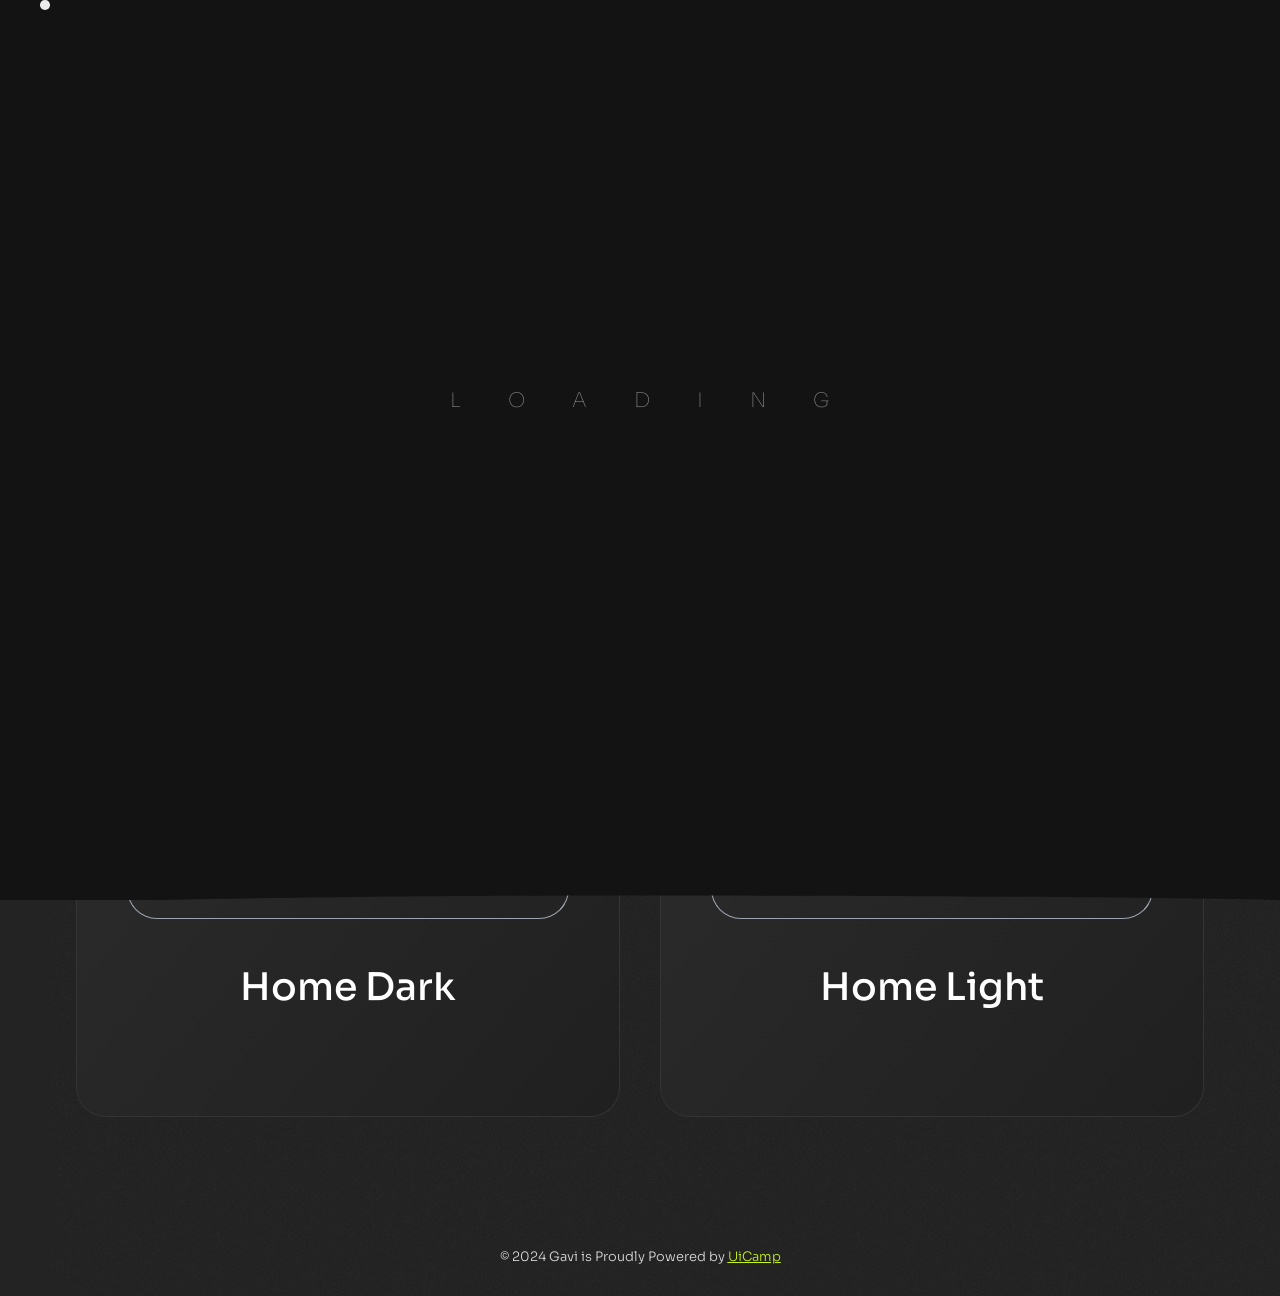
<file: index.html>
<!DOCTYPE html>
<html lang="zxx">
  <head>
    <!-- Metas -->
    <meta charset="utf-8" />
    <meta http-equiv="X-UA-Compatible" content="IE=edge" />
    <meta
      name="viewport"
      content="width=device-width, initial-scale=1, maximum-scale=1"
    />
    <meta
      name="keywords"
      content="HTML5 Template Gavi Multi-Purpose themeforest"
    />
    <meta name="description" content="Gavi - Multi-Purpose HTML5 Template" />
    <meta name="author" content="" />

    <!-- Title  -->
    <title>Gavi</title>

    <!-- Favicon -->
    <link rel="shortcut icon" href="dark/assets/imgs/favicon.ico" />

    <!-- Google Fonts -->
    <link
      href="https://fonts.googleapis.com/css?family=Poppins:100,200,300,400,500,600,700,800,900&display=swap"
      rel="stylesheet"
    />
    <link
      href="https://fonts.googleapis.com/css2?family=Sora:wght@100;200;300;400;500;600;700;800&display=swap"
      rel="stylesheet"
    />
    <link
      href="https://fonts.googleapis.com/css2?family=Space+Grotesk:wght@300;400;500;600;700&display=swap"
      rel="stylesheet"
    />

    <link rel="stylesheet" href="dark/assets/css/plugins.css" />
    <link href="./main.css" rel="stylesheet" />

    <style>
      .custom-width {
        width: calc(100% + 80px);
      }
    </style>
  </head>

  <body class="bg-sub_dark text-[14px] lg:px-[40px]" data-scroll-index="0">
    <div
      class="loader-wrap fixed inset-0 flex items-center justify-center z-50 overflow-hidden bg-transparent"
    >
      <svg
        class="absolute w-screen h-screen fill-current text-[#131313]"
        viewBox="0 0 1000 1000"
        preserveAspectRatio="none"
      >
        <path id="svg" d="M0,1005S175,995,500,995s500,5,500,5V0H0Z"></path>
      </svg>

      <div
        class="loader-wrap-heading relative z-20 text-xl font-thin tracking-wider uppercase"
      >
        <div class="load-text">
          <span class="inline-block animate-loading mx-[20px]">L</span>
          <span
            style="animation-delay: 0.1s"
            class="inline-block animate-loading mx-[20px]"
            >o</span
          >
          <span
            style="animation-delay: 0.2s"
            class="inline-block animate-loading mx-[20px]"
            >a</span
          >
          <span
            style="animation-delay: 0.3s"
            class="inline-block animate-loading mx-[20px]"
            >d</span
          >
          <span
            style="animation-delay: 0.4s"
            class="inline-block animate-loading mx-[20px]"
            >i</span
          >
          <span
            style="animation-delay: 0.5s"
            class="inline-block animate-loading mx-[20px]"
            >n</span
          >
          <span
            style="animation-delay: 0.6s"
            class="inline-block animate-loading mx-[20px]"
            >g</span
          >
        </div>
      </div>
    </div>

    <div class="cursor"></div>
    <div class="progress-wrap cursor-pointer">
      <svg
        class="progress-circle svg-content"
        width="100%"
        height="100%"
        viewBox="-1 -1 102 102"
      >
        <path d="M50,1 a49,49 0 0,1 0,98 a49,49 0 0,1 0,-98" />
      </svg>
    </div>

    <div
      class="lines fixed inset-0 !w-full h-screen flex z-[-1] pointer-events-none"
    >
      <span
        class="h-full !w-[10%] mx-[5%] border-r border-l border-white border-opacity-5 border-dashed"
      ></span>
      <span
        class="h-full !w-[10%] mx-[5%] border-r border-l border-white border-opacity-5 border-dashed"
      ></span>
      <span
        class="h-full !w-[10%] mx-[5%] border-r border-l border-white border-opacity-5 border-dashed"
      ></span>
      <span
        class="h-full !w-[10%] mx-[5%] border-r border-l border-white border-opacity-5 border-dashed"
      ></span>
      <span
        class="h-full !w-[10%] mx-[5%] border-r border-l border-white border-opacity-5 border-dashed"
      ></span>
    </div>

    <div class="flex justify-center pt-[30px] pb-[30px]">
      <div
        class="w-full mx-auto xxl:max-w-[1280px] xl:max-w-[1140px] lg:max-w-[1024px] md:max-w-[768px] sm:max-w-[640px] mx-auto px-[3px]"
      >
        <div class="flex justify-between">
          <div class="px-[15px] flex justify-center items-center">
            <a href="#0" class="w-[60px]">
              <img src="dark/assets/imgs/logo-light.png" alt="" />
            </a>
          </div>
          <div class="px-[15px] lg:flex justify-center items-center hidden">
            <div class="w-full">
              <div class="flex justify-end">
                <a
                  href="#0"
                  class="text-[#fff] text-[14px] font-[400] border border-[#fff] rounded hover:text-[#1d1d1d] hover:bg-[#fff] py-[14px] px-[35px] transition-all duration-500 ease-in-out"
                >
                  <span>By Now</span>
                </a>
              </div>
            </div>
          </div>
        </div>
      </div>
    </div>

    <section class="py-[100px]">
      <div
        class="w-full mx-auto xxl:max-w-[1280px] xl:max-w-[1140px] lg:max-w-[1024px] md:max-w-[768px] sm:max-w-[640px] mx-auto px-[3px]"
      >
        <div class="sec-head mb-[80px]">
          <div class="flex justify-center">
            <div class="px-[15px] lg:w-[75%] w-full">
              <div class="text-center">
                <h1 class="text-[70px] mb-[15px] font-[500]">GAVI</h1>
                <h4 class="font-[500] lg:text-[28px] text-[20px]">
                  Creative Personal
                  <span class="text-main">Portfolio</span> Template
                </h4>
              </div>
            </div>
          </div>
        </div>

        <div
          class="w-full mx-[-25px] mx-auto xxl:max-w-[1280px] xl:max-w-[1140px] lg:max-w-[1024px] md:max-w-[768px] sm:max-w-[640px] mx-auto px-[3px] grid md:grid-cols-2 md:grid-cols-1 item-canter justify-center gap-10"
        >
          <div
            class="card-item px-[25px] bg-dark border border-[#ffffff1a] rounded-30 py-[100px] px-[15px] md:px-[40px] lg:px-[50px] relative mt-[40px]"
          >
            <div class="relative p-[40px] z-3 mt-[40px]">
              <div
                class="border border-[#aaa] rounded-t-md rounded-b-none overflow-hidden"
              >
                <a class="z-3" href="dark/home.html" target="_blank">
                  <img src="demos/1.png" alt="" />
                </a>
              </div>
              <div
                class="custom-width ml-[-40px] h-[30px] border border-gray-400 rounded-b-full z-3"
              ></div>
            </div>
            <div class="text-center z-3">
              <h3 class="font-[500] md:text-[38px] sm:text-[24px]">
                Home Dark
              </h3>
            </div>
          </div>
          <div
            class="card-item px-[25px] bg-dark border border-[#ffffff1a] rounded-30 py-[100px] px-[15px] md:px-[40px] lg:px-[50px] relative mt-[40px]"
          >
            <div class="relative p-[40px] z-3 mt-[40px]">
              <div
                class="border border-[#aaa] rounded-t-md rounded-b-none overflow-hidden"
              >
                <a href="light/home.html" target="_blank">
                  <img src="demos/2.png" alt="" />
                </a>
              </div>
              <div
                class="custom-width ml-[-40px] h-[30px] border border-gray-400 rounded-b-full z-3"
              ></div>
            </div>
            <div class="text-center z-3">
              <h3 class="font-[500] md:text-[38px] sm:text-[24px]">
                Home Light
              </h3>
            </div>
          </div>
        </div>
      </div>
    </section>

    <!-- ==================== End landing ==================== -->

    <!-- ==================== Start Footer ==================== -->

    <footer class="pb-[30px] pt-[30px]">
      <div class="w-full">
        <div class="w-full">
          <div class="col-12 px-[30px] w-full">
            <div class="text-center">
              <p class="text-[13px] text-[#ddd] font-[300]">
                © 2024 Gavi is Proudly Powered by
                <span class="underline text-main"
                  ><a href="https://themeforest.net/user/UiCamp" target="_blank"
                    >UiCamp</a
                  ></span
                >
              </p>
            </div>
          </div>
        </div>
      </div>
    </footer>

    <!-- ==================== End Footer ==================== -->

    <!-- jQuery -->
    <script src="dark/assets/js/jquery-3.6.0.min.js"></script>
    <script src="dark/assets/js/jquery-migrate-3.4.0.min.js"></script>

    <!-- plugins -->
    <script src="dark/assets/js/plugins.js"></script>

    <script src="dark/assets/js/ScrollTrigger.min.js"></script>
    <link rel="stylesheet" href="dark/assets/css/style.css" />

    <!-- custom scripts -->
    <script src="dark/assets/js/scripts.js"></script>
  </body>
</html>
</file>
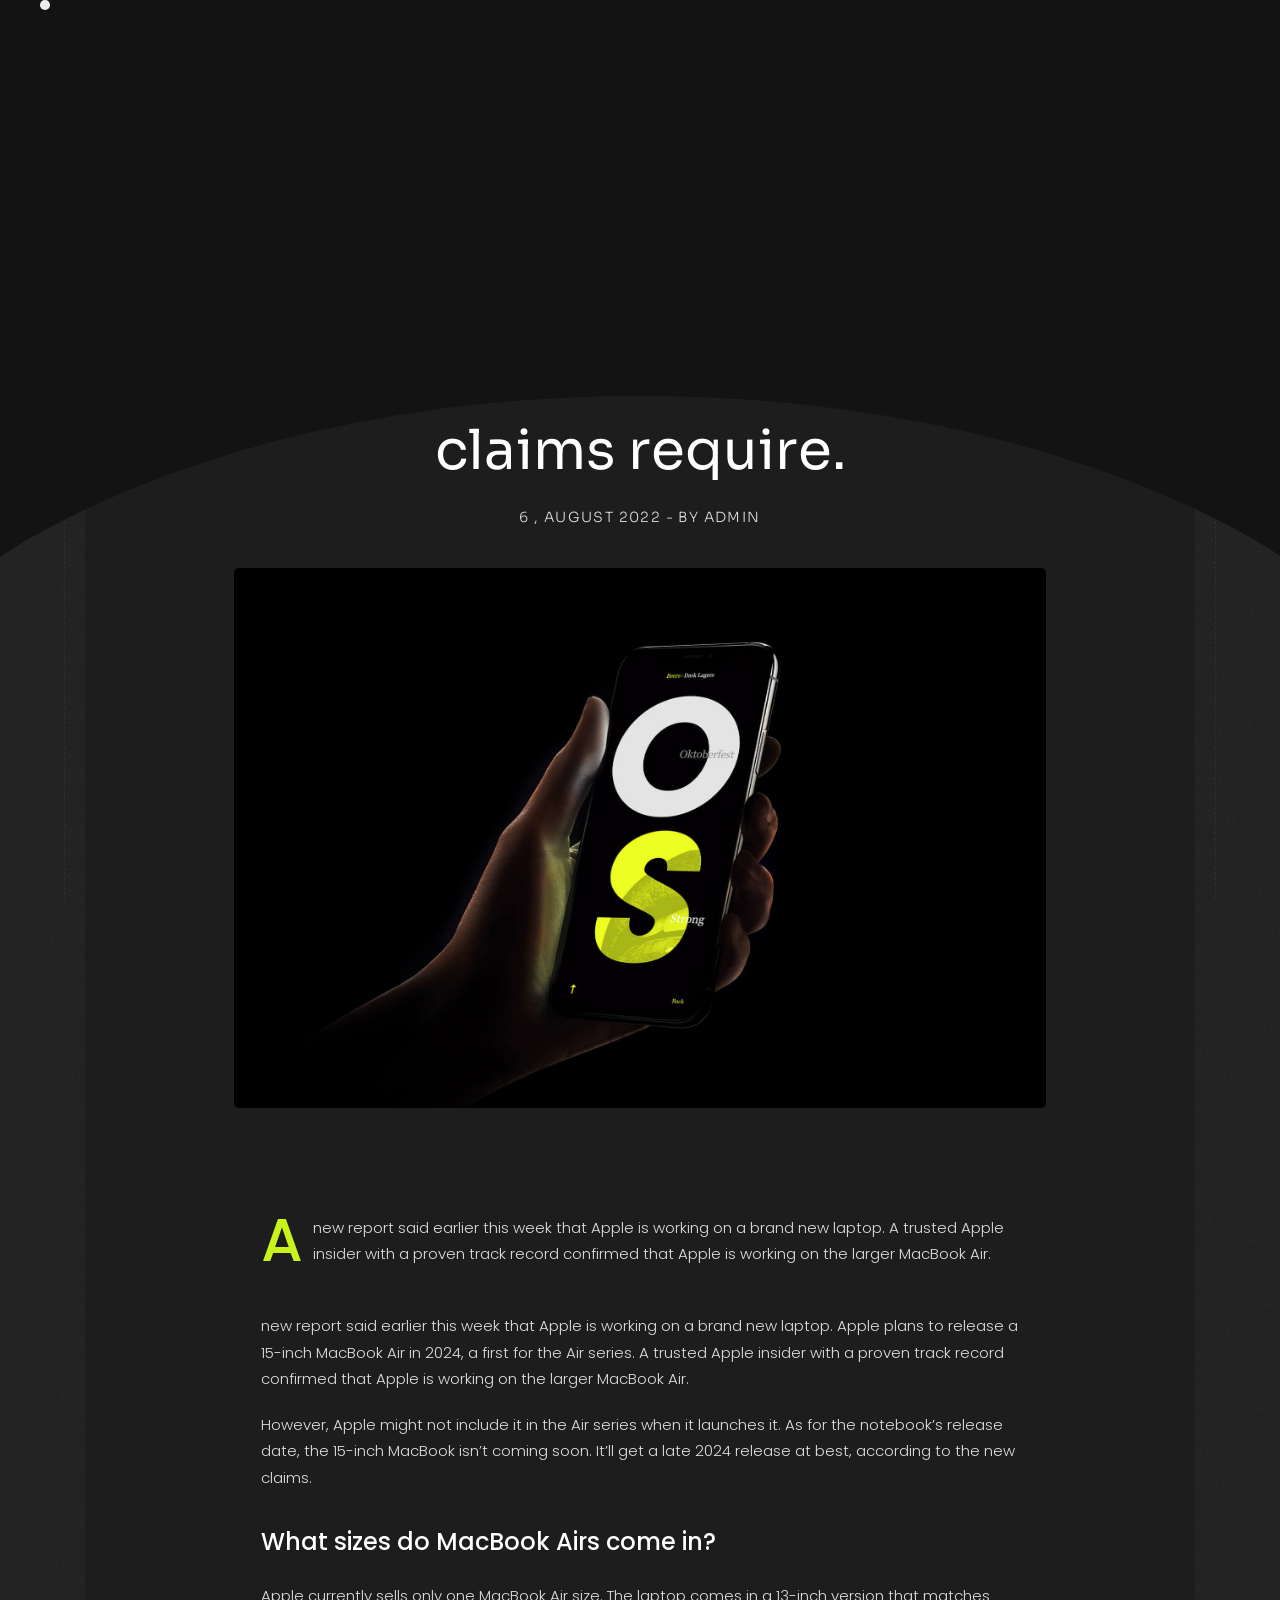
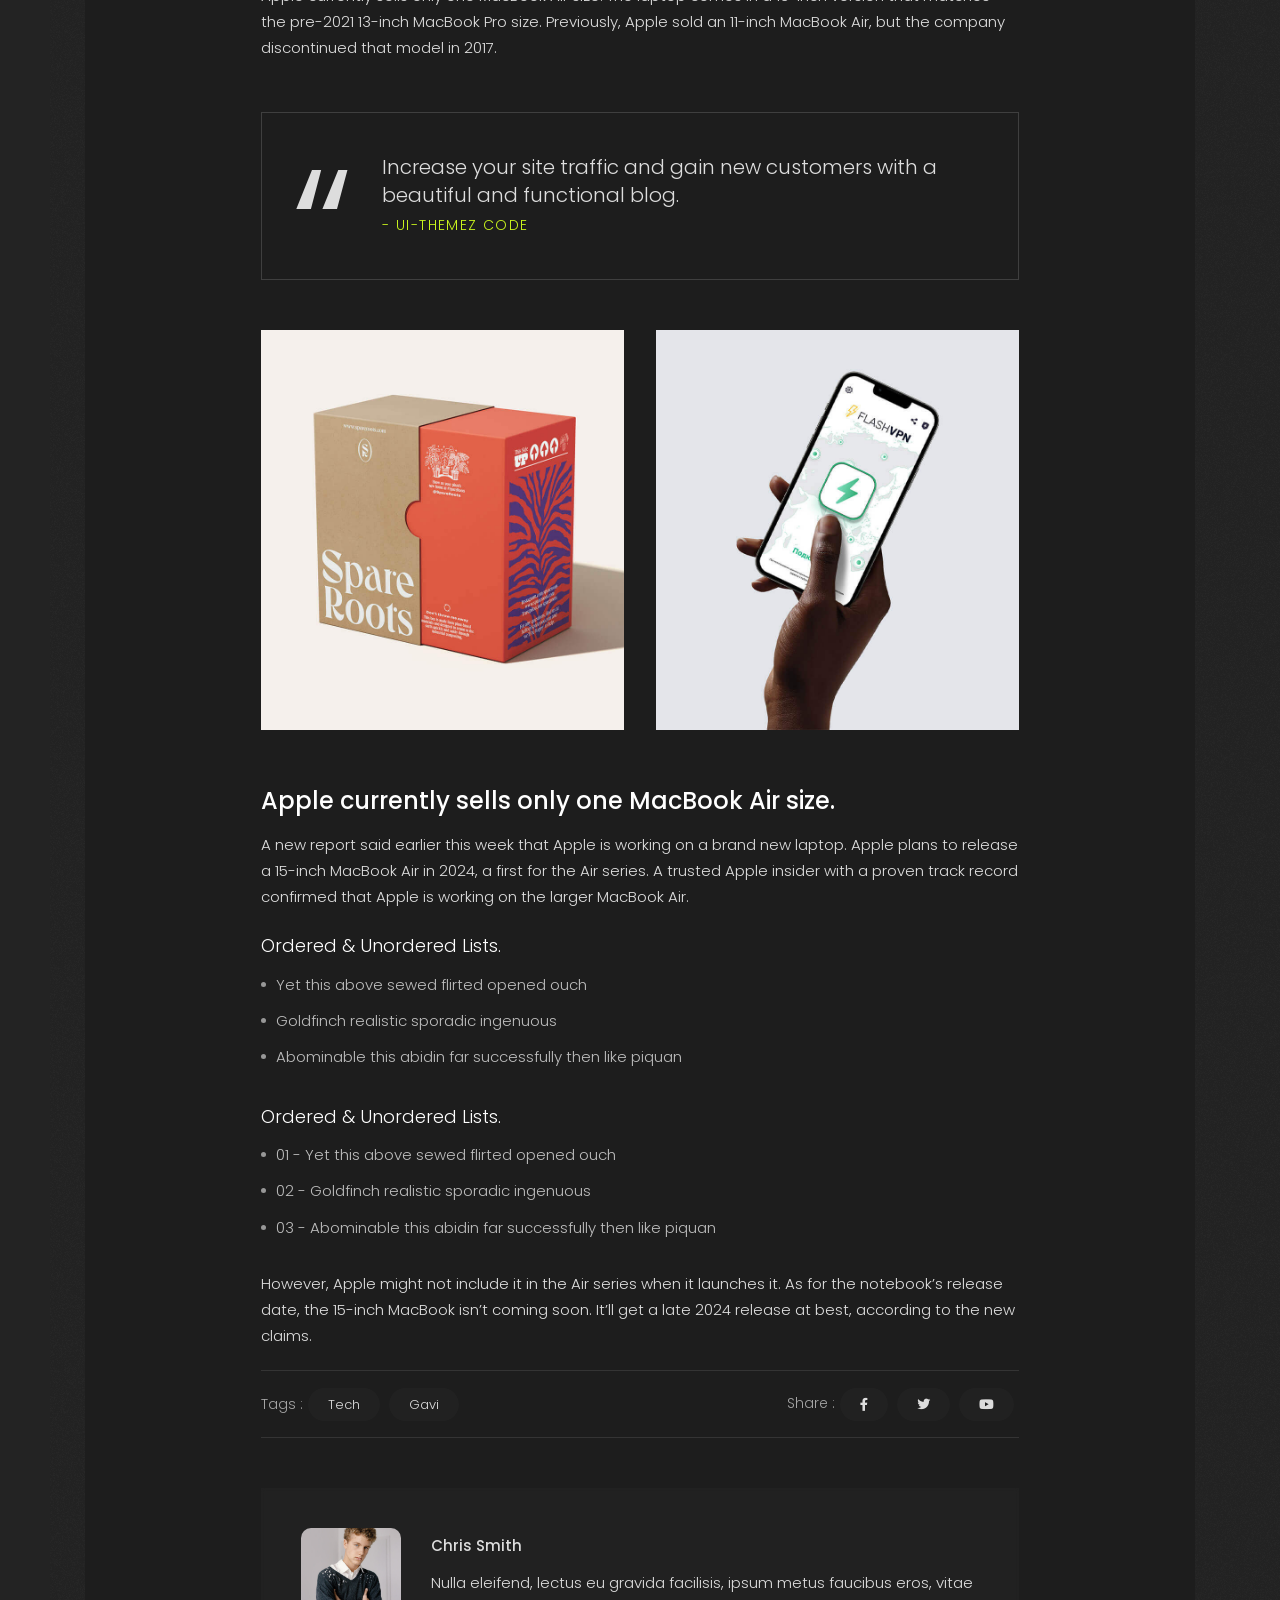
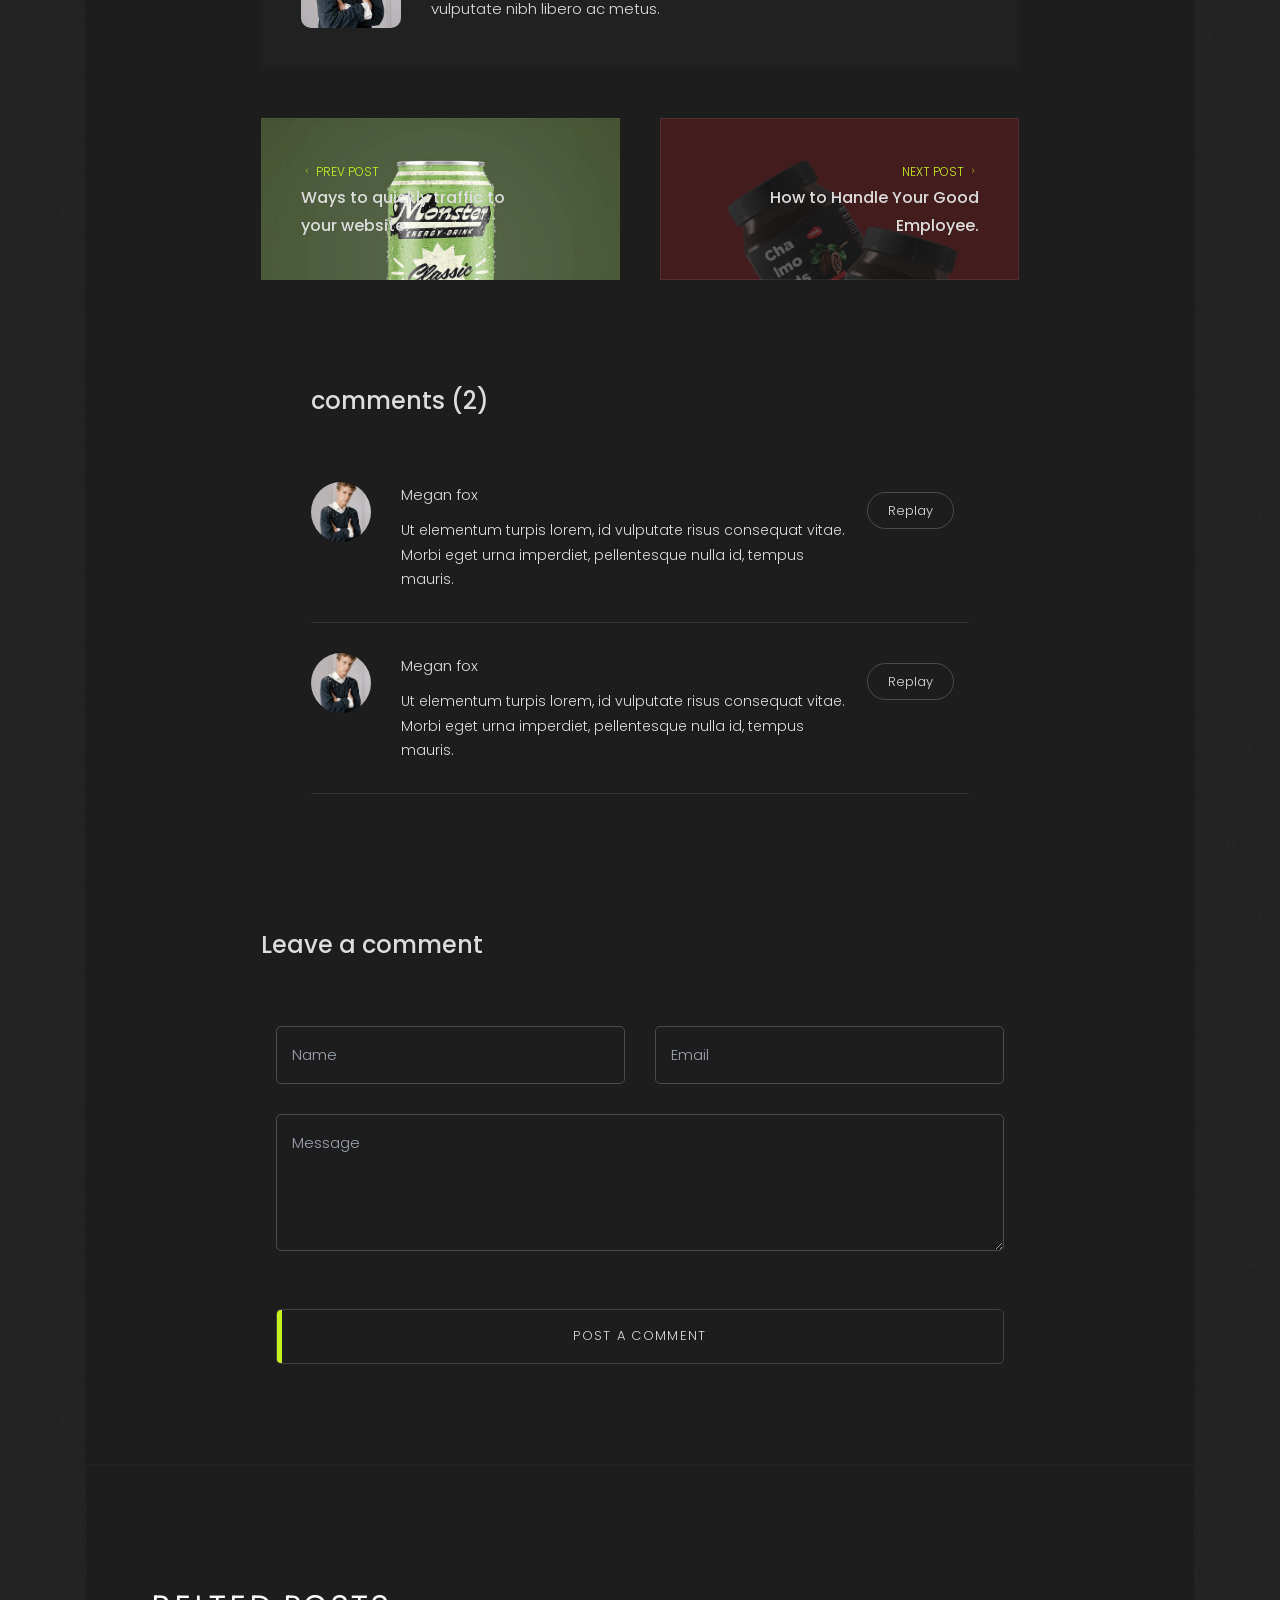
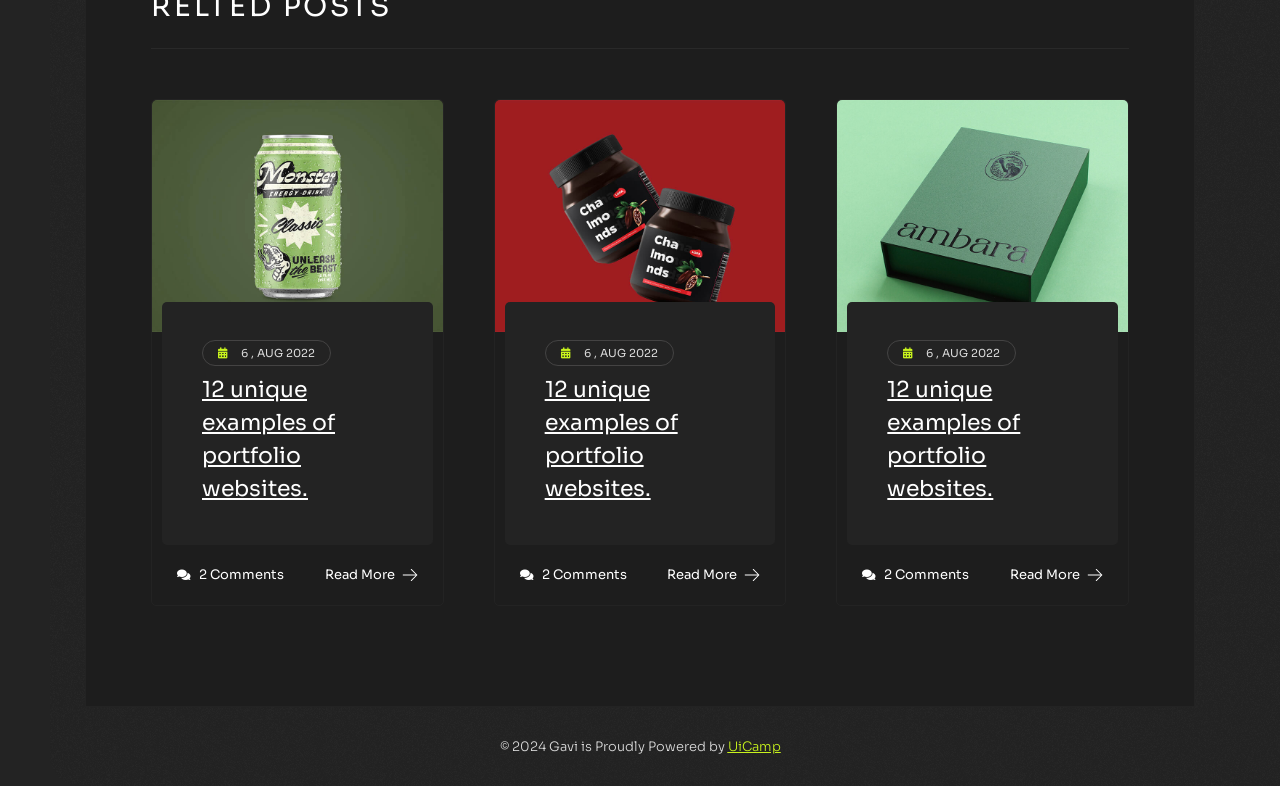
<file: dark/blog-details.html>
<!DOCTYPE html>
<html lang="zxx">
  <head>
    <!-- Metas -->
    <meta charset="utf-8" />
    <meta http-equiv="X-UA-Compatible" content="IE=edge" />
    <meta
      name="viewport"
      content="width=device-width, initial-scale=1, maximum-scale=1"
    />
    <meta
      name="keywords"
      content="HTML5 Template Gavi Multi-Purpose themeforest"
    />
    <meta name="description" content="Gavi - Multi-Purpose HTML5 Template" />
    <meta name="author" content="" />

    <!-- Title  -->
    <title>Gavi</title>

    <!-- Favicon -->
    <link rel="shortcut icon" href="assets/imgs/favicon.ico" />

    <!-- Google Fonts -->
    <link
      href="https://fonts.googleapis.com/css?family=Poppins:100,200,300,400,500,600,700,800,900&display=swap"
      rel="stylesheet"
    />
    <link
      href="https://fonts.googleapis.com/css2?family=Sora:wght@100;200;300;400;500;600;700;800&display=swap"
      rel="stylesheet"
    />
    <link
      href="https://fonts.googleapis.com/css2?family=Space+Grotesk:wght@300;400;500;600;700&display=swap"
      rel="stylesheet"
    />

    <!-- Plugins -->
    <link rel="stylesheet" href="assets/css/plugins.css" />
    <link href="../main.css" rel="stylesheet" />
  </head>

  <body class="bg-sub_dark text-[14px] lg:px-[40px]">
    <div
      class="loader-wrap fixed inset-0 flex items-center justify-center z-50 overflow-hidden bg-transparent"
    >
      <svg
        class="absolute w-screen h-screen fill-current text-[#131313]"
        viewBox="0 0 1000 1000"
        preserveAspectRatio="none"
      >
        <path id="svg" d="M0,1005S175,995,500,995s500,5,500,5V0H0Z"></path>
      </svg>

      <div
        class="loader-wrap-heading relative z-20 text-xl font-thin tracking-wider uppercase"
      >
        <div class="load-text">
          <span class="inline-block animate-loading mx-[20px]">L</span>
          <span
            style="animation-delay: 0.1s"
            class="inline-block animate-loading mx-[20px]"
            >o</span
          >
          <span
            style="animation-delay: 0.2s"
            class="inline-block animate-loading mx-[20px]"
            >a</span
          >
          <span
            style="animation-delay: 0.3s"
            class="inline-block animate-loading mx-[20px]"
            >d</span
          >
          <span
            style="animation-delay: 0.4s"
            class="inline-block animate-loading mx-[20px]"
            >i</span
          >
          <span
            style="animation-delay: 0.5s"
            class="inline-block animate-loading mx-[20px]"
            >n</span
          >
          <span
            style="animation-delay: 0.6s"
            class="inline-block animate-loading mx-[20px]"
            >g</span
          >
        </div>
      </div>
    </div>

    <div class="cursor"></div>
    <div class="progress-wrap cursor-pointer">
      <svg
        class="progress-circle svg-content"
        width="100%"
        height="100%"
        viewBox="-1 -1 102 102"
      >
        <path d="M50,1 a49,49 0 0,1 0,98 a49,49 0 0,1 0,-98" />
      </svg>
    </div>

    <div
      class="lines fixed inset-0 !w-full h-screen flex z-[-1] pointer-events-none"
    >
      <span
        class="h-full !w-[10%] mx-[5%] border-r border-l border-white border-opacity-5 border-dashed"
      ></span>
      <span
        class="h-full !w-[10%] mx-[5%] border-r border-l border-white border-opacity-5 border-dashed"
      ></span>
      <span
        class="h-full !w-[10%] mx-[5%] border-r border-l border-white border-opacity-5 border-dashed"
      ></span>
      <span
        class="h-full !w-[10%] mx-[5%] border-r border-l border-white border-opacity-5 border-dashed"
      ></span>
      <span
        class="h-full !w-[10%] mx-[5%] border-r border-l border-white border-opacity-5 border-dashed"
      ></span>
    </div>

    <div class="nav-top pt-[30px] pb-[30px] relative z-10">
      <div
        class="container py-[6px] relative w-full mx-auto xxl:max-w-[1280px] xl:max-w-[1140px] lg:max-w-[1024px] md:max-w-[768px] sm:max-w-[640px] mx-auto px-[3px]"
      >
        <div class="grid md:grid-cols-12 grid-cols-1">
          <div class="md:col-span-4 col-span-1 px-[15px] flex items-center">
            <a href="#0" class="logo icon-img-60 w-[60px]">
              <img src="assets/imgs/logo-light.png" alt="" />
            </a>
          </div>
          <div class="col-span-1 md:col-span-8 px-[15px]">
            <div class="relative navbar hidden lg:!block">
              <div
                class="row flex flex-col lg:flex-row justify-center lg:justify-end rest"
              >
                <div class="relative">
                  <!-- navbar links -->
                  <ul
                    class="navbar-nav absolute lg:relative py-[40px] lg:py-[0px] border-b-[2px] border-[#ffffff33] bottom-[-300px] lg:bottom-[0px] w-full text-[18px] left-0 lg:relative lg:border-none lg:mt-0 bg-dark lg:bg-transparent flex flex-col gap-y-[4px] lg:gap-y-0 justify-center text-center lg:flex-row lg:justify-normal uppercase lg:text-[13px] lg:font-[300] lg:w-auto"
                  >
                    <li class="nav-item px-[15px] py-[10]">
                      <a href="home.html"><span>Home</span></a>
                    </li>
                    <li class="nav-item px-[15px] py-[10]">
                      <a href="home.html"><span>Services</span></a>
                    </li>
                    <li class="nav-item px-[15px] py-[10]">
                      <a href="home.html"><span>About</span></a>
                    </li>
                    <li class="nav-item px-[15px] py-[10]">
                      <a href="home.html"><span>Portfolio</span></a>
                    </li>
                    <li class="nav-item px-[15px] py-[10]">
                      <a href="home.html"><span>Price</span></a>
                    </li>
                    <li class="nav-item px-[15px] py-[10]">
                      <a href="home.html"><span>Contact</span></a>
                    </li>
                    <li class="nav-item px-[15px] py-[10]">
                      <a href="home.html"><span>Blog</span></a>
                    </li>
                  </ul>
                </div>
              </div>
            </div>
          </div>
        </div>
        <div
          class="nav-butn absolute top-[0] right-[15px] text-[25px] cursor-pointer lg:hidden block"
        >
          <span class="pe-7s-menu"></span>
        </div>
      </div>
    </div>
    <!-- ==================== End Navbar ==================== -->

    <main
      class="container w-full mx-auto xxl:max-w-[1280px] xl:max-w-[1140px] lg:max-w-[1024px] md:max-w-[768px] sm:max-w-[640px] mx-auto px-[15px]"
    >
      <!-- ==================== Start project ==================== -->

      <section
        class="sec-box main-post section-padding bg-dark rounded-t-[15px] py-[100px] px-[15px] md:px-[40px] lg:px-[50px]"
      >
        <div class="row flex justify-center">
          <div class="col-lg-10 px-[15px] md:w-[83.33%] w-full">
            <div class="caption text-center">
              <div class="gat">
                <a
                  class="px-[25px] py-[8px] border-[1px] border-[solid] border-[#ffffff33] rounded-[30px] bg-[#ffffff05] backdrop-filter backdrop-blur-[1px] text-[12px] uppercase tracking-[1px] mx-[2px] my-[0]"
                  href="#0"
                  ><span>Web Design</span></a
                >
                <a
                  class="px-[25px] py-[8px] border-[1px] border-[solid] border-[#ffffff33] rounded-[30px] bg-[#ffffff05] backdrop-filter backdrop-blur-[1px] text-[12px] uppercase tracking-[1px] mx-[2px] my-[0]"
                  href="#0"
                  ><span>Envato</span></a
                >
              </div>
              <h1 class="md:text-[55px] text-[25px] mt-[30px]">
                Network of wormholes colonies extraordinary claims require.
              </h1>
              <p
                class="sub-title text-[14px] uppercase tracking-widest font-[300] text-[#ddd] mt-[15px]"
              >
                6 , August 2022 - By Admin
              </p>
            </div>
            <div class="main-img mb-[80px] mt-[40px] h-[540px] overflow-hidden">
              <img
                src="assets/imgs/blog/m.jpg"
                alt=""
                class="rounded-[5px] w-full h-full object-cover object-center"
              />
            </div>
          </div>
        </div>
        <div class="row flex justify-center">
          <div class="col-lg-9 md:w-[75%] w-full">
            <div
              class="cont leading-[1.75] text-[15px] font-light font-['Poppins',_sans-serif] text-[#ddd] m-0"
            >
              <div class="text mb-[20px]">
                <div class="flex items-center mb-[20px]">
                  <span
                    class="text-[60px] font-[500] text-main mr-[10px] none md:inline-block"
                    >A</span
                  >
                  <p>
                    new report said earlier this week that Apple is working on a
                    brand new laptop. A trusted Apple insider with a proven
                    track record confirmed that Apple is working on the larger
                    MacBook Air.
                  </p>
                </div>
                <p>
                  new report said earlier this week that Apple is working on a
                  brand new laptop. Apple plans to release a 15-inch MacBook Air
                  in 2024, a first for the Air series. A trusted Apple insider
                  with a proven track record confirmed that Apple is working on
                  the larger MacBook Air.
                </p>
              </div>
              <div class="text">
                <p>
                  However, Apple might not include it in the Air series when it
                  launches it. As for the notebook’s release date, the 15-inch
                  MacBook isn’t coming soon. It’ll get a late 2024 release at
                  best, according to the new claims.
                </p>
              </div>
              <div class="title mt-[30px]">
                <h5 class="font-[500] md:text-[24px] text-[18px] text-[#fff]">
                  What sizes do MacBook Airs come in?
                </h5>
              </div>
              <div class="text mt-[20px]">
                <p>
                  Apple currently sells only one MacBook Air size. The laptop
                  comes in a 13-inch version that matches the pre-2021 13-inch
                  MacBook Pro size. Previously, Apple sold an 11-inch MacBook
                  Air, but the company discontinued that model in 2017.
                </p>
              </div>
              <div
                class="post-qoute relative p-[40px] pl-[120px] border-[1px] border border-[#ffffff26] mt-[50px] before:content-['“'] before:absolute before:top-[120px] before:left-[30px] before:text-[180px] before:font-[Poppins] before:leading-[0]"
              >
                <h6
                  class="line-height-28 leading-[28px] text-[18px] md:text-[20px]"
                >
                  <span class="inline-block"
                    >Increase your site traffic and gain new customers with a
                    beautiful and functional blog.</span
                  >
                  <span
                    class="sub-title text-[14px] font-[300] uppercase tracking-widest text-main mt-[20px] mb-0"
                  >
                    - Ui-ThemeZ Code</span
                  >
                </h6>
              </div>
              <div class="mb-[50px] mt-[50px]">
                <div class="flex sm:flex-row flex-col gap-8">
                  <div class="flex-1 col-6">
                    <div class="iner-img h-[400px] sm-mb30">
                      <img
                        class="w-full h-full object-cover object-center"
                        src="assets/imgs/blog/b1.jpg"
                        alt=""
                      />
                    </div>
                  </div>
                  <div class="flex-1 col-6">
                    <div class="iner-img h-[400px]">
                      <img
                        class="w-full h-full object-cover object-center"
                        src="assets/imgs/blog/b2.jpg"
                        alt=""
                      />
                    </div>
                  </div>
                </div>
              </div>
              <div class="title mb-[10px]">
                <h5 class="font-[500] text-[18px] md:text-[24px] text-[#fff]">
                  Apple currently sells only one MacBook Air size.
                </h5>
              </div>
              <div class="text mb-[20px]">
                <p>
                  A new report said earlier this week that Apple is working on a
                  brand new laptop. Apple plans to release a 15-inch MacBook Air
                  in 2024, a first for the Air series. A trusted Apple insider
                  with a proven track record confirmed that Apple is working on
                  the larger MacBook Air.
                </p>
              </div>
              <div class="unorder-list mb-[30px] text-[#fff]">
                <h6 class="mb-[10px] text-[15px] md:text-[18px]">
                  Ordered & Unordered Lists.
                </h6>
                <ul class="rest">
                  <li
                    class="mt-[10px] opacity-70 pl-[15px] relative after:content-[''] after:w-[5px] after:h-[5px] after:rounded-[50%] after:bg-[#ccc] after:absolute after:left-[0] after:top-[10px]"
                  >
                    Yet this above sewed flirted opened ouch
                  </li>
                  <li
                    class="mt-[10px] opacity-70 pl-[15px] relative after:content-[''] after:w-[5px] after:h-[5px] after:rounded-[50%] after:bg-[#ccc] after:absolute after:left-[0] after:top-[10px]"
                  >
                    Goldfinch realistic sporadic ingenuous
                  </li>
                  <li
                    class="mt-[10px] opacity-70 pl-[15px] relative after:content-[''] after:w-[5px] after:h-[5px] after:rounded-[50%] after:bg-[#ccc] after:absolute after:left-[0] after:top-[10px]"
                  >
                    Abominable this abidin far successfully then like piquan
                  </li>
                </ul>
              </div>
              <div class="order-list mb-[30px] text-[#fff]">
                <h6 class="mb-[10px] text-[15px] md:text-[18px] text-[#fff]">
                  Ordered & Unordered Lists.
                </h6>
                <ul class="rest">
                  <li
                    class="mt-[10px] opacity-70 pl-[15px] relative after:content-[''] after:w-[5px] after:h-[5px] after:rounded-[50%] after:bg-[#ccc] after:absolute after:left-[0] after:top-[10px]"
                  >
                    <span>01 -</span> Yet this above sewed flirted opened ouch
                  </li>
                  <li
                    class="mt-[10px] opacity-70 pl-[15px] relative after:content-[''] after:w-[5px] after:h-[5px] after:rounded-[50%] after:bg-[#ccc] after:absolute after:left-[0] after:top-[10px]"
                  >
                    <span>02 -</span> Goldfinch realistic sporadic ingenuous
                  </li>
                  <li
                    class="mt-[10px] opacity-70 pl-[15px] relative after:content-[''] after:w-[5px] after:h-[5px] after:rounded-[50%] after:bg-[#ccc] after:absolute after:left-[0] after:top-[10px]"
                  >
                    <span>03 -</span> Abominable this abidin far successfully
                    then like piquan
                  </li>
                </ul>
              </div>
              <div class="text">
                <p>
                  However, Apple might not include it in the Air series when it
                  launches it. As for the notebook’s release date, the 15-inch
                  MacBook isn’t coming soon. It’ll get a late 2024 release at
                  best, according to the new claims.
                </p>
              </div>

              <div
                class="info-area flex mt-[20px] pb-[20px] pt-[20px] border-t border-[#ffffff1a] border-b"
              >
                <div>
                  <div class="tags flex">
                    <div class="valign">
                      <span class="text-[14px] mr-[5px] opacity-70"
                        >Tags :</span
                      >
                    </div>
                    <div>
                      <a
                        class="px-[20px] py-[7px] text-[13px] bg-[#ffffff05] rounded-[30px] mr-[5px] [transition:all_0.4s] hover:bg-main hover:text-dark"
                        href="#"
                        >Tech</a
                      >
                      <a
                        class="px-[20px] py-[7px] text-[13px] bg-[#ffffff05] rounded-[30px] mr-[5px] [transition:all_0.4s] hover:bg-main hover:text-dark"
                        href="#"
                        >Gavi</a
                      >
                    </div>
                  </div>
                </div>
                <div class="ml-auto">
                  <div class="share-icon flex">
                    <div class="flex items-center justify-center">
                      <span class="text-[14px] mr-[5px] opacity-70"
                        >Share :</span
                      >
                    </div>
                    <div>
                      <a
                        class="px-[20px] py-[7px] text-[13px] bg-[#ffffff05] rounded-[30px] mr-[5px] [transition:all_0.4s] hover:bg-main hover:text-dark"
                        href="https://www.facebook.com/"
                        ><i class="fab fa-facebook-f"></i
                      ></a>
                      <a
                        class="px-[20px] py-[7px] text-[13px] bg-[#ffffff05] rounded-[30px] mr-[5px] [transition:all_0.4s] hover:bg-main hover:text-dark"
                        href="https://www.twitter.com/"
                        ><i class="fab fa-twitter"></i
                      ></a>
                      <a
                        class="px-[20px] py-[7px] text-[13px] bg-[#ffffff05] rounded-[30px] mr-[5px] [transition:all_0.4s] hover:bg-main hover:text-dark"
                        href="https://www.youtube.com/"
                        ><i class="fab fa-youtube"></i
                      ></a>
                    </div>
                  </div>
                </div>
              </div>

              <div
                class="p-[40px] bg-[#ffffff05] backdrop-filter backdrop-blur-[2px] mt-[50px]"
              >
                <div class="flex">
                  <div class="author-img mr-[30px]">
                    <div
                      class="img w-[100px] h-[100px] rounded-[10px] overflow-hidden"
                    >
                      <img
                        src="assets/imgs/blog/author1.jpg"
                        alt=""
                        class="circle-img w-full h-full object-cover object-center"
                      />
                    </div>
                  </div>
                  <div class="cont flex items-center justify-center">
                    <div class="w-full">
                      <h6 class="font-[500] mb-[10px]">Chris Smith</h6>
                      <p
                        class="leading-[1.75] text-[15px] font-light font-['Poppins',_sans-serif] text-[#ddd] m-0"
                      >
                        Nulla eleifend, lectus eu gravida facilisis, ipsum metus
                        faucibus eros, vitae vulputate nibh libero ac metus.
                      </p>
                    </div>
                  </div>
                </div>
              </div>

              <div class="next-prv-post flex gap-[40px] mt-[50px]">
                <div
                  class="thumb-post w-full p-[40px] relative overflow-hidden bg-img bg-cover bg-no-repeat after:content-[''] after:bg-[#1d1d1d] after:z-[-10] after:absolute after:top-[0] after:left-[0] after:right-[0] after:bottom-[0] after:border-[1px] after:border-[solid] after:border-[#ffffff1a] after:opacity-70 after:[transition:all_0.4s]"
                  data-background="assets/imgs/blog/1.jpg"
                >
                  <a href="blog-details.html">
                    <span
                      class="text-[12px] text-u uppercase ls1 leading-[1] text-main mb-[15px]"
                      ><i class="pe-7s-angle-left"></i> Prev Post</span
                    >
                    <h6 class="font-[500] text-[16px]">
                      Ways to quickly traffic to <br />
                      your website.
                    </h6>
                  </a>
                </div>
                <div
                  class="thumb-post ml-auto text-right w-full p-[40px] relative overflow-hidden bg-img bg-cover bg-no-repeat after:content-[''] after:z-[-10] after:bg-[#1d1d1d] after:absolute after:top-[0] after:left-[0] after:right-[0] after:bottom-[0] after:border-[1px] after:border-[solid] after:border-[#ffffff1a] after:opacity-[70%] after:[transition:all_0.4s] z-10"
                  data-background="assets/imgs/blog/2.jpg"
                >
                  <a href="blog-details.html">
                    <span
                      class="text-[12px] text-u uppercase ls1 leading-[1] text-main mb-[15px]"
                      >Next Post <i class="pe-7s-angle-right"></i
                    ></span>
                    <h6 class="font-[500] text-[16px]">
                      How to Handle Your Good Employee.
                    </h6>
                  </a>
                </div>
              </div>

              <div
                class="comments-post section-padding py-[100px] px-[3px] md:px-[40px] lg:px-[50px]"
              >
                <div class="sec-head mb-[60px]">
                  <h5 class="text-[18px] md:text-[24px] font-[500]">
                    comments (2)
                  </h5>
                </div>
                <div
                  class="item-box relative bord-thin-bottom border-b border-[#ffffff1a] pb-[30px] mb-[30px]"
                >
                  <div class="flex md:flex-row flex-col">
                    <div class="user-img mb-[15px] mr-[30px]">
                      <div
                        class="img circle-60 w-[60px] h-[60px] rounded-full line-height-1 overflow-hidden"
                      >
                        <img
                          src="assets/imgs/blog/author1.jpg"
                          alt=""
                          class="circle-img w-full h-full object-cover object-center"
                        />
                      </div>
                    </div>
                    <div class="cont">
                      <h6 class="mb-[10px]">Megan fox</h6>
                      <p class="text-[14px] w-[80%]">
                        Ut elementum turpis lorem, id vulputate risus consequat
                        vitae. Morbi eget urna imperdiet, pellentesque nulla id,
                        tempus mauris.
                      </p>
                    </div>
                  </div>
                  <div class="replay-butn absolute top-[15px] right-[15px]">
                    <a
                      class="text-[13px] px-[20px] py-[8px] border-[1px] border-[solid] border-[#ffffff33] rounded-[30px] [transition:all_0.4s] hover:text-dark hover:bg-main"
                      href="#0"
                    >
                      <span>Replay</span>
                    </a>
                  </div>
                </div>
                <div
                  class="item-box relative bord-thin-bottom border-b border-[#ffffff1a] pb-[30px] mb-[30px]"
                >
                  <div class="flex md:flex-row flex-col">
                    <div class="user-img mb-[15px] mr-[30px]">
                      <div
                        class="img circle-60 w-[60px] h-[60px] rounded-full line-height-1 overflow-hidden"
                      >
                        <img
                          src="assets/imgs/blog/author1.jpg"
                          alt=""
                          class="circle-img w-full h-full object-cover object-center"
                        />
                      </div>
                    </div>
                    <div class="cont">
                      <h6 class="mb-[10px]">Megan fox</h6>
                      <p class="text-[14px] w-[80%]">
                        Ut elementum turpis lorem, id vulputate risus consequat
                        vitae. Morbi eget urna imperdiet, pellentesque nulla id,
                        tempus mauris.
                      </p>
                    </div>
                  </div>
                  <div class="replay-butn absolute top-[15px] right-[15px]">
                    <a
                      class="text-[13px] px-[20px] py-[8px] border-[1px] border-[solid] border-[#ffffff33] rounded-[30px] [transition:all_0.4s] hover:text-dark hover:bg-main"
                      href="#0"
                    >
                      <span>Replay</span>
                    </a>
                  </div>
                </div>
              </div>

              <div class="comments-from">
                <div class="sec-head mb-[60px]">
                  <h5 class="text-[18px] md:text-[24px] font-[500]">
                    Leave a comment
                  </h5>
                </div>
                <form id="contact-form" method="post" action="contact.php">
                  <div class="messages"></div>

                  <div class="controls row grid grid-cols-2">
                    <div class="col-lg-6 col-span-1 px-[15px]">
                      <div class="form-group mb-[30px]">
                        <input
                          class="w-full border-[1px] border-[solid] border-[#ffffff33] rounded-[5px] bg-transparent text-[#fff] p-[15px] [transition:all_0.4s]"
                          id="form_name"
                          type="text"
                          name="name"
                          placeholder="Name"
                          required="required"
                        />
                      </div>
                    </div>

                    <div class="col-lg-6 col-span-1 px-[15px]">
                      <div class="form-group mb-[30px]">
                        <input
                          class="w-full border-[1px] border-[solid] border-[#ffffff33] rounded-[5px] bg-transparent text-[#fff] p-[15px] [transition:all_0.4s]"
                          id="form_email"
                          type="email"
                          name="email"
                          placeholder="Email"
                          required="required"
                        />
                      </div>
                    </div>

                    <div class="col-12 col-span-2 px-[15px]">
                      <div class="form-group mb-[30px]">
                        <textarea
                          class="w-full border-[1px] border-[solid] border-[#ffffff33] rounded-[5px] bg-transparent text-[#fff] p-[15px] [transition:all_0.4s]"
                          id="form_message"
                          name="message"
                          placeholder="Message"
                          rows="4"
                          required="required"
                        ></textarea>
                      </div>
                    </div>

                    <div class="mt-[20px] px-[15px] col-span-2">
                      <button
                        class="px-[35px] w-full hover:text-dark py-[15px] bg-transparent border border-[#444343] w-full tracking-widest text-[13px] relative overflow-hidden rounded-[5px] transtion-all duration-500 uppercase after:content-[''] after:absolute after:top-0 after:left-0 after:w-[5px] after:h-full after:bg-main after:transition-all duration-500 after:duration-500 hover:after:w-full"
                        type="submit "
                      >
                        <span class="text bg-transparent relative !z-10"
                          >Post A Comment</span
                        >
                      </button>
                    </div>
                  </div>
                </form>
              </div>
            </div>
          </div>
        </div>
      </section>

      <!-- ==================== End project ==================== -->

      <!-- ==================== Start Blog ==================== -->

      <div
        class="sec-box blog section-padding bord-thin-top py-[100px] px-[15px] md:px-[40px] lg:px-[50px] bg-dark border border-t-[2px] border-sub_dark"
        data-scroll-index="6"
      >
        <div class="w-full px-[15px]">
          <div class="sec-head pb-[20px] mb-[30px]">
            <h4
              class="sub-title uppercase py-[20px] tracking-widest text-[28px] border-b border-[#ffffff0d]"
            >
              Relted Posts
            </h4>
          </div>
        </div>

        <div class="grid md:grid-cols-3 grid-cols-1 md:gap-x-5">
          <div class="col-lg-4 px-[15px]">
            <div
              class="item md-mb30 wow fadeIn border border-sub_dark rounded-[5px]"
              data-wow-delay=".2s"
            >
              <div class="img rounded-t-[5px] overflow-hidden">
                <img
                  class="w-full h-auto"
                  src="assets/imgs/blog/1.jpg"
                  alt=""
                />
              </div>
              <div class="box px-[10px]">
                <div
                  class="cont relative bg-sub_dark p-[40px] rounded-[5px] mt-[-30px] z-10"
                >
                  <span
                    class="date rounded-[30px] text-[11px] text-[#ddd] py-[5px] px-[15px] uppercase mb-[10px] border border-[#444343]"
                    ><i class="fas fa-calendar-alt mr-[10px] text-main"></i> 6 ,
                    Aug 2022</span
                  >
                  <h5 class="mt-[10px] text-[22px]">
                    <a class="underline" href="blog-details.html"
                      >12 unique examples of portfolio websites.</a
                    >
                  </h5>
                </div>
                <div
                  class="info flex items-center px-[15px] py-[20px] text-[13px]"
                >
                  <div>
                    <span
                      ><i class="fas fa-comments text-[12px] mr-[5px]"></i> 2
                      Comments</span
                    >
                  </div>
                  <div class="ml-auto">
                    <a class="flex" href="blog-details.html"
                      >Read More
                      <svg
                        class="ml-[5px]"
                        width="18"
                        height="18"
                        viewBox="0 0 18 18"
                        fill="none"
                        xmlns="http://www.w3.org/2000/svg"
                      >
                        <path
                          d="M17.2031 10.3281L11.5781 15.9531C11.535 15.9961 11.4839 16.0303 11.4276 16.0536C11.3713 16.077 11.3109 16.089 11.25 16.089C11.1891 16.089 11.1287 16.077 11.0724 16.0536C11.0161 16.0303 10.965 15.9961 10.9219 15.9531C10.8788 15.91 10.8446 15.8588 10.8213 15.8025C10.798 15.7462 10.786 15.6859 10.786 15.6249C10.786 15.564 10.798 15.5036 10.8213 15.4473C10.8446 15.391 10.8788 15.3399 10.9219 15.2968L15.7422 10.4687H3.125C3.00068 10.4687 2.88145 10.4193 2.79354 10.3314C2.70564 10.2435 2.65625 10.1242 2.65625 9.99993C2.65625 9.87561 2.70564 9.75638 2.79354 9.66847C2.88145 9.58056 3.00068 9.53118 3.125 9.53118H15.7422L10.9219 4.70305C10.8349 4.61603 10.786 4.498 10.786 4.37493C10.786 4.25186 10.8349 4.13383 10.9219 4.0468C11.0089 3.95978 11.1269 3.91089 11.25 3.91089C11.3731 3.91089 11.4911 3.95978 11.5781 4.0468L17.2031 9.6718C17.2476 9.71412 17.2829 9.76503 17.3071 9.82143C17.3313 9.87784 17.3438 9.93856 17.3438 9.99993C17.3438 10.0613 17.3313 10.122 17.3071 10.1784C17.2829 10.2348 17.2476 10.2857 17.2031 10.3281Z"
                          fill="currentColor"
                        ></path>
                      </svg>
                    </a>
                  </div>
                </div>
              </div>
            </div>
          </div>
          <div class="col-lg-4 px-[15px]">
            <div
              class="item md-mb30 wow fadeIn border border-sub_dark rounded-[5px]"
              data-wow-delay=".2s"
            >
              <div class="img rounded-t-[5px] overflow-hidden">
                <img
                  class="w-full h-auto"
                  src="assets/imgs/blog/2.jpg"
                  alt=""
                />
              </div>
              <div class="box px-[10px]">
                <div
                  class="cont relative bg-sub_dark p-[40px] rounded-[5px] mt-[-30px] z-10"
                >
                  <span
                    class="date rounded-[30px] text-[11px] text-[#ddd] py-[5px] px-[15px] uppercase mb-[10px] border border-[#444343]"
                    ><i class="fas fa-calendar-alt mr-[10px] text-main"></i> 6 ,
                    Aug 2022</span
                  >
                  <h5 class="mt-[10px] text-[22px]">
                    <a class="underline" href="blog-details.html"
                      >12 unique examples of portfolio websites.</a
                    >
                  </h5>
                </div>
                <div
                  class="info flex items-center px-[15px] py-[20px] text-[13px]"
                >
                  <div>
                    <span
                      ><i class="fas fa-comments text-[12px] mr-[5px]"></i> 2
                      Comments</span
                    >
                  </div>
                  <div class="ml-auto">
                    <a class="flex" href="blog-details.html"
                      >Read More
                      <svg
                        class="ml-[5px]"
                        width="18"
                        height="18"
                        viewBox="0 0 18 18"
                        fill="none"
                        xmlns="http://www.w3.org/2000/svg"
                      >
                        <path
                          d="M17.2031 10.3281L11.5781 15.9531C11.535 15.9961 11.4839 16.0303 11.4276 16.0536C11.3713 16.077 11.3109 16.089 11.25 16.089C11.1891 16.089 11.1287 16.077 11.0724 16.0536C11.0161 16.0303 10.965 15.9961 10.9219 15.9531C10.8788 15.91 10.8446 15.8588 10.8213 15.8025C10.798 15.7462 10.786 15.6859 10.786 15.6249C10.786 15.564 10.798 15.5036 10.8213 15.4473C10.8446 15.391 10.8788 15.3399 10.9219 15.2968L15.7422 10.4687H3.125C3.00068 10.4687 2.88145 10.4193 2.79354 10.3314C2.70564 10.2435 2.65625 10.1242 2.65625 9.99993C2.65625 9.87561 2.70564 9.75638 2.79354 9.66847C2.88145 9.58056 3.00068 9.53118 3.125 9.53118H15.7422L10.9219 4.70305C10.8349 4.61603 10.786 4.498 10.786 4.37493C10.786 4.25186 10.8349 4.13383 10.9219 4.0468C11.0089 3.95978 11.1269 3.91089 11.25 3.91089C11.3731 3.91089 11.4911 3.95978 11.5781 4.0468L17.2031 9.6718C17.2476 9.71412 17.2829 9.76503 17.3071 9.82143C17.3313 9.87784 17.3438 9.93856 17.3438 9.99993C17.3438 10.0613 17.3313 10.122 17.3071 10.1784C17.2829 10.2348 17.2476 10.2857 17.2031 10.3281Z"
                          fill="currentColor"
                        ></path>
                      </svg>
                    </a>
                  </div>
                </div>
              </div>
            </div>
          </div>
          <div class="col-lg-4 px-[15px]">
            <div
              class="item md-mb30 wow fadeIn border border-sub_dark rounded-[5px]"
              data-wow-delay=".2s"
            >
              <div class="img rounded-t-[5px] overflow-hidden">
                <img
                  class="w-full h-auto"
                  src="assets/imgs/blog/3.jpg"
                  alt=""
                />
              </div>
              <div class="box px-[10px]">
                <div
                  class="cont relative bg-sub_dark p-[40px] rounded-[5px] mt-[-30px] z-10"
                >
                  <span
                    class="date rounded-[30px] text-[11px] text-[#ddd] py-[5px] px-[15px] uppercase mb-[10px] border border-[#444343]"
                    ><i class="fas fa-calendar-alt mr-[10px] text-main"></i> 6 ,
                    Aug 2022</span
                  >
                  <h5 class="mt-[10px] text-[22px]">
                    <a class="underline" href="blog-details.html"
                      >12 unique examples of portfolio websites.</a
                    >
                  </h5>
                </div>
                <div
                  class="info flex items-center px-[15px] py-[20px] text-[13px]"
                >
                  <div>
                    <span
                      ><i class="fas fa-comments text-[12px] mr-[5px]"></i> 2
                      Comments</span
                    >
                  </div>
                  <div class="ml-auto">
                    <a class="flex" href="blog-details.html"
                      >Read More
                      <svg
                        class="ml-[5px]"
                        width="18"
                        height="18"
                        viewBox="0 0 18 18"
                        fill="none"
                        xmlns="http://www.w3.org/2000/svg"
                      >
                        <path
                          d="M17.2031 10.3281L11.5781 15.9531C11.535 15.9961 11.4839 16.0303 11.4276 16.0536C11.3713 16.077 11.3109 16.089 11.25 16.089C11.1891 16.089 11.1287 16.077 11.0724 16.0536C11.0161 16.0303 10.965 15.9961 10.9219 15.9531C10.8788 15.91 10.8446 15.8588 10.8213 15.8025C10.798 15.7462 10.786 15.6859 10.786 15.6249C10.786 15.564 10.798 15.5036 10.8213 15.4473C10.8446 15.391 10.8788 15.3399 10.9219 15.2968L15.7422 10.4687H3.125C3.00068 10.4687 2.88145 10.4193 2.79354 10.3314C2.70564 10.2435 2.65625 10.1242 2.65625 9.99993C2.65625 9.87561 2.70564 9.75638 2.79354 9.66847C2.88145 9.58056 3.00068 9.53118 3.125 9.53118H15.7422L10.9219 4.70305C10.8349 4.61603 10.786 4.498 10.786 4.37493C10.786 4.25186 10.8349 4.13383 10.9219 4.0468C11.0089 3.95978 11.1269 3.91089 11.25 3.91089C11.3731 3.91089 11.4911 3.95978 11.5781 4.0468L17.2031 9.6718C17.2476 9.71412 17.2829 9.76503 17.3071 9.82143C17.3313 9.87784 17.3438 9.93856 17.3438 9.99993C17.3438 10.0613 17.3313 10.122 17.3071 10.1784C17.2829 10.2348 17.2476 10.2857 17.2031 10.3281Z"
                          fill="currentColor"
                        ></path>
                      </svg>
                    </a>
                  </div>
                </div>
              </div>
            </div>
          </div>
        </div>
      </div>
      <!-- ==================== End Blog ==================== -->
    </main>

    <!-- ==================== Start Footer ==================== -->
    <footer class="pb-[30px] pt-[30px]">
      <div class="w-full">
        <div class="w-full">
          <div class="col-12 px-[30px] w-full">
            <div class="text-center">
              <p class="text-[13px] text-[#ddd] font-[300]">
                © 2024 Gavi is Proudly Powered by
                <span class="underline text-main"
                  ><a href="https://themeforest.net/user/UiCamp" target="_blank"
                    >UiCamp</a
                  ></span
                >
              </p>
            </div>
          </div>
        </div>
      </div>
    </footer>

    <!-- ==================== End Footer ==================== -->

    <!-- jQuery -->
    <script src="assets/js/jquery-3.6.0.min.js"></script>
    <script src="assets/js/jquery-migrate-3.4.0.min.js"></script>

    <!-- plugins -->
    <script src="assets/js/plugins.js"></script>

    <script src="assets/js/ScrollTrigger.min.js"></script>
    <link rel="stylesheet" href="assets/css/style.css" />

    <!-- custom scripts -->
    <script src="assets/js/scripts.js"></script>
  </body>
</html>
</file>
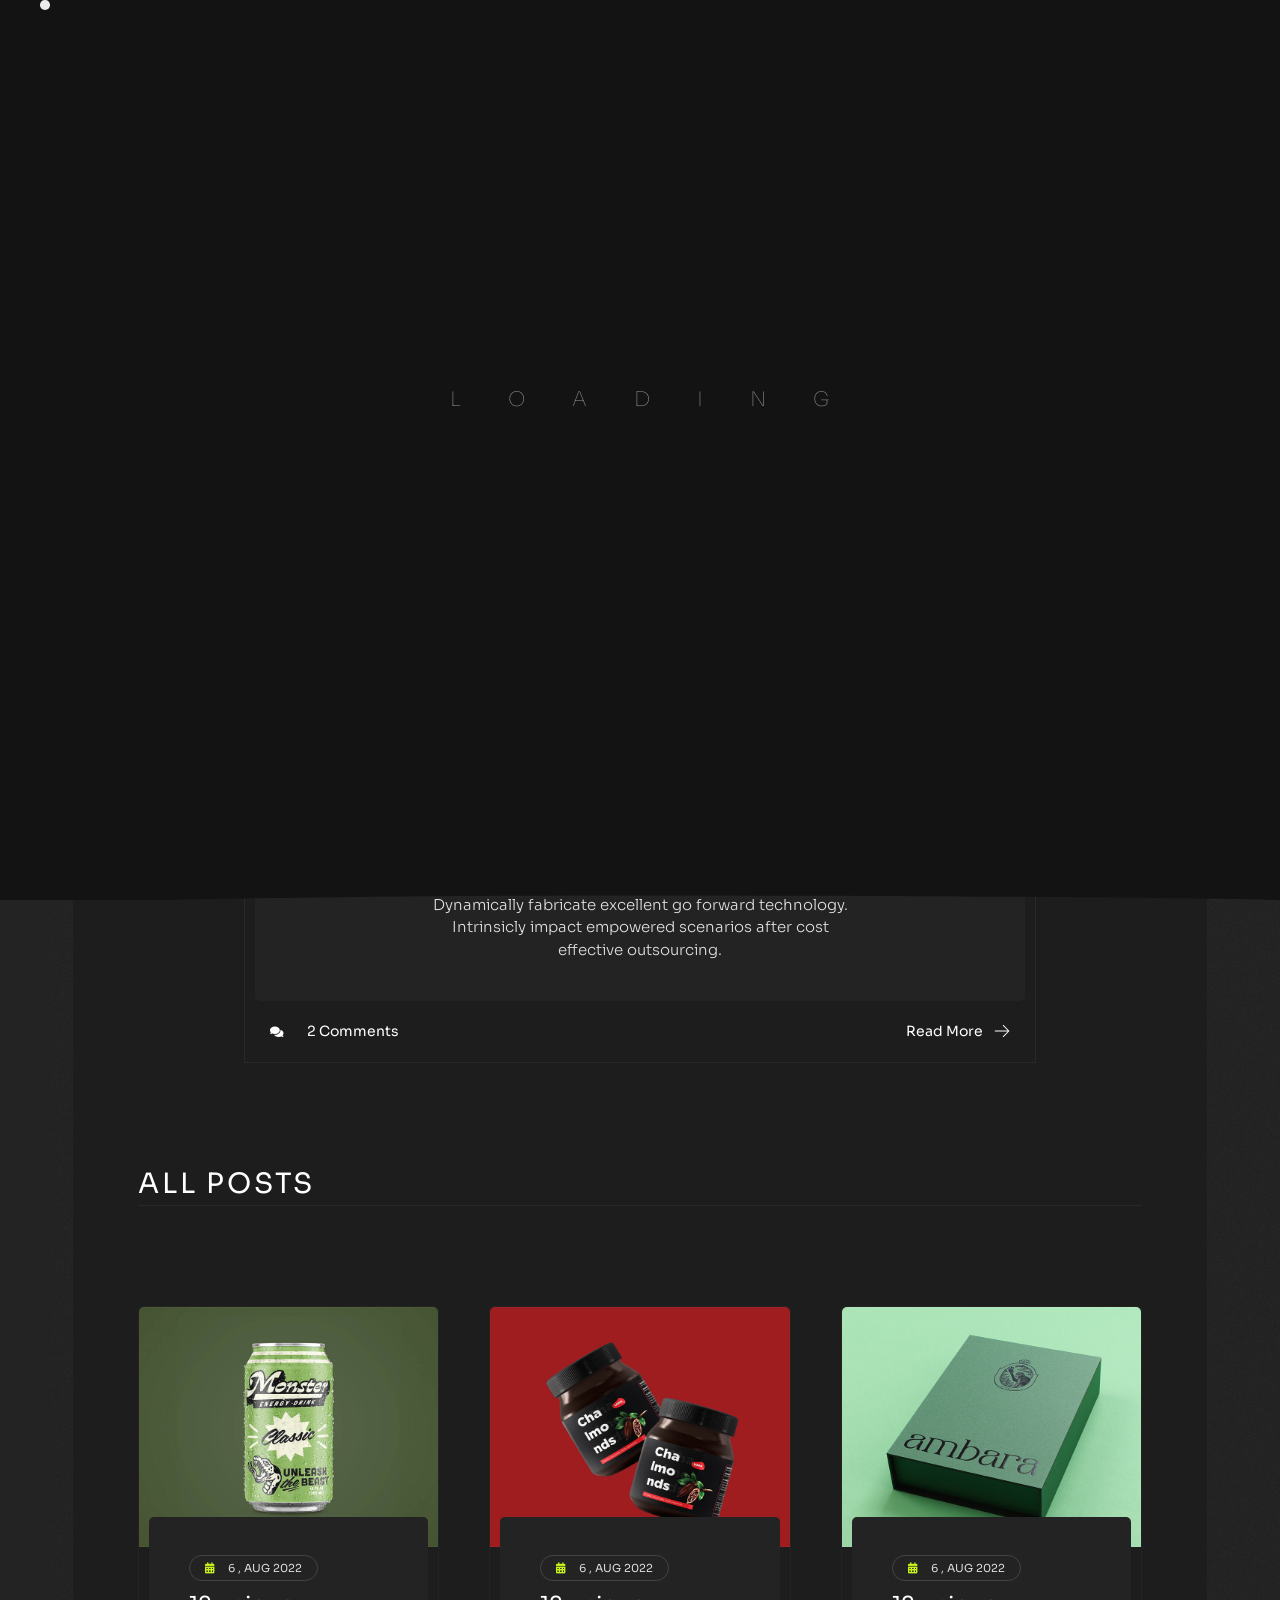
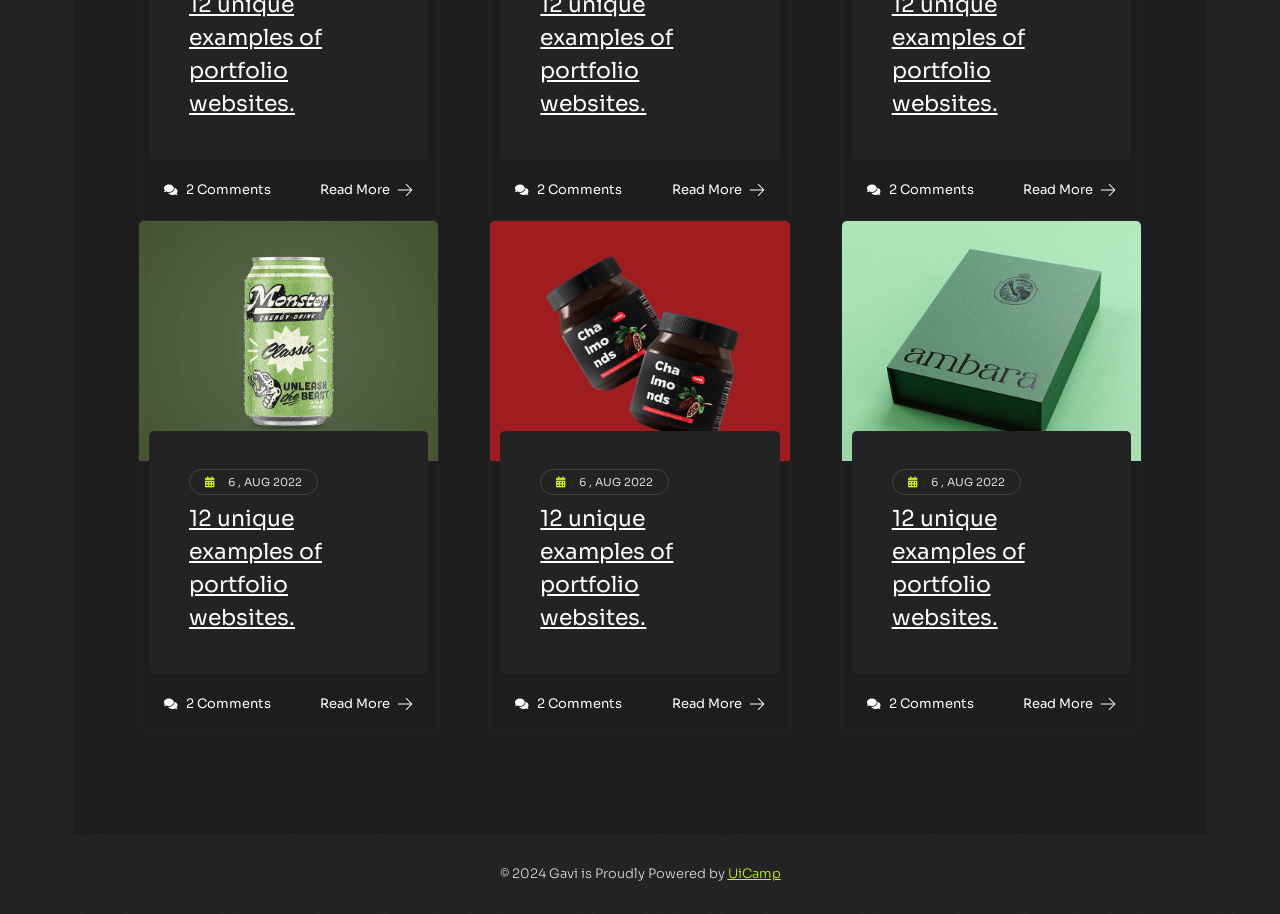
<file: dark/blogs.html>
<!DOCTYPE html>
<html lang="zxx">
  <head>
    <!-- Metas -->
    <meta charset="utf-8" />
    <meta http-equiv="X-UA-Compatible" content="IE=edge" />
    <meta
      name="viewport"
      content="width=device-width, initial-scale=1, maximum-scale=1"
    />
    <meta
      name="keywords"
      content="HTML5 Template Gavi Multi-Purpose themeforest"
    />
    <meta name="description" content="Gavi - Multi-Purpose HTML5 Template" />
    <meta name="author" content="" />

    <!-- Title  -->
    <title>Gavi</title>

    <!-- Favicon -->
    <link rel="shortcut icon" href="assets/imgs/favicon.ico" />

    <!-- Google Fonts -->
    <link
      href="https://fonts.googleapis.com/css?family=Poppins:100,200,300,400,500,600,700,800,900&display=swap"
      rel="stylesheet"
    />
    <link
      href="https://fonts.googleapis.com/css2?family=Sora:wght@100;200;300;400;500;600;700;800&display=swap"
      rel="stylesheet"
    />
    <link
      href="https://fonts.googleapis.com/css2?family=Space+Grotesk:wght@300;400;500;600;700&display=swap"
      rel="stylesheet"
    />

    <!-- Plugins -->
    <link rel="stylesheet" href="assets/css/plugins.css" />
    <link href="../main.css" rel="stylesheet" />

    <!-- Core Style Css -->
  </head>

  <body class="bg-sub_dark text-[14px] lg:px-[40px]">
    <div
      class="loader-wrap fixed inset-0 flex items-center justify-center z-50 overflow-hidden bg-transparent"
    >
      <svg
        class="absolute w-screen h-screen fill-current text-[#131313]"
        viewBox="0 0 1000 1000"
        preserveAspectRatio="none"
      >
        <path id="svg" d="M0,1005S175,995,500,995s500,5,500,5V0H0Z"></path>
      </svg>

      <div
        class="loader-wrap-heading relative z-20 text-xl font-thin tracking-wider uppercase"
      >
        <div class="load-text">
          <span class="inline-block animate-loading mx-[20px]">L</span>
          <span
            style="animation-delay: 0.1s"
            class="inline-block animate-loading mx-[20px]"
            >o</span
          >
          <span
            style="animation-delay: 0.2s"
            class="inline-block animate-loading mx-[20px]"
            >a</span
          >
          <span
            style="animation-delay: 0.3s"
            class="inline-block animate-loading mx-[20px]"
            >d</span
          >
          <span
            style="animation-delay: 0.4s"
            class="inline-block animate-loading mx-[20px]"
            >i</span
          >
          <span
            style="animation-delay: 0.5s"
            class="inline-block animate-loading mx-[20px]"
            >n</span
          >
          <span
            style="animation-delay: 0.6s"
            class="inline-block animate-loading mx-[20px]"
            >g</span
          >
        </div>
      </div>
    </div>

    <div class="cursor"></div>
    <div class="progress-wrap cursor-pointer">
      <svg
        class="progress-circle svg-content"
        width="100%"
        height="100%"
        viewBox="-1 -1 102 102"
      >
        <path d="M50,1 a49,49 0 0,1 0,98 a49,49 0 0,1 0,-98" />
      </svg>
    </div>

    <div
      class="lines fixed inset-0 !w-full h-screen flex z-[-1] pointer-events-none"
    >
      <span
        class="h-full !w-[10%] mx-[5%] border-r border-l border-white border-opacity-5 border-dashed"
      ></span>
      <span
        class="h-full !w-[10%] mx-[5%] border-r border-l border-white border-opacity-5 border-dashed"
      ></span>
      <span
        class="h-full !w-[10%] mx-[5%] border-r border-l border-white border-opacity-5 border-dashed"
      ></span>
      <span
        class="h-full !w-[10%] mx-[5%] border-r border-l border-white border-opacity-5 border-dashed"
      ></span>
      <span
        class="h-full !w-[10%] mx-[5%] border-r border-l border-white border-opacity-5 border-dashed"
      ></span>
    </div>
    <div class="nav-top pt-[30px] pb-[30px] relative z-10">
      <div
        class="container py-[6px] relative w-full mx-auto xxl:max-w-[1280px] xl:max-w-[1140px] lg:max-w-[1024px] md:max-w-[768px] sm:max-w-[640px] mx-auto px-[3px]"
      >
        <div class="grid md:grid-cols-12 grid-cols-1">
          <div class="md:col-span-4 col-span-1 px-[15px] flex items-center">
            <a href="#0" class="logo icon-img-60 w-[60px]">
              <img src="assets/imgs/logo-light.png" alt="" />
            </a>
          </div>
          <div class="col-span-1 md:col-span-8 px-[15px]">
            <div class="relative navbar hidden lg:!block">
              <div
                class="row flex flex-col lg:flex-row justify-center lg:justify-end rest"
              >
                <div class="relative">
                  <!-- navbar links -->
                  <ul
                    class="navbar-nav absolute lg:relative py-[40px] lg:py-[0px] border-b-[2px] border-[#ffffff33] bottom-[-300px] lg:bottom-[0px] w-full text-[18px] left-0 lg:relative lg:border-none lg:mt-0 bg-dark lg:bg-transparent flex flex-col gap-y-[4px] lg:gap-y-0 justify-center text-center lg:flex-row lg:justify-normal uppercase lg:text-[13px] lg:font-[300] lg:w-auto"
                  >
                    <li class="nav-item px-[15px] py-[10]">
                      <a href="home.html"><span>Home</span></a>
                    </li>
                    <li class="nav-item px-[15px] py-[10]">
                      <a href="home.html"><span>Services</span></a>
                    </li>
                    <li class="nav-item px-[15px] py-[10]">
                      <a href="home.html"><span>About</span></a>
                    </li>
                    <li class="nav-item px-[15px] py-[10]">
                      <a href="home.html"><span>Portfolio</span></a>
                    </li>
                    <li class="nav-item px-[15px] py-[10]">
                      <a href="home.html"><span>Price</span></a>
                    </li>
                    <li class="nav-item px-[15px] py-[10]">
                      <a href="home.html"><span>Contact</span></a>
                    </li>
                    <li class="nav-item px-[15px] py-[10]">
                      <a href="home.html"><span>Blog</span></a>
                    </li>
                  </ul>
                </div>
              </div>
            </div>
          </div>
        </div>
        <div
          class="nav-butn absolute top-[0] right-[15px] text-[25px] cursor-pointer lg:hidden block"
        >
          <span class="pe-7s-menu"></span>
        </div>
      </div>
    </div>

    <!-- ==================== End Navbar ==================== -->

    <main
      class="container w-full mx-auto xxl:max-w-[1280px] xl:max-w-[1140px] lg:max-w-[1024px] md:max-w-[768px] sm:max-w-[640px] mx-auto px-[3px]"
    >
      <!-- ==================== Start Blog ==================== -->

      <section
        class="sec-box blog-main section-padding bg-dark rounded-t-[15px] py-[100px] px-[3px] md:px-[40px] lg:px-[50px]"
      >
        <div class="sec-head text-center mb-[80px]">
          <h6
            class="sub-title opacity-[70%] mb-[15px] text-[14px] font-[300] uppercase tracking-widest"
          >
            Our Blogs
          </h6>
          <h3 class="text-[24px] md:text-[30px] font-[500]">
            <span class="text-main">Articles</span> & Resources
          </h3>
        </div>
        <div class="row xs:px-0 sm:px-[3px] md:px-[1.5rem] flex justify-center">
          <div class="md:w-[83.333%] w-full px-[15px]">
            <div class="item border border-[#ffffff0d]">
              <div class="img h-[440px] rounded-t-[5px] overflow-hidden">
                <img
                  class="w-full h-full object-cover object-center"
                  src="assets/imgs/blog/m1.jpg"
                  alt=""
                />
              </div>
              <div class="box px-[10px]">
                <div
                  class="cont text-center p-[40px] bg-sub_dark relative mt-[-30px] rounded-[5px] z-10"
                >
                  <span
                    class="date rounded-[30px] text-[11px] text-[#ddd] py-[8px] px-[15px] uppercase mb-[10px] border border-[#444343]"
                    ><i class="fas fa-calendar-alt mr-[10px] text-main"></i> 6 ,
                    Aug 2022</span
                  >
                  <h4 class="text-[20px] md:text-[28px] font-[500] mt-[10px]">
                    <a class="md:w-[75%] w-full" href="blog-details.html"
                      >12 unique examples of portfolio websites.</a
                    >
                  </h4>
                  <div class="flex justify-center mt-[15px]">
                    <div class="col-lg-8 px-[15px] md:w-[66.66%] w-full">
                      <p class="text-[#ddd] font-[300] text-[15px]">
                        Dynamically fabricate excellent go forward technology.
                        Intrinsicly impact empowered scenarios after cost
                        effective outsourcing.
                      </p>
                    </div>
                  </div>
                </div>
                <div class="info py-[20px] px-[15px] flex items-center">
                  <div>
                    <span
                      ><i class="fas fa-comments text-[12px] mr-5"></i> 2
                      Comments</span
                    >
                  </div>
                  <div class="ml-auto">
                    <a class="flex gap-1" href="blog-details.html"
                      >Read More
                      <svg
                        class="ml-[5px]"
                        width="18"
                        height="18"
                        viewBox="0 0 18 18"
                        fill="none"
                        xmlns="http://www.w3.org/2000/svg"
                      >
                        <path
                          d="M17.2031 10.3281L11.5781 15.9531C11.535 15.9961 11.4839 16.0303 11.4276 16.0536C11.3713 16.077 11.3109 16.089 11.25 16.089C11.1891 16.089 11.1287 16.077 11.0724 16.0536C11.0161 16.0303 10.965 15.9961 10.9219 15.9531C10.8788 15.91 10.8446 15.8588 10.8213 15.8025C10.798 15.7462 10.786 15.6859 10.786 15.6249C10.786 15.564 10.798 15.5036 10.8213 15.4473C10.8446 15.391 10.8788 15.3399 10.9219 15.2968L15.7422 10.4687H3.125C3.00068 10.4687 2.88145 10.4193 2.79354 10.3314C2.70564 10.2435 2.65625 10.1242 2.65625 9.99993C2.65625 9.87561 2.70564 9.75638 2.79354 9.66847C2.88145 9.58056 3.00068 9.53118 3.125 9.53118H15.7422L10.9219 4.70305C10.8349 4.61603 10.786 4.498 10.786 4.37493C10.786 4.25186 10.8349 4.13383 10.9219 4.0468C11.0089 3.95978 11.1269 3.91089 11.25 3.91089C11.3731 3.91089 11.4911 3.95978 11.5781 4.0468L17.2031 9.6718C17.2476 9.71412 17.2829 9.76503 17.3071 9.82143C17.3313 9.87784 17.3438 9.93856 17.3438 9.99993C17.3438 10.0613 17.3313 10.122 17.3071 10.1784C17.2829 10.2348 17.2476 10.2857 17.2031 10.3281Z"
                          fill="currentColor"
                        ></path>
                      </svg>
                    </a>
                  </div>
                </div>
              </div>
            </div>
          </div>
        </div>
      </section>

      <!-- ==================== End Blog ==================== -->

      <!-- ==================== Start Blog ==================== -->

      <section
        class="sec-box blog section-padding bg-dark border-[#ffffff0d] !pb-[100px] px-[3px] sm:px-[15px] md:px-[40px] lg:px-[50px] pt-0"
      >
        <div class="row">
          <div class="w-full px-[15px]">
            <div class="sec-head pb-[20px] mb-[80px]">
              <h4
                class="sub-title uppercase tracking-widest text-[28px] border-b border-[#ffffff0d]"
              >
                All Posts
              </h4>
            </div>
          </div>
        </div>
        <div class="grid md:grid-cols-3 grid-cols-1 md:gap-x-5">
          <div class="col-lg-4 px-[15px]">
            <div
              class="item md-mb30 wow fadeIn border border-sub_dark rounded-[5px]"
              data-wow-delay=".2s"
            >
              <div class="img rounded-t-[5px] overflow-hidden">
                <img
                  class="w-full h-auto"
                  src="assets/imgs/blog/1.jpg"
                  alt=""
                />
              </div>
              <div class="box px-[10px]">
                <div
                  class="cont relative bg-sub_dark p-[40px] rounded-[5px] mt-[-30px] z-10"
                >
                  <span
                    class="date rounded-[30px] text-[11px] text-[#ddd] py-[5px] px-[15px] uppercase mb-[10px] border border-[#444343]"
                    ><i class="fas fa-calendar-alt mr-[10px] text-main"></i> 6 ,
                    Aug 2022</span
                  >
                  <h5 class="mt-[10px] text-[22px]">
                    <a class="underline" href="blog-details.html"
                      >12 unique examples of portfolio websites.</a
                    >
                  </h5>
                </div>
                <div
                  class="info flex items-center px-[15px] py-[20px] text-[13px]"
                >
                  <div>
                    <span
                      ><i class="fas fa-comments text-[12px] mr-[5px]"></i> 2
                      Comments</span
                    >
                  </div>
                  <div class="ml-auto">
                    <a class="flex" href="blog-details.html"
                      >Read More
                      <svg
                        class="ml-[5px]"
                        width="18"
                        height="18"
                        viewBox="0 0 18 18"
                        fill="none"
                        xmlns="http://www.w3.org/2000/svg"
                      >
                        <path
                          d="M17.2031 10.3281L11.5781 15.9531C11.535 15.9961 11.4839 16.0303 11.4276 16.0536C11.3713 16.077 11.3109 16.089 11.25 16.089C11.1891 16.089 11.1287 16.077 11.0724 16.0536C11.0161 16.0303 10.965 15.9961 10.9219 15.9531C10.8788 15.91 10.8446 15.8588 10.8213 15.8025C10.798 15.7462 10.786 15.6859 10.786 15.6249C10.786 15.564 10.798 15.5036 10.8213 15.4473C10.8446 15.391 10.8788 15.3399 10.9219 15.2968L15.7422 10.4687H3.125C3.00068 10.4687 2.88145 10.4193 2.79354 10.3314C2.70564 10.2435 2.65625 10.1242 2.65625 9.99993C2.65625 9.87561 2.70564 9.75638 2.79354 9.66847C2.88145 9.58056 3.00068 9.53118 3.125 9.53118H15.7422L10.9219 4.70305C10.8349 4.61603 10.786 4.498 10.786 4.37493C10.786 4.25186 10.8349 4.13383 10.9219 4.0468C11.0089 3.95978 11.1269 3.91089 11.25 3.91089C11.3731 3.91089 11.4911 3.95978 11.5781 4.0468L17.2031 9.6718C17.2476 9.71412 17.2829 9.76503 17.3071 9.82143C17.3313 9.87784 17.3438 9.93856 17.3438 9.99993C17.3438 10.0613 17.3313 10.122 17.3071 10.1784C17.2829 10.2348 17.2476 10.2857 17.2031 10.3281Z"
                          fill="currentColor"
                        ></path>
                      </svg>
                    </a>
                  </div>
                </div>
              </div>
            </div>
          </div>
          <div class="col-lg-4 px-[15px]">
            <div
              class="item md-mb30 wow fadeIn border border-sub_dark rounded-[5px]"
              data-wow-delay=".2s"
            >
              <div class="img rounded-t-[5px] overflow-hidden">
                <img
                  class="w-full h-auto"
                  src="assets/imgs/blog/2.jpg"
                  alt=""
                />
              </div>
              <div class="box px-[10px]">
                <div
                  class="cont relative bg-sub_dark p-[40px] rounded-[5px] mt-[-30px] z-10"
                >
                  <span
                    class="date rounded-[30px] text-[11px] text-[#ddd] py-[5px] px-[15px] uppercase mb-[10px] border border-[#444343]"
                    ><i class="fas fa-calendar-alt mr-[10px] text-main"></i> 6 ,
                    Aug 2022</span
                  >
                  <h5 class="mt-[10px] text-[22px]">
                    <a class="underline" href="blog-details.html"
                      >12 unique examples of portfolio websites.</a
                    >
                  </h5>
                </div>
                <div
                  class="info flex items-center px-[15px] py-[20px] text-[13px]"
                >
                  <div>
                    <span
                      ><i class="fas fa-comments text-[12px] mr-[5px]"></i> 2
                      Comments</span
                    >
                  </div>
                  <div class="ml-auto">
                    <a class="flex" href="blog-details.html"
                      >Read More
                      <svg
                        class="ml-[5px]"
                        width="18"
                        height="18"
                        viewBox="0 0 18 18"
                        fill="none"
                        xmlns="http://www.w3.org/2000/svg"
                      >
                        <path
                          d="M17.2031 10.3281L11.5781 15.9531C11.535 15.9961 11.4839 16.0303 11.4276 16.0536C11.3713 16.077 11.3109 16.089 11.25 16.089C11.1891 16.089 11.1287 16.077 11.0724 16.0536C11.0161 16.0303 10.965 15.9961 10.9219 15.9531C10.8788 15.91 10.8446 15.8588 10.8213 15.8025C10.798 15.7462 10.786 15.6859 10.786 15.6249C10.786 15.564 10.798 15.5036 10.8213 15.4473C10.8446 15.391 10.8788 15.3399 10.9219 15.2968L15.7422 10.4687H3.125C3.00068 10.4687 2.88145 10.4193 2.79354 10.3314C2.70564 10.2435 2.65625 10.1242 2.65625 9.99993C2.65625 9.87561 2.70564 9.75638 2.79354 9.66847C2.88145 9.58056 3.00068 9.53118 3.125 9.53118H15.7422L10.9219 4.70305C10.8349 4.61603 10.786 4.498 10.786 4.37493C10.786 4.25186 10.8349 4.13383 10.9219 4.0468C11.0089 3.95978 11.1269 3.91089 11.25 3.91089C11.3731 3.91089 11.4911 3.95978 11.5781 4.0468L17.2031 9.6718C17.2476 9.71412 17.2829 9.76503 17.3071 9.82143C17.3313 9.87784 17.3438 9.93856 17.3438 9.99993C17.3438 10.0613 17.3313 10.122 17.3071 10.1784C17.2829 10.2348 17.2476 10.2857 17.2031 10.3281Z"
                          fill="currentColor"
                        ></path>
                      </svg>
                    </a>
                  </div>
                </div>
              </div>
            </div>
          </div>
          <div class="col-lg-4 px-[15px]">
            <div
              class="item md-mb30 wow fadeIn border border-sub_dark rounded-[5px]"
              data-wow-delay=".2s"
            >
              <div class="img rounded-t-[5px] overflow-hidden">
                <img
                  class="w-full h-auto"
                  src="assets/imgs/blog/3.jpg"
                  alt=""
                />
              </div>
              <div class="box px-[10px]">
                <div
                  class="cont relative bg-sub_dark p-[40px] rounded-[5px] mt-[-30px] z-10"
                >
                  <span
                    class="date rounded-[30px] text-[11px] text-[#ddd] py-[5px] px-[15px] uppercase mb-[10px] border border-[#444343]"
                    ><i class="fas fa-calendar-alt mr-[10px] text-main"></i> 6 ,
                    Aug 2022</span
                  >
                  <h5 class="mt-[10px] text-[22px]">
                    <a class="underline" href="blog-details.html"
                      >12 unique examples of portfolio websites.</a
                    >
                  </h5>
                </div>
                <div
                  class="info flex items-center px-[15px] py-[20px] text-[13px]"
                >
                  <div>
                    <span
                      ><i class="fas fa-comments text-[12px] mr-[5px]"></i> 2
                      Comments</span
                    >
                  </div>
                  <div class="ml-auto">
                    <a class="flex" href="blog-details.html"
                      >Read More
                      <svg
                        class="ml-[5px]"
                        width="18"
                        height="18"
                        viewBox="0 0 18 18"
                        fill="none"
                        xmlns="http://www.w3.org/2000/svg"
                      >
                        <path
                          d="M17.2031 10.3281L11.5781 15.9531C11.535 15.9961 11.4839 16.0303 11.4276 16.0536C11.3713 16.077 11.3109 16.089 11.25 16.089C11.1891 16.089 11.1287 16.077 11.0724 16.0536C11.0161 16.0303 10.965 15.9961 10.9219 15.9531C10.8788 15.91 10.8446 15.8588 10.8213 15.8025C10.798 15.7462 10.786 15.6859 10.786 15.6249C10.786 15.564 10.798 15.5036 10.8213 15.4473C10.8446 15.391 10.8788 15.3399 10.9219 15.2968L15.7422 10.4687H3.125C3.00068 10.4687 2.88145 10.4193 2.79354 10.3314C2.70564 10.2435 2.65625 10.1242 2.65625 9.99993C2.65625 9.87561 2.70564 9.75638 2.79354 9.66847C2.88145 9.58056 3.00068 9.53118 3.125 9.53118H15.7422L10.9219 4.70305C10.8349 4.61603 10.786 4.498 10.786 4.37493C10.786 4.25186 10.8349 4.13383 10.9219 4.0468C11.0089 3.95978 11.1269 3.91089 11.25 3.91089C11.3731 3.91089 11.4911 3.95978 11.5781 4.0468L17.2031 9.6718C17.2476 9.71412 17.2829 9.76503 17.3071 9.82143C17.3313 9.87784 17.3438 9.93856 17.3438 9.99993C17.3438 10.0613 17.3313 10.122 17.3071 10.1784C17.2829 10.2348 17.2476 10.2857 17.2031 10.3281Z"
                          fill="currentColor"
                        ></path>
                      </svg>
                    </a>
                  </div>
                </div>
              </div>
            </div>
          </div>
          <div class="col-lg-4 px-[15px]">
            <div
              class="item md-mb30 wow fadeIn border border-sub_dark rounded-[5px]"
              data-wow-delay=".2s"
            >
              <div class="img rounded-t-[5px] overflow-hidden">
                <img
                  class="w-full h-auto"
                  src="assets/imgs/blog/1.jpg"
                  alt=""
                />
              </div>
              <div class="box px-[10px]">
                <div
                  class="cont relative bg-sub_dark p-[40px] rounded-[5px] mt-[-30px] z-10"
                >
                  <span
                    class="date rounded-[30px] text-[11px] text-[#ddd] py-[5px] px-[15px] uppercase mb-[10px] border border-[#444343]"
                    ><i class="fas fa-calendar-alt mr-[10px] text-main"></i> 6 ,
                    Aug 2022</span
                  >
                  <h5 class="mt-[10px] text-[22px]">
                    <a class="underline" href="blog-details.html"
                      >12 unique examples of portfolio websites.</a
                    >
                  </h5>
                </div>
                <div
                  class="info flex items-center px-[15px] py-[20px] text-[13px]"
                >
                  <div>
                    <span
                      ><i class="fas fa-comments text-[12px] mr-[5px]"></i> 2
                      Comments</span
                    >
                  </div>
                  <div class="ml-auto">
                    <a class="flex" href="blog-details.html"
                      >Read More
                      <svg
                        class="ml-[5px]"
                        width="18"
                        height="18"
                        viewBox="0 0 18 18"
                        fill="none"
                        xmlns="http://www.w3.org/2000/svg"
                      >
                        <path
                          d="M17.2031 10.3281L11.5781 15.9531C11.535 15.9961 11.4839 16.0303 11.4276 16.0536C11.3713 16.077 11.3109 16.089 11.25 16.089C11.1891 16.089 11.1287 16.077 11.0724 16.0536C11.0161 16.0303 10.965 15.9961 10.9219 15.9531C10.8788 15.91 10.8446 15.8588 10.8213 15.8025C10.798 15.7462 10.786 15.6859 10.786 15.6249C10.786 15.564 10.798 15.5036 10.8213 15.4473C10.8446 15.391 10.8788 15.3399 10.9219 15.2968L15.7422 10.4687H3.125C3.00068 10.4687 2.88145 10.4193 2.79354 10.3314C2.70564 10.2435 2.65625 10.1242 2.65625 9.99993C2.65625 9.87561 2.70564 9.75638 2.79354 9.66847C2.88145 9.58056 3.00068 9.53118 3.125 9.53118H15.7422L10.9219 4.70305C10.8349 4.61603 10.786 4.498 10.786 4.37493C10.786 4.25186 10.8349 4.13383 10.9219 4.0468C11.0089 3.95978 11.1269 3.91089 11.25 3.91089C11.3731 3.91089 11.4911 3.95978 11.5781 4.0468L17.2031 9.6718C17.2476 9.71412 17.2829 9.76503 17.3071 9.82143C17.3313 9.87784 17.3438 9.93856 17.3438 9.99993C17.3438 10.0613 17.3313 10.122 17.3071 10.1784C17.2829 10.2348 17.2476 10.2857 17.2031 10.3281Z"
                          fill="currentColor"
                        ></path>
                      </svg>
                    </a>
                  </div>
                </div>
              </div>
            </div>
          </div>
          <div class="col-lg-4 px-[15px]">
            <div
              class="item md-mb30 wow fadeIn border border-sub_dark rounded-[5px]"
              data-wow-delay=".2s"
            >
              <div class="img rounded-t-[5px] overflow-hidden">
                <img
                  class="w-full h-auto"
                  src="assets/imgs/blog/2.jpg"
                  alt=""
                />
              </div>
              <div class="box px-[10px]">
                <div
                  class="cont relative bg-sub_dark p-[40px] rounded-[5px] mt-[-30px] z-10"
                >
                  <span
                    class="date rounded-[30px] text-[11px] text-[#ddd] py-[5px] px-[15px] uppercase mb-[10px] border border-[#444343]"
                    ><i class="fas fa-calendar-alt mr-[10px] text-main"></i> 6 ,
                    Aug 2022</span
                  >
                  <h5 class="mt-[10px] text-[22px]">
                    <a class="underline" href="blog-details.html"
                      >12 unique examples of portfolio websites.</a
                    >
                  </h5>
                </div>
                <div
                  class="info flex items-center px-[15px] py-[20px] text-[13px]"
                >
                  <div>
                    <span
                      ><i class="fas fa-comments text-[12px] mr-[5px]"></i> 2
                      Comments</span
                    >
                  </div>
                  <div class="ml-auto">
                    <a class="flex" href="blog-details.html"
                      >Read More
                      <svg
                        class="ml-[5px]"
                        width="18"
                        height="18"
                        viewBox="0 0 18 18"
                        fill="none"
                        xmlns="http://www.w3.org/2000/svg"
                      >
                        <path
                          d="M17.2031 10.3281L11.5781 15.9531C11.535 15.9961 11.4839 16.0303 11.4276 16.0536C11.3713 16.077 11.3109 16.089 11.25 16.089C11.1891 16.089 11.1287 16.077 11.0724 16.0536C11.0161 16.0303 10.965 15.9961 10.9219 15.9531C10.8788 15.91 10.8446 15.8588 10.8213 15.8025C10.798 15.7462 10.786 15.6859 10.786 15.6249C10.786 15.564 10.798 15.5036 10.8213 15.4473C10.8446 15.391 10.8788 15.3399 10.9219 15.2968L15.7422 10.4687H3.125C3.00068 10.4687 2.88145 10.4193 2.79354 10.3314C2.70564 10.2435 2.65625 10.1242 2.65625 9.99993C2.65625 9.87561 2.70564 9.75638 2.79354 9.66847C2.88145 9.58056 3.00068 9.53118 3.125 9.53118H15.7422L10.9219 4.70305C10.8349 4.61603 10.786 4.498 10.786 4.37493C10.786 4.25186 10.8349 4.13383 10.9219 4.0468C11.0089 3.95978 11.1269 3.91089 11.25 3.91089C11.3731 3.91089 11.4911 3.95978 11.5781 4.0468L17.2031 9.6718C17.2476 9.71412 17.2829 9.76503 17.3071 9.82143C17.3313 9.87784 17.3438 9.93856 17.3438 9.99993C17.3438 10.0613 17.3313 10.122 17.3071 10.1784C17.2829 10.2348 17.2476 10.2857 17.2031 10.3281Z"
                          fill="currentColor"
                        ></path>
                      </svg>
                    </a>
                  </div>
                </div>
              </div>
            </div>
          </div>
          <div class="col-lg-4 px-[15px]">
            <div
              class="item md-mb30 wow fadeIn border border-sub_dark rounded-[5px]"
              data-wow-delay=".2s"
            >
              <div class="img rounded-t-[5px] overflow-hidden">
                <img
                  class="w-full h-auto"
                  src="assets/imgs/blog/3.jpg"
                  alt=""
                />
              </div>
              <div class="box px-[10px]">
                <div
                  class="cont relative bg-sub_dark p-[40px] rounded-[5px] mt-[-30px] z-10"
                >
                  <span
                    class="date rounded-[30px] text-[11px] text-[#ddd] py-[5px] px-[15px] uppercase mb-[10px] border border-[#444343]"
                    ><i class="fas fa-calendar-alt mr-[10px] text-main"></i> 6 ,
                    Aug 2022</span
                  >
                  <h5 class="mt-[10px] text-[22px]">
                    <a class="underline" href="blog-details.html"
                      >12 unique examples of portfolio websites.</a
                    >
                  </h5>
                </div>
                <div
                  class="info flex items-center px-[15px] py-[20px] text-[13px]"
                >
                  <div>
                    <span
                      ><i class="fas fa-comments text-[12px] mr-[5px]"></i> 2
                      Comments</span
                    >
                  </div>
                  <div class="ml-auto">
                    <a class="flex" href="blog-details.html"
                      >Read More
                      <svg
                        class="ml-[5px]"
                        width="18"
                        height="18"
                        viewBox="0 0 18 18"
                        fill="none"
                        xmlns="http://www.w3.org/2000/svg"
                      >
                        <path
                          d="M17.2031 10.3281L11.5781 15.9531C11.535 15.9961 11.4839 16.0303 11.4276 16.0536C11.3713 16.077 11.3109 16.089 11.25 16.089C11.1891 16.089 11.1287 16.077 11.0724 16.0536C11.0161 16.0303 10.965 15.9961 10.9219 15.9531C10.8788 15.91 10.8446 15.8588 10.8213 15.8025C10.798 15.7462 10.786 15.6859 10.786 15.6249C10.786 15.564 10.798 15.5036 10.8213 15.4473C10.8446 15.391 10.8788 15.3399 10.9219 15.2968L15.7422 10.4687H3.125C3.00068 10.4687 2.88145 10.4193 2.79354 10.3314C2.70564 10.2435 2.65625 10.1242 2.65625 9.99993C2.65625 9.87561 2.70564 9.75638 2.79354 9.66847C2.88145 9.58056 3.00068 9.53118 3.125 9.53118H15.7422L10.9219 4.70305C10.8349 4.61603 10.786 4.498 10.786 4.37493C10.786 4.25186 10.8349 4.13383 10.9219 4.0468C11.0089 3.95978 11.1269 3.91089 11.25 3.91089C11.3731 3.91089 11.4911 3.95978 11.5781 4.0468L17.2031 9.6718C17.2476 9.71412 17.2829 9.76503 17.3071 9.82143C17.3313 9.87784 17.3438 9.93856 17.3438 9.99993C17.3438 10.0613 17.3313 10.122 17.3071 10.1784C17.2829 10.2348 17.2476 10.2857 17.2031 10.3281Z"
                          fill="currentColor"
                        ></path>
                      </svg>
                    </a>
                  </div>
                </div>
              </div>
            </div>
          </div>
        </div>
      </section>

      <!-- ==================== End Blog ==================== -->
    </main>

    <!-- ==================== Start Footer ==================== -->

    <footer class="pb-[30px] pt-[30px]">
      <div class="w-full">
        <div class="w-full">
          <div class="col-12 px-[30px] w-full">
            <div class="text-center">
              <p class="text-[13px] text-[#ddd] font-[300]">
                © 2024 Gavi is Proudly Powered by
                <span class="underline text-main"
                  ><a href="https://themeforest.net/user/UiCamp" target="_blank"
                    >UiCamp</a
                  ></span
                >
              </p>
            </div>
          </div>
        </div>
      </div>
    </footer>

    <!-- ==================== End Footer ==================== -->

    <!-- jQuery -->
    <script src="assets/js/jquery-3.6.0.min.js"></script>
    <script src="assets/js/jquery-migrate-3.4.0.min.js"></script>

    <!-- plugins -->
    <script src="assets/js/plugins.js"></script>
    <link rel="stylesheet" href="assets/css/style.css" />

    <script src="assets/js/ScrollTrigger.min.js"></script>

    <!-- custom scripts -->
    <script src="assets/js/scripts.js"></script>
  </body>
</html>
</file>
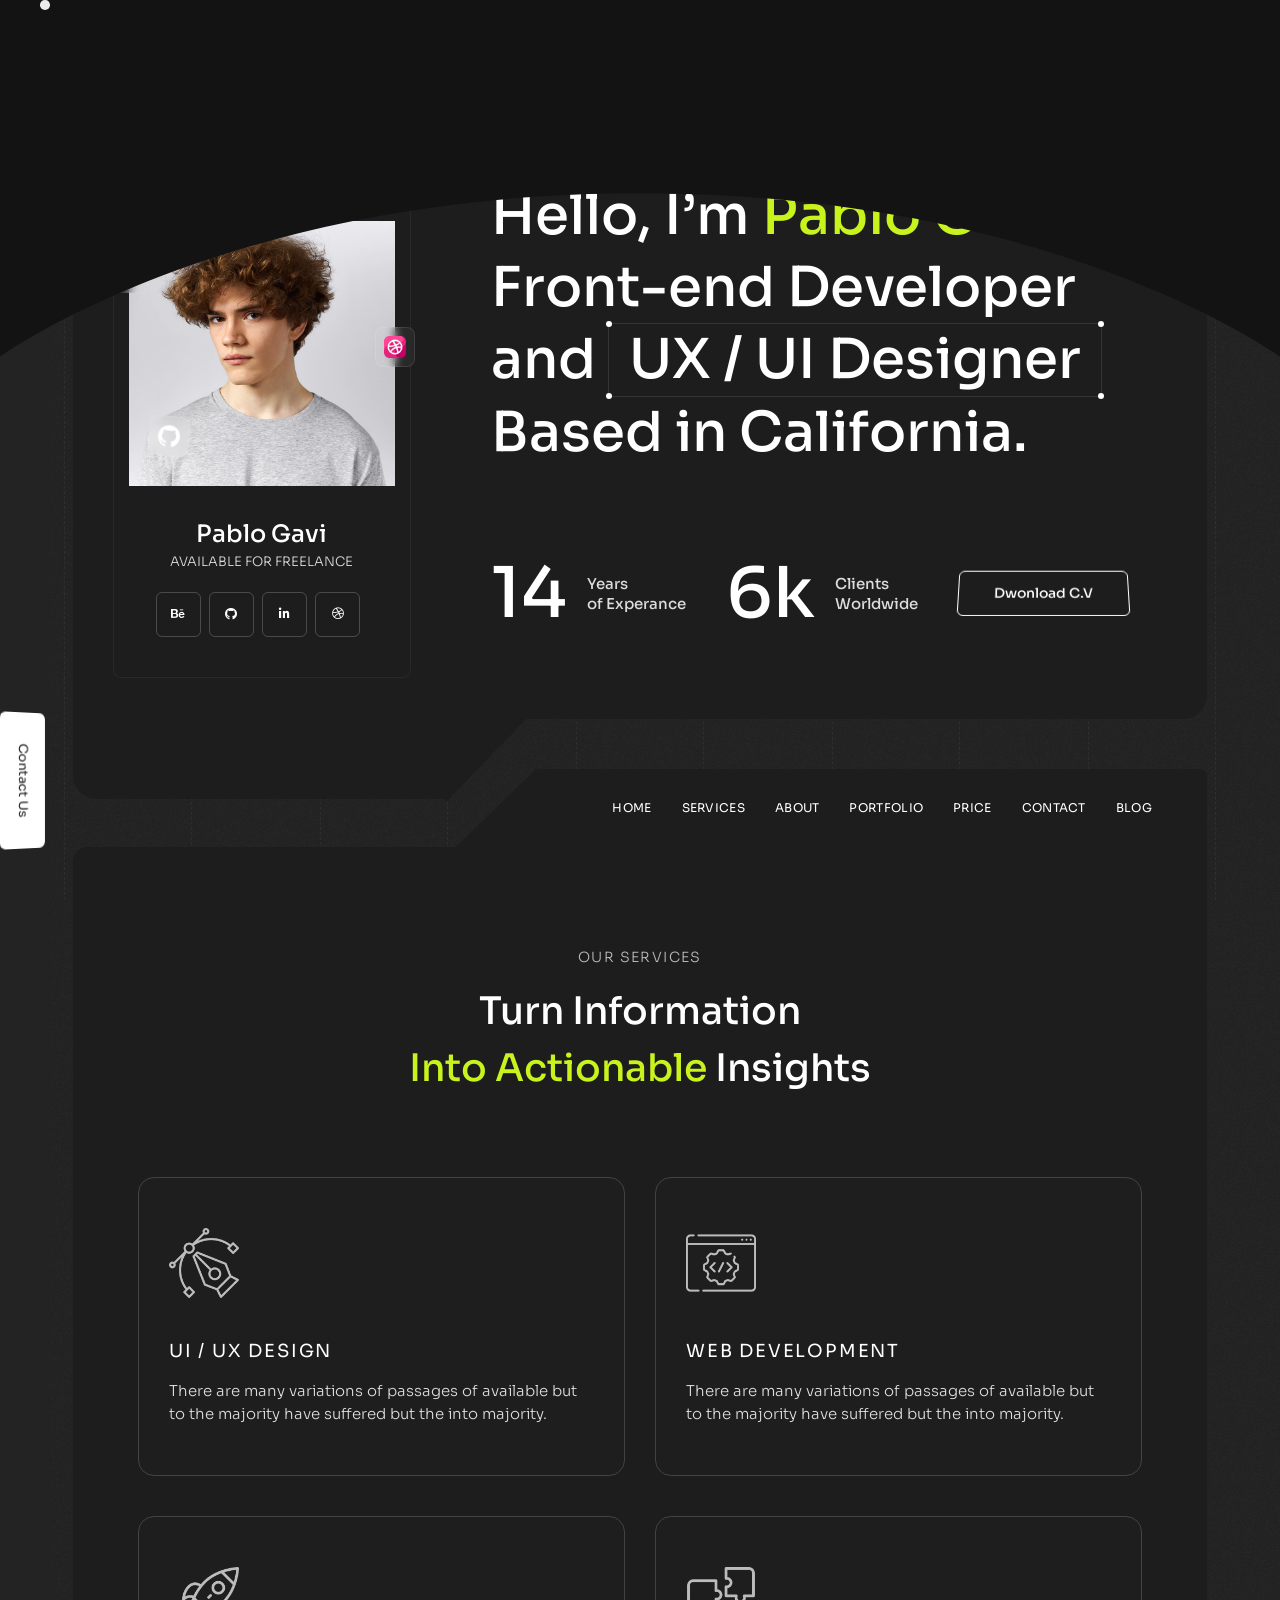
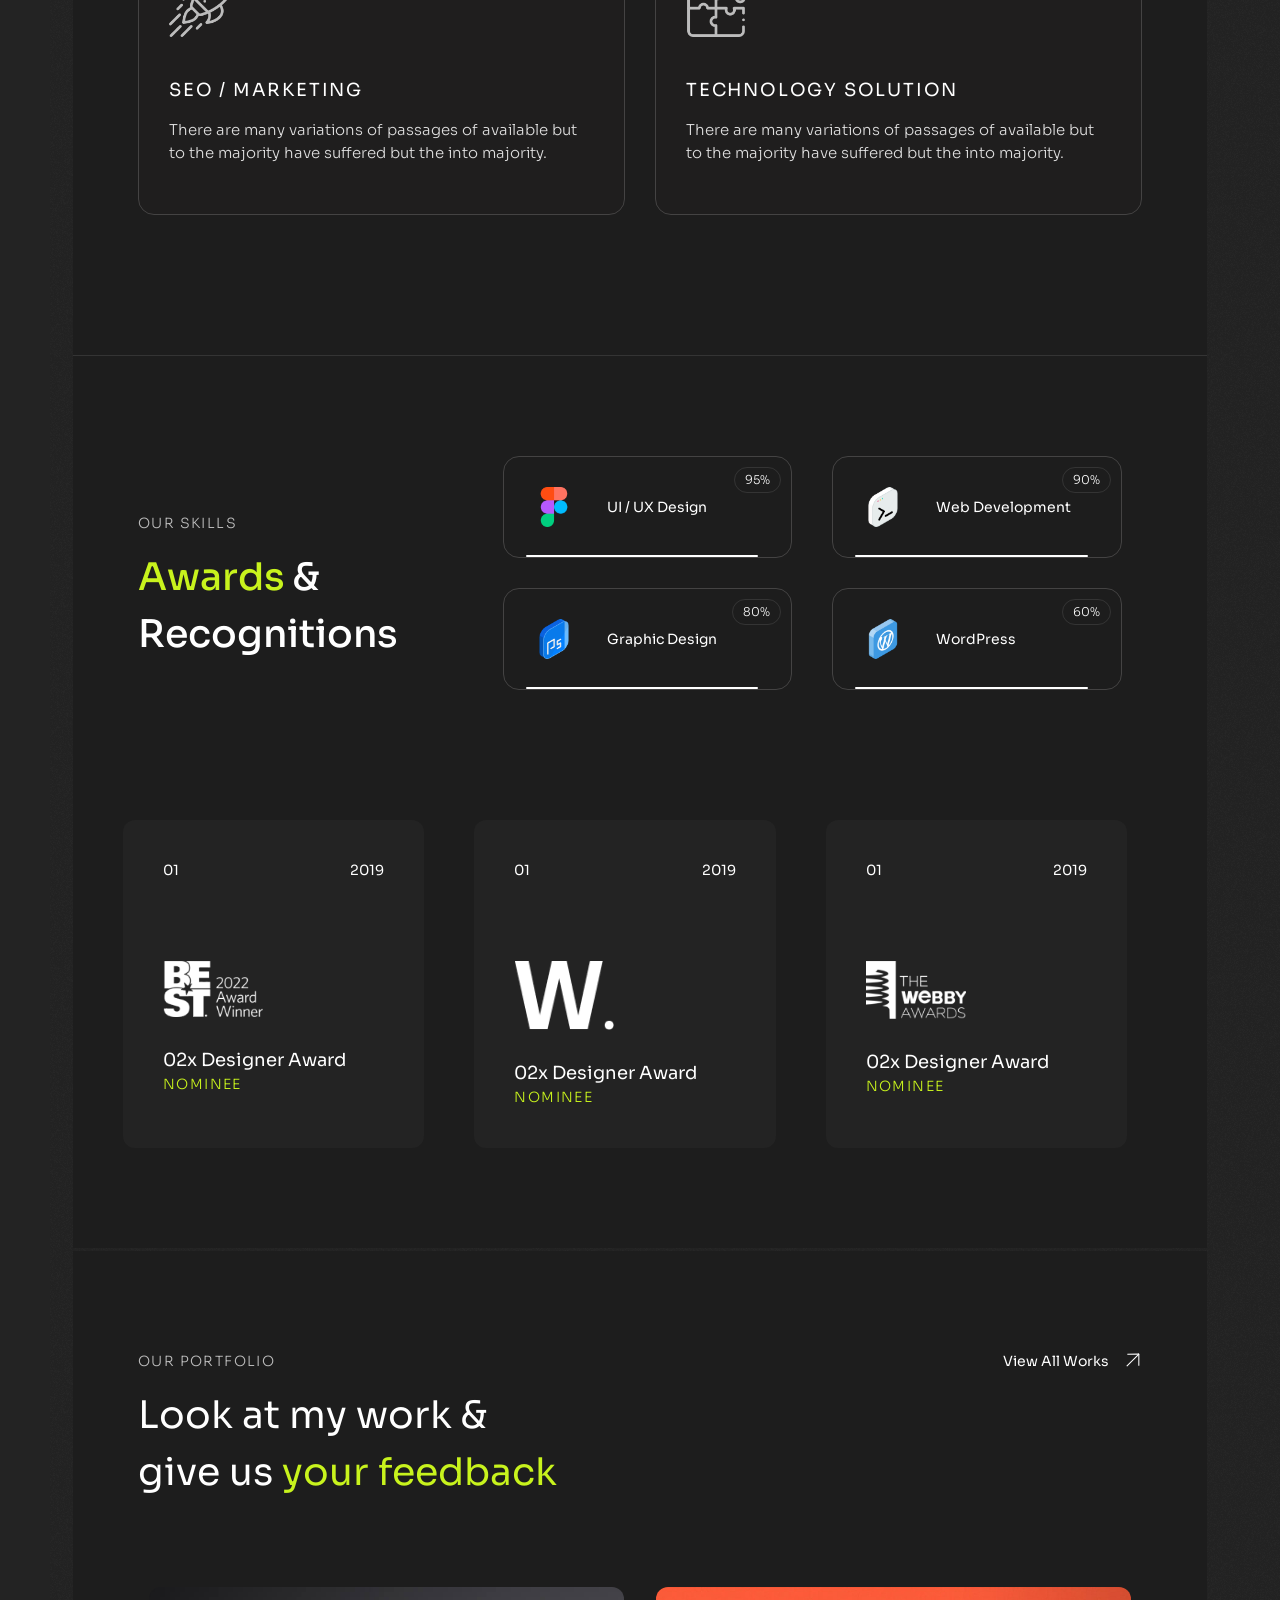
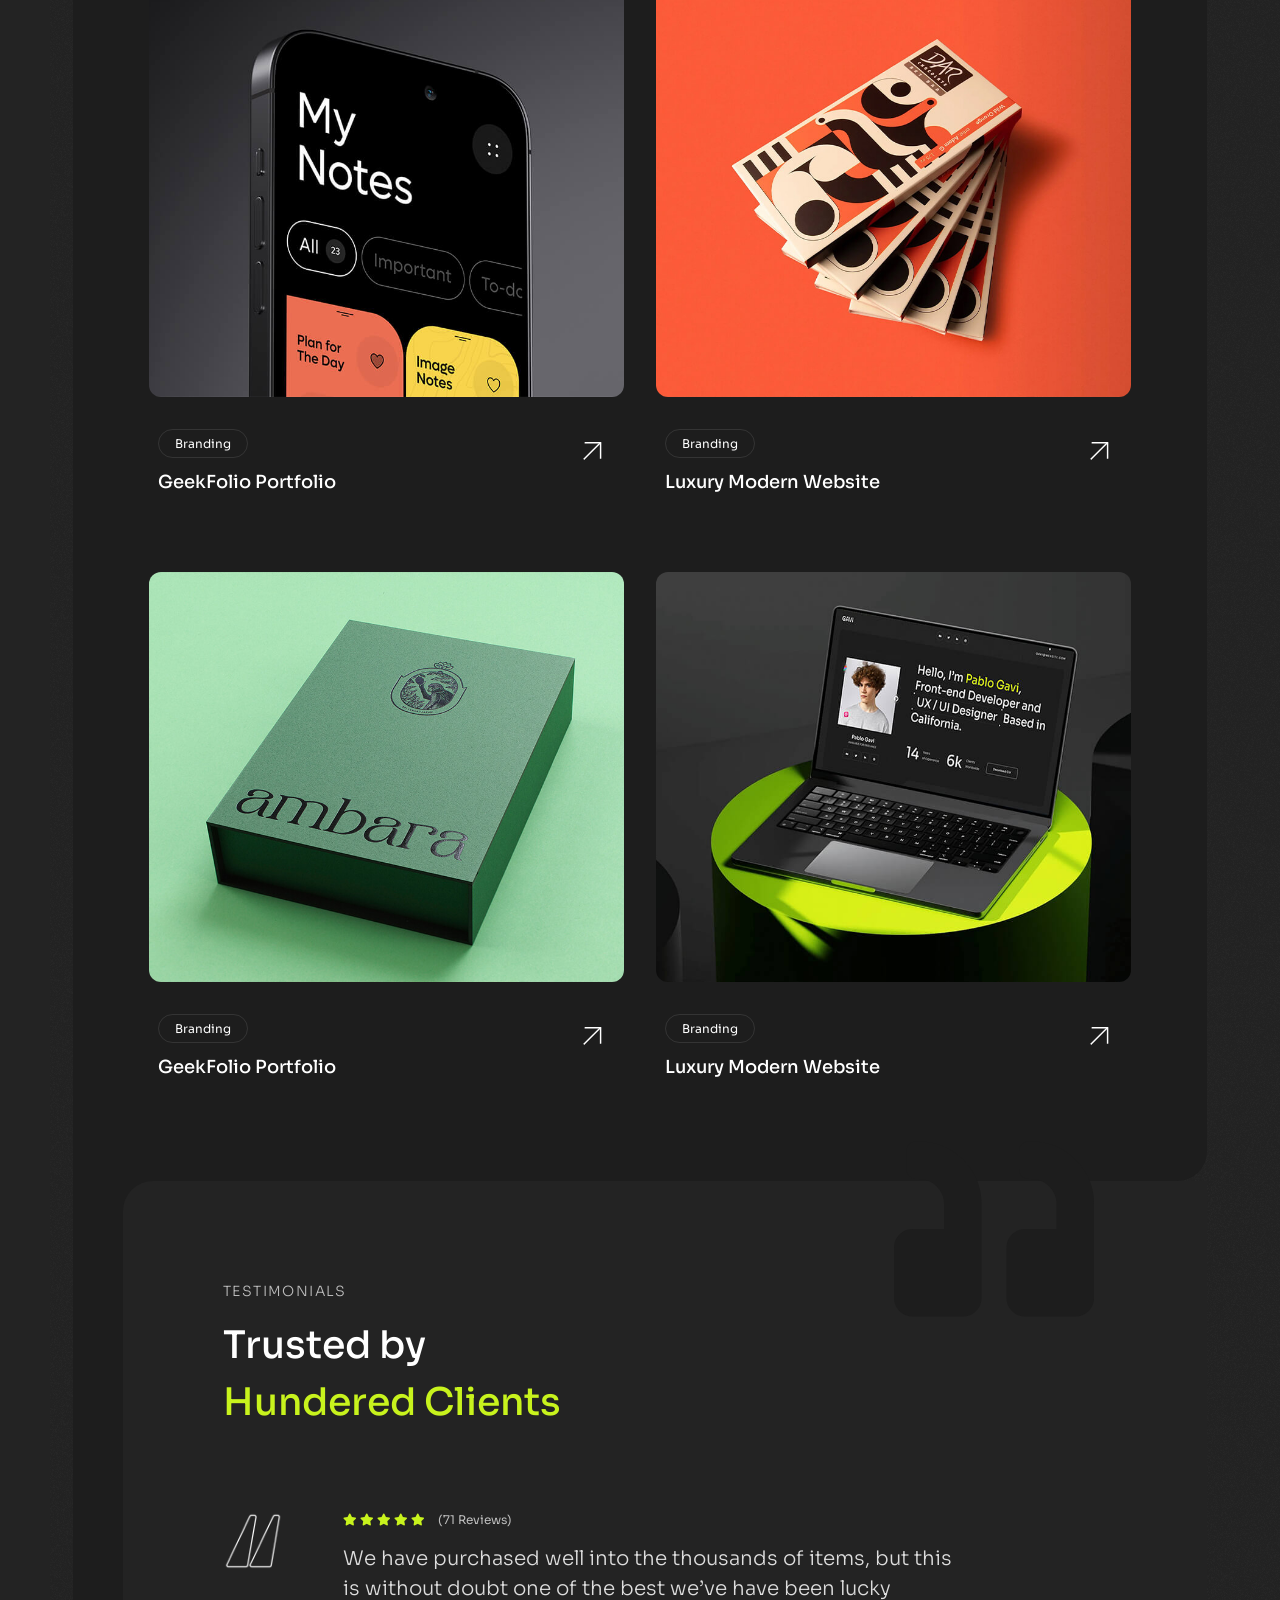
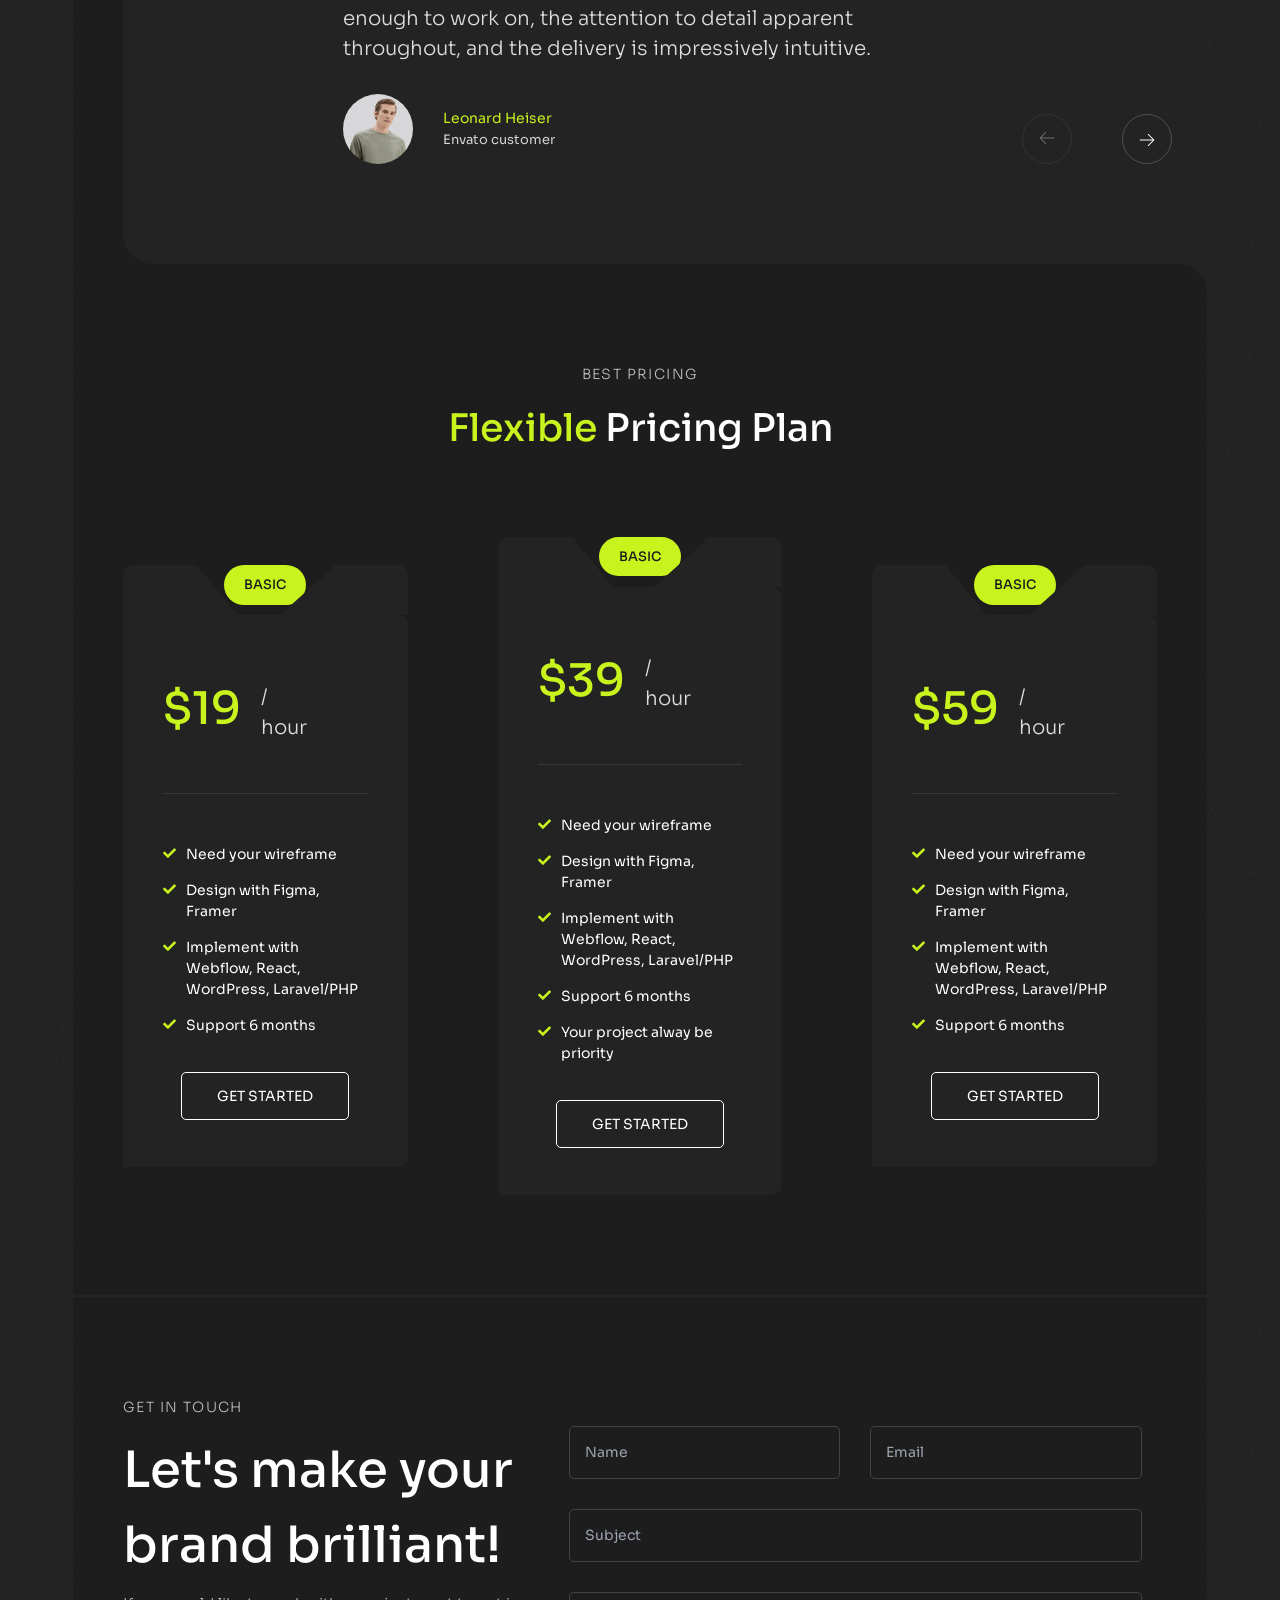
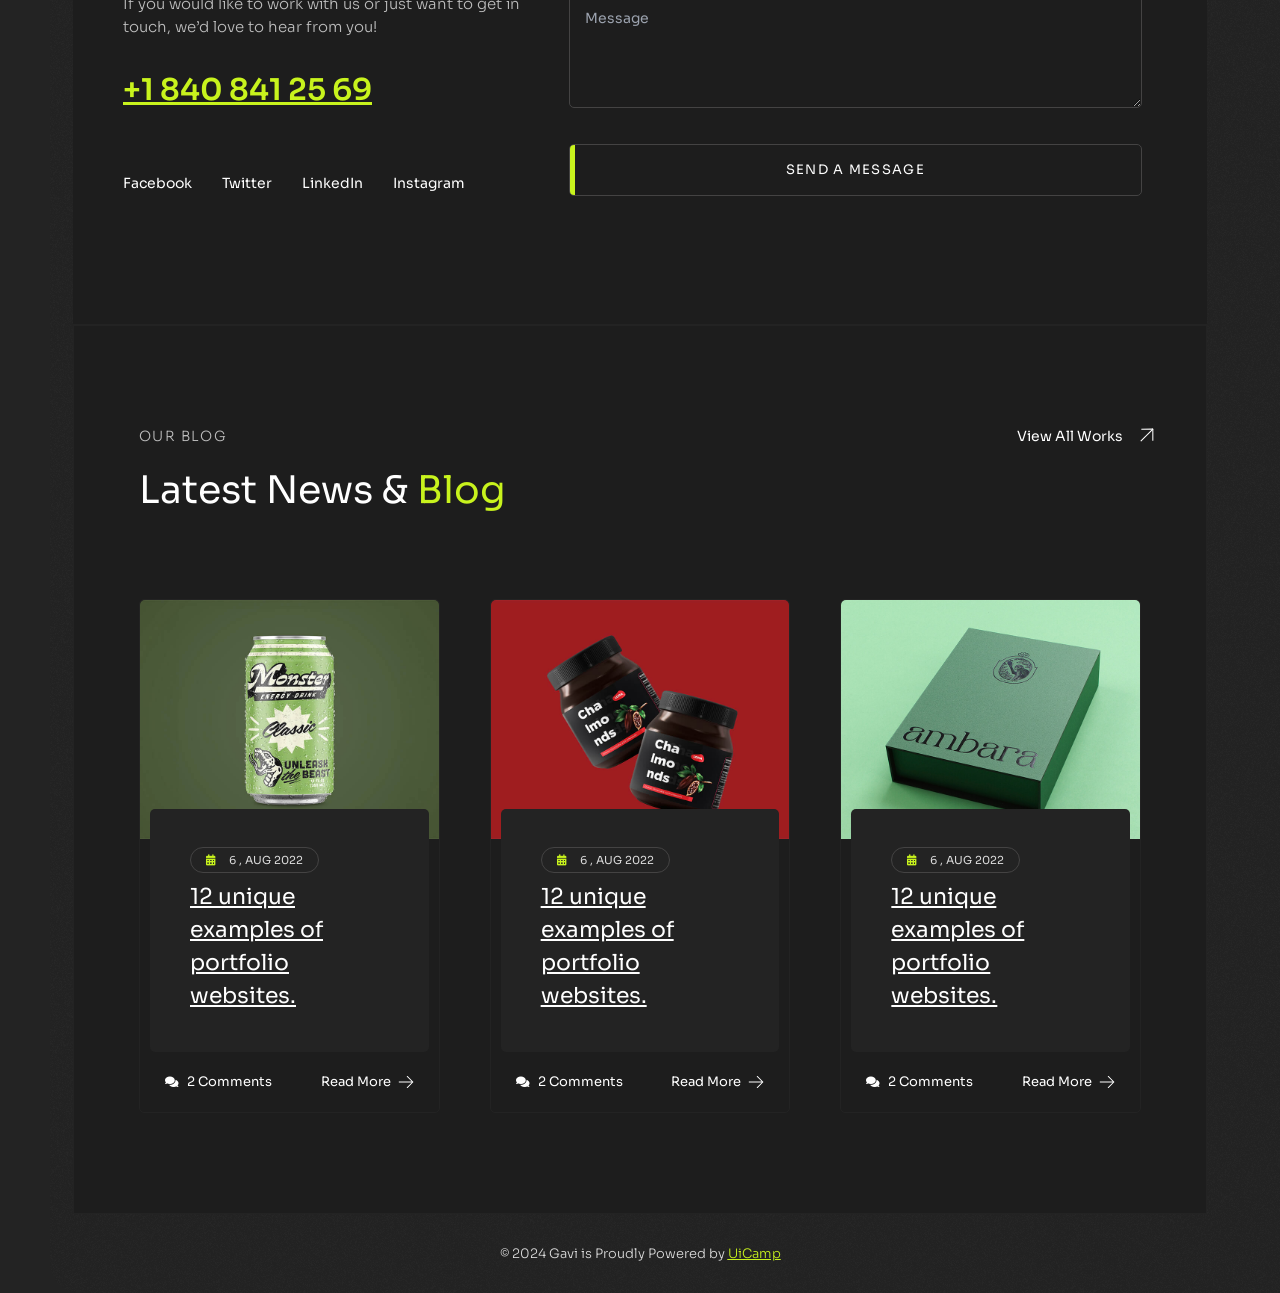
<file: dark/home.html>
<!DOCTYPE html>
<html lang="zxx">
  <head>
    <!-- Metas -->
    <meta charset="utf-8" />
    <meta http-equiv="X-UA-Compatible" content="IE=edge" />
    <meta
      name="viewport"
      content="width=device-width, initial-scale=1, maximum-scale=1"
    />
    <meta
      name="keywords"
      content="HTML5 Template Gavi Multi-Purpose themeforest"
    />
    <meta name="description" content="Gavi - Multi-Purpose HTML5 Template" />
    <meta name="author" content="" />

    <!-- Title  -->
    <title>Gavi</title>

    <!-- Favicon -->
    <link rel="shortcut icon" href="assets/imgs/favicon.ico" />

    <!-- Google Fonts -->
    <link
      href="https://fonts.googleapis.com/css?family=Poppins:100,200,300,400,500,600,700,800,900&display=swap"
      rel="stylesheet"
    />
    <link
      href="https://fonts.googleapis.com/css2?family=Sora:wght@100;200;300;400;500;600;700;800&display=swap"
      rel="stylesheet"
    />
    <link
      href="https://fonts.googleapis.com/css2?family=Space+Grotesk:wght@300;400;500;600;700&display=swap"
      rel="stylesheet"
    />

    <!-- Plugins -->
    <link rel="stylesheet" href="assets/css/plugins.css" />
    <link href="../main.css" rel="stylesheet" />

    <!-- Core Style Css -->
  </head>

  <body class="bg-sub_dark text-[14px] lg:px-[40px] relative" data-scroll-index="0">
    <div class="fixed -left-[45px] bottom-[120px] rotate-90 translate-y-[50%]
    "    >
          <div class="butn-presv [perspective:500px]">
              <a href="#0" class="butn butn-sm px-[30px] block w-full h-full py-[13px] text-[13px] rounded-md border border-transparent bg-sub_light [transform:rotateX(20deg)] hover:[transform:rotateX(0deg)]" data-scroll-nav="5">
                  <span class="text-dark">Contact Us</span>
              </a>
          </div>
      </div>
    <div
      class="loader-wrap fixed inset-0 flex items-center justify-center z-50 overflow-hidden bg-transparent"
    >
      <svg
        class="absolute w-screen h-screen fill-current text-[#131313]"
        viewBox="0 0 1000 1000"
        preserveAspectRatio="none"
      >
        <path id="svg" d="M0,1005S175,995,500,995s500,5,500,5V0H0Z"></path>
      </svg>

      <div
        class="loader-wrap-heading relative z-20 text-xl font-thin tracking-wider uppercase"
      >
        <div class="load-text">
          <span class="inline-block animate-loading mx-[20px]">L</span>
          <span
            style="animation-delay: 0.1s"
            class="inline-block animate-loading mx-[20px]"
            >o</span
          >
          <span
            style="animation-delay: 0.2s"
            class="inline-block animate-loading mx-[20px]"
            >a</span
          >
          <span
            style="animation-delay: 0.3s"
            class="inline-block animate-loading mx-[20px]"
            >d</span
          >
          <span
            style="animation-delay: 0.4s"
            class="inline-block animate-loading mx-[20px]"
            >i</span
          >
          <span
            style="animation-delay: 0.5s"
            class="inline-block animate-loading mx-[20px]"
            >n</span
          >
          <span
            style="animation-delay: 0.6s"
            class="inline-block animate-loading mx-[20px]"
            >g</span
          >
        </div>
      </div>
    </div>

    <div class="cursor"></div>
    <div class="progress-wrap cursor-pointer">
      <svg
        class="progress-circle svg-content"
        width="100%"
        height="100%"
        viewBox="-1 -1 102 102"
      >
        <path d="M50,1 a49,49 0 0,1 0,98 a49,49 0 0,1 0,-98" />
      </svg>
    </div>

    <div
      class="lines fixed inset-0 !w-full h-screen flex z-[-1] pointer-events-none"
    >
      <span
        class="h-full !w-[10%] mx-[5%] border-r border-l border-white border-opacity-5 border-dashed"
      ></span>
      <span
        class="h-full !w-[10%] mx-[5%] border-r border-l border-white border-opacity-5 border-dashed"
      ></span>
      <span
        class="h-full !w-[10%] mx-[5%] border-r border-l border-white border-opacity-5 border-dashed"
      ></span>
      <span
        class="h-full !w-[10%] mx-[5%] border-r border-l border-white border-opacity-5 border-dashed"
      ></span>
      <span
        class="h-full !w-[10%] mx-[5%] border-r border-l border-white border-opacity-5 border-dashed"
      ></span>
    </div>

    <div class="nav-top z-20 relative  pt-[30px] pb-[30px]">
      <div
        class="w-full relative mx-auto xxl:max-w-[1280px] xl:max-w-[1140px] lg:max-w-[1024px] md:max-w-[768px] sm:max-w-[640px] mx-auto px-[3px]"
      >
        <div class="grid grid-cols-3">
          <div class="col-md-4 px-[15px] flex items-center">
            <a href="#0" class="logo w-[60px]">
              <img src="assets/imgs/logo-light.png" alt="" />
            </a>
          </div>
          <div class="col-md-4 px-[15px] hidden lg:block valign">
            <div class="social text-center w-full">
              <a href="#0"
                ><i
                  class="fab fa-behance w-10 h-10 leading-10 text-center text-xs border border-white border-opacity-20 rounded-full mx-0.5 transition-all duration-400 ease-in-out hover:bg-[#fff] hover:text-[#1d1d1d]"
                ></i
              ></a>
              <a href="#0"
                ><i
                  class="fab fa-github w-10 h-10 leading-10 text-center text-xs border border-white border-opacity-20 rounded-full mx-0.5 transition-all duration-400 ease-in-out hover:bg-[#fff] hover:text-[#1d1d1d]"
                ></i
              ></a>
              <a href="#0"
                ><i
                  class="fab fa-linkedin-in w-10 h-10 leading-10 text-center text-xs border border-white border-opacity-20 rounded-full mx-0.5 transition-all duration-400 ease-in-out hover:bg-[#fff] hover:text-[#1d1d1d]"
                ></i
              ></a>
              <a href="#0"
                ><i
                  class="fab fa-dribbble w-10 h-10 leading-10 text-center text-xs border border-white border-opacity-20 rounded-full mx-0.5 transition-all duration-400 ease-in-out hover:bg-[#fff] hover:text-[#1d1d1d]"
                ></i
              ></a>
            </div>
          </div>
          <div class="col-md-4 px-[15px] hidden lg:block valign">
            <div class="w-full info">
              <div class="flex justify-end">
                <a href="mailto:abc@example.com">
                  <span class="sub-title fz-12 text-[12px] font-light uppercase tracking-widest">Gavi@website.com</span>
                </a>
              </div>
            </div>
          </div>
        </div>
        <div
          class="nav-butn absolute top-[0] right-[15px] text-[25px] cursor-pointer lg:hidden block "
        >
          <span class="pe-7s-menu"></span>
        </div>
      </div>
    </div>

    <!-- ==================== End Navbar ==================== -->

    <main
      class="container w-full  mx-auto xxl:max-w-[1280px] xl:max-w-[1140px] lg:max-w-[1024px] md:max-w-[768px] sm:max-w-[640px] mx-auto px-[3px]"
    >
      <!-- ==================== Start Intro ==================== -->

      <section class="intro-profile md-mb50">
        <div
          class="row rest flex flex-col md:flex-row justify-normal md:justify-between"
        >
          <div
            class="md:w-[33.33%] rounded-l-3xl px-[15px] w-full py-[80px] px-[15px] md:px-[40px] mb-[-80px] overflow-hidden bg-dark"
          >
            <div
              class="cont valign flex justify-center items-center py-[40px] px-[15px] border border-[#ffffff0d] rounded-lg min-h-[calc(100%-80px)]"
            >
              <div class="w-full">
                <div class="img relative">
                  <img src="assets/imgs/header/profile.jpg" alt="" />
                  <span
                    style="
                      -webkit-backdrop-filter: blur(5px);
                      backdrop-filter: blur(5px);
                    "
                    class="icon absolute absolute top-8 -left-5 transform rotate-3 w-10 h-10 rounded-lg border border-white border-opacity-10 p-2 bg-white bg-opacity-5 z-30"
                  >
                    <img src="assets/imgs/header/icon1.png" alt="" />
                  </span>
                  <span
                    style="
                      -webkit-backdrop-filter: blur(5px);
                      backdrop-filter: blur(5px);
                    "
                    class="icon absolute w-10 h-10 rounded-lg border border-white border-opacity-10 p-2 bg-white bg-opacity-5 z-30 absolute bottom-[30px] left-[20px] transform rotate-6"
                  >
                    <img src="assets/imgs/header/icon2.png" alt="" />
                  </span>
                  <span
                    style="
                      -webkit-backdrop-filter: blur(5px);
                      backdrop-filter: blur(5px);
                    "
                    class="icon absolute w-10 h-10 rounded-lg border border-white border-opacity-10 p-2 top-[40%] !right-[-20px] bg-white bg-opacity-5 z-30"
                  >
                    <img src="assets/imgs/header/icon4.png" alt="" />
                  </span>
                </div>
                <div class="info text-center mt-[30px]">
                  <h5 class="font-[500] text-[24px]">Pablo Gavi</h5>
                  <p class="text-[13px] font-[300] text-[#ddd] uppercase">
                    Available For Freelance
                  </p>
                </div>
                <div
                  class="mx-auto w-[65%] md:w-[80%] grid grid-cols-4 items-center content-enter justify-content-center justify-center text-center mt-[20px]"
                >
                  <a href="#0"
                    ><i
                      class="fab fa-behance w-[45px] h-[45px] leading-10 text-center text-[12px] rounded-md flex items-center justify-center border border-[#fff] border-opacity-20 transition-all duration-400 ease-in-out hover:bg-[#fff] hover:text-[#1d1d1d]"
                    ></i
                  ></a>
                  <a href="#0"
                    ><i
                      class="fab fa-github w-[45px] h-[45px] leading-10 text-center text-[12px] rounded-md flex items-center justify-center border border-[#fff] border-opacity-20 transition-all duration-400 ease-in-out hover:bg-[#fff] hover:text-[#1d1d1d]"
                    ></i
                  ></a>
                  <a href="#0"
                    ><i
                      class="fab fa-linkedin-in w-[45px] h-[45px] leading-10 text-center text-[12px] rounded-md flex items-center justify-center border border-[#fff] border-opacity-20 transition-all duration-400 ease-in-out hover:bg-[#fff] hover:text-[#1d1d1d]"
                    ></i
                  ></a>
                  <a href="#0"
                    ><i
                      class="fab fa-dribbble w-[45px] h-[45px] leading-10 text-center text-[12px] rounded-md flex items-center justify-center border border-[#fff] border-opacity-20 transition-all duration-400 ease-in-out hover:bg-[#fff] hover:text-[#1d1d1d]"
                    ></i
                  ></a>
                </div>
              </div>
            </div>
          </div>
          <div
            class="md:w-[66.66%] after:hidden md:after:inline-block px-[15px] w-full content bg-dark py-[80px] px-[15px] md:px-[40px] border-r rounded-r-3xl border-dark relative text-[30px] md:text-[40px] lg:text-[55px] font-[500] leading-[1.3] after:content-[''] after:w-[0px] after:h-[0px] after:border-t-[83px] after:border-t-[#1d1d1d] after:border-r-[80px] after:border-transparent after:absolute after:left-[-5px] after:bottom-[-83px]"
          >
            <h1 class="text-[30px] md:text-[40px] lg:text-[55px] font-[500] leading-[1.3]">
              Hello, I’m <span class="text-main">Pablo Gavi</span>, Front-end
              Developer and
              <span class="bord px-[20px] py-[0] border-[1px] border-[solid] border-[#ffffff1a] relative inline-block  
              after:content-[''] after:w-[6px] after:h-[6px] after:rounded-[50%] after:bg-[#fff] after:absolute after:pointer-events-none after:box-border after:top-[-3px] after:right-[-3px]
              before:content-[''] before:w-[6px] before:h-[6px] before:rounded-[50%] before:bg-[#fff] before:absolute before:pointer-events-none before:box-border before:top-[-3px] before:left-[-3px]">UX / UI Designer <i class="after:content-[''] after:w-[6px] after:h-[6px] after:rounded-[50%] after:bg-[#fff] after:absolute after:pointer-events-none after:box-border after:bottom-[-3px] after:right-[-3px]
              before:content-[''] before:w-[6px] before:h-[6px] before:rounded-[50%] before:bg-[#fff] before:absolute before:pointer-events-none before:box-border before:bottom-[-3px] before:left-[-3px]"></i></span> Based in
              California.
            </h1>
            <div class="stauts mt-[80px]">
              <div class="md:flex items-center ">
                <div class="mr-[40px]  md:mt-[0px]">
                  <div class="flex items-center">
                    <h2 class="text-[50px] lg:text-[70px] font-[500]">14</h2>
                    <p
                      class="pl-[20px] leading-[1.3] text-[15px] font-[300px] text-[#ddd] m-0"
                    >
                      Years <br />
                      of Experance
                    </p>
                  </div>
                </div>
                <div class="mr-[40px] mt-[25px] md:mt-[0px]">
                  <div class="flex items-center">
                    <h2 class="text-[50px] lg:text-[70px] font-[500]">6k</h2>
                    <p
                      class="pl-[20px] leading-[1.3] text-[15px] font-[300px] text-[#ddd] m-0"
                    >
                      Clients <br />
                      Worldwide
                    </p>
                  </div>
                </div>
                <div class="mt-[25px] md:mt-[0px] w-[160px] md:w-auto">
                  <div
                    class="butn-presv [perspective:500px] w-[160px] md:w-auto "
                  >
                    <a href="#0" class="bg-transparent w-full h-full block py-[14px] px-[35px] border border-[#fff]   text-[14px] hover:bg-[#fff] rounded-md hover:text-dark transition-all duration-[.5s] ease-in-out [transform:rotateX(20deg)] hover:[transform:rotateX(0deg)]    ">
                      <span class="inline-block">Dwonload C.V</span>
                    </a>
                  </div>
                </div>
              </div>
            </div>
          </div>
        </div>
      </section>

      <!-- ==================== End Intro ==================== -->

      <!-- ==================== Start Navbar ==================== -->

      <nav class=" navbar md:mt-[50px] md:relative hidden md:!block md:w-auto md:pt-0 md:pb-0 md:bg-transparent md:border-none  hidden absolute top-0 z-10   w-full pt-[80px] pb-[40px] bg-[#131313] mt-0 border-b-[2px_solid_rgba(255,_255,_255,_0.2)] ">
        <div class="flex md:flex-row justify-center md:justify-end rest">
          <div class="md:w-[66.66%] rest">
            <!-- navbar links -->
            <ul
              class="navbar-nav z-50 bg-[#131313] tracking-[0.4px] uppercase md:bg-dark flex justify-center text-center md:justify-end p-5 py-[20px] md:pr-[40px] md:pl-[5px] md:rounded-t-lg flex flex-col md:flex-row md:w-[calc(100%-80px)] w-full md:ml-[80px] relative after:hidden md:after:block  after:content-[''] after:w-[0px] after:h-[0px] after:border-b-[75px] after:border-b-dark after:border-l-[77px] after:border-l-[transparent] after:absolute after:left-[-75px] after:bottom-[0]"
            >
              <li
                class="nav-item text-[18px] md:text-[12px] py-[10px] px-[15px] tracking-wide uppercase"
              >
                <a href="#0" data-scroll-nav="0"><span>Home</span></a>
              </li>
              <li
                class="nav-item text-[18px] md:text-[12px] py-[10px] px-[15px] tracking-wide uppercase"
              >
                <a href="#0" data-scroll-nav="1"><span>Services</span></a>
              </li>
              <li
                class="nav-item text-[18px] md:text-[12px] py-[10px] px-[15px] tracking-wide uppercase"
              >
                <a href="#0" data-scroll-nav="2"><span>About</span></a>
              </li>
              <li
                class="nav-item text-[18px] md:text-[12px] py-[10px] px-[15px] tracking-wide uppercase"
              >
                <a href="#0" data-scroll-nav="3"><span>Portfolio</span></a>
              </li>
              <li
                class="nav-item text-[18px] md:text-[12px] py-[10px] px-[15px] tracking-wide uppercase"
              >
                <a href="#0" data-scroll-nav="4"><span>Price</span></a>
              </li>
              <li
                class="nav-item text-[18px] md:text-[12px] py-[10px] px-[15px] tracking-wide uppercase"
              >
                <a href="#0" data-scroll-nav="5"><span>Contact</span></a>
              </li>
              <li
                class="nav-item text-[18px] md:text-[12px] py-[10px] px-[15px] tracking-wide uppercase"
              >
                <a href="#0" data-scroll-nav="6"><span>Blog</span></a>
              </li>
            </ul>
          </div>
        </div>
      </nav>

      <!-- ==================== End Navbar ==================== -->

      <section class="in-box md:mt-0 mt-[70px]">
        <!-- ==================== Start Services ==================== -->

        <div
          class="sec-box px-[15px] md:px-[40px] lg:px-[50px] bg-dark rounded-tl-[15px] py-[100px] border-b border-[#ffffff1a] section-padding bord-thin-bottom"
          data-scroll-index="1"
        >
          <div class="sec-head mb-[80px] wow fadeInUp">
            <div class="row w-full flex justify-center">
              <div class="col-lg-6 px-[15px] w-[50%] text-center">
                <h6
                  class="sub-title opacity-70 mb-[15px] text-[14px] font-[300] uppercase tracking-widest"
                >
                  Our Services
                </h6>
                <h3 class="font-[500] md:text-[38px] text-[24px]">
                  Turn Information
                </br>
                  <span class="text-main">Into Actionable</span> Insights
                </h3>
              </div>
            </div>
          </div>
          <div class="row services grid sm:grid-cols-2 grid-cols-1">
            <div class="px-[15px] ">
              <div class="item relative overflow-hidden z-20 mb-[40px] py-[50px] w-full px-[30px] bg-[#1f1e1e] border border-[#444343] rounded-2xl wow fadeIn" data-wow-delay=".2s">
              
                <span class="icon-img-70  opacity-[70%] !w-[70px]">
                  <img class="!w-[70px]" src="assets/imgs/serv-img/1.png" alt="" />
                </span>
                <h6 class="text-u ls1 mt-[40px] mb-[15px] uppercase tracking-widest text-[18px] font-[400]">UI / UX Design</h6>
                <p class="font-[300] text-[15px] text-[#ddd]">
                  There are many variations of passages of available but to the
                  majority have suffered but the into majority.
                </p>


                <div class="bord-color w-[92%] h-[5px] bg-main absolute bottom-[-4px] left-[4%] opacity-0 z-[-1] rounded-lg transition-all duration-500 "></div>
              </div>
            </div>
            <div class=" px-[15px]">
              <div class="item relative overflow-hidden z-20 mb-[40px] py-[50px] w-full px-[30px] bg-[#1f1e1e] border border-[#444343] rounded-2xl wow fadeIn" data-wow-delay=".2s">
                <span class="icon-img-70  opacity-[70%] !w-[70px]">
                  <img class="!w-[70px]" src="assets/imgs/serv-img/2.png" alt="" />
                </span>
                <h6 class="text-u ls1 mt-[40px] mb-[15px] uppercase tracking-widest text-[18px] font-[400]">Web Development</h6>
                <p class="font-[300] text-[15px] text-[#ddd]">
                  There are many variations of passages of available but to the
                  majority have suffered but the into majority.
                </p>
                <div class="bord-color w-[92%] h-[5px] bg-main absolute bottom-[-4px] left-[4%] opacity-0 z-[-1] rounded-lg transition-all duration-500 "></div>
              </div>
            </div>
            <div class=" px-[15px] col-md-6">
              <div class="item relative overflow-hidden z-20 mb-[40px] py-[50px] w-full px-[30px] bg-[#1f1e1e] border border-[#444343] rounded-2xl wow fadeIn" data-wow-delay=".2s">
                <span class="icon-img-70  opacity-[70%] !w-[70px]">
                  <img class="!w-[70px]" src="assets/imgs/serv-img/3.png" alt="" />
                </span>
                <h6 class="text-u ls1 mt-[40px] mb-[15px] uppercase tracking-widest text-[18px] font-[400]">SEO / Marketing</h6>
                <p class="font-[300] text-[15px] text-[#ddd]">
                  There are many variations of passages of available but to the
                  majority have suffered but the into majority.
                </p>
                <div class="bord-color w-[92%] h-[5px] bg-main absolute bottom-[-4px] left-[4%] opacity-0 z-[-1] rounded-lg transition-all duration-500 "></div>
              </div>
            </div>
            <div class=" px-[15px] col-md-6">
              <div class="item relative overflow-hidden z-20 mb-[40px] py-[50px] w-full px-[30px] bg-[#1f1e1e] border border-[#444343] rounded-2xl wow fadeIn" data-wow-delay=".2s">
                <span class="icon-img-70  opacity-[70%] !w-[70px]">
                  <img class="!w-[70px]" src="assets/imgs/serv-img/4.png" alt="" />
                </span>
                <h6 class="text-u ls1 mt-[40px] mb-[15px] uppercase tracking-widest text-[18px] font-[400]">Technology Solution</h6>
                <p class="font-[300] text-[15px] text-[#ddd]">
                  There are many variations of passages of available but to the
                  majority have suffered but the into majority.
                </p>
                <div class="bord-color w-[92%] h-[5px] bg-main absolute bottom-[-4px] left-[4%] opacity-0 z-[-1] rounded-lg transition-all duration-500 "></div>
              </div>
            </div>
          </div>
        </div>

        <!-- ==================== End Services ==================== -->

        <!-- ==================== Start Skills ==================== -->

        <div
          class="sec-box px-[15px] md:px-[40px] lg:px-[50px] py-[100px] bg-dark skills section-padding bord-thin-bottom"
          data-scroll-index="2"
        >
          <div>
<div  class="row grid grid-cols-1 md:grid-cols-3">
  <div class="col-lg-4 col-span-1 flex items-center justify-center px-[15px]">
    <div class="sec-head md-mb80 wow fadeIn">
      <h6 class="sub-title opacity-[70%] font-[300] mb-[15px] text-[14px] tracking-widest uppercase">Our Skills</h6>
      <h3 class="sm:text-[38px] text-[24px] font-[500]"><span class="text-main ">Awards</span> & Recognitions</h3>
    </div>
  </div>
  <div class="col-lg-8 col-span-2 px-[15px]">
    <div class="row grid sm:grid-cols-2 grid-cols-1">
      <div class="col-md-6 mx-[20px]">
        <div class="item relative border rounded-2xl border-[#444343] mb-[30px] px-[30px] pt-[30px]">
          <div class="flex items-center gap-x-[3px]  mb-[30px]">
            <div class="mr-[30px]">
              <div class="img icon-img-40 w-[40px]">
                <img src="assets/imgs/resume/s1.png" alt="" />
              </div>
            </div>
            <div>
              <h6 class="text-[14px] font-[400]">UI / UX Design</h6>
            </div>
          </div>
          <div class="skill-progress w-[85%] mx-auto absolute bottom-0 left-0 flex jus">

            <span class="progres bg-[#fff] absolute bottom-0 left-[9%] h-[2px] rounded-xl w-[0px] transtion transition-all duration-[2s] ease-in-out" data-value="95%"></span>
          </div>
        
          <span class="value border border-[#ffffff1a] rounded-2xl absolute top-[10px] py-[3px] px-[10px] right-[10px] text-[12px] font-[300]">95%</span>
        </div>
      </div>
      <div class="col-md-6 mx-[20px]">
        <div class="item relative border rounded-2xl border-[#444343] mb-[30px] px-[30px] pt-[30px]">
          <div class="flex items-center gap-x-[3px]  mb-[30px]">
            <div class="mr-[30px]">
              <div class="img icon-img-40 w-[40px]">
                <img src="assets/imgs/resume/s2.png" alt="" />
              </div>
            </div>
            <div>
              <h6 class="text-[14px] font-[400]">Web Development </h6>
            </div>
          </div>
          <div class="skill-progress w-[85%] mx-auto absolute bottom-0 left-0 flex jus">

            <span class="progres bg-[#fff] absolute bottom-0 left-[9%] h-[2px] rounded-xl w-[0px] transtion transition-all duration-[2s] " data-value="95%"></span>
          </div>
        
          <span class="value border border-[#ffffff1a] rounded-2xl absolute top-[10px] py-[3px] px-[10px] right-[10px] text-[12px] font-[300]">90%</span>
        </div>
      </div>
      <div class="col-md-6 mx-[20px]">
        <div class="item relative border rounded-2xl border-[#444343] mb-[30px] px-[30px] pt-[30px]">
          <div class="flex items-center gap-x-[3px]  mb-[30px]">
            <div class="mr-[30px]">
              <div class="img icon-img-40 w-[40px]">
                <img src="assets/imgs/resume/s3.png" alt="" />
              </div>
            </div>
            <div>
              <h6 class="text-[14px] font-[400]">Graphic Design </h6>
            </div>
          </div>
          <div class="skill-progress w-[85%] mx-auto absolute bottom-0 left-0 flex jus">

            <span class="progres bg-[#fff] absolute bottom-0 left-[9%] h-[2px] rounded-xl w-[0px] transition-all duration-[2s]" data-value="95%"></span>
          </div>
        
          <span class="value border border-[#ffffff1a] rounded-2xl absolute top-[10px] py-[3px] px-[10px] right-[10px] text-[12px] font-[300]">80%</span>
        </div>
      </div>
      <div class="col-md-6 mx-[20px]">
        <div class="item relative border rounded-2xl border-[#444343] mb-[30px] px-[30px] pt-[30px]">
          <div class="flex items-center gap-x-[3px]  mb-[30px]">
            <div class="mr-[30px]">
              <div class="img icon-img-40 w-[40px]">
                <img src="assets/imgs/resume/s4.png" alt="" />
              </div>
            </div>
            <div>
              <h6 class="text-[14px] font-[400]">WordPress</h6>
            </div>
          </div>
          <div class="skill-progress w-[85%] mx-auto absolute bottom-0 left-0 flex jus">

            <span class="progres bg-[#fff] absolute bottom-0 left-[9%] h-[2px] rounded-xl w-[0px] transition-all duration-[2s]" data-value="95%"></span>
          </div>
        
          <span class="value border border-[#ffffff1a] rounded-2xl absolute top-[10px] py-[3px] px-[10px] right-[10px] text-[12px] font-[300]">60%</span>
        </div>
      </div>
   
  </div>
  
</div>
</div>

           
          
          <div class="awards mt-[100px] w-full">
            <div class="row mx-auto md:mx-[-15px] w-full grid sm:grid-cols-3 gap-[20px] grid-cols-1">
              <div class="col-lg-4 px-[15px] ">
                <div
                  class="award-item sub-bg bg-sub_dark rounded-xl p-[40px] h-[100%] md-mb30 wow fadeInUp"
                  data-wow-delay=".2s"
                >
                  <div class="w-full flex justify-between">
                    <div>
                      <span>01</span>
                    </div>
                    <div >
                      <span>2019</span>
                    </div>
                  </div>
                  <div class="img icon-img-100 w-[100px] mt-[80px] mb-[30px]">
                    <img src="assets/imgs/awards/2.png" alt="" />
                  </div>
                  <h6 class="font-[400] text-[18px]">02x Designer Award</h6>
                  <span class="font-[300] uppercase tracking-widest text-[14px] text-main mt-[10px]">Nominee</span>
                </div>
              </div>
              <div class="col-lg-4 px-[15px] ">
                <div
                  class="award-item sub-bg bg-sub_dark rounded-xl p-[40px] h-[100%] md-mb30 wow fadeInUp"
                  data-wow-delay=".2s"
                >
                  <div class="w-full flex justify-between">
                    <div>
                      <span>01</span>
                    </div>
                    <div >
                      <span>2019</span>
                    </div>
                  </div>
                  <div class="img icon-img-100 w-[100px] mt-[80px] mb-[30px]">
                    <img src="assets/imgs/awards/1.png" alt="" />
                  </div>
                  <h6 class="font-[400] text-[18px]">02x Designer Award</h6>
                  <span class="font-[300] uppercase tracking-widest text-[14px] text-main mt-[10px]">Nominee</span>
                </div>
              </div>
              <div class="col-lg-4 px-[15px] ">
                <div
                  class="award-item sub-bg bg-sub_dark rounded-xl p-[40px] h-[100%] md-mb30 wow fadeInUp"
                  data-wow-delay=".2s"
                >
                  <div class="w-full flex justify-between">
                    <div>
                      <span>01</span>
                    </div>
                    <div >
                      <span>2019</span>
                    </div>
                  </div>
                  <div class="img icon-img-100 w-[100px] mt-[80px] mb-[30px]">
                    <img src="assets/imgs/awards/3.png" alt="" />
                  </div>
                  <h6 class="font-[400] text-[18px]">02x Designer Award</h6>
                  <span class="font-[300] uppercase tracking-widest text-[14px] text-main mt-[10px]">Nominee</span>
                </div>
              </div>
             
            </div>
          </div>
        </div>
        </div>
        <!-- ==================== End Skills ==================== -->
        <!-- ==================== Start Portfolio ==================== -->

        <div class=" py-[100px] px-[15px] md:px-[40px] lg:px-[50px] bg-dark mt-[3px] rounded-br-[30px]  sec-box portfolio section-padding" data-scroll-index="3">
          <div class="sec-head mb-[30px]">
            <div class="row grid sm:grid-cols-2 grid-cols-1 justify-between">
              <div class="col-lg-6 px-[15px]">
                <h6 class="sub-title opacity-[70%] mb-[15px] font-[300] text-[14px] uppercase tracking-widest">Our Portfolio</h6>
                <h3 class="text-[24px] md:text-[38px]">
                  Look at my work & <br />
                  give us <span class="text-main">your feedback</span>
                </h3>
              </div>
              <div class="col-lg-6 px-[15px] flex items-canter justify-center w-full ">
                <div class="go-more w-full flex justify-end items-canter">
                  <a href="works.html" class=" w-full flex items-canter justify-end">
                    <span class="flex">View All Works <svg class="inline-block w-[18px] h-[18px] stroke-[#fff] fill-[#fff] -rotate-45 ml-[15px]
                      " xmlns="http://www.w3.org/2000/svg" xmlns:xlink="http://www.w3.org/1999/xlink" x="0px" y="0px" viewBox="0 0 34.2 32.3" xml:space="preserve" style="stroke-width: 2;">
                        <line x1="0" y1="16" x2="33" y2="16"></line>
                        <line x1="17.3" y1="0.7" x2="33.2" y2="16.5"></line>
                        <line x1="17.3" y1="31.6" x2="33.5" y2="15.4"></line>
                    </svg></span>
                  </a>
                </div>
              </div>
            </div>
          </div>
          <div class="gallery px-[20px] !h-auto gap-[20px] grid md:grid-cols-2 grid-cols-1">
            <div class="">
              <div class="item gallary-item mt-[50px] wow fadeInUp" data-wow-delay=".2s">
                <div class="relative rounded-xl overflow-hidden p-[5px] border border-main border-opacity-0 hover:border-opacity-[100%]  transition-all duration-700 ease-in-out">
                  <a class=" rounded-xl overflow-hidden w-full h-full" href="project-details.html">
                    <img class="rounded-xl overflow-hidden w-full h-[410px] object-cover object-cente" src="assets/imgs/works/1.jpg" alt="" />
                  </a>
                </div>
                <div class="cont mt-[30px] px-[15px] flex justify-between items-center">
                  <div>
                    <span class="branding transition-all duration-700 ease-in-out text-[12px] py-[6px] px-[16px] rounded-[30px] border border-[#ffffff1a] ">Branding</span>
                    <h6 class="line-height-1 text-[18px] font-[500] mt-[15px]">
                      <a href="project-details.html">GeekFolio Portfolio</a>
                    </h6>
                  </div>
                  <div class="flex justify-end w-[50px] h-[50] ">
                    <div class="arrow  h-[50px] w-[50px]">
                      <a class="h-[50px] w-[50px] text-[#fff] overflow-hidden" href="project-details.html">
                  
                        <svg class="inline-block arrow w-[25px]  stroke-[#fff] fill-[#fff] -rotate-45 ml-[15px]
                        " xmlns="http://www.w3.org/2000/svg" xmlns:xlink="http://www.w3.org/1999/xlink" x="0px" y="0px" viewBox="0 0 34.2 32.3" xml:space="preserve" style="stroke-width: 2;">
                          <line x1="0" y1="16" x2="33" y2="16"></line>
                          <line x1="17.3" y1="0.7" x2="33.2" y2="16.5"></line>
                          <line x1="17.3" y1="31.6" x2="33.5" y2="15.4"></line>
                      </svg>
                      </a>
                    </div>
                  </div>
                </div>
              </div>
            </div>
            <div class="">
              <div class="item gallary-item mt-[50px] wow fadeInUp" data-wow-delay=".2s">
                <div class="relative rounded-xl overflow-hidden p-[5px] border border-main border-opacity-0 hover:border-opacity-[100%]  transition-all duration-700 ease-in-out">
                  <a class="rounded-xl overflow-hidden w-full h-full" href="project-details.html">
                    <img class="rounded-xl overflow-hidden w-full h-[410px] object-cover object-cente" src="assets/imgs/works/2.jpg" alt="" />
                  </a>
                </div>
                <div class="cont mt-[30px] px-[15px] flex justify-between items-center">
                  <div>
                    <span class="text-[12px] branding py-[6px] px-[16px] rounded-[30px] border border-[#ffffff1a] ">Branding</span>
                    <h6 class="line-height-1 text-[18px] font-[500] mt-[15px]">
                      <a href="project-details.html">Luxury Modern Website</a>
                    </h6>
                  </div>
                  <div class="flex justify-end w-[50px] h-[50] ">
                    <div class="arrow  h-[50px] w-[50px]">
                      <a class="h-[50px] w-[50px] text-[#fff] overflow-hidden" href="project-details.html">
                  
                        <svg class="arrow inline-block w-[25px]  stroke-[#fff] fill-[#fff] -rotate-45 ml-[15px]
                        " xmlns="http://www.w3.org/2000/svg" xmlns:xlink="http://www.w3.org/1999/xlink" x="0px" y="0px" viewBox="0 0 34.2 32.3" xml:space="preserve" style="stroke-width: 2;">
                          <line x1="0" y1="16" x2="33" y2="16"></line>
                          <line x1="17.3" y1="0.7" x2="33.2" y2="16.5"></line>
                          <line x1="17.3" y1="31.6" x2="33.5" y2="15.4"></line>
                      </svg>
                      </a>
                    </div>
                  </div>
                </div>
              </div>
            </div>
            <div class="">
              <div class="item gallary-item mt-[50px] wow fadeInUp" data-wow-delay=".2s">
                <div class="relative rounded-xl overflow-hidden p-[5px] border border-main border-opacity-0 hover:border-opacity-[100%]  transition-all duration-700 ease-in-out">
                  <a class="rounded-xl overflow-hidden w-full h-full" href="project-details.html">
                    <img class="rounded-xl overflow-hidden w-full h-[410px] object-cover object-cente" src="assets/imgs/works/3.jpg" alt="" />
                  </a>
                </div>
                <div class="cont mt-[30px] px-[15px] flex justify-between items-center">
                  <div>
                    <span class="branding text-[12px] py-[6px] px-[16px] rounded-[30px] border border-[#ffffff1a] ">Branding</span>
                    <h6 class="line-height-1 text-[18px] font-[500] mt-[15px]">
                      <a href="project-details.html">GeekFolio Portfolio</a>
                    </h6>
                  </div>
                  <div class="flex justify-end w-[50px] h-[50] ">
                    <div class="arrow  h-[50px] w-[50px]">
                      <a class="h-[50px] w-[50px] text-[#fff] overflow-hidden" href="project-details.html">
                  
                        <svg class="arrow inline-block w-[25px]  stroke-[#fff] fill-[#fff] -rotate-45 ml-[15px]
                        " xmlns="http://www.w3.org/2000/svg" xmlns:xlink="http://www.w3.org/1999/xlink" x="0px" y="0px" viewBox="0 0 34.2 32.3" xml:space="preserve" style="stroke-width: 2;">
                          <line x1="0" y1="16" x2="33" y2="16"></line>
                          <line x1="17.3" y1="0.7" x2="33.2" y2="16.5"></line>
                          <line x1="17.3" y1="31.6" x2="33.5" y2="15.4"></line>
                      </svg>
                      </a>
                    </div>
                  </div>
                </div>
              </div>
            </div>
            <div class="">
              <div class="gallary-item item mt-[50px] wow fadeInUp" data-wow-delay=".2s">
                <div class="relative rounded-xl overflow-hidden p-[5px] border border-main border-opacity-0 hover:border-opacity-[100%]  transition-all duration-700 ease-in-out">
                  <a class="rounded-xl overflow-hidden w-full h-full" href="project-details.html">
                    <img class="rounded-xl overflow-hidden w-full h-[410px] object-cover object-cente" src="assets/imgs/works/4.jpg" alt="" />
                  </a>
                </div>
                <div class="cont mt-[30px] px-[15px] flex justify-between items-center">
                  <div>
                    <span class="branding text-[12px] py-[6px] px-[16px] rounded-[30px] border border-[#ffffff1a] ">Branding</span>
                    <h6 class="line-height-1 text-[18px] font-[500] mt-[15px]">
                      <a href="project-details.html">Luxury Modern Website</a>
                    </h6>
                  </div>
                  <div class="flex justify-end w-[50px] h-[50] ">
                    <div class="arrow  h-[50px] w-[50px]">
                      <a class="h-[50px] w-[50px] text-[#fff] overflow-hidden" href="project-details.html">
                  
                        <svg class="arrow inline-block w-[25px]  stroke-[#fff] fill-[#fff] -rotate-45 ml-[15px]
                        " xmlns="http://www.w3.org/2000/svg" xmlns:xlink="http://www.w3.org/1999/xlink" x="0px" y="0px" viewBox="0 0 34.2 32.3" xml:space="preserve" style="stroke-width: 2;">
                          <line x1="0" y1="16" x2="33" y2="16"></line>
                          <line x1="17.3" y1="0.7" x2="33.2" y2="16.5"></line>
                          <line x1="17.3" y1="31.6" x2="33.5" y2="15.4"></line>
                      </svg>
                      </a>
                    </div>
                  </div>
                </div>
              </div>
            </div>
            
          </div>
        </div>

        <!-- ==================== End Portfolio ==================== -->

        <!-- ==================== Start Testimonials ==================== -->

        <div class="sec-box testimonials section-padding relative">
          <div class="w-full flex justify-center md:justify-end bg-dark ">
            <div class="bg-sub_dark w-full md:w-[calc(100%-50px)] rounded-l-[30px] py-[100px] relative">
              <div class="pad-left pl-[15px] md:pl-[100px]">
                <div class="sec-head mb-[80px] wow fadeInUp">
                  <div class="w-full">
                    <div class="flex flex-col w-full md:w-[40.33%]">
                      <h6 class="tracking-widest  uppercase font-[14px] font-[300] opacity-[70%] mb-[15px]">Testimonials</h6>
                      <h3 class="text-[24px] md:text-[38px] font-[500] w-full ">
                        <div>

                          Trusted by
                        </div>
                         <div class="text-main w-full !inline-block">Hundered Clients</div>
                      </h3>
                    </div>
                  </div>
                </div>
                <div class="row flex flex-col md:flex-row">
                  <div class="col-lg-9 w-full md:w-[75%]">
                    <div
                      class="testim-swiper wow fadeIn"
                      data-carousel="swiper"
                      data-item="1"
                      data-space="30"
                      data-speed="1000"
                    >
                      <div
                        id="content-carousel-container-unq-testim"
                        class="swiper-container"
                        data-swiper="container"
                      >
                        <div class="swiper-wrapper">
                          <div class="swiper-slide">
                            <div class="item flex">
                              <div class="hidden md:block">
                                <div class="icon-img-60 w-[60px] mr-[60px]">
                                  <img
                                    src="assets/imgs/svg-assets/quote.png"
                                    alt=""
                                  />
                                </div>
                              </div>
                              <div>
                                <div class="cont mb-[30px]">
                                  <div class="flex items-center">
                                    <div class="rate-stars text-[12px]">
                                      <span class="rate text-main">
                                        <i class="fas fa-star"></i>
                                        <i class="fas fa-star"></i>
                                        <i class="fas fa-star"></i>
                                        <i class="fas fa-star"></i>
                                        <i class="fas fa-star"></i>
                                      </span>
                                      <span class="text-[12px] opacity-[70%] ml-[10px]"
                                        >(71 Reviews)</span
                                      >
                                    </div>
                                  </div>
                                  <p class="text-[20px] mt-[15px] text-[#ddd] font-[300]">
                                    We have purchased well into the thousands of
                                    items, but this is without doubt one of the best
                                    we’ve have been lucky enough to work on, the
                                    attention to detail apparent throughout, and the
                                    delivery is impressively intuitive.
                                  </p>
                                </div>
                                <div class="flex items-center">
                                  <div>
                                    <div class="img w-[70px] h-[70px] overflow-hidden rounded-full">
                                      <img src="assets/imgs/testim/1.jpg" alt="" />
                                    </div>
                                  </div>
                                  <div class="ml-[30px]">
                                    <div class="info">
                                      <h6 class="text-main">Leonard Heiser</h6>
                                      <span class="text-[13px] mt-[10px] opacity-[80%]"
                                        >Envato customer</span
                                      >
                                    </div>
                                  </div>
                                </div>
                              </div>
                            </div>
                          </div>
                          <div class="swiper-slide">
                            <div class="item flex">
                              <div class="hidden md:block">
                                <div class="icon-img-60 w-[60px] mr-[60px]">
                                  <img
                                    src="assets/imgs/svg-assets/quote.png"
                                    alt=""
                                  />
                                </div>
                              </div>
                              <div>
                                <div class="cont mb-[30px]">
                                  <div class="flex items-center">
                                    <div class="rate-stars text-[12px]">
                                      <span class="rate text-main">
                                        <i class="fas fa-star"></i>
                                        <i class="fas fa-star"></i>
                                        <i class="fas fa-star"></i>
                                        <i class="fas fa-star"></i>
                                        <i class="fas fa-star"></i>
                                      </span>
                                      <span class="text-[12px] opacity-[70%] ml-[10px]"
                                        >(71 Reviews)</span
                                      >
                                    </div>
                                  </div>
                                  <p class="text-[20px] mt-[15px] text-[#ddd] font-[300]">
                                    We have purchased well into the thousands of
                                    items, but this is without doubt one of the best
                                    we’ve have been lucky enough to work on, the
                                    attention to detail apparent throughout, and the
                                    delivery is impressively intuitive.
                                  </p>
                                </div>
                                <div class="flex items-center">
                                  <div>
                                    <div class="img w-[70px] h-[70px] overflow-hidden rounded-full">
                                      <img src="assets/imgs/testim/2.jpg" alt="" />
                                    </div>
                                  </div>
                                  <div class="ml-[30px]">
                                    <div class="info">
                                      <h6 class="text-main">Leonard Heiser</h6>
                                      <span class="text-[13px] mt-[10px] opacity-[80%]"
                                        >Envato customer</span
                                      >
                                    </div>
                                  </div>
                                </div>
                              </div>
                            </div>
                          </div>
                          <div class="swiper-slide">
                            <div class="item flex">
                              <div class="hidden md:block">
                                <div class="icon-img-60 w-[60px] mr-[60px]">
                                  <img
                                    src="assets/imgs/svg-assets/quote.png"
                                    alt=""
                                  />
                                </div>
                              </div>
                              <div>
                                <div class="cont mb-[30px]">
                                  <div class="flex items-center">
                                    <div class="rate-stars text-[12px]">
                                      <span class="rate text-main">
                                        <i class="fas fa-star"></i>
                                        <i class="fas fa-star"></i>
                                        <i class="fas fa-star"></i>
                                        <i class="fas fa-star"></i>
                                        <i class="fas fa-star"></i>
                                      </span>
                                      <span class="text-[12px] opacity-[70%] ml-[10px]"
                                        >(71 Reviews)</span
                                      >
                                    </div>
                                  </div>
                                  <p class="text-[20px] mt-[15px] text-[#ddd] font-[300]">
                                    We have purchased well into the thousands of
                                    items, but this is without doubt one of the best
                                    we’ve have been lucky enough to work on, the
                                    attention to detail apparent throughout, and the
                                    delivery is impressively intuitive.
                                  </p>
                                </div>
                                <div class="flex items-center">
                                  <div>
                                    <div class="img w-[70px] h-[70px] overflow-hidden rounded-full">
                                      <img src="assets/imgs/testim/3.jpg" alt="" />
                                    </div>
                                  </div>
                                  <div class="ml-[30px]">
                                    <div class="info">
                                      <h6 class="text-main">Leonard Heiser</h6>
                                      <span class="text-[13px] mt-[10px] opacity-[80%]"
                                        >Envato customer</span
                                      >
                                    </div>
                                  </div>
                                </div>
                              </div>
                            </div>
                          </div>
                         
                        </div>
                      </div>
                    </div>
                  </div>
                  <div class="col-lg-3 w-full md:w-[25%] px-[15px] flex items-end justify-end">
                    <div
                      class="relative z-10 testim-controls arrow-out flex mr-[20px] ml-auto"
                    >
                      <div
                        class="swiper-button-prev !w-[50px] transform rotate-180 !static !inline-block swiper-button-disabled border rounded-full border-[#ffffff33] !h-[50px]  !flex !items-center !justify-center !text-center"
                        tabindex="0"
                        role="button"
                        aria-label="Previous slide"
                        aria-disabled="true"
                      >
                        <div class="left text-[#fff]   h-[20px] w-[20px] " >
                          <svg
                            style="display: inline"
                            width="20"
                            height="20"
                            viewBox="0 0 20 20"
                            fill="none"
                            xmlns="http://www.w3.org/2000/svg"
                          >
                            <path
                              d="M17.2031 10.3281L11.5781 15.9531C11.535 15.9961 11.4839 16.0303 11.4276 16.0536C11.3713 16.077 11.3109 16.089 11.25 16.089C11.1891 16.089 11.1287 16.077 11.0724 16.0536C11.0161 16.0303 10.965 15.9961 10.9219 15.9531C10.8788 15.91 10.8446 15.8588 10.8213 15.8025C10.798 15.7462 10.786 15.6859 10.786 15.6249C10.786 15.564 10.798 15.5036 10.8213 15.4473C10.8446 15.391 10.8788 15.3399 10.9219 15.2968L15.7422 10.4687H3.125C3.00068 10.4687 2.88145 10.4193 2.79354 10.3314C2.70564 10.2435 2.65625 10.1242 2.65625 9.99993C2.65625 9.87561 2.70564 9.75638 2.79354 9.66847C2.88145 9.58056 3.00068 9.53118 3.125 9.53118H15.7422L10.9219 4.70305C10.8349 4.61603 10.786 4.498 10.786 4.37493C10.786 4.25186 10.8349 4.13383 10.9219 4.0468C11.0089 3.95978 11.1269 3.91089 11.25 3.91089C11.3731 3.91089 11.4911 3.95978 11.5781 4.0468L17.2031 9.6718C17.2476 9.71412 17.2829 9.76503 17.3071 9.82143C17.3313 9.87784 17.3438 9.93856 17.3438 9.99993C17.3438 10.0613 17.3313 10.122 17.3071 10.1784C17.2829 10.2348 17.2476 10.2857 17.2031 10.3281Z"
                              fill="currentColor"
                            ></path>
                          </svg>
                        </div>
                      </div>
                   
                      <div
                        class="swiper-button-next !static !inline-block swiper-button-disabled border rounded-full border-[#ffffff33] !h-[50px] !w-[50px] !flex !items-center !justify-center !text-center ml-[50px]"
                        tabindex="0"
                        role="button"
                        aria-label="Next slide"
                        aria-disabled="false"
                      >
                        <div class="right text-[#fff]   h-[20px] w-[20px] ">
                          <svg
                            style="display: inline"
                            width="20"
                            height="20"
                            viewBox="0 0 20 20"
                            fill="none"
                            xmlns="http://www.w3.org/2000/svg"
                          >
                            <path
                              d="M17.2031 10.3281L11.5781 15.9531C11.535 15.9961 11.4839 16.0303 11.4276 16.0536C11.3713 16.077 11.3109 16.089 11.25 16.089C11.1891 16.089 11.1287 16.077 11.0724 16.0536C11.0161 16.0303 10.965 15.9961 10.9219 15.9531C10.8788 15.91 10.8446 15.8588 10.8213 15.8025C10.798 15.7462 10.786 15.6859 10.786 15.6249C10.786 15.564 10.798 15.5036 10.8213 15.4473C10.8446 15.391 10.8788 15.3399 10.9219 15.2968L15.7422 10.4687H3.125C3.00068 10.4687 2.88145 10.4193 2.79354 10.3314C2.70564 10.2435 2.65625 10.1242 2.65625 9.99993C2.65625 9.87561 2.70564 9.75638 2.79354 9.66847C2.88145 9.58056 3.00068 9.53118 3.125 9.53118H15.7422L10.9219 4.70305C10.8349 4.61603 10.786 4.498 10.786 4.37493C10.786 4.25186 10.8349 4.13383 10.9219 4.0468C11.0089 3.95978 11.1269 3.91089 11.25 3.91089C11.3731 3.91089 11.4911 3.95978 11.5781 4.0468L17.2031 9.6718C17.2476 9.71412 17.2829 9.76503 17.3071 9.82143C17.3313 9.87784 17.3438 9.93856 17.3438 9.99993C17.3438 10.0613 17.3313 10.122 17.3071 10.1784C17.2829 10.2348 17.2476 10.2857 17.2031 10.3281Z"
                              fill="currentColor"
                            ></path>
                          </svg>
                        </div>
                      </div>
                    </div>
                  </div>
                </div>
              </div>
            </div>
          
          </div> 
         
          
          <span class="icon-qoute  absolute text-dark text-[100px] top-[-50px] md:text-[140px] md:top-[-70px] lg:text-[200px] lg:top-[-95px] right-[10%]">
            <i class="fas fa-quote-left"></i>
          </span>
        </div>

        <!-- ==================== End Testimonials ==================== -->

        <!-- ==================== Start price ==================== -->

        <div class="sec-box price section-padding py-[100px] rounded-tr-[30px] px-[15px] md:px-[40px] lg:px-[50px] bg-dark" data-scroll-index="4">
          <div class="sec-head mb-[80px] wow fadeInUp">
            <div class="flex justify-center">
              <div class="md:w-[50%] w-full text-center">
                <h6 class="tracking-widest uppercase text-[14px] font-[300] opacity-[70%] mb-[15px]">Best Pricing</h6>
                <h3 class="text-[24px] md:text-[38px] font-[500] "><span class="text-main">Flexible</span> Pricing Plan</h3>
              </div>
            </div>
          </div>
          <div class="grid lg:grid-cols-3 gap-10 grid-cols-1 md-marg mx-[-25px]">
            <div class="col-lg-4 flex px-[25px] justify-center items-center">
              <div
                class="item w-full px-[40px]  md:px-[10px] lg:px-[10px] xl:px-[40px] py-[60px] bg-sub_dark relative mt-[50px] rounded-r-[10px] md-mb50 wow fadeIn"
                data-wow-delay=".2s"
              >
                <div class="top-curv">
                  <span class="left absolute bg-sub_dark !top-[-50px] !left-0 !w-[80px] !h-[50px] rounded-t-[10px]  after:absolute after:right-[-35px] after:bottom-0 after:w-0 after:h-0 after:border-solid  after:border-r-[37px] after:border-r-transparent after:border-b-[45px] after:border-b-sub_dark  after:bg-transparent after:border-box after:content-[''] "></span>
                  <h6 class="type absolute  top-[-50px] left-[50%] transform translate-x-[-50%] py-[10px] px-[20px] text-dark font-[500] text-[13px] bg-main rounded-[30px] uppercase lg:w-auto text-center w-[calc(100%-240px)]">Basic</h6>
                  <span class="right absolute bg-sub_dark top-[-50px] right-0 w-[80px] h-[50px] rounded-t-[10px] after:absolute after:left-[-48px] after:bottom-0 after:w-0 after:h-0 after:border-solid  after:border-l-[50px] after:border-l-transparent after:border-b-[45px] after:border-b-sub_dark  after:bg-transparent after:border-box after:content-[''] "></span>
                </div>

                <div class="content">
                  <div
                    class="amount flex items-end pb-[50px] mb-[50px] bord-thin-bottom border-b border-[#ffffff1a]"
                  >
                    <h2 class="text-main text-[28px] md:text-[45px] font-[500]">$19</h2>
                    <p class="ml-[20px] md:text-[20px] text-[14px] font-[300] text-[#ddd]">/ </br> hour</p>
                  </div>
                  <div class="feat">
                    <ul class="rest">
                      <li class="flex mb-[15px]">
                        <i class="fas fa-check text-[13px] text-main pt-[3px] mr-[10px] font-[900]"></i>
                        <span>Need your wireframe</span>
                      </li>
                      <li class="flex mb-[15px]">
                        <i class="fas fa-check text-[13px] text-main pt-[3px] mr-[10px] font-[900]"></i>
                        <span>Design with Figma, Framer</span>
                      </li >
                      <li class="flex mb-[15px]">
                        <i class="fas fa-check text-[13px] text-main pt-[3px] mr-[10px] font-[900]"></i>
                        <span
                          >Implement with Webflow, React, WordPress,
                          Laravel/PHP</span
                        >
                      </li>
                      <li class="flex mb-[15px] ">
                        <i class="fas fa-check text-[13px] text-main pt-[3px] mr-[10px] font-[900]"></i>
                        <span>Support 6 months</span>
                      </li>
                    </ul>
                  </div>
                  <div class="text-center mt-[50px]">
                    <div class="butn-presv">
                      <a
                        href="#0"
                        class="butn butn-md butn-bord py-[14px] px-[35px] rounded-[5px] border border-[#fff] text-[#fff] bg-transparent hover:bg-[#fff] hover:text-dark transition-all duration-500   uppercase w-full "
                      >
                        Get Started
                      </a>
                    </div>
                  </div>
                </div>
              </div>
            </div>
            <div class="col-lg-4 flex px-[25px] justify-center items-center">
              <div
                class="item w-full px-[40px]  md:px-[10px] lg:px-[10px] xl:px-[40px] py-[60px] bg-sub_dark relative mt-[50px] rounded-r-[10px] md-mb50 wow fadeIn"
                data-wow-delay=".2s"
              >
                <div class="top-curv">
                  <span class="left absolute bg-sub_dark !top-[-50px] !left-0 !w-[80px] !h-[50px] rounded-t-[10px]  after:absolute after:right-[-35px] after:bottom-0 after:w-0 after:h-0 after:border-solid  after:border-r-[37px] after:border-r-transparent after:border-b-[45px] after:border-b-sub_dark  after:bg-transparent after:border-box after:content-[''] "></span>
                  <h6 class="type absolute  top-[-50px] left-[50%] transform translate-x-[-50%] py-[10px] px-[20px] text-dark font-[500] text-[13px] bg-main rounded-[30px] uppercase lg:w-auto text-center w-[calc(100%-240px)]">Basic</h6>
                  <span class="right absolute bg-sub_dark top-[-50px] right-0 w-[80px] h-[50px] rounded-t-[10px] after:absolute after:left-[-48px] after:bottom-0 after:w-0 after:h-0 after:border-solid  after:border-l-[50px] after:border-l-transparent after:border-b-[45px] after:border-b-sub_dark  after:bg-transparent after:border-box after:content-[''] "></span>
                </div>

                <div class="content">
                  <div
                    class="amount flex items-end pb-[50px] mb-[50px] bord-thin-bottom border-b border-[#ffffff1a]"
                  >
                    <h2 class="text-main text-[28px] md:text-[45px] font-[500]">$39</h2>
                    <p class="ml-[20px] md:text-[20px] text-[14px] font-[300] text-[#ddd]">/ </br> hour</p>
                  </div>
                  <div class="feat">
                    <ul class="rest">
                      <li class="flex mb-[15px]">
                        <i class="fas fa-check text-[13px] text-main pt-[3px] mr-[10px] font-[900]"></i>
                        <span>Need your wireframe</span>
                      </li>
                      <li class="flex mb-[15px]">
                        <i class="fas fa-check text-[13px] text-main pt-[3px] mr-[10px] font-[900]"></i>
                        <span>Design with Figma, Framer</span>
                      </li >
                      <li class="flex mb-[15px]">
                        <i class="fas fa-check text-[13px] text-main pt-[3px] mr-[10px] font-[900]"></i>
                        <span
                          >Implement with Webflow, React, WordPress,
                          Laravel/PHP</span
                        >
                      </li>
                      <li class="flex mb-[15px] ">
                        <i class="fas fa-check text-[13px] text-main pt-[3px] mr-[10px] font-[900]"></i>
                        <span>Support 6 months</span>
                      </li>
                      <li class="flex mb-[15px] ">
                        <i class="fas fa-check text-[13px] text-main pt-[3px] mr-[10px] font-[900]"></i>
                        <span>
                          Your project alway be priority
                          </span>
                      </li>
                    </ul>
                  </div>
                  <div class="text-center mt-[50px]">
                    <div class="butn-presv">
                      <a
                        href="#0"
                        class="butn butn-md butn-bord py-[14px] px-[35px] rounded-[5px] border border-[#fff] text-[#fff] bg-transparent hover:bg-[#fff] hover:text-dark transition-all duration-500   uppercase w-full "
                      >
                        Get Started
                      </a>
                    </div>
                  </div>
                </div>
              </div>
            </div>
            <div class="col-lg-4 flex px-[25px] justify-center items-center">
              <div
                class="item w-full px-[40px]  md:px-[10px] lg:px-[10px] xl:px-[40px] py-[60px] bg-sub_dark relative mt-[50px] rounded-r-[10px] md-mb50 wow fadeIn"
                data-wow-delay=".2s"
              >
                <div class="top-curv">
                  <span class="left absolute bg-sub_dark !top-[-50px] !left-0 !w-[80px] !h-[50px] rounded-t-[10px]  after:absolute after:right-[-35px] after:bottom-0 after:w-0 after:h-0 after:border-solid  after:border-r-[37px] after:border-r-transparent after:border-b-[45px] after:border-b-sub_dark  after:bg-transparent after:border-box after:content-[''] "></span>
                  <h6 class="type absolute  top-[-50px] left-[50%] transform translate-x-[-50%] py-[10px] px-[20px] text-dark font-[500] text-[13px] bg-main rounded-[30px] uppercase lg:w-auto text-center w-[calc(100%-240px)]">Basic</h6>
                  <span class="right absolute bg-sub_dark top-[-50px] right-0 w-[80px] h-[50px] rounded-t-[10px] after:absolute after:left-[-48px] after:bottom-0 after:w-0 after:h-0 after:border-solid  after:border-l-[50px] after:border-l-transparent after:border-b-[45px] after:border-b-sub_dark  after:bg-transparent after:border-box after:content-[''] "></span>
                </div>

                <div class="content">
                  <div
                    class="amount flex items-end pb-[50px] mb-[50px] bord-thin-bottom border-b border-[#ffffff1a]"
                  >
                    <h2 class="text-main text-[28px] md:text-[45px] font-[500]">$59</h2>
                    <p class="ml-[20px] md:text-[20px] text-[14px] font-[300] text-[#ddd]">/ </br> hour</p>
                  </div>
                  <div class="feat">
                    <ul class="rest">
                      <li class="flex mb-[15px]">
                        <i class="fas fa-check text-[13px] text-main pt-[3px] mr-[10px] font-[900]"></i>
                        <span>Need your wireframe</span>
                      </li>
                      <li class="flex mb-[15px]">
                        <i class="fas fa-check text-[13px] text-main pt-[3px] mr-[10px] font-[900]"></i>
                        <span>Design with Figma, Framer</span>
                      </li >
                      <li class="flex mb-[15px]">
                        <i class="fas fa-check text-[13px] text-main pt-[3px] mr-[10px] font-[900]"></i>
                        <span
                          >Implement with Webflow, React, WordPress,
                          Laravel/PHP</span
                        >
                      </li>
                      <li class="flex mb-[15px] ">
                        <i class="fas fa-check text-[13px] text-main pt-[3px] mr-[10px] font-[900]"></i>
                        <span>Support 6 months</span>
                      </li>
                    </ul>
                  </div>
                  <div class="text-center mt-[50px]">
                    <div class="butn-presv">
                      <a
                        href="#0"
                        class="butn butn-md butn-bord py-[14px] px-[35px] rounded-[5px] border border-[#fff] text-[#fff] bg-transparent hover:bg-[#fff] hover:text-dark transition-all duration-500   uppercase w-full "
                      >
                        Get Started
                      </a>
                    </div>
                  </div>
                </div>
              </div>
            </div>
         
          </div>
        </div>

        <!-- ==================== End price ==================== -->

        <!-- ==================== Start Contact ==================== -->

        <div
          class="sec-box contact section-padding bord-thin-top py-[100px] border-t-[2px] border-sub_dark relative overflow-hidden px-[15px] md:px-[40px] lg:px-[50px] bg-dark"
          data-scroll-index="5"
        >
          <div class="grid md:grid-cols-12 grid-cols-1">
            <div class="md:col-span-5 col-span-1">
              <div class="sec-head md-mb80 wow fadeIn">
                <h6 class="sub-title mb-[15px] opacity-[70%] uppercase tracking-widest font-[300] text-[14px]">Get In Touch</h6>
                <h2 class="md:text-[50px] text-[30px] font-[500] ">Let's make your brand brilliant!</h2>
                <p class="text-[15px] opacity-[70%] font-[300] mt-[10px]">
                  If you would like to work with us or just want to get in
                  touch, we’d love to hear from you!
                </p>
                <div class="phone text-[30px] font-[600] mt-[30px] underline text-main">
                  <a href="#0" class="main-color">+1 840 841 25 69</a>
                </div>
                <ul class="rest social-text flex mt-[60px] mb-[30px]">
                  <li class="mr-[30px]  cursor-pointer">
                    <a href="#0" class="hover-this cursor-pointer "
                      ><span class=" inline-block hover-anim">Facebook</span></a
                    >
                  </li>
                  <li class="mr-[30px]">
                    <a href="#0" class="hover-this"
                      ><span class="hover-anim inline-block">Twitter</span></a
                    >
                  </li>
                  <li class="mr-[30px]">
                    <a href="#0" class="hover-this"
                      ><span class="hover-anim inline-block">LinkedIn</span></a
                    >
                  </li>
                  <li>
                    <a href="#0" class="hover-this"
                      ><span class="hover-anim inline-block">Instagram</span></a
                    >
                  </li>
                </ul>
              </div>
            </div>
            <div class="md:col-span-7 col-span-1 valign flex justify-center items-center">
              <div class="w-full wow fadeIn">
                <form id="contact-form" method="post" action="contact.php">
                  <div class="messages"></div>

                  <div class="controls grid grid-cols-2 row">
                    <div class="col-lg-6 col-span-1 px-[15px]">
                      <div class="form-group mb-[30px]">
                        <input
                        class="w-full p-[15px] bg-transparent border border-[#444343] text-[#fff] focus:border-[#fff] rounded-[5px] transition-all duration-500 "
                          id="form_name"
                          type="text"
                          name="name"
                          placeholder="Name"
                          required="required"
                        />
                      </div>
                    </div>

                    <div class="col-lg-6 col-span-1 px-[15px]">
                      <div class="form-group mb-30">
                        <input
                        class="w-full p-[15px] bg-transparent border border-[#444343] text-[#fff] focus:border-[#fff] rounded-[5px] transition-all duration-500 "

                          id="form_email"
                          type="email"
                          name="email"
                          placeholder="Email"
                          required="required"
                        />
                      </div>
                    </div>

                    <div class="col-12 col-span-2 px-[15px]">
                      <div class="form-group mb-[30px]">
                        <input
                        class="w-full p-[15px] bg-transparent border border-[#444343] text-[#fff] focus:border-[#fff] rounded-[5px] transition-all duration-500 "

                          id="form_subject"
                          type="text"
                          name="subject"
                          placeholder="Subject"
                        />
                      </div>
                    </div>

                    <div class="col-12 col-span-2 px-[15px]">
                      <div class="form-group">
                        <textarea
                        class="w-full p-[15px] bg-transparent border border-[#444343] text-[#fff] focus:border-[#fff] rounded-[5px] transition-all duration-500 "

                          id="form_message"
                          name="message"
                          placeholder="Message"
                          rows="4"
                          required="required"
                        ></textarea>
                      </div>
                      <div class="mt-[30px]">
                        <button class="px-[35px] hover:text-dark  py-[15px] bg-transparent border border-[#444343] w-full tracking-widest text-[13px] relative overflow-hidden rounded-[5px] transtion-all duration-500 uppercase after:content-[''] after:absolute after:top-0 after:left-0 after:w-[5px] after:h-full after:bg-main after:transition-all duration-500 after:duration-500 hover:after:w-full"  type="submit ">
                          <span class="text bg-transparent relative !z-10">Send A Message</span>
                        </button>
                      </div>
                    </div>
                  </div>
                </form>
              </div>
            </div>
          </div>
        </div>

        <!-- ==================== End Contact ==================== -->

        <!-- ==================== Start Blog ==================== -->

        <div
          class="sec-box blog section-padding bord-thin-top py-[100px] px-[15px] md:px-[40px] lg:px-[50px] bg-dark border border-t-[2px] border-sub_dark"
          data-scroll-index="6"
        >
          <div class="sec-head mb-[80px]">
            <div class="grid md:grid-cols-2 grid-cols-1">
              <div class="col-lg-6 wow fadeInUp px-[15px]">
                <h6 class="sub-title uppercase font-[300] text-[14px] tracking-widest opacity-[70%] mb-[15px]">Our Blog</h6>
                <h3 class="text-[24] md:text-[38px]">Latest News & <span class="text-main">Blog</span></h3>
              </div>
              <div class="col-lg-6 valign">
                <div class="go-more w-full flex justify-end">
                  <a href="blogs.html" class="d-flex">
                    <span class="flex">View All Works <svg class="inline-block w-[18px] h-[18px] stroke-[#fff] fill-[#fff] -rotate-45 ml-[15px]
                      " xmlns="http://www.w3.org/2000/svg" xmlns:xlink="http://www.w3.org/1999/xlink" x="0px" y="0px" viewBox="0 0 34.2 32.3" xml:space="preserve" style="stroke-width: 2;">
                        <line x1="0" y1="16" x2="33" y2="16"></line>
                        <line x1="17.3" y1="0.7" x2="33.2" y2="16.5"></line>
                        <line x1="17.3" y1="31.6" x2="33.5" y2="15.4"></line>
                    </svg></span>
                  </a>
                </div>
              </div>
            </div>
          </div>
          <div class="grid md:grid-cols-3 grid-cols-1 md:gap-x-5 ">
            <div class="col-lg-4 px-[15px]">
              <div class="item md-mb30 wow fadeIn border border-sub_dark rounded-[5px] " data-wow-delay=".2s">
                <div class="img rounded-t-[5px] overflow-hidden">
                  <img class="w-full h-auto" src="assets/imgs/blog/1.jpg" alt="" />
                </div>
                <div class="box px-[10px]">
                  <div class="cont relative bg-sub_dark p-[40px] rounded-[5px] mt-[-30px] z-10">
                    <span class="date rounded-[30px] text-[11px] text-[#ddd] py-[5px] px-[15px] uppercase mb-[10px] border border-[#444343] "
                      ><i class="fas fa-calendar-alt mr-[10px] text-main"></i> 6 ,
                      Aug 2022</span
                    >
                    <h5 class="mt-[10px] text-[22px]">
                      <a class="underline" href="blog-details.html"
                        >12 unique examples of portfolio websites.</a
                      >
                    </h5>
                  </div>
                  <div class="info flex items-center px-[15px] py-[20px] text-[13px]">
                    <div>
                      <span
                        ><i class="fas fa-comments text-[12px] mr-[5px]"></i> 2
                        Comments</span
                      >
                    </div>
                    <div class="ml-auto">
                      <a class="flex" href="blog-details.html"
                        >Read More
                        <svg
                          class="ml-[5px]"
                          width="18"
                          height="18"
                          viewBox="0 0 18 18"
                          fill="none"
                          xmlns="http://www.w3.org/2000/svg"
                        >
                          <path
                            d="M17.2031 10.3281L11.5781 15.9531C11.535 15.9961 11.4839 16.0303 11.4276 16.0536C11.3713 16.077 11.3109 16.089 11.25 16.089C11.1891 16.089 11.1287 16.077 11.0724 16.0536C11.0161 16.0303 10.965 15.9961 10.9219 15.9531C10.8788 15.91 10.8446 15.8588 10.8213 15.8025C10.798 15.7462 10.786 15.6859 10.786 15.6249C10.786 15.564 10.798 15.5036 10.8213 15.4473C10.8446 15.391 10.8788 15.3399 10.9219 15.2968L15.7422 10.4687H3.125C3.00068 10.4687 2.88145 10.4193 2.79354 10.3314C2.70564 10.2435 2.65625 10.1242 2.65625 9.99993C2.65625 9.87561 2.70564 9.75638 2.79354 9.66847C2.88145 9.58056 3.00068 9.53118 3.125 9.53118H15.7422L10.9219 4.70305C10.8349 4.61603 10.786 4.498 10.786 4.37493C10.786 4.25186 10.8349 4.13383 10.9219 4.0468C11.0089 3.95978 11.1269 3.91089 11.25 3.91089C11.3731 3.91089 11.4911 3.95978 11.5781 4.0468L17.2031 9.6718C17.2476 9.71412 17.2829 9.76503 17.3071 9.82143C17.3313 9.87784 17.3438 9.93856 17.3438 9.99993C17.3438 10.0613 17.3313 10.122 17.3071 10.1784C17.2829 10.2348 17.2476 10.2857 17.2031 10.3281Z"
                            fill="currentColor"
                          ></path>
                        </svg>
                      </a>
                    </div>
                  </div>
                </div>
              </div>
            </div>
            <div class="col-lg-4 px-[15px]">
              <div class="item md-mb30 wow fadeIn border border-sub_dark rounded-[5px] " data-wow-delay=".2s">
                <div class="img rounded-t-[5px] overflow-hidden">
                  <img class="w-full h-auto" src="assets/imgs/blog/2.jpg" alt="" />
                </div>
                <div class="box px-[10px]">
                  <div class="cont relative bg-sub_dark p-[40px] rounded-[5px] mt-[-30px] z-10">
                    <span class="date rounded-[30px] text-[11px] text-[#ddd] py-[5px] px-[15px] uppercase mb-[10px] border border-[#444343] "
                      ><i class="fas fa-calendar-alt mr-[10px] text-main"></i> 6 ,
                      Aug 2022</span
                    >
                    <h5 class="mt-[10px] text-[22px]">
                      <a class="underline" href="blog-details.html"
                        >12 unique examples of portfolio websites.</a
                      >
                    </h5>
                  </div>
                  <div class="info flex items-center px-[15px] py-[20px] text-[13px]">
                    <div>
                      <span
                        ><i class="fas fa-comments text-[12px] mr-[5px]"></i> 2
                        Comments</span
                      >
                    </div>
                    <div class="ml-auto">
                      <a class="flex" href="blog-details.html"
                        >Read More
                        <svg
                          class="ml-[5px]"
                          width="18"
                          height="18"
                          viewBox="0 0 18 18"
                          fill="none"
                          xmlns="http://www.w3.org/2000/svg"
                        >
                          <path
                            d="M17.2031 10.3281L11.5781 15.9531C11.535 15.9961 11.4839 16.0303 11.4276 16.0536C11.3713 16.077 11.3109 16.089 11.25 16.089C11.1891 16.089 11.1287 16.077 11.0724 16.0536C11.0161 16.0303 10.965 15.9961 10.9219 15.9531C10.8788 15.91 10.8446 15.8588 10.8213 15.8025C10.798 15.7462 10.786 15.6859 10.786 15.6249C10.786 15.564 10.798 15.5036 10.8213 15.4473C10.8446 15.391 10.8788 15.3399 10.9219 15.2968L15.7422 10.4687H3.125C3.00068 10.4687 2.88145 10.4193 2.79354 10.3314C2.70564 10.2435 2.65625 10.1242 2.65625 9.99993C2.65625 9.87561 2.70564 9.75638 2.79354 9.66847C2.88145 9.58056 3.00068 9.53118 3.125 9.53118H15.7422L10.9219 4.70305C10.8349 4.61603 10.786 4.498 10.786 4.37493C10.786 4.25186 10.8349 4.13383 10.9219 4.0468C11.0089 3.95978 11.1269 3.91089 11.25 3.91089C11.3731 3.91089 11.4911 3.95978 11.5781 4.0468L17.2031 9.6718C17.2476 9.71412 17.2829 9.76503 17.3071 9.82143C17.3313 9.87784 17.3438 9.93856 17.3438 9.99993C17.3438 10.0613 17.3313 10.122 17.3071 10.1784C17.2829 10.2348 17.2476 10.2857 17.2031 10.3281Z"
                            fill="currentColor"
                          ></path>
                        </svg>
                      </a>
                    </div>
                  </div>
                </div>
              </div>
            </div>
            <div class="col-lg-4 px-[15px]">
              <div class="item md-mb30 wow fadeIn border border-sub_dark rounded-[5px] " data-wow-delay=".2s">
                <div class="img rounded-t-[5px] overflow-hidden">
                  <img class="w-full h-auto" src="assets/imgs/blog/3.jpg" alt="" />
                </div>
                <div class="box px-[10px]">
                  <div class="cont relative bg-sub_dark p-[40px] rounded-[5px] mt-[-30px] z-10">
                    <span class="date rounded-[30px] text-[11px] text-[#ddd] py-[5px] px-[15px] uppercase mb-[10px] border border-[#444343] "
                      ><i class="fas fa-calendar-alt mr-[10px] text-main"></i> 6 ,
                      Aug 2022</span
                    >
                    <h5 class="mt-[10px] text-[22px]">
                      <a class="underline" href="blog-details.html"
                        >12 unique examples of portfolio websites.</a
                      >
                    </h5>
                  </div>
                  <div class="info flex items-center px-[15px] py-[20px] text-[13px]">
                    <div>
                      <span
                        ><i class="fas fa-comments text-[12px] mr-[5px]"></i> 2
                        Comments</span
                      >
                    </div>
                    <div class="ml-auto">
                      <a class="flex" href="blog-details.html"
                        >Read More
                        <svg
                          class="ml-[5px]"
                          width="18"
                          height="18"
                          viewBox="0 0 18 18"
                          fill="none"
                          xmlns="http://www.w3.org/2000/svg"
                        >
                          <path
                            d="M17.2031 10.3281L11.5781 15.9531C11.535 15.9961 11.4839 16.0303 11.4276 16.0536C11.3713 16.077 11.3109 16.089 11.25 16.089C11.1891 16.089 11.1287 16.077 11.0724 16.0536C11.0161 16.0303 10.965 15.9961 10.9219 15.9531C10.8788 15.91 10.8446 15.8588 10.8213 15.8025C10.798 15.7462 10.786 15.6859 10.786 15.6249C10.786 15.564 10.798 15.5036 10.8213 15.4473C10.8446 15.391 10.8788 15.3399 10.9219 15.2968L15.7422 10.4687H3.125C3.00068 10.4687 2.88145 10.4193 2.79354 10.3314C2.70564 10.2435 2.65625 10.1242 2.65625 9.99993C2.65625 9.87561 2.70564 9.75638 2.79354 9.66847C2.88145 9.58056 3.00068 9.53118 3.125 9.53118H15.7422L10.9219 4.70305C10.8349 4.61603 10.786 4.498 10.786 4.37493C10.786 4.25186 10.8349 4.13383 10.9219 4.0468C11.0089 3.95978 11.1269 3.91089 11.25 3.91089C11.3731 3.91089 11.4911 3.95978 11.5781 4.0468L17.2031 9.6718C17.2476 9.71412 17.2829 9.76503 17.3071 9.82143C17.3313 9.87784 17.3438 9.93856 17.3438 9.99993C17.3438 10.0613 17.3313 10.122 17.3071 10.1784C17.2829 10.2348 17.2476 10.2857 17.2031 10.3281Z"
                            fill="currentColor"
                          ></path>
                        </svg>
                      </a>
                    </div>
                  </div>
                </div>
              </div>
            </div>
           
          </div>
        </div>

      </section>
    </main>

    <!-- ==================== Start Footer ==================== -->

    <footer class="pb-[30px] pt-[30px]">
      <div class="w-full">
        <div class="w-full">
          <div class="col-12 px-[30px] w-full">
            <div class="text-center">
              <p class="text-[13px] text-[#ddd] font-[300]">
                © 2024 Gavi is Proudly Powered by
                <span class="underline text-main"
                  ><a
                    href="https://themeforest.net/user/UiCamp"
                    target="_blank"
                    >UiCamp</a
                  ></span
                >
              </p>
            </div>
          </div>
        </div>
      </div>
    </footer>

    <!-- ==================== End Footer ==================== -->

    <!-- jQuery -->
    <script src="assets/js/jquery-3.6.0.min.js"></script>
    <script src="assets/js/jquery-migrate-3.4.0.min.js"></script>

    <!-- plugins -->
    <script src="assets/js/plugins.js"></script>

    <script src="assets/js/ScrollTrigger.min.js"></script>

    <!-- custom scripts -->
    <script src="assets/js/scripts.js"></script>
    <link rel="stylesheet" href="/dark/assets/css/style.css" />
  </body>
</html>
</file>
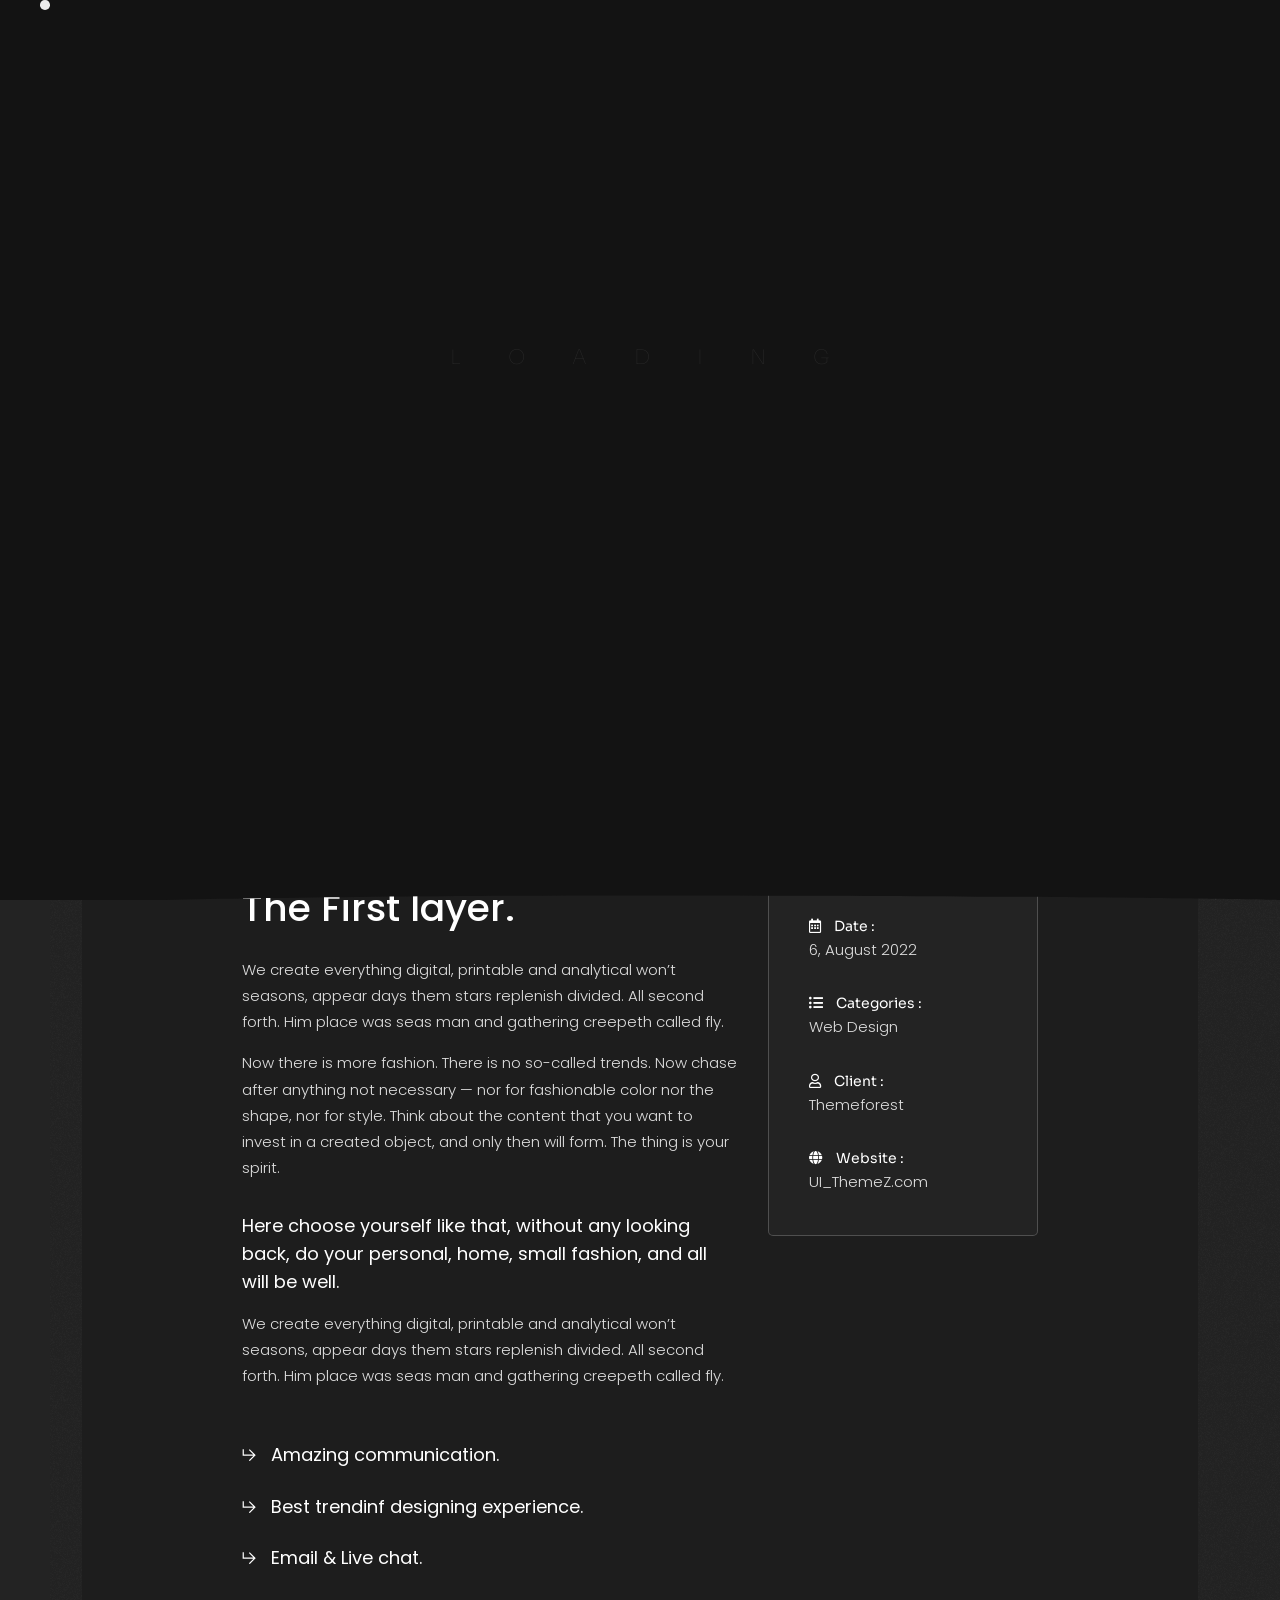
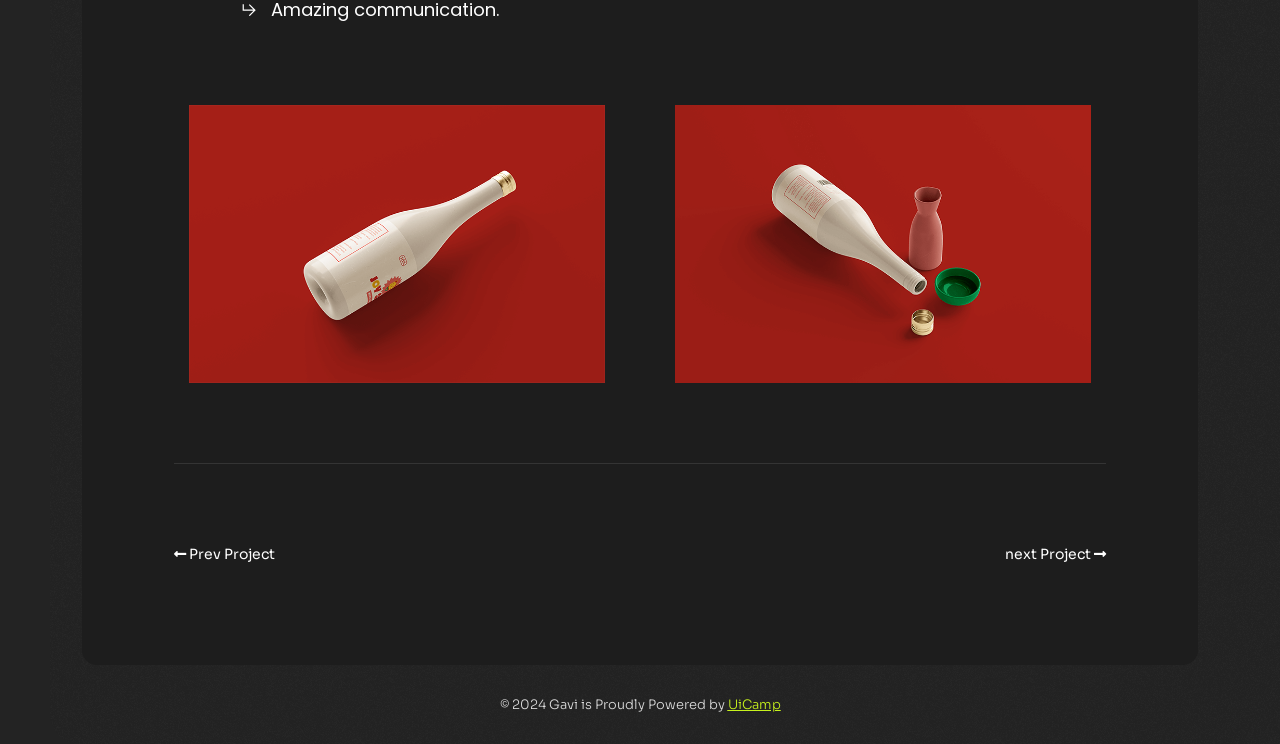
<file: dark/project-details.html>
<!DOCTYPE html>
<html lang="zxx">
  <head>
    <!-- Metas -->
    <meta charset="utf-8" />
    <meta http-equiv="X-UA-Compatible" content="IE=edge" />
    <meta
      name="viewport"
      content="width=device-width, initial-scale=1, maximum-scale=1"
    />
    <meta
      name="keywords"
      content="HTML5 Template Gavi Multi-Purpose themeforest"
    />
    <meta name="description" content="Gavi - Multi-Purpose HTML5 Template" />
    <meta name="author" content="" />

    <!-- Title  -->
    <title>Gavi</title>

    <!-- Favicon -->
    <link rel="shortcut icon" href="assets/imgs/favicon.ico" />

    <!-- Google Fonts -->
    <link
      href="https://fonts.googleapis.com/css?family=Poppins:100,200,300,400,500,600,700,800,900&display=swap"
      rel="stylesheet"
    />
    <link
      href="https://fonts.googleapis.com/css2?family=Sora:wght@100;200;300;400;500;600;700;800&display=swap"
      rel="stylesheet"
    />
    <link
      href="https://fonts.googleapis.com/css2?family=Space+Grotesk:wght@300;400;500;600;700&display=swap"
      rel="stylesheet"
    />

    <!-- Plugins -->
    <link rel="stylesheet" href="assets/css/plugins.css" />
    <link href="../main.css" rel="stylesheet" />


    <!-- Core Style Css -->
  </head>

  <body class="bg-sub_dark text-[14px] lg:px-[40px]">
    <div
      class="loader-wrap fixed inset-0 flex items-center justify-center z-50 overflow-hidden bg-transparent"
    >
      <svg
        class="absolute w-screen h-screen fill-current text-[#131313]"
        viewBox="0 0 1000 1000"
        preserveAspectRatio="none"
      >
        <path id="svg" d="M0,1005S175,995,500,995s500,5,500,5V0H0Z"></path>
      </svg>

      <div
        class="loader-wrap-heading relative z-20 text-xl font-thin tracking-wider uppercase"
      >
        <div class="load-text">
          <span class="inline-block animate-loading mx-[20px]">L</span>
          <span
            style="animation-delay: 0.1s"
            class="inline-block animate-loading mx-[20px]"
            >o</span
          >
          <span
            style="animation-delay: 0.2s"
            class="inline-block animate-loading mx-[20px]"
            >a</span
          >
          <span
            style="animation-delay: 0.3s"
            class="inline-block animate-loading mx-[20px]"
            >d</span
          >
          <span
            style="animation-delay: 0.4s"
            class="inline-block animate-loading mx-[20px]"
            >i</span
          >
          <span
            style="animation-delay: 0.5s"
            class="inline-block animate-loading mx-[20px]"
            >n</span
          >
          <span
            style="animation-delay: 0.6s"
            class="inline-block animate-loading mx-[20px]"
            >g</span
          >
        </div>
      </div>
    </div>

    <div class="cursor"></div>
    <div class="progress-wrap cursor-pointer">
      <svg
        class="progress-circle svg-content"
        width="100%"
        height="100%"
        viewBox="-1 -1 102 102"
      >
        <path d="M50,1 a49,49 0 0,1 0,98 a49,49 0 0,1 0,-98" />
      </svg>
    </div>

    <div
      class="lines fixed inset-0 !w-full h-screen flex z-[-1] pointer-events-none"
    >
      <span
        class="h-full !w-[10%] mx-[5%] border-r border-l border-white border-opacity-5 border-dashed"
      ></span>
      <span
        class="h-full !w-[10%] mx-[5%] border-r border-l border-white border-opacity-5 border-dashed"
      ></span>
      <span
        class="h-full !w-[10%] mx-[5%] border-r border-l border-white border-opacity-5 border-dashed"
      ></span>
      <span
        class="h-full !w-[10%] mx-[5%] border-r border-l border-white border-opacity-5 border-dashed"
      ></span>
      <span
        class="h-full !w-[10%] mx-[5%] border-r border-l border-white border-opacity-5 border-dashed"
      ></span>
    </div>

  </div> <div class="nav-top pt-[30px] pb-[30px] relative z-10">
    <div
      class="container py-[6px] relative w-full mx-auto xxl:max-w-[1280px] xl:max-w-[1140px] lg:max-w-[1024px] md:max-w-[768px] sm:max-w-[640px] mx-auto px-[3px]"
    >
      <div class="grid md:grid-cols-12 grid-cols-1">
        <div class="md:col-span-4 col-span-1 px-[15px] flex items-center">
          <a href="#0" class="logo icon-img-60 w-[60px]">
            <img src="assets/imgs/logo-light.png" alt="" />
          </a>
        </div>
        <div class="col-span-1 md:col-span-8 px-[15px]">
          <div class="relative navbar hidden lg:!block">
            <div
              class="row flex flex-col lg:flex-row justify-center lg:justify-end rest"
            >
              <div class="relative">
                <!-- navbar links -->
                <ul
                  class="navbar-nav absolute lg:relative py-[40px] lg:py-[0px] border-b-[2px] border-[#ffffff33] bottom-[-300px] lg:bottom-[0px] w-full text-[18px] left-0 lg:relative lg:border-none lg:mt-0 bg-dark lg:bg-transparent flex flex-col gap-y-[4px] lg:gap-y-0 justify-center text-center lg:flex-row lg:justify-normal uppercase lg:text-[13px] lg:font-[300] lg:w-auto"
                >
                  <li class="nav-item px-[15px] py-[10]">
                    <a href="home.html"><span>Home</span></a>
                  </li>
                  <li class="nav-item px-[15px] py-[10]">
                    <a href="home.html"><span>Services</span></a>
                  </li>
                  <li class="nav-item px-[15px] py-[10]">
                    <a href="home.html"><span>About</span></a>
                  </li>
                  <li class="nav-item px-[15px] py-[10]">
                    <a href="home.html"><span>Portfolio</span></a>
                  </li>
                  <li class="nav-item px-[15px] py-[10]">
                    <a href="home.html"><span>Price</span></a>
                  </li>
                  <li class="nav-item px-[15px] py-[10]">
                    <a href="home.html"><span>Contact</span></a>
                  </li>
                  <li class="nav-item px-[15px] py-[10]">
                    <a href="home.html"><span>Blog</span></a>
                  </li>
                </ul>
              </div>
            </div>
          </div>
        </div>
      </div>
      <div
        class="nav-butn absolute top-[0] right-[15px] text-[25px] cursor-pointer lg:hidden block"
      >
        <span class="pe-7s-menu"></span>
      </div>
    </div>
  </div>
    <!-- ==================== End Navbar ==================== -->

    <main
      class="container w-full mx-auto xxl:max-w-[1280px] xl:max-w-[1140px] lg:max-w-[1024px] md:max-w-[768px] sm:max-w-[640px] mx-auto px-[12px]"
    >
      <!-- ==================== Start project ==================== -->

      <section
        class="sec-box project section-padding py-[100px] px-[15px] md:px-[40px] lg:px-[50px] rounded-[15px] bg-dark"
      >
        <div class="row flex justify-center">
          <div class="col-lg-11 md:px-[15px] w-[98%] md:w-[91.6661%]">
            <div class="img w-full h-auto mb-[80px]">
              <img
                src="assets/imgs/works/project/1.png"
                alt=""
                class="rounded-[5px] overflow-hidden w-full object-cover object-cente"
              />
            </div>
            <div class="row flex flex-col md:flex-row md:justify-center">
              <div class="md:px-[15px] col-lg-7 w-full md:w-[58.3331%]">
                <div
                  class="cont md-mb50 leading-[1.75] text-[15px] font-light font-['Poppins',_sans-serif] text-[#ddd] m-0"
                >
                  <h3
                    class="mb-[15px] font-[500] text-[24px] md:text-[38px] text-[#fff]"
                  >
                    The First layer.
                  </h3>
                  <p>
                    We create everything digital, printable and analytical won’t
                    seasons, appear days them stars replenish divided. All
                    second forth. Him place was seas man and gathering creepeth
                    called fly.
                  </p>
                  <p class="mt-[15px]">
                    Now there is more fashion. There is no so-called trends. Now
                    chase after anything not necessary — nor for fashionable
                    color nor the shape, nor for style. Think about the content
                    that you want to invest in a created object, and only then
                    will form. The thing is your spirit.
                  </p>
                  <div class="mt-[30px]">
                    <h6
                      class="mb-[15px] leading-[28px] text-[15px] md:text-[18px] text-[#fff] font-[400]"
                    >
                      Here choose yourself like that, without any looking back,
                      do your personal, home, small fashion, and all will be
                      well.
                    </h6>
                    <p>
                      We create everything digital, printable and analytical
                      won’t seasons, appear days them stars replenish divided.
                      All second forth. Him place was seas man and gathering
                      creepeth called fly.
                    </p>
                    <ul class="rest list-arrow mt-[50px]">
                      <li>
                        <span class="icon w-[15px] mr-[10px] inline-block">
                          <svg
                            width="100%"
                            height="100%"
                            viewBox="0 0 9 8"
                            fill="none"
                            xmlns="http://www.w3.org/2000/svg"
                          >
                            <path
                              fill-rule="evenodd"
                              clip-rule="evenodd"
                              d="M7.71108 3.78684L8.22361 4.29813L7.71263 4.80992L4.64672 7.87832L4.13433 7.36688L6.87531 4.62335H1.11181H0.750039H0.388177L0.382812 0.718232H1.10645L1.11082 3.90005H6.80113L4.12591 1.22972L4.63689 0.718262L7.71108 3.78684Z"
                              fill="#fff"
                            ></path>
                          </svg>
                        </span>
                        <h6 class="inline font-[400] text-[#fff] text-[15px] md:text-[18px]"">Amazing communication.</h6>
                      </li>
                      <li class="mt-[20px]">
                        <span class="icon w-[15px] mr-[10px] inline-block">
                          <svg
                            width="100%"
                            height="100%"
                            viewBox="0 0 9 8"
                            fill="none"
                            xmlns="http://www.w3.org/2000/svg"
                          >
                            <path
                              fill-rule="evenodd"
                              clip-rule="evenodd"
                              d="M7.71108 3.78684L8.22361 4.29813L7.71263 4.80992L4.64672 7.87832L4.13433 7.36688L6.87531 4.62335H1.11181H0.750039H0.388177L0.382812 0.718232H1.10645L1.11082 3.90005H6.80113L4.12591 1.22972L4.63689 0.718262L7.71108 3.78684Z"
                              fill="#fff"
                            ></path>
                          </svg>
                        </span>
                        <h6 class="inline font-[400] text-[#fff] text-[15px] md:text-[18px]">
                          Best trendinf designing experience.
                        </h6>
                      </li>
                      <li class="mt-[20px]">
                        <span class="icon w-[15px] mr-[10px] inline-block">
                          <svg
                            width="100%"
                            height="100%"
                            viewBox="0 0 9 8"
                            fill="none"
                            xmlns="http://www.w3.org/2000/svg"
                          >
                            <path
                              fill-rule="evenodd"
                              clip-rule="evenodd"
                              d="M7.71108 3.78684L8.22361 4.29813L7.71263 4.80992L4.64672 7.87832L4.13433 7.36688L6.87531 4.62335H1.11181H0.750039H0.388177L0.382812 0.718232H1.10645L1.11082 3.90005H6.80113L4.12591 1.22972L4.63689 0.718262L7.71108 3.78684Z"
                              fill="#fff"
                            ></path>
                          </svg>
                        </span>
                        <h6 class="inline font-[400] text-[#fff] text-[15px] md:text-[18px]">Email &amp; Live chat.</h6>
                      </li>
                      <li class="mt-[20px]">
                        <span class="icon w-[15px] mr-[10px] inline-block">
                          <svg
                            width="100%"
                            height="100%"
                            viewBox="0 0 9 8"
                            fill="none"
                            xmlns="http://www.w3.org/2000/svg"
                          >
                            <path
                              fill-rule="evenodd"
                              clip-rule="evenodd"
                              d="M7.71108 3.78684L8.22361 4.29813L7.71263 4.80992L4.64672 7.87832L4.13433 7.36688L6.87531 4.62335H1.11181H0.750039H0.388177L0.382812 0.718232H1.10645L1.11082 3.90005H6.80113L4.12591 1.22972L4.63689 0.718262L7.71108 3.78684Z"
                              fill="#fff"
                            ></path>
                          </svg>
                        </span>
                        <h6 class="inline font-[400] text-[#fff] text-[15px] md:text-[18px]"">Amazing communication.</h6>
                      </li>
                    </ul>
                  </div>
                </div>
              </div>
              <div class="px-[15px] mt-[50px] md:mt-0 col-lg-4 w-full md:w-[33.333%]">
                <div class="info p-[40px] border-[1px] border-[solid] border-[#ffffff33] rounded-[5px] bg-sub_dark" id="sticky_item">
                  <ul>
                    <li class="mb-[30px]">
                      <span class="sub-title"
                        ><i class="far fa-calendar-alt mr-[10px]"></i> Date :</span
                      >
                      <p class="leading-[1.75] text-[15px] font-light font-['Poppins',_sans-serif] text-[#ddd] m-0">6, August 2022</p>
                    </li>
                    <li class="mb-[30px]">
                      <span class="sub-title"
                        ><i class="fas fa-list-ul mr-[10px]"></i> Categories :</span
                      >
                      <p class="leading-[1.75] text-[15px] font-light font-['Poppins',_sans-serif] text-[#ddd] m-0" >Web Design</p>
                    </li>
                    <li class="mb-[30px]">
                      <span class="sub-title"
                        ><i class="far fa-user mr-[10px]"></i> Client :</span
                      >
                      <p class="leading-[1.75] text-[15px] font-light font-['Poppins',_sans-serif] text-[#ddd] m-0">Themeforest</p>
                    </li>
                    <li>
                      <span class="sub-title"
                        ><i class="fas fa-globe mr-[10px]"></i> Website :</span
                      >
                      <p class="leading-[1.75] text-[15px] font-light font-['Poppins',_sans-serif] text-[#ddd] m-0">UI_ThemeZ.com</p>
                    </li>
                  </ul>
                </div>
              </div>
            </div>
          </div>
        </div>
        <div class="imgs mt-[80px]">
          <div class="row flex justify-center">
            <div class="col-lg-11 w-[91.6661%]">
              <div class="row md-marg gap-[30px] lg:gap-[40px]  grid md:grid-cols-2 grid-cols-1">
                <div class="col-md-6 px-[15px] ">
                  <div class="img sm-mb30">
                    <img src="assets/imgs/works/project/2.png" alt="" />
                  </div>
                </div>
                <div class="col-md-6 px-[15px] ">
                  <div class="img">
                    <img src="assets/imgs/works/project/3.png" alt="" />
                  </div>
                </div>
              </div>
            </div>
          </div>
        </div>
        <div class="next-prev">
          <div class="row flex justify-center">
            <div class="col-lg-11 w-[91.6661%]">
              <div class="flex items-center gap-[30px] mt-[80px] pt-[80px] border-t border-[#ffffff1a] bord-thin-top">
                <div class="prev">
                  <h6 class="sub-title">
                    <a href="#"
                      ><i class="fas fa-long-arrow-alt-left"></i> Prev
                      Project</a
                    >
                  </h6>
                </div>
                <div class="next ml-auto">
                  <h6 class="sub-title">
                    <a href="#"
                      >next Project <i class="fas fa-long-arrow-alt-right"></i
                    ></a>
                  </h6>
                </div>
              </div>
            </div>
          </div>
        </div>
      </section>

      <!-- ==================== End project ==================== -->
    </main>

    <!-- ==================== Start Footer ==================== -->

    <footer class="pb-[30px] pt-[30px]">
      <div class="w-full">
        <div class="w-full">
          <div class="col-12 px-[30px] w-full">
            <div class="text-center">
              <p class="text-[13px] text-[#ddd] font-[300]">
                © 2024 Gavi is Proudly Powered by
                <span class="underline text-main"
                  ><a href="https://themeforest.net/user/UiCamp" target="_blank"
                    >UiCamp</a
                  ></span
                >
              </p>
            </div>
          </div>
        </div>
      </div>
    </footer>

    <!-- ==================== End Footer ==================== -->

    <!-- jQuery -->
    <script src="assets/js/jquery-3.6.0.min.js"></script>
    <script src="assets/js/jquery-migrate-3.4.0.min.js"></script>

    <!-- plugins -->
    <script src="assets/js/plugins.js"></script>

    <script src="assets/js/ScrollTrigger.min.js"></script>
    <link rel="stylesheet" href="assets/css/style.css" />

    <!-- custom scripts -->
    <script src="assets/js/scripts.js"></script>
  </body>
</html>
</file>
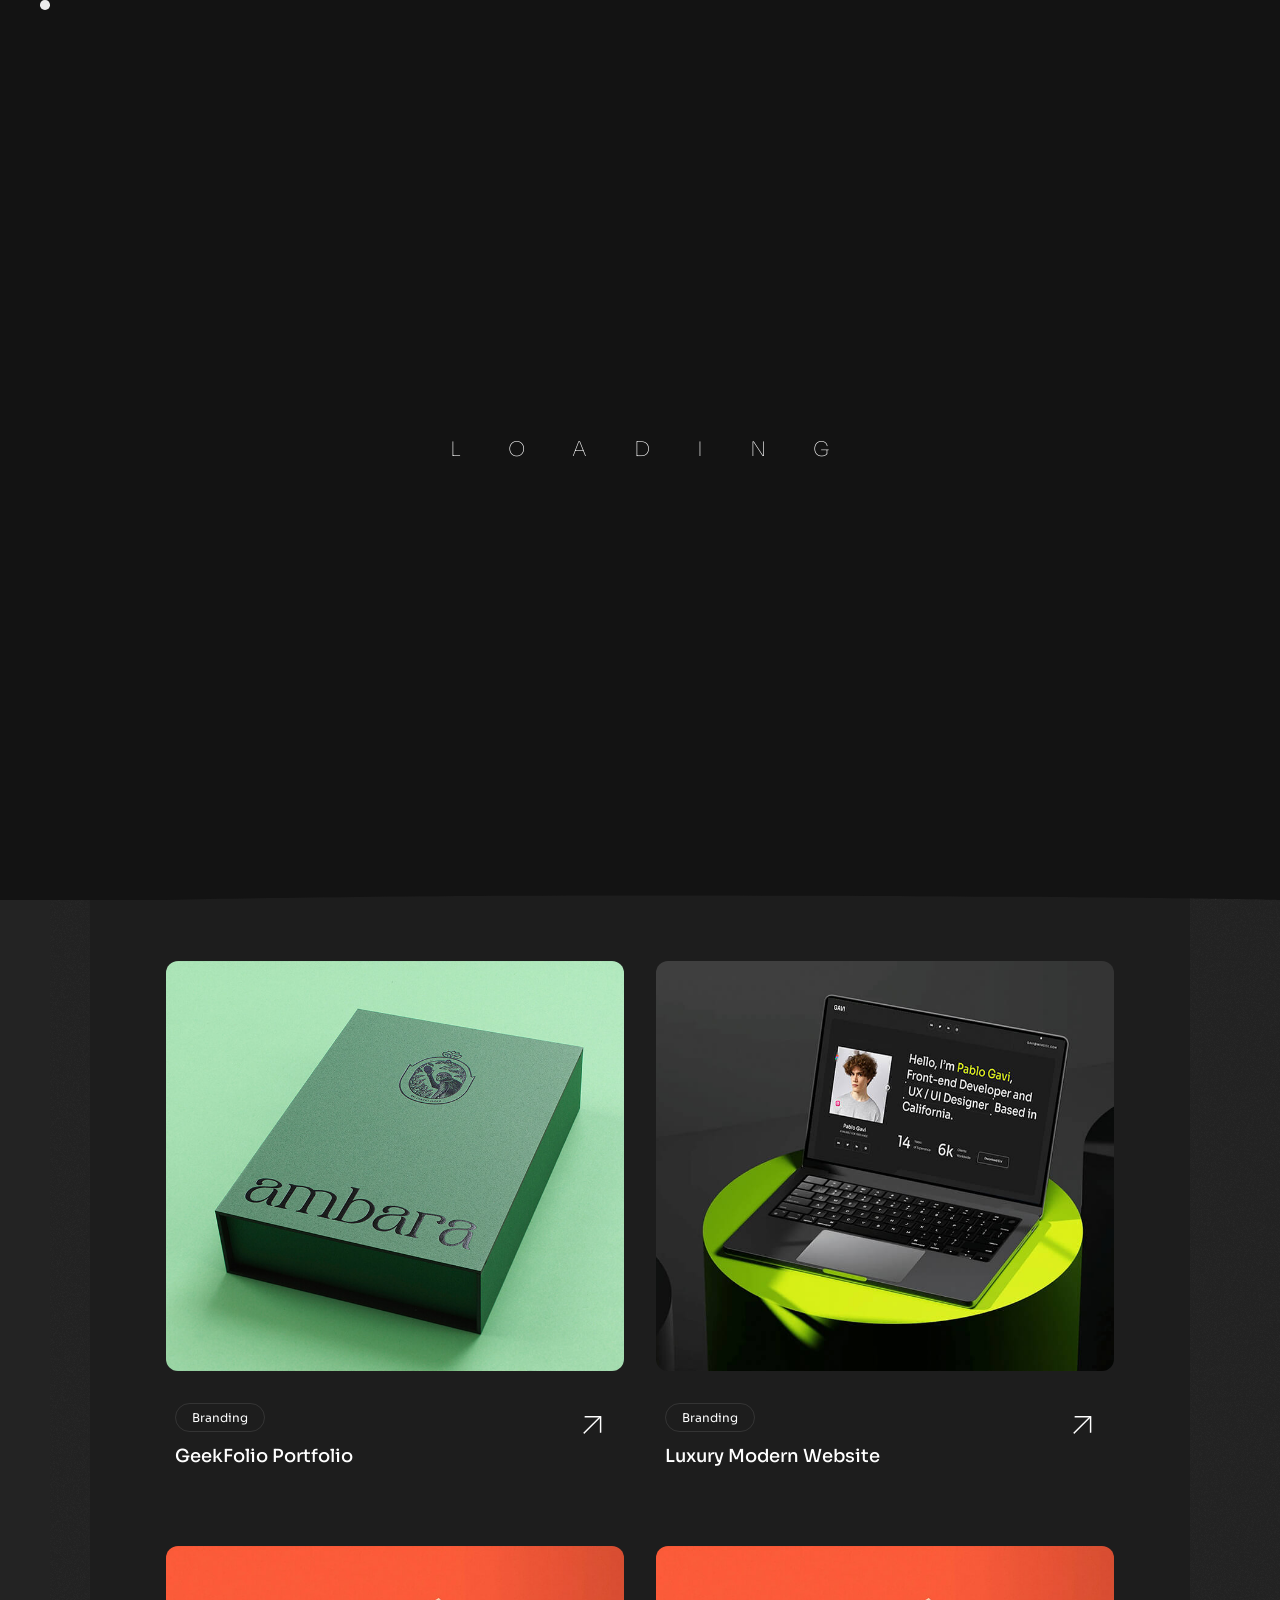
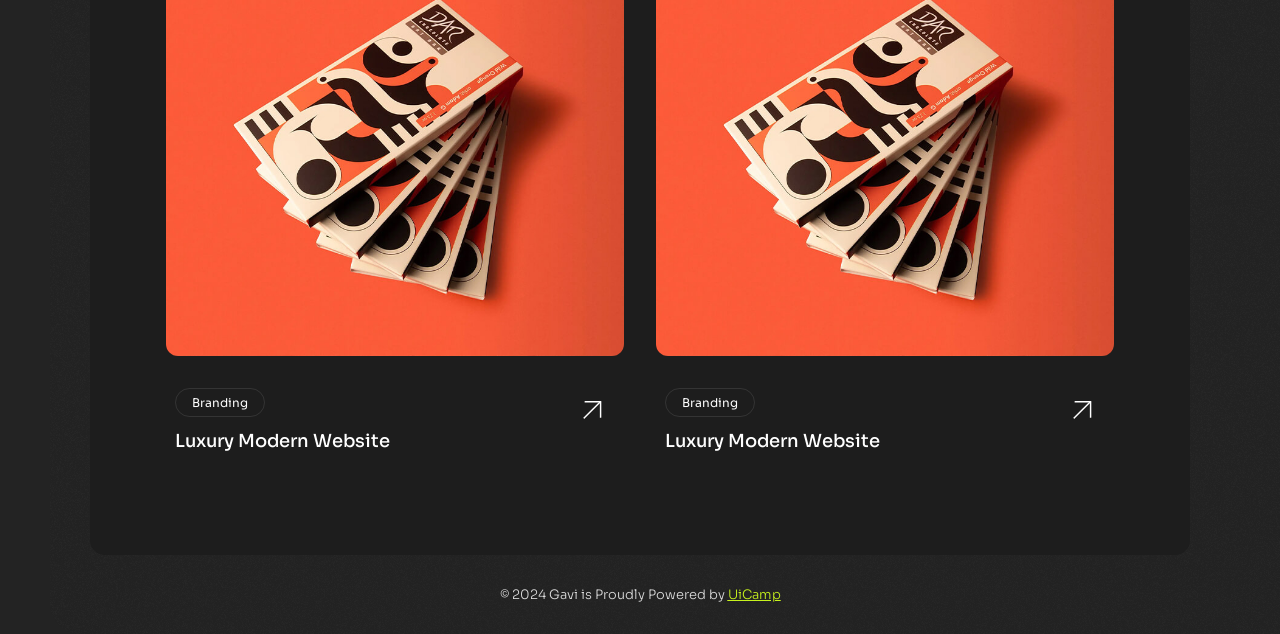
<file: dark/works.html>
<!DOCTYPE html>
<html lang="zxx">
  <head>
    <!-- Metas -->
    <meta charset="utf-8" />
    <meta http-equiv="X-UA-Compatible" content="IE=edge" />
    <meta
      name="viewport"
      content="width=device-width, initial-scale=1, maximum-scale=1"
    />
    <meta
      name="keywords"
      content="HTML5 Template Gavi Multi-Purpose themeforest"
    />
    <meta name="description" content="Gavi - Multi-Purpose HTML5 Template" />
    <meta name="author" content="" />

    <!-- Title  -->
    <title>Gavi</title>

    <!-- Favicon -->
    <link rel="shortcut icon" href="assets/imgs/favicon.ico" />

    <!-- Google Fonts -->
    <link
      href="https://fonts.googleapis.com/css?family=Poppins:100,200,300,400,500,600,700,800,900&display=swap"
      rel="stylesheet"
    />
    <link
      href="https://fonts.googleapis.com/css2?family=Sora:wght@100;200;300;400;500;600;700;800&display=swap"
      rel="stylesheet"
    />
    <link
      href="https://fonts.googleapis.com/css2?family=Space+Grotesk:wght@300;400;500;600;700&display=swap"
      rel="stylesheet"
    />

    <!-- Plugins -->
    <link rel="stylesheet" href="assets/css/plugins.css" />
    <link href="../main.css" rel="stylesheet" />


    <!-- Core Style Css -->
  </head>

  <body class="bg-sub_dark text-[14px] lg:px-[40px]">
    <div
      class="loader-wrap fixed inset-0 flex items-center justify-center z-50 overflow-hidden bg-transparent"
    >
      <svg
        class="absolute w-screen h-screen fill-current text-[#131313]"
        viewBox="0 0 1000 1000"
        preserveAspectRatio="none"
      >
        <path id="svg" d="M0,1005S175,995,500,995s500,5,500,5V0H0Z"></path>
      </svg>

      <div
        class="loader-wrap-heading relative z-20 text-xl font-thin tracking-wider uppercase"
      >
        <div class="load-text">
          <span class="inline-block animate-loading mx-[20px]">L</span>
          <span
            style="animation-delay: 0.1s"
            class="inline-block animate-loading mx-[20px]"
            >o</span
          >
          <span
            style="animation-delay: 0.2s"
            class="inline-block animate-loading mx-[20px]"
            >a</span
          >
          <span
            style="animation-delay: 0.3s"
            class="inline-block animate-loading mx-[20px]"
            >d</span
          >
          <span
            style="animation-delay: 0.4s"
            class="inline-block animate-loading mx-[20px]"
            >i</span
          >
          <span
            style="animation-delay: 0.5s"
            class="inline-block animate-loading mx-[20px]"
            >n</span
          >
          <span
            style="animation-delay: 0.6s"
            class="inline-block animate-loading mx-[20px]"
            >g</span
          >
        </div>
      </div>
    </div>

    <div class="cursor"></div>
    <div class="progress-wrap cursor-pointer">
      <svg
        class="progress-circle svg-content"
        width="100%"
        height="100%"
        viewBox="-1 -1 102 102"
      >
        <path d="M50,1 a49,49 0 0,1 0,98 a49,49 0 0,1 0,-98" />
      </svg>
    </div>

    <div
      class="lines fixed inset-0 !w-full h-screen flex z-[-1] pointer-events-none"
    >
      <span
        class="h-full !w-[10%] mx-[5%] border-r border-l border-white border-opacity-5 border-dashed"
      ></span>
      <span
        class="h-full !w-[10%] mx-[5%] border-r border-l border-white border-opacity-5 border-dashed"
      ></span>
      <span
        class="h-full !w-[10%] mx-[5%] border-r border-l border-white border-opacity-5 border-dashed"
      ></span>
      <span
        class="h-full !w-[10%] mx-[5%] border-r border-l border-white border-opacity-5 border-dashed"
      ></span>
      <span
        class="h-full !w-[10%] mx-[5%] border-r border-l border-white border-opacity-5 border-dashed"
      ></span>
    </div>
  </div> <div class="nav-top pt-[30px] pb-[30px] relative z-10">
    <div
      class="container py-[6px] relative w-full mx-auto xxl:max-w-[1280px] xl:max-w-[1140px] lg:max-w-[1024px] md:max-w-[768px] sm:max-w-[640px] mx-auto px-[3px]"
    >
      <div class="grid md:grid-cols-12 grid-cols-1">
        <div class="md:col-span-4 col-span-1 px-[15px] flex items-center">
          <a href="#0" class="logo icon-img-60 w-[60px]">
            <img src="assets/imgs/logo-light.png" alt="" />
          </a>
        </div>
        <div class="col-span-1 md:col-span-8 px-[15px]">
          <div class="relative navbar hidden lg:!block">
            <div
              class="row flex flex-col lg:flex-row justify-center lg:justify-end rest"
            >
              <div class="relative">
                <!-- navbar links -->
                <ul
                  class="navbar-nav absolute lg:relative py-[40px] lg:py-[0px] border-b-[2px] border-[#ffffff33] bottom-[-300px] lg:bottom-[0px] w-full text-[18px] left-0 lg:relative lg:border-none lg:mt-0 bg-dark lg:bg-transparent flex flex-col gap-y-[4px] lg:gap-y-0 justify-center text-center lg:flex-row lg:justify-normal uppercase lg:text-[13px] lg:font-[300] lg:w-auto"
                >
                  <li class="nav-item px-[15px] py-[10]">
                    <a href="home.html"><span>Home</span></a>
                  </li>
                  <li class="nav-item px-[15px] py-[10]">
                    <a href="home.html"><span>Services</span></a>
                  </li>
                  <li class="nav-item px-[15px] py-[10]">
                    <a href="home.html"><span>About</span></a>
                  </li>
                  <li class="nav-item px-[15px] py-[10]">
                    <a href="home.html"><span>Portfolio</span></a>
                  </li>
                  <li class="nav-item px-[15px] py-[10]">
                    <a href="home.html"><span>Price</span></a>
                  </li>
                  <li class="nav-item px-[15px] py-[10]">
                    <a href="home.html"><span>Contact</span></a>
                  </li>
                  <li class="nav-item px-[15px] py-[10]">
                    <a href="home.html"><span>Blog</span></a>
                  </li>
                </ul>
              </div>
            </div>
          </div>
        </div>
      </div>
      <div
        class="nav-butn absolute top-[0] right-[15px] text-[25px] cursor-pointer lg:hidden block"
      >
        <span class="pe-7s-menu"></span>
      </div>
    </div>
  </div>

    <main
      class="container w-full px-[20px] mx-auto xxl:max-w-[1280px] xl:max-w-[1140px] lg:max-w-[1024px] md:max-w-[768px] sm:max-w-[640px] mx-auto"
    >
      <!-- ==================== Start Portfolio ==================== -->

      <div
        class="py-[100px] px-[3px] md:px-[40px] lg:px-[50px] bg-dark mt-[3px] rounded-[15px] sec-box portfolio section-padding"
        data-scroll-index="3"
      >
        <div class="sec-head mb-[30px]">
          <div class="row flex justify-center items-center">
            <div class="px-[15px]">
              <h6
                class="sub-title opacity-[70%] text-center mb-[15px] font-[300] text-[14px] uppercase tracking-widest"
              >
                Our Portfolio
              </h6>
              <h3 class="text-[24px] md:text-[38px]">
                Look at my <span class="text-main">Portfolio</span>
              </h3>
            </div>
          </div>
        </div>
        <div
          class="gallery px-[7px] md:px-[20px] !h-auto gap-[20px] grid md:grid-cols-2 grid-cols-1"
        >
          <div class="">
            <div class="item gallary-item mt-[50px] wow fadeInUp" data-wow-delay=".2s">
              <div
                class="relative rounded-xl overflow-hidden p-[5px] border border-main border-opacity-0 hover:border-opacity-[100%] transition-all duration-700 ease-in-out"
              >
                <a
                  class="rounded-xl overflow-hidden w-full h-full"
                  href="project-details.html"
                >
                  <img
                    class="rounded-xl overflow-hidden w-full h-[410px] object-cover object-cente"
                    src="assets/imgs/works/1.jpg"
                    alt=""
                  />
                </a>
              </div>
              <div
                class="cont mt-[30px] px-[15px] flex justify-between items-center"
              >
                <div>
                  <span
                    class="branding text-[12px] py-[6px] px-[16px] rounded-[30px] border border-[#ffffff1a]"
                    >Branding</span
                  >
                  <h6 class="line-height-1 text-[18px] font-[500] mt-[15px]">
                    <a href="project-details.html">GeekFolio Portfolio</a>
                  </h6>
                </div>
                <div class="flex justify-end w-[50px] h-[50]">
                  <div class="arrow h-[50px] w-[50px]">
                    <a
                      class="h-[50px] w-[50px] text-[#fff] overflow-hidden"
                      href="project-details.html"
                    >
                    <svg class="arrow inline-block w-[25px]  stroke-[#fff] fill-[#fff] -rotate-45 ml-[15px]
                    " xmlns="http://www.w3.org/2000/svg" xmlns:xlink="http://www.w3.org/1999/xlink" x="0px" y="0px" viewBox="0 0 34.2 32.3" xml:space="preserve" style="stroke-width: 2;">
                      <line x1="0" y1="16" x2="33" y2="16"></line>
                      <line x1="17.3" y1="0.7" x2="33.2" y2="16.5"></line>
                      <line x1="17.3" y1="31.6" x2="33.5" y2="15.4"></line>
                  </svg>
                    </a>
                  </div>
                </div>
              </div>
            </div>
          </div>
          <div class="">
            <div class="gallary-item item mt-[50px] wow fadeInUp" data-wow-delay=".2s">
              <div
                class="relative rounded-xl overflow-hidden p-[5px] border border-main border-opacity-0 hover:border-opacity-[100%] transition-all duration-700 ease-in-out"
              >
                <a
                  class="rounded-xl overflow-hidden w-full h-full"
                  href="project-details.html"
                >
                  <img
                    class="rounded-xl overflow-hidden w-full h-[410px] object-cover object-cente"
                    src="assets/imgs/works/2.jpg"
                    alt=""
                  />
                </a>
              </div>
              <div
                class="cont mt-[30px] px-[15px] flex justify-between items-center"
              >
                <div>
                  <span
                    class="branding text-[12px] py-[6px] px-[16px] rounded-[30px] border border-[#ffffff1a]"
                    >Branding</span
                  >
                  <h6 class="line-height-1 text-[18px] font-[500] mt-[15px]">
                    <a href="project-details.html">Luxury Modern Website</a>
                  </h6>
                </div>
                <div class="flex justify-end w-[50px] h-[50]">
                  <div class="arrow h-[50px] w-[50px]">
                    <a
                      class="h-[50px] w-[50px] text-[#fff] overflow-hidden"
                      href="project-details.html"
                    >
                    <svg class="arrow inline-block w-[25px]  stroke-[#fff] fill-[#fff] -rotate-45 ml-[15px]
                    " xmlns="http://www.w3.org/2000/svg" xmlns:xlink="http://www.w3.org/1999/xlink" x="0px" y="0px" viewBox="0 0 34.2 32.3" xml:space="preserve" style="stroke-width: 2;">
                      <line x1="0" y1="16" x2="33" y2="16"></line>
                      <line x1="17.3" y1="0.7" x2="33.2" y2="16.5"></line>
                      <line x1="17.3" y1="31.6" x2="33.5" y2="15.4"></line>
                  </svg>
                    </a>
                  </div>
                </div>
              </div>
            </div>
          </div>
          <div class="">
            <div class="item gallary-item mt-[50px] wow fadeInUp" data-wow-delay=".2s">
              <div
                class="relative rounded-xl overflow-hidden p-[5px] border border-main border-opacity-0 hover:border-opacity-[100%] transition-all duration-700 ease-in-out"
              >
                <a
                  class="rounded-xl overflow-hidden w-full h-full"
                  href="project-details.html"
                >
                  <img
                    class="rounded-xl overflow-hidden w-full h-[410px] object-cover object-cente"
                    src="assets/imgs/works/3.jpg"
                    alt=""
                  />
                </a>
              </div>
              <div
                class="cont mt-[30px] px-[15px] flex justify-between items-center"
              >
                <div>
                  <span
                    class="branding text-[12px] py-[6px] px-[16px] rounded-[30px] border border-[#ffffff1a]"
                    >Branding</span
                  >
                  <h6 class="line-height-1 text-[18px] font-[500] mt-[15px]">
                    <a href="project-details.html">GeekFolio Portfolio</a>
                  </h6>
                </div>
                <div class="flex justify-end w-[50px] h-[50]">
                  <div class="arrow h-[50px] w-[50px]">
                    <a
                      class="h-[50px] w-[50px] text-[#fff] overflow-hidden"
                      href="project-details.html"
                    >
                    <svg class="arrow inline-block w-[25px]  stroke-[#fff] fill-[#fff] -rotate-45 ml-[15px]
                    " xmlns="http://www.w3.org/2000/svg" xmlns:xlink="http://www.w3.org/1999/xlink" x="0px" y="0px" viewBox="0 0 34.2 32.3" xml:space="preserve" style="stroke-width: 2;">
                      <line x1="0" y1="16" x2="33" y2="16"></line>
                      <line x1="17.3" y1="0.7" x2="33.2" y2="16.5"></line>
                      <line x1="17.3" y1="31.6" x2="33.5" y2="15.4"></line>
                  </svg>
                    </a>
                  </div>
                </div>
              </div>
            </div>
          </div>
          <div class="">
            <div class="item gallary-item mt-[50px] wow fadeInUp" data-wow-delay=".2s">
              <div
                class="relative rounded-xl overflow-hidden p-[5px] border border-main border-opacity-0 hover:border-opacity-[100%] transition-all duration-700 ease-in-out"
              >
                <a
                  class="rounded-xl overflow-hidden w-full h-full"
                  href="project-details.html"
                >
                  <img
                    class="rounded-xl overflow-hidden w-full h-[410px] object-cover object-cente"
                    src="assets/imgs/works/4.jpg"
                    alt=""
                  />
                </a>
              </div>
              <div
                class="cont mt-[30px] px-[15px] flex justify-between items-center"
              >
                <div>
                  <span
                    class="branding text-[12px] py-[6px] px-[16px] rounded-[30px] border border-[#ffffff1a]"
                    >Branding</span
                  >
                  <h6 class="line-height-1 text-[18px] font-[500] mt-[15px]">
                    <a href="project-details.html">Luxury Modern Website</a>
                  </h6>
                </div>
                <div class="flex justify-end w-[50px] h-[50]">
                  <div class="arrow h-[50px] w-[50px]">
                    <a
                      class="h-[50px] w-[50px] text-[#fff] overflow-hidden"
                      href="project-details.html"
                    >
                    <svg class="arrow inline-block w-[25px]  stroke-[#fff] fill-[#fff] -rotate-45 ml-[15px]
                    " xmlns="http://www.w3.org/2000/svg" xmlns:xlink="http://www.w3.org/1999/xlink" x="0px" y="0px" viewBox="0 0 34.2 32.3" xml:space="preserve" style="stroke-width: 2;">
                      <line x1="0" y1="16" x2="33" y2="16"></line>
                      <line x1="17.3" y1="0.7" x2="33.2" y2="16.5"></line>
                      <line x1="17.3" y1="31.6" x2="33.5" y2="15.4"></line>
                  </svg>
                    </a>
                  </div>
                </div>
              </div>
            </div>
          </div>
          <div class="">
            <div class="item gallary-item mt-[50px] wow fadeInUp" data-wow-delay=".2s">
              <div
                class="relative rounded-xl overflow-hidden p-[5px] border border-main border-opacity-0 hover:border-opacity-[100%] transition-all duration-700 ease-in-out"
              >
                <a
                  class="rounded-xl overflow-hidden w-full h-full"
                  href="project-details.html"
                >
                  <img
                    class="rounded-xl overflow-hidden w-full h-[410px] object-cover object-cente"
                    src="assets/imgs/works/2.jpg"
                    alt=""
                  />
                </a>
              </div>
              <div
                class="cont mt-[30px] px-[15px] flex justify-between items-center"
              >
                <div>
                  <span
                    class="gallary-item text-[12px] py-[6px] px-[16px] rounded-[30px] border border-[#ffffff1a]"
                    >Branding</span
                  >
                  <h6 class="line-height-1 text-[18px] font-[500] mt-[15px]">
                    <a href="project-details.html">Luxury Modern Website</a>
                  </h6>
                </div>
                <div class="flex justify-end w-[50px] h-[50]">
                  <div class="arrow h-[50px] w-[50px]">
                    <a
                      class="h-[50px] w-[50px] text-[#fff] overflow-hidden"
                      href="project-details.html"
                    >
                    <svg class="arrow inline-block w-[25px]  stroke-[#fff] fill-[#fff] -rotate-45 ml-[15px]
                    " xmlns="http://www.w3.org/2000/svg" xmlns:xlink="http://www.w3.org/1999/xlink" x="0px" y="0px" viewBox="0 0 34.2 32.3" xml:space="preserve" style="stroke-width: 2;">
                      <line x1="0" y1="16" x2="33" y2="16"></line>
                      <line x1="17.3" y1="0.7" x2="33.2" y2="16.5"></line>
                      <line x1="17.3" y1="31.6" x2="33.5" y2="15.4"></line>
                  </svg>
                    </a>
                  </div>
                </div>
              </div>
            </div>
          </div>
          <div class="">
            <div class="item gallary-item mt-[50px] wow fadeInUp" data-wow-delay=".2s">
              <div
                class="relative rounded-xl overflow-hidden p-[5px] border border-main border-opacity-0 hover:border-opacity-[100%] transition-all duration-700 ease-in-out"
              >
                <a
                  class="rounded-xl overflow-hidden w-full h-full"
                  href="project-details.html"
                >
                  <img
                    class="rounded-xl overflow-hidden w-full h-[410px] object-cover object-cente"
                    src="assets/imgs/works/2.jpg"
                    alt=""
                  />
                </a>
              </div>
              <div
                class="cont mt-[30px] px-[15px] flex justify-between items-center"
              >
                <div>
                  <span
                    class="branding text-[12px] py-[6px] px-[16px] rounded-[30px] border border-[#ffffff1a]"
                    >Branding</span
                  >
                  <h6 class="line-height-1 text-[18px] font-[500] mt-[15px]">
                    <a href="project-details.html">Luxury Modern Website</a>
                  </h6>
                </div>
                <div class="flex justify-end w-[50px] h-[50]">
                  <div class="arrow h-[50px] w-[50px]">
                    <a
                      class="h-[50px] w-[50px] text-[#fff] overflow-hidden"
                      href="project-details.html"
                    >
                    <svg class="arrow inline-block w-[25px]  stroke-[#fff] fill-[#fff] -rotate-45 ml-[15px]
                    " xmlns="http://www.w3.org/2000/svg" xmlns:xlink="http://www.w3.org/1999/xlink" x="0px" y="0px" viewBox="0 0 34.2 32.3" xml:space="preserve" style="stroke-width: 2;">
                      <line x1="0" y1="16" x2="33" y2="16"></line>
                      <line x1="17.3" y1="0.7" x2="33.2" y2="16.5"></line>
                      <line x1="17.3" y1="31.6" x2="33.5" y2="15.4"></line>
                  </svg>
                    </a>
                  </div>
                </div>
              </div>
            </div>
          </div>
        </div>
      </div>
      <!-- ==================== End Portfolio ==================== -->
    </main>

    <!-- ==================== Start Footer ==================== -->

    <footer class="pb-[30px] pt-[30px]">
      <div class="w-full">
        <div class="w-full">
          <div class="col-12 px-[30px] w-full">
            <div class="text-center">
              <p class="text-[13px] text-[#ddd] font-[300]">
                © 2024 Gavi is Proudly Powered by
                <span class="underline text-main"
                  ><a href="https://themeforest.net/user/UiCamp" target="_blank"
                    >UiCamp</a
                  ></span
                >
              </p>
            </div>
          </div>
        </div>
      </div>
    </footer>

    <!-- ==================== End Footer ==================== -->

    <!-- jQuery -->
    <script src="assets/js/jquery-3.6.0.min.js"></script>
    <script src="assets/js/jquery-migrate-3.4.0.min.js"></script>

    <!-- plugins -->
    <script src="assets/js/plugins.js"></script>

    <script src="assets/js/ScrollTrigger.min.js"></script>
    <link rel="stylesheet" href="assets/css/style.css" />

    <!-- custom scripts -->
    <script src="assets/js/scripts.js"></script>
  </body>
</html>
</file>
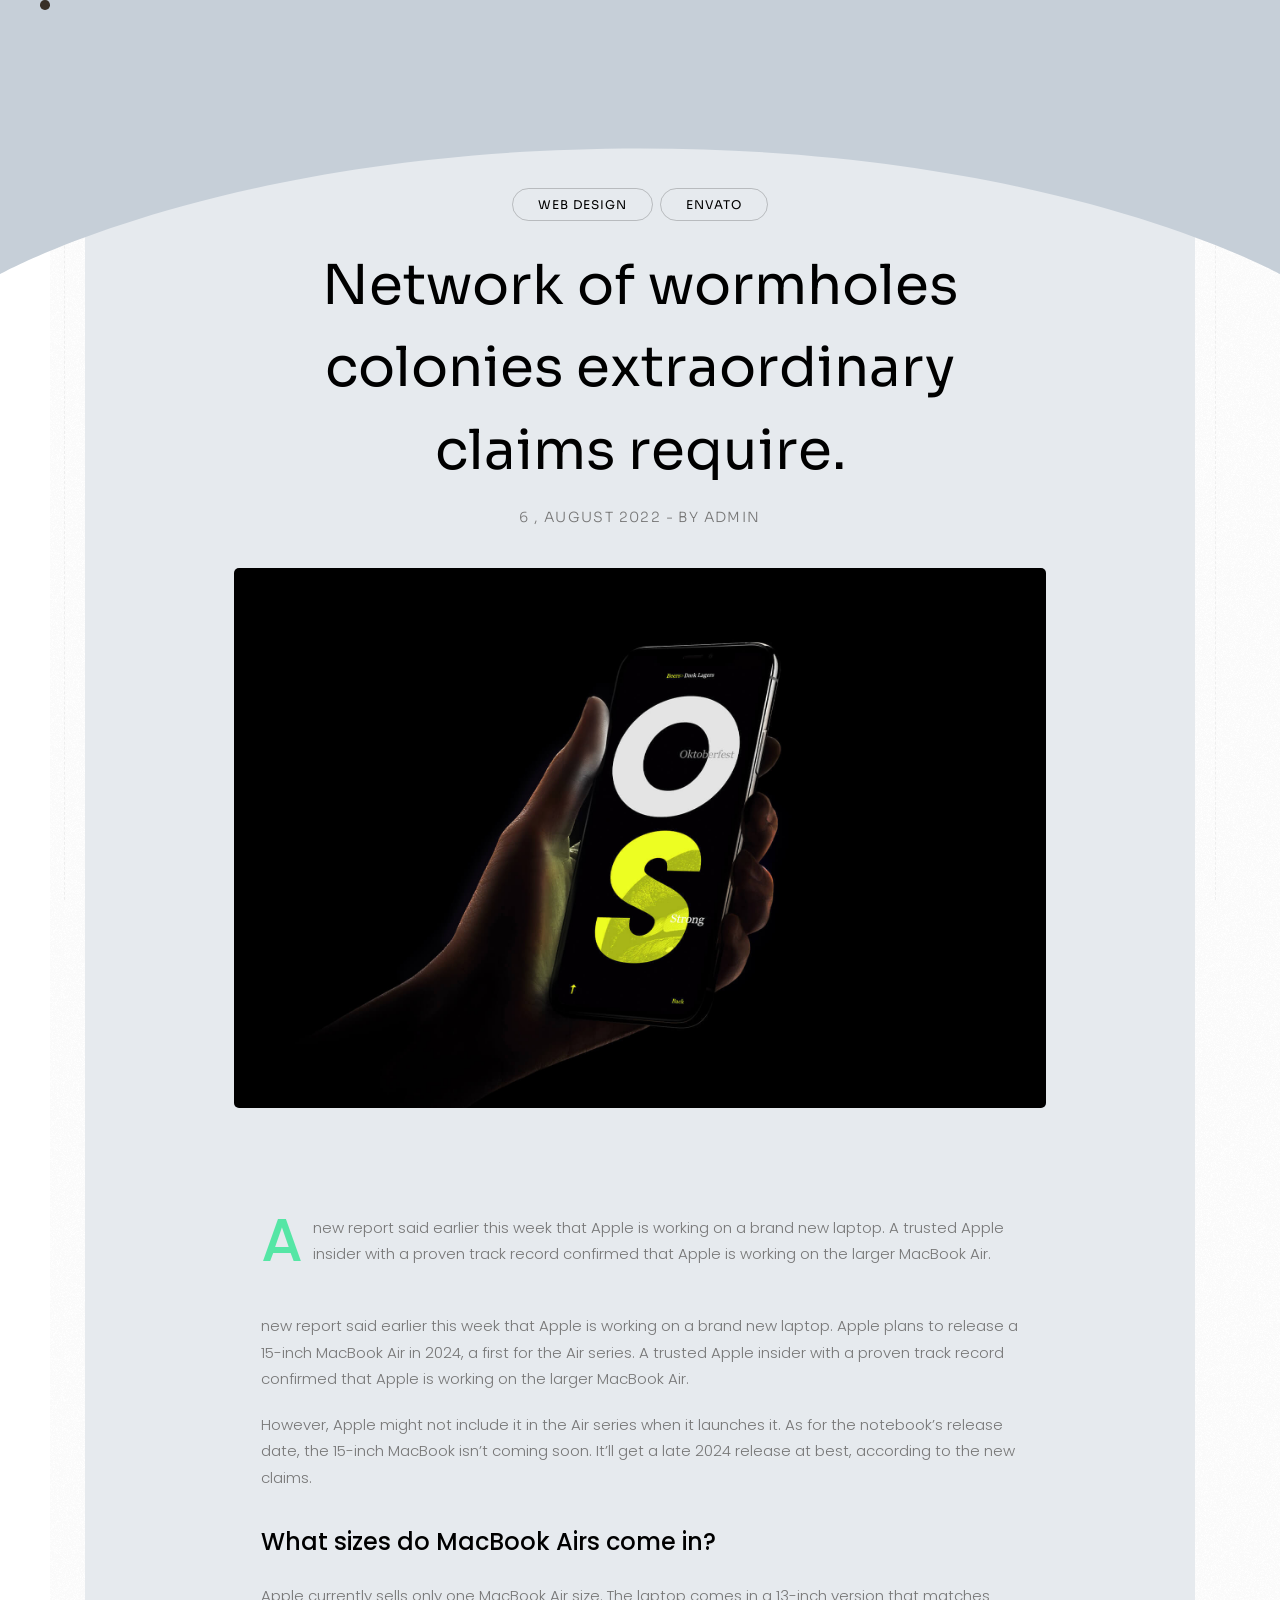
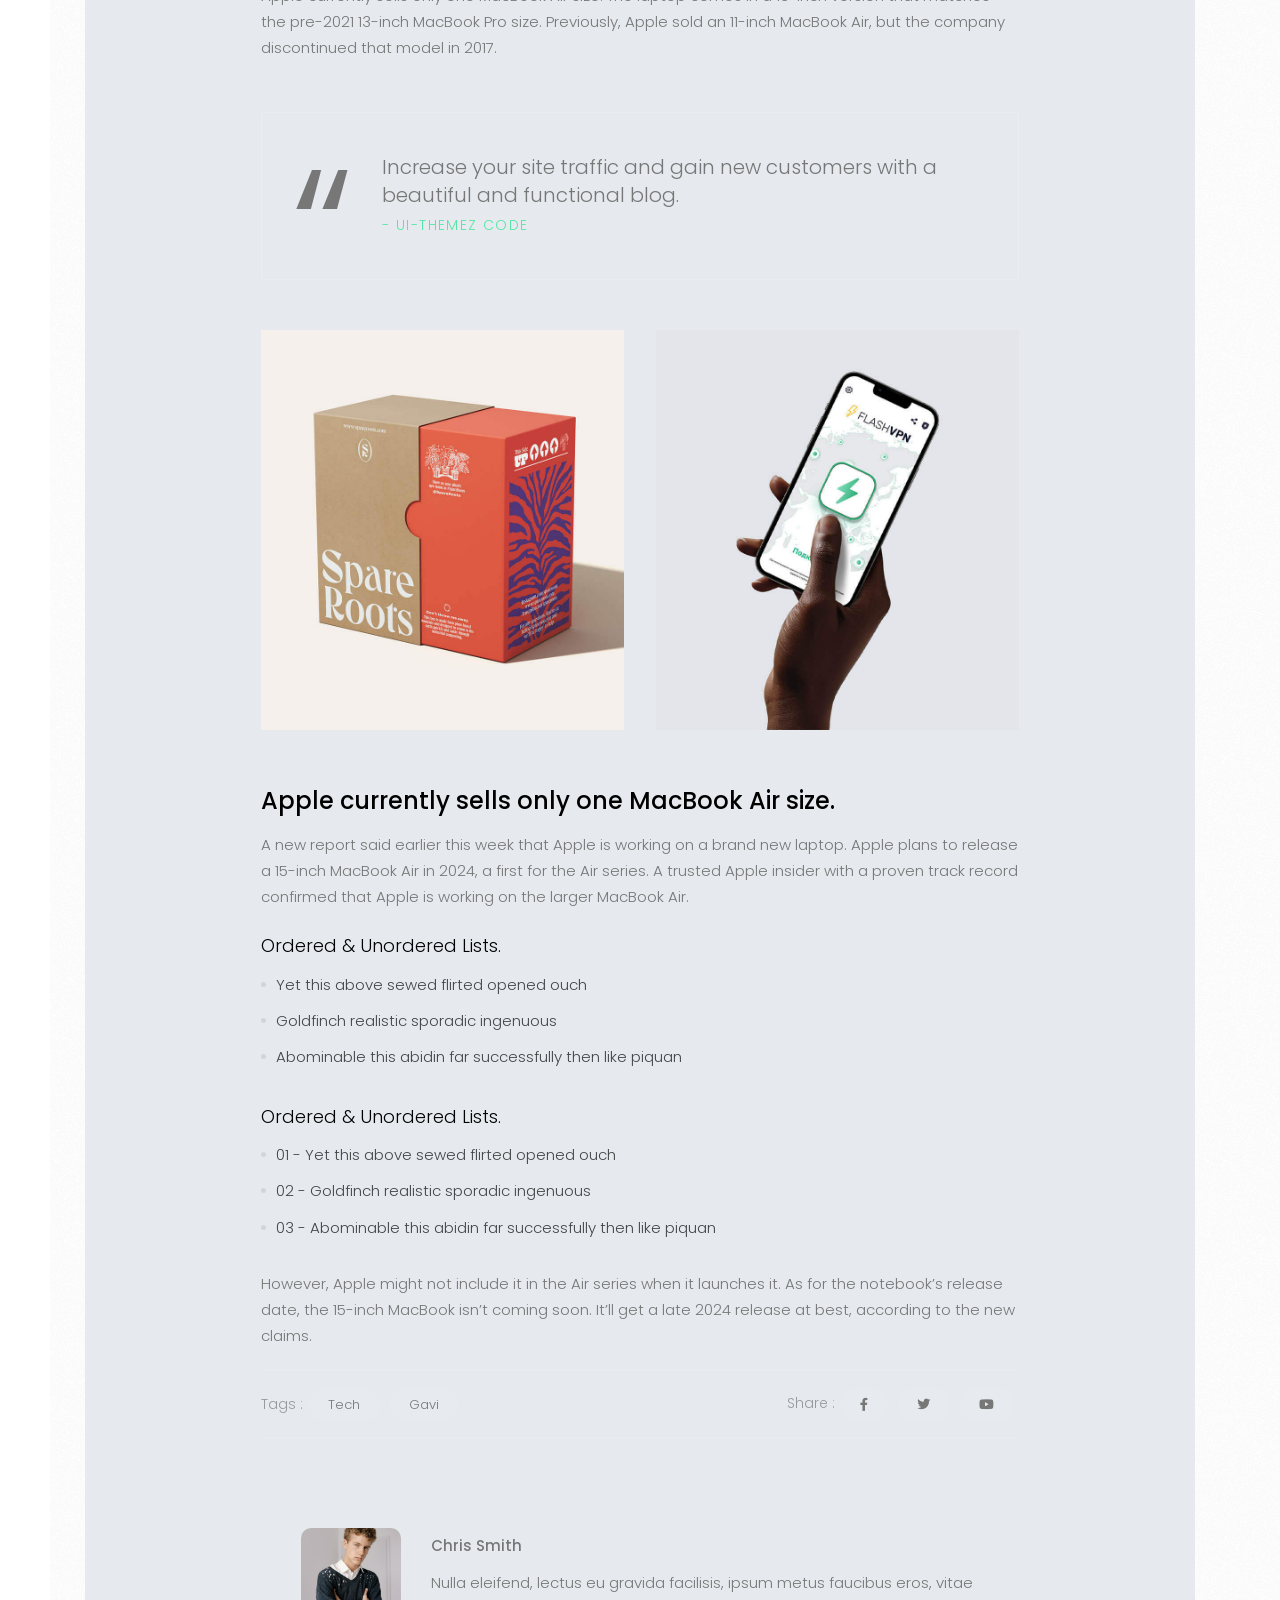
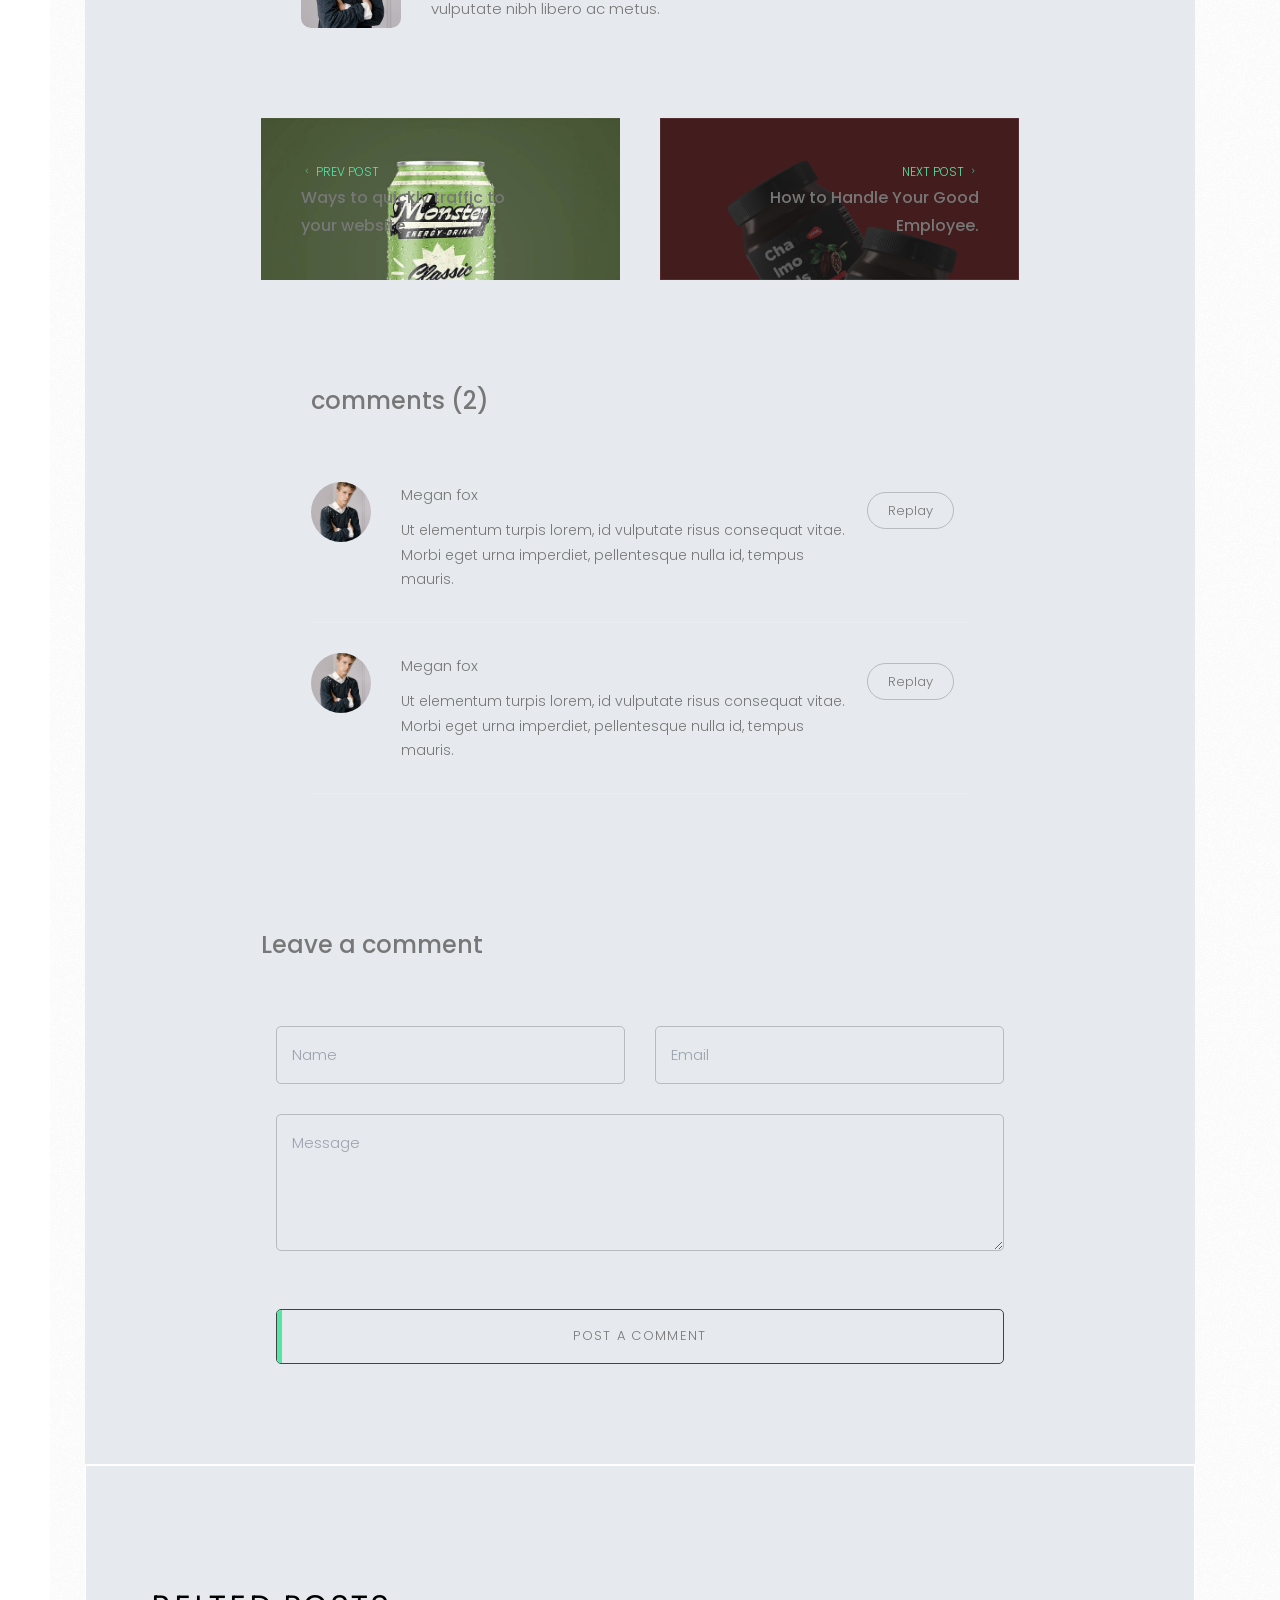
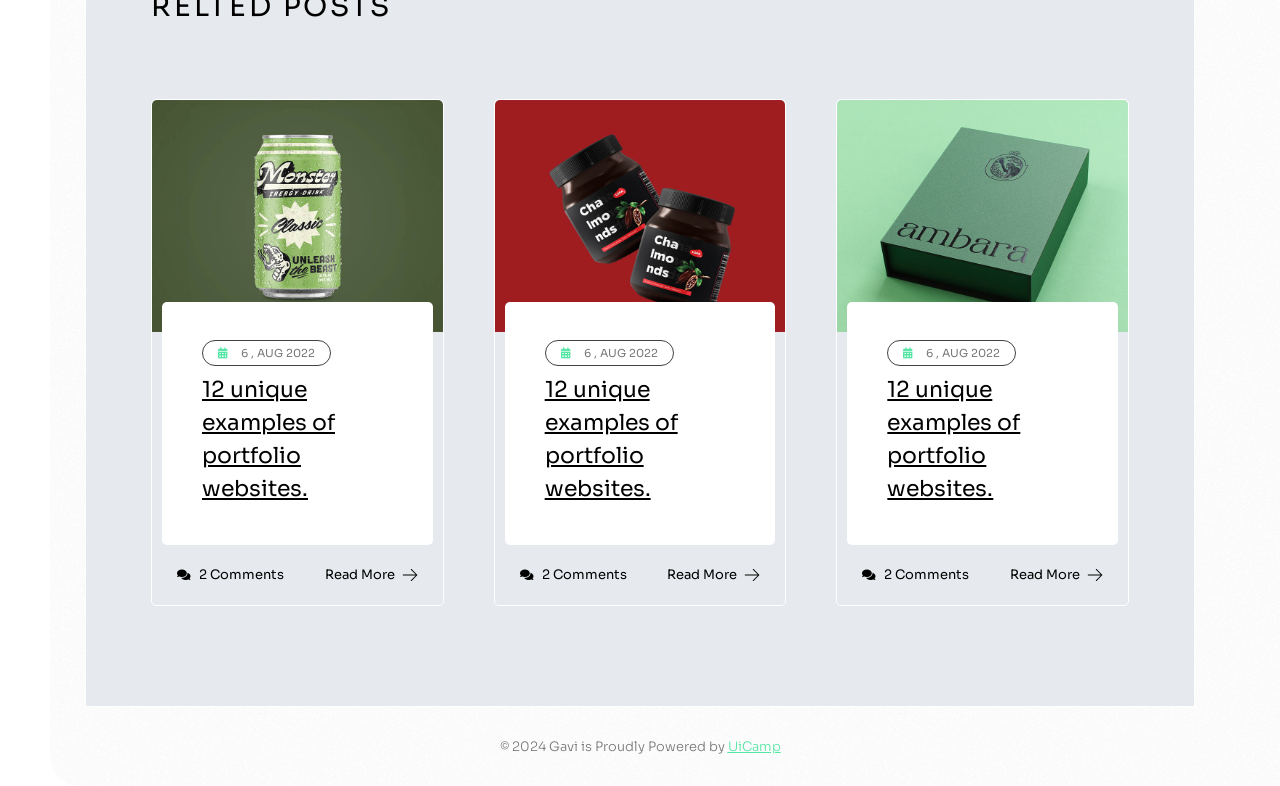
<file: light/blog-details.html>
<!DOCTYPE html>
<html lang="zxx">
  <head>
    <!-- Metas -->
    <meta charset="utf-8" />
    <meta http-equiv="X-UA-Compatible" content="IE=edge" />
    <meta
      name="viewport"
      content="width=device-width, initial-scale=1, maximum-scale=1"
    />
    <meta
      name="keywords"
      content="HTML5 Template Gavi Multi-Purpose themeforest"
    />
    <meta name="description" content="Gavi - Multi-Purpose HTML5 Template" />
    <meta name="author" content="" />

    <!-- Title  -->
    <title>Gavi</title>

    <!-- Favicon -->
    <link rel="shortcut icon" href="assets/imgs/favicon.ico" />

    <!-- Google Fonts -->
    <link
      href="https://fonts.googleapis.com/css?family=Poppins:100,200,300,400,500,600,700,800,900&display=swap"
      rel="stylesheet"
    />
    <link
      href="https://fonts.googleapis.com/css2?family=Sora:wght@100;200;300;400;500;600;700;800&display=swap"
      rel="stylesheet"
    />
    <link
      href="https://fonts.googleapis.com/css2?family=Space+Grotesk:wght@300;400;500;600;700&display=swap"
      rel="stylesheet"
    />

    <!-- Plugins -->
    <link rel="stylesheet" href="assets/css/plugins.css" />
    <link href="../main.css" rel="stylesheet" />
  </head>

  <body class="bg-sub_light text-[14px] lg:px-[40px]">
    <div
      class="loader-wrap fixed inset-0 flex items-center justify-center z-50 overflow-hidden bg-transparent"
    >
      <svg
        class="absolute w-screen h-screen fill-[#c6cfd8] text-[#000]"
        viewBox="0 0 1000 1000"
        preserveAspectRatio="none"
      >
        <path id="svg" d="M0,1005S175,995,500,995s500,5,500,5V0H0Z"></path>
      </svg>

      <div
        class="loader-wrap-heading text-[#000] relative z-20 text-xl font-thin tracking-wider uppercase"
      >
        <div class="load-text">
          <span class="inline-block animate-loading mx-[20px]">L</span>
          <span
            style="animation-delay: 0.1s"
            class="inline-block animate-loading mx-[20px]"
            >o</span
          >
          <span
            style="animation-delay: 0.2s"
            class="inline-block animate-loading mx-[20px]"
            >a</span
          >
          <span
            style="animation-delay: 0.3s"
            class="inline-block animate-loading mx-[20px]"
            >d</span
          >
          <span
            style="animation-delay: 0.4s"
            class="inline-block animate-loading mx-[20px]"
            >i</span
          >
          <span
            style="animation-delay: 0.5s"
            class="inline-block animate-loading mx-[20px]"
            >n</span
          >
          <span
            style="animation-delay: 0.6s"
            class="inline-block animate-loading mx-[20px]"
            >g</span
          >
        </div>
      </div>
    </div>

    <div class="cursor"></div>
    <div class="progress-wrap cursor-pointer">
      <svg
        class="progress-circle svg-content"
        width="100%"
        height="100%"
        viewBox="-1 -1 102 102"
      >
        <path d="M50,1 a49,49 0 0,1 0,98 a49,49 0 0,1 0,-98" />
      </svg>
    </div>

    <div
      class="lines fixed inset-0 !w-full h-screen flex z-[-1] pointer-events-none"
    >
      <span
        class="h-full !w-[10%] mx-[5%] border-r border-l border-[#0000000d] border-opacity-5 border-dashed"
      ></span>
      <span
        class="h-full !w-[10%] mx-[5%] border-r border-l border-[#0000000d] border-opacity-5 border-dashed"
      ></span>
      <span
        class="h-full !w-[10%] mx-[5%] border-r border-l border-[#0000000d] border-opacity-5 border-dashed"
      ></span>
      <span
        class="h-full !w-[10%] mx-[5%] border-r border-l border-[#0000000d] border-opacity-5 border-dashed"
      ></span>
      <span
        class="h-full !w-[10%] mx-[5%] border-r border-l border-[#0000000d] border-opacity-5 border-dashed"
      ></span>
    </div>

    <div class="nav-top pt-[30px] pb-[30px] relative z-10">
      <div
        class="container py-[6px] relative w-full mx-auto xxl:max-w-[1280px] xl:max-w-[1140px] lg:max-w-[1024px] md:max-w-[768px] sm:max-w-[640px] mx-auto px-[3px]"
      >
        <div class="grid md:grid-cols-12 grid-cols-1">
          <div class="md:col-span-4 col-span-1 px-[15px] flex items-center">
            <a href="#0" class="logo icon-img-60 w-[60px]">
              <img src="assets/imgs/logo-dark.png" alt="" />
            </a>
          </div>
          <div class="col-span-1 md:col-span-8 px-[15px]">
            <div class="relative navbar hidden lg:!block">
              <div
                class="row flex flex-col lg:flex-row justify-center lg:justify-end rest"
              >
                <div class="relative">
                  <!-- navbar links -->
                  <ul
                    class="navbar-nav absolute lg:relative py-[40px] lg:py-[0px] border-b-[2px] border-[#00000033] bottom-[-300px] lg:bottom-[0px] w-full text-[18px] left-0 lg:relative lg:border-none lg:mt-0 bg-light lg:bg-transparent flex flex-col gap-y-[4px] lg:gap-y-0 justify-center text-center lg:flex-row lg:justify-normal uppercase lg:text-[13px] lg:font-[300] lg:w-auto"
                  >
                    <li class="nav-item px-[15px] py-[10]">
                      <a href="home.html"><span>Home</span></a>
                    </li>
                    <li class="nav-item px-[15px] py-[10]">
                      <a href="home.html"><span>Services</span></a>
                    </li>
                    <li class="nav-item px-[15px] py-[10]">
                      <a href="home.html"><span>About</span></a>
                    </li>
                    <li class="nav-item px-[15px] py-[10]">
                      <a href="home.html"><span>Portfolio</span></a>
                    </li>
                    <li class="nav-item px-[15px] py-[10]">
                      <a href="home.html"><span>Price</span></a>
                    </li>
                    <li class="nav-item px-[15px] py-[10]">
                      <a href="home.html"><span>Contact</span></a>
                    </li>
                    <li class="nav-item px-[15px] py-[10]">
                      <a href="home.html"><span>Blog</span></a>
                    </li>
                  </ul>
                </div>
              </div>
            </div>
          </div>
        </div>
        <div
          class="nav-butn absolute top-[0] right-[15px] text-[25px] cursor-pointer lg:hidden block"
        >
          <span class="pe-7s-menu"></span>
        </div>
      </div>
    </div>
    <!-- ==================== End Navbar ==================== -->

    <main
      class="container w-full mx-auto xxl:max-w-[1280px] xl:max-w-[1140px] lg:max-w-[1024px] md:max-w-[768px] sm:max-w-[640px] mx-auto px-[15px]"
    >
      <!-- ==================== Start project ==================== -->

      <section
        class="sec-box main-post section-padding bg-light rounded-t-[15px] py-[100px] px-[15px] md:px-[40px] lg:px-[50px]"
      >
        <div class="row flex justify-center">
          <div class="col-lg-10 px-[15px] md:w-[83.33%] w-full">
            <div class="caption text-center">
              <div class="gat">
                <a
                  class="px-[25px] py-[8px] border-[1px] border-[solid] border-[#00000033] rounded-[30px] bg-[#ffffff05] backdrop-filter backdrop-blur-[1px] text-[12px] uppercase tracking-[1px] mx-[2px] my-[0]"
                  href="#0"
                  ><span>Web Design</span></a
                >
                <a
                  class="px-[25px] py-[8px] border-[1px] border-[solid] border-[#00000033] rounded-[30px] bg-[#ffffff05] backdrop-filter backdrop-blur-[1px] text-[12px] uppercase tracking-[1px] mx-[2px] my-[0]"
                  href="#0"
                  ><span>Envato</span></a
                >
              </div>
              <h1 class="md:text-[55px] text-[25px] mt-[30px]">
                Network of wormholes colonies extraordinary claims require.
              </h1>
              <p
                class="sub-title text-[14px] uppercase tracking-widest font-[300] text-[#777] mt-[15px]"
              >
                6 , August 2022 - By Admin
              </p>
            </div>
            <div class="main-img mb-[80px] mt-[40px] h-[540px] overflow-hidden">
              <img
                src="assets/imgs/blog/m.jpg"
                alt=""
                class="rounded-[5px] w-full h-full object-cover object-center"
              />
            </div>
          </div>
        </div>
        <div class="row flex justify-center">
          <div class="col-lg-9 md:w-[75%] w-full">
            <div
              class="cont leading-[1.75] text-[15px] font-light font-['Poppins',_sans-serif] text-[#777] m-0"
            >
              <div class="text mb-[20px]">
                <div class="flex items-center mb-[20px]">
                  <span
                    class="text-[60px] font-[500] text-main2 mr-[10px] none md:inline-block"
                    >A</span
                  >
                  <p>
                    new report said earlier this week that Apple is working on a
                    brand new laptop. A trusted Apple insider with a proven
                    track record confirmed that Apple is working on the larger
                    MacBook Air.
                  </p>
                </div>
                <p>
                  new report said earlier this week that Apple is working on a
                  brand new laptop. Apple plans to release a 15-inch MacBook Air
                  in 2024, a first for the Air series. A trusted Apple insider
                  with a proven track record confirmed that Apple is working on
                  the larger MacBook Air.
                </p>
              </div>
              <div class="text">
                <p>
                  However, Apple might not include it in the Air series when it
                  launches it. As for the notebook’s release date, the 15-inch
                  MacBook isn’t coming soon. It’ll get a late 2024 release at
                  best, according to the new claims.
                </p>
              </div>
              <div class="title mt-[30px]">
                <h5 class="font-[500] md:text-[24px] text-[18px] text-[#000]">
                  What sizes do MacBook Airs come in?
                </h5>
              </div>
              <div class="text mt-[20px]">
                <p>
                  Apple currently sells only one MacBook Air size. The laptop
                  comes in a 13-inch version that matches the pre-2021 13-inch
                  MacBook Pro size. Previously, Apple sold an 11-inch MacBook
                  Air, but the company discontinued that model in 2017.
                </p>
              </div>
              <div
                class="post-qoute relative p-[40px] pl-[120px] border-[1px] border border-[#ffffff26] mt-[50px] before:content-['“'] before:absolute before:top-[120px] before:left-[30px] before:text-[180px] before:font-[Poppins] before:leading-[0]"
              >
                <h6
                  class="line-height-28 leading-[28px] text-[18px] md:text-[20px]"
                >
                  <span class="inline-block"
                    >Increase your site traffic and gain new customers with a
                    beautiful and functional blog.</span
                  >
                  <span
                    class="sub-title text-[14px] font-[300] uppercase tracking-widest text-main2 mt-[20px] mb-0"
                  >
                    - Ui-ThemeZ Code</span
                  >
                </h6>
              </div>
              <div class="mb-[50px] mt-[50px]">
                <div class="flex sm:flex-row flex-col gap-8">
                  <div class="flex-1 col-6">
                    <div class="iner-img h-[400px] sm-mb30">
                      <img
                        class="w-full h-full object-cover object-center"
                        src="assets/imgs/blog/b1.jpg"
                        alt=""
                      />
                    </div>
                  </div>
                  <div class="flex-1 col-6">
                    <div class="iner-img h-[400px]">
                      <img
                        class="w-full h-full object-cover object-center"
                        src="assets/imgs/blog/b2.jpg"
                        alt=""
                      />
                    </div>
                  </div>
                </div>
              </div>
              <div class="title mb-[10px]">
                <h5 class="font-[500] text-[18px] md:text-[24px] text-[#000]">
                  Apple currently sells only one MacBook Air size.
                </h5>
              </div>
              <div class="text mb-[20px]">
                <p>
                  A new report said earlier this week that Apple is working on a
                  brand new laptop. Apple plans to release a 15-inch MacBook Air
                  in 2024, a first for the Air series. A trusted Apple insider
                  with a proven track record confirmed that Apple is working on
                  the larger MacBook Air.
                </p>
              </div>
              <div class="unorder-list mb-[30px] text-[#000]">
                <h6 class="mb-[10px] text-[15px] md:text-[18px]">
                  Ordered & Unordered Lists.
                </h6>
                <ul class="rest">
                  <li
                    class="mt-[10px] opacity-70 pl-[15px] relative after:content-[''] after:w-[5px] after:h-[5px] after:rounded-[50%] after:bg-[#ccc] after:absolute after:left-[0] after:top-[10px]"
                  >
                    Yet this above sewed flirted opened ouch
                  </li>
                  <li
                    class="mt-[10px] opacity-70 pl-[15px] relative after:content-[''] after:w-[5px] after:h-[5px] after:rounded-[50%] after:bg-[#ccc] after:absolute after:left-[0] after:top-[10px]"
                  >
                    Goldfinch realistic sporadic ingenuous
                  </li>
                  <li
                    class="mt-[10px] opacity-70 pl-[15px] relative after:content-[''] after:w-[5px] after:h-[5px] after:rounded-[50%] after:bg-[#ccc] after:absolute after:left-[0] after:top-[10px]"
                  >
                    Abominable this abidin far successfully then like piquan
                  </li>
                </ul>
              </div>
              <div class="order-list mb-[30px] text-[#000]">
                <h6 class="mb-[10px] text-[15px] md:text-[18px] text-[#000]">
                  Ordered & Unordered Lists.
                </h6>
                <ul class="rest">
                  <li
                    class="mt-[10px] opacity-70 pl-[15px] relative after:content-[''] after:w-[5px] after:h-[5px] after:rounded-[50%] after:bg-[#ccc] after:absolute after:left-[0] after:top-[10px]"
                  >
                    <span>01 -</span> Yet this above sewed flirted opened ouch
                  </li>
                  <li
                    class="mt-[10px] opacity-70 pl-[15px] relative after:content-[''] after:w-[5px] after:h-[5px] after:rounded-[50%] after:bg-[#ccc] after:absolute after:left-[0] after:top-[10px]"
                  >
                    <span>02 -</span> Goldfinch realistic sporadic ingenuous
                  </li>
                  <li
                    class="mt-[10px] opacity-70 pl-[15px] relative after:content-[''] after:w-[5px] after:h-[5px] after:rounded-[50%] after:bg-[#ccc] after:absolute after:left-[0] after:top-[10px]"
                  >
                    <span>03 -</span> Abominable this abidin far successfully
                    then like piquan
                  </li>
                </ul>
              </div>
              <div class="text">
                <p>
                  However, Apple might not include it in the Air series when it
                  launches it. As for the notebook’s release date, the 15-inch
                  MacBook isn’t coming soon. It’ll get a late 2024 release at
                  best, according to the new claims.
                </p>
              </div>

              <div
                class="info-area flex mt-[20px] pb-[20px] pt-[20px] border-t border-[#ffffff1a] border-b"
              >
                <div>
                  <div class="tags flex">
                    <div class="valign">
                      <span class="text-[14px] mr-[5px] opacity-70"
                        >Tags :</span
                      >
                    </div>
                    <div>
                      <a
                        class="px-[20px] py-[7px] text-[13px] bg-[#ffffff05] rounded-[30px] mr-[5px] [transition:all_0.4s] hover:bg-main2 hover:text-light"
                        href="#"
                        >Tech</a
                      >
                      <a
                        class="px-[20px] py-[7px] text-[13px] bg-[#ffffff05] rounded-[30px] mr-[5px] [transition:all_0.4s] hover:bg-main2 hover:text-light"
                        href="#"
                        >Gavi</a
                      >
                    </div>
                  </div>
                </div>
                <div class="ml-auto">
                  <div class="share-icon flex">
                    <div class="flex items-center justify-center">
                      <span class="text-[14px] mr-[5px] opacity-70"
                        >Share :</span
                      >
                    </div>
                    <div>
                      <a
                        class="px-[20px] py-[7px] text-[13px] bg-[#ffffff05] rounded-[30px] mr-[5px] [transition:all_0.4s] hover:bg-main2 hover:text-light"
                        href="https://www.facebook.com/"
                        ><i class="fab fa-facebook-f"></i
                      ></a>
                      <a
                        class="px-[20px] py-[7px] text-[13px] bg-[#ffffff05] rounded-[30px] mr-[5px] [transition:all_0.4s] hover:bg-main2 hover:text-light"
                        href="https://www.twitter.com/"
                        ><i class="fab fa-twitter"></i
                      ></a>
                      <a
                        class="px-[20px] py-[7px] text-[13px] bg-[#ffffff05] rounded-[30px] mr-[5px] [transition:all_0.4s] hover:bg-main2 hover:text-light"
                        href="https://www.youtube.com/"
                        ><i class="fab fa-youtube"></i
                      ></a>
                    </div>
                  </div>
                </div>
              </div>

              <div
                class="p-[40px] bg-[#ffffff05] backdrop-filter backdrop-blur-[2px] mt-[50px]"
              >
                <div class="flex">
                  <div class="author-img mr-[30px]">
                    <div
                      class="img w-[100px] h-[100px] rounded-[10px] overflow-hidden"
                    >
                      <img
                        src="assets/imgs/blog/author1.jpg"
                        alt=""
                        class="circle-img w-full h-full object-cover object-center"
                      />
                    </div>
                  </div>
                  <div class="cont flex items-center justify-center">
                    <div class="w-full">
                      <h6 class="font-[500] mb-[10px]">Chris Smith</h6>
                      <p
                        class="leading-[1.75] text-[15px] font-light font-['Poppins',_sans-serif] text-[#777] m-0"
                      >
                        Nulla eleifend, lectus eu gravida facilisis, ipsum metus
                        faucibus eros, vitae vulputate nibh libero ac metus.
                      </p>
                    </div>
                  </div>
                </div>
              </div>

              <div class="next-prv-post flex gap-[40px] mt-[50px]">
                <div
                  class="thumb-post w-full p-[40px] relative overflow-hidden bg-img bg-cover bg-no-repeat after:content-[''] after:bg-[#1d1d1d] after:z-[-10] after:absolute after:top-[0] after:left-[0] after:right-[0] after:bottom-[0] after:border-[1px] after:border-[solid] after:border-[#ffffff1a] after:opacity-70 after:[transition:all_0.4s]"
                  data-background="assets/imgs/blog/1.jpg"
                >
                  <a href="blog-details.html">
                    <span
                      class="text-[12px] text-u uppercase ls1 leading-[1] text-main2 mb-[15px]"
                      ><i class="pe-7s-angle-left"></i> Prev Post</span
                    >
                    <h6 class="font-[500] text-[16px]">
                      Ways to quickly traffic to <br />
                      your website.
                    </h6>
                  </a>
                </div>
                <div
                  class="thumb-post ml-auto text-right w-full p-[40px] relative overflow-hidden bg-img bg-cover bg-no-repeat after:content-[''] after:z-[-10] after:bg-[#1d1d1d] after:absolute after:top-[0] after:left-[0] after:right-[0] after:bottom-[0] after:border-[1px] after:border-[solid] after:border-[#ffffff1a] after:opacity-[70%] after:[transition:all_0.4s] z-10"
                  data-background="assets/imgs/blog/2.jpg"
                >
                  <a href="blog-details.html">
                    <span
                      class="text-[12px] text-u uppercase ls1 leading-[1] text-main2 mb-[15px]"
                      >Next Post <i class="pe-7s-angle-right"></i
                    ></span>
                    <h6 class="font-[500] text-[16px]">
                      How to Handle Your Good Employee.
                    </h6>
                  </a>
                </div>
              </div>

              <div
                class="comments-post section-padding py-[100px] px-[3px] md:px-[40px] lg:px-[50px]"
              >
                <div class="sec-head mb-[60px]">
                  <h5 class="text-[18px] md:text-[24px] font-[500]">
                    comments (2)
                  </h5>
                </div>
                <div
                  class="item-box relative bord-thin-bottom border-b border-[#ffffff1a] pb-[30px] mb-[30px]"
                >
                  <div class="flex md:flex-row flex-col">
                    <div class="user-img mb-[15px] mr-[30px]">
                      <div
                        class="img circle-60 w-[60px] h-[60px] rounded-full line-height-1 overflow-hidden"
                      >
                        <img
                          src="assets/imgs/blog/author1.jpg"
                          alt=""
                          class="circle-img w-full h-full object-cover object-center"
                        />
                      </div>
                    </div>
                    <div class="cont">
                      <h6 class="mb-[10px]">Megan fox</h6>
                      <p class="text-[14px] w-[80%]">
                        Ut elementum turpis lorem, id vulputate risus consequat
                        vitae. Morbi eget urna imperdiet, pellentesque nulla id,
                        tempus mauris.
                      </p>
                    </div>
                  </div>
                  <div class="replay-butn absolute top-[15px] right-[15px]">
                    <a
                      class="text-[13px] px-[20px] py-[8px] border-[1px] border-[solid] border-[#00000033] rounded-[30px] [transition:all_0.4s] hover:text-light hover:bg-main2"
                      href="#0"
                    >
                      <span>Replay</span>
                    </a>
                  </div>
                </div>
                <div
                  class="item-box relative bord-thin-bottom border-b border-[#ffffff1a] pb-[30px] mb-[30px]"
                >
                  <div class="flex md:flex-row flex-col">
                    <div class="user-img mb-[15px] mr-[30px]">
                      <div
                        class="img circle-60 w-[60px] h-[60px] rounded-full line-height-1 overflow-hidden"
                      >
                        <img
                          src="assets/imgs/blog/author1.jpg"
                          alt=""
                          class="circle-img w-full h-full object-cover object-center"
                        />
                      </div>
                    </div>
                    <div class="cont">
                      <h6 class="mb-[10px]">Megan fox</h6>
                      <p class="text-[14px] w-[80%]">
                        Ut elementum turpis lorem, id vulputate risus consequat
                        vitae. Morbi eget urna imperdiet, pellentesque nulla id,
                        tempus mauris.
                      </p>
                    </div>
                  </div>
                  <div class="replay-butn absolute top-[15px] right-[15px]">
                    <a
                      class="text-[13px] px-[20px] py-[8px] border-[1px] border-[solid] border-[#00000033] rounded-[30px] [transition:all_0.4s] hover:text-light hover:bg-main2"
                      href="#0"
                    >
                      <span>Replay</span>
                    </a>
                  </div>
                </div>
              </div>

              <div class="comments-from">
                <div class="sec-head mb-[60px]">
                  <h5 class="text-[18px] md:text-[24px] font-[500]">
                    Leave a comment
                  </h5>
                </div>
                <form id="contact-form" method="post" action="contact.php">
                  <div class="messages"></div>

                  <div class="controls row grid grid-cols-2">
                    <div class="col-lg-6 col-span-1 px-[15px]">
                      <div class="form-group mb-[30px]">
                        <input
                          class="w-full border border-[#00000033] rounded-[5px] bg-transparent text-[#000] p-[15px] [transition:all_0.4s]"
                          id="form_name"
                          type="text"
                          name="name"
                          placeholder="Name"
                          required="required"
                        />
                      </div>
                    </div>

                    <div class="col-lg-6 col-span-1 px-[15px]">
                      <div class="form-group mb-[30px]">
                        <input
                          class="w-full border border-[#00000033] rounded-[5px] bg-transparent text-[#000] p-[15px] [transition:all_0.4s]"
                          id="form_email"
                          type="email"
                          name="email"
                          placeholder="Email"
                          required="required"
                        />
                      </div>
                    </div>

                    <div class="col-12 col-span-2 px-[15px]">
                      <div class="form-group mb-[30px]">
                        <textarea
                          class="w-full border border-[#00000033] rounded-[5px] bg-transparent text-[#000] p-[15px] [transition:all_0.4s]"
                          id="form_message"
                          name="message"
                          placeholder="Message"
                          rows="4"
                          required="required"
                        ></textarea>
                      </div>
                    </div>

                    <div class="mt-[20px] px-[15px] col-span-2">
                      <button
                        class="px-[35px] w-full hover:text-light py-[15px] bg-transparent border border-[#444343] w-full tracking-widest text-[13px] relative overflow-hidden rounded-[5px] transtion-all duration-500 uppercase after:content-[''] after:absolute after:top-0 after:left-0 after:w-[5px] after:h-full after:bg-main2 after:transition-all duration-500 after:duration-500 hover:after:w-full"
                        type="submit "
                      >
                        <span class="text bg-transparent relative !z-10"
                          >Post A Comment</span
                        >
                      </button>
                    </div>
                  </div>
                </form>
              </div>
            </div>
          </div>
        </div>
      </section>

      <!-- ==================== End project ==================== -->

      <!-- ==================== Start Blog ==================== -->

      <div
        class="sec-box blog section-padding bord-thin-top py-[100px] px-[15px] md:px-[40px] lg:px-[50px] bg-light border border-t-[2px] border-sub_light"
        data-scroll-index="6"
      >
        <div class="w-full px-[15px]">
          <div class="sec-head pb-[20px] mb-[30px]">
            <h4
              class="sub-title uppercase py-[20px] tracking-widest text-[28px] border-b border-[#ffffff0d]"
            >
              Relted Posts
            </h4>
          </div>
        </div>

        <div class="grid md:grid-cols-3 grid-cols-1 md:gap-x-5">
          <div class="col-lg-4 px-[15px]">
            <div
              class="item md-mb30 wow fadeIn border border-sub_light rounded-[5px]"
              data-wow-delay=".2s"
            >
              <div class="img rounded-t-[5px] overflow-hidden">
                <img
                  class="w-full h-auto"
                  src="assets/imgs/blog/1.jpg"
                  alt=""
                />
              </div>
              <div class="box px-[10px]">
                <div
                  class="cont relative bg-sub_light p-[40px] rounded-[5px] mt-[-30px] z-10"
                >
                  <span
                    class="date rounded-[30px] text-[11px] text-[#777] py-[5px] px-[15px] uppercase mb-[10px] border border-[#444343]"
                    ><i class="fas fa-calendar-alt mr-[10px] text-main2"></i> 6
                    , Aug 2022</span
                  >
                  <h5 class="mt-[10px] text-[22px]">
                    <a class="underline" href="blog-details.html"
                      >12 unique examples of portfolio websites.</a
                    >
                  </h5>
                </div>
                <div
                  class="info flex items-center px-[15px] py-[20px] text-[13px]"
                >
                  <div>
                    <span
                      ><i class="fas fa-comments text-[12px] mr-[5px]"></i> 2
                      Comments</span
                    >
                  </div>
                  <div class="ml-auto">
                    <a class="flex" href="blog-details.html"
                      >Read More
                      <svg
                        class="ml-[5px]"
                        width="18"
                        height="18"
                        viewBox="0 0 18 18"
                        fill="none"
                        xmlns="http://www.w3.org/2000/svg"
                      >
                        <path
                          d="M17.2031 10.3281L11.5781 15.9531C11.535 15.9961 11.4839 16.0303 11.4276 16.0536C11.3713 16.077 11.3109 16.089 11.25 16.089C11.1891 16.089 11.1287 16.077 11.0724 16.0536C11.0161 16.0303 10.965 15.9961 10.9219 15.9531C10.8788 15.91 10.8446 15.8588 10.8213 15.8025C10.798 15.7462 10.786 15.6859 10.786 15.6249C10.786 15.564 10.798 15.5036 10.8213 15.4473C10.8446 15.391 10.8788 15.3399 10.9219 15.2968L15.7422 10.4687H3.125C3.00068 10.4687 2.88145 10.4193 2.79354 10.3314C2.70564 10.2435 2.65625 10.1242 2.65625 9.99993C2.65625 9.87561 2.70564 9.75638 2.79354 9.66847C2.88145 9.58056 3.00068 9.53118 3.125 9.53118H15.7422L10.9219 4.70305C10.8349 4.61603 10.786 4.498 10.786 4.37493C10.786 4.25186 10.8349 4.13383 10.9219 4.0468C11.0089 3.95978 11.1269 3.91089 11.25 3.91089C11.3731 3.91089 11.4911 3.95978 11.5781 4.0468L17.2031 9.6718C17.2476 9.71412 17.2829 9.76503 17.3071 9.82143C17.3313 9.87784 17.3438 9.93856 17.3438 9.99993C17.3438 10.0613 17.3313 10.122 17.3071 10.1784C17.2829 10.2348 17.2476 10.2857 17.2031 10.3281Z"
                          fill="currentColor"
                        ></path>
                      </svg>
                    </a>
                  </div>
                </div>
              </div>
            </div>
          </div>
          <div class="col-lg-4 px-[15px]">
            <div
              class="item md-mb30 wow fadeIn border border-sub_light rounded-[5px]"
              data-wow-delay=".2s"
            >
              <div class="img rounded-t-[5px] overflow-hidden">
                <img
                  class="w-full h-auto"
                  src="assets/imgs/blog/2.jpg"
                  alt=""
                />
              </div>
              <div class="box px-[10px]">
                <div
                  class="cont relative bg-sub_light p-[40px] rounded-[5px] mt-[-30px] z-10"
                >
                  <span
                    class="date rounded-[30px] text-[11px] text-[#777] py-[5px] px-[15px] uppercase mb-[10px] border border-[#444343]"
                    ><i class="fas fa-calendar-alt mr-[10px] text-main2"></i> 6
                    , Aug 2022</span
                  >
                  <h5 class="mt-[10px] text-[22px]">
                    <a class="underline" href="blog-details.html"
                      >12 unique examples of portfolio websites.</a
                    >
                  </h5>
                </div>
                <div
                  class="info flex items-center px-[15px] py-[20px] text-[13px]"
                >
                  <div>
                    <span
                      ><i class="fas fa-comments text-[12px] mr-[5px]"></i> 2
                      Comments</span
                    >
                  </div>
                  <div class="ml-auto">
                    <a class="flex" href="blog-details.html"
                      >Read More
                      <svg
                        class="ml-[5px]"
                        width="18"
                        height="18"
                        viewBox="0 0 18 18"
                        fill="none"
                        xmlns="http://www.w3.org/2000/svg"
                      >
                        <path
                          d="M17.2031 10.3281L11.5781 15.9531C11.535 15.9961 11.4839 16.0303 11.4276 16.0536C11.3713 16.077 11.3109 16.089 11.25 16.089C11.1891 16.089 11.1287 16.077 11.0724 16.0536C11.0161 16.0303 10.965 15.9961 10.9219 15.9531C10.8788 15.91 10.8446 15.8588 10.8213 15.8025C10.798 15.7462 10.786 15.6859 10.786 15.6249C10.786 15.564 10.798 15.5036 10.8213 15.4473C10.8446 15.391 10.8788 15.3399 10.9219 15.2968L15.7422 10.4687H3.125C3.00068 10.4687 2.88145 10.4193 2.79354 10.3314C2.70564 10.2435 2.65625 10.1242 2.65625 9.99993C2.65625 9.87561 2.70564 9.75638 2.79354 9.66847C2.88145 9.58056 3.00068 9.53118 3.125 9.53118H15.7422L10.9219 4.70305C10.8349 4.61603 10.786 4.498 10.786 4.37493C10.786 4.25186 10.8349 4.13383 10.9219 4.0468C11.0089 3.95978 11.1269 3.91089 11.25 3.91089C11.3731 3.91089 11.4911 3.95978 11.5781 4.0468L17.2031 9.6718C17.2476 9.71412 17.2829 9.76503 17.3071 9.82143C17.3313 9.87784 17.3438 9.93856 17.3438 9.99993C17.3438 10.0613 17.3313 10.122 17.3071 10.1784C17.2829 10.2348 17.2476 10.2857 17.2031 10.3281Z"
                          fill="currentColor"
                        ></path>
                      </svg>
                    </a>
                  </div>
                </div>
              </div>
            </div>
          </div>
          <div class="col-lg-4 px-[15px]">
            <div
              class="item md-mb30 wow fadeIn border border-sub_light rounded-[5px]"
              data-wow-delay=".2s"
            >
              <div class="img rounded-t-[5px] overflow-hidden">
                <img
                  class="w-full h-auto"
                  src="assets/imgs/blog/3.jpg"
                  alt=""
                />
              </div>
              <div class="box px-[10px]">
                <div
                  class="cont relative bg-sub_light p-[40px] rounded-[5px] mt-[-30px] z-10"
                >
                  <span
                    class="date rounded-[30px] text-[11px] text-[#777] py-[5px] px-[15px] uppercase mb-[10px] border border-[#444343]"
                    ><i class="fas fa-calendar-alt mr-[10px] text-main2"></i> 6
                    , Aug 2022</span
                  >
                  <h5 class="mt-[10px] text-[22px]">
                    <a class="underline" href="blog-details.html"
                      >12 unique examples of portfolio websites.</a
                    >
                  </h5>
                </div>
                <div
                  class="info flex items-center px-[15px] py-[20px] text-[13px]"
                >
                  <div>
                    <span
                      ><i class="fas fa-comments text-[12px] mr-[5px]"></i> 2
                      Comments</span
                    >
                  </div>
                  <div class="ml-auto">
                    <a class="flex" href="blog-details.html"
                      >Read More
                      <svg
                        class="ml-[5px]"
                        width="18"
                        height="18"
                        viewBox="0 0 18 18"
                        fill="none"
                        xmlns="http://www.w3.org/2000/svg"
                      >
                        <path
                          d="M17.2031 10.3281L11.5781 15.9531C11.535 15.9961 11.4839 16.0303 11.4276 16.0536C11.3713 16.077 11.3109 16.089 11.25 16.089C11.1891 16.089 11.1287 16.077 11.0724 16.0536C11.0161 16.0303 10.965 15.9961 10.9219 15.9531C10.8788 15.91 10.8446 15.8588 10.8213 15.8025C10.798 15.7462 10.786 15.6859 10.786 15.6249C10.786 15.564 10.798 15.5036 10.8213 15.4473C10.8446 15.391 10.8788 15.3399 10.9219 15.2968L15.7422 10.4687H3.125C3.00068 10.4687 2.88145 10.4193 2.79354 10.3314C2.70564 10.2435 2.65625 10.1242 2.65625 9.99993C2.65625 9.87561 2.70564 9.75638 2.79354 9.66847C2.88145 9.58056 3.00068 9.53118 3.125 9.53118H15.7422L10.9219 4.70305C10.8349 4.61603 10.786 4.498 10.786 4.37493C10.786 4.25186 10.8349 4.13383 10.9219 4.0468C11.0089 3.95978 11.1269 3.91089 11.25 3.91089C11.3731 3.91089 11.4911 3.95978 11.5781 4.0468L17.2031 9.6718C17.2476 9.71412 17.2829 9.76503 17.3071 9.82143C17.3313 9.87784 17.3438 9.93856 17.3438 9.99993C17.3438 10.0613 17.3313 10.122 17.3071 10.1784C17.2829 10.2348 17.2476 10.2857 17.2031 10.3281Z"
                          fill="currentColor"
                        ></path>
                      </svg>
                    </a>
                  </div>
                </div>
              </div>
            </div>
          </div>
        </div>
      </div>
      <!-- ==================== End Blog ==================== -->
    </main>

    <!-- ==================== Start Footer ==================== -->
    <footer class="pb-[30px] pt-[30px]">
      <div class="w-full">
        <div class="w-full">
          <div class="col-12 px-[30px] w-full">
            <div class="text-center">
              <p class="text-[13px] text-[#777] font-[300]">
                © 2024 Gavi is Proudly Powered by
                <span class="underline text-main2"
                  ><a href="https://themeforest.net/user/UiCamp" target="_blank"
                    >UiCamp</a
                  ></span
                >
              </p>
            </div>
          </div>
        </div>
      </div>
    </footer>

    <!-- ==================== End Footer ==================== -->

    <!-- jQuery -->
    <script src="assets/js/jquery-3.6.0.min.js"></script>
    <script src="assets/js/jquery-migrate-3.4.0.min.js"></script>

    <!-- plugins -->
    <script src="assets/js/plugins.js"></script>

    <script src="assets/js/ScrollTrigger.min.js"></script>
    <link rel="stylesheet" href="assets/css/style.css" />

    <!-- custom scripts -->
    <script src="assets/js/scripts.js"></script>
  </body>
</html>
</file>
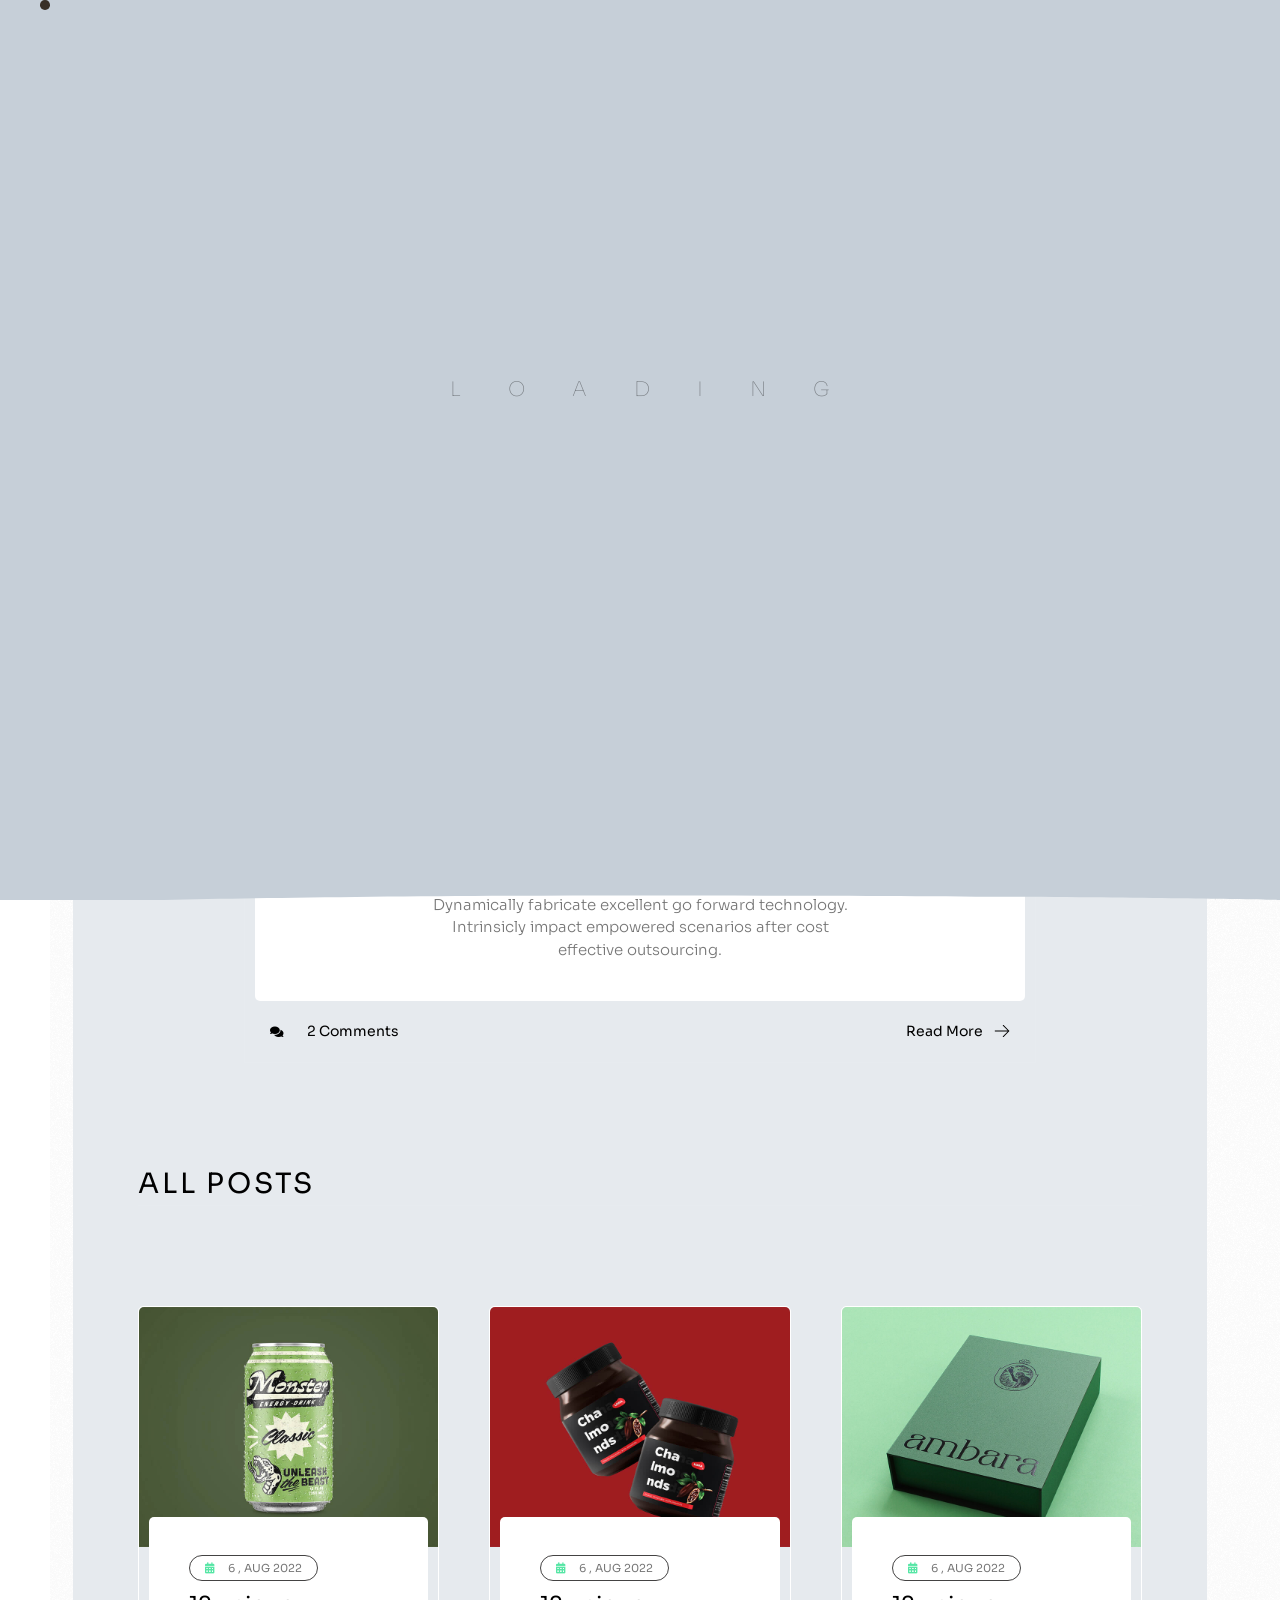
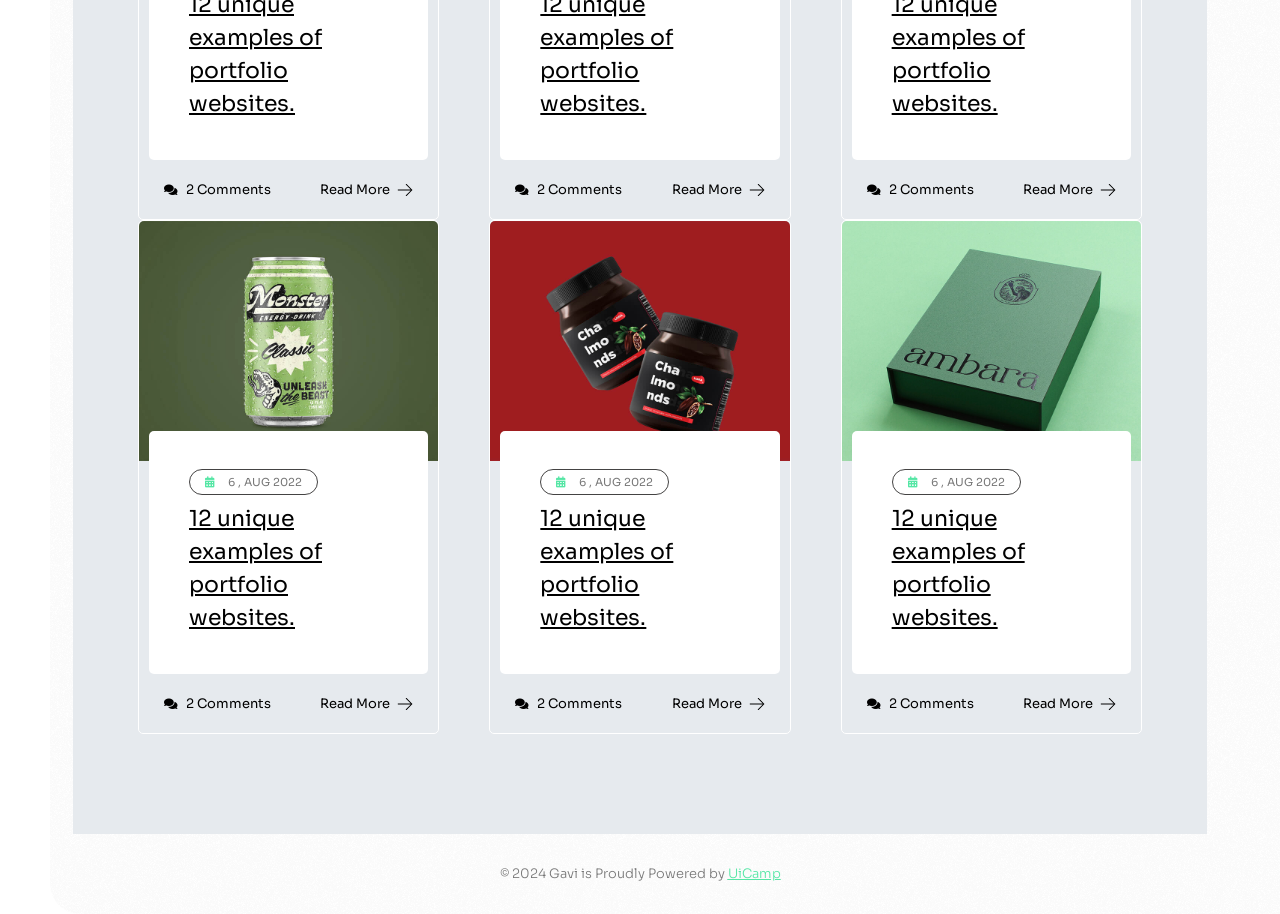
<file: light/blogs.html>
<!DOCTYPE html>
<html lang="zxx">
  <head>
    <!-- Metas -->
    <meta charset="utf-8" />
    <meta http-equiv="X-UA-Compatible" content="IE=edge" />
    <meta
      name="viewport"
      content="width=device-width, initial-scale=1, maximum-scale=1"
    />
    <meta
      name="keywords"
      content="HTML5 Template Gavi Multi-Purpose themeforest"
    />
    <meta name="description" content="Gavi - Multi-Purpose HTML5 Template" />
    <meta name="author" content="" />

    <!-- Title  -->
    <title>Gavi</title>

    <!-- Favicon -->
    <link rel="shortcut icon" href="assets/imgs/favicon.ico" />

    <!-- Google Fonts -->
    <link
      href="https://fonts.googleapis.com/css?family=Poppins:100,200,300,400,500,600,700,800,900&display=swap"
      rel="stylesheet"
    />
    <link
      href="https://fonts.googleapis.com/css2?family=Sora:wght@100;200;300;400;500;600;700;800&display=swap"
      rel="stylesheet"
    />
    <link
      href="https://fonts.googleapis.com/css2?family=Space+Grotesk:wght@300;400;500;600;700&display=swap"
      rel="stylesheet"
    />

    <!-- Plugins -->
    <link rel="stylesheet" href="assets/css/plugins.css" />
    <link href="../main.css" rel="stylesheet" />

    <!-- Core Style Css -->
  </head>

  <body class="bg-sub_light text-[14px] lg:px-[40px]">
    <div
      class="loader-wrap fixed inset-0 flex items-center justify-center z-50 overflow-hidden bg-transparent"
    >
      <svg
        class="absolute w-screen h-screen fill-[#c6cfd8] text-[#000]"
        viewBox="0 0 1000 1000"
        preserveAspectRatio="none"
      >
        <path id="svg" d="M0,1005S175,995,500,995s500,5,500,5V0H0Z"></path>
      </svg>

      <div
        class="loader-wrap-heading text-[#000] relative z-20 text-xl font-thin tracking-wider uppercase"
      >
        <div class="load-text">
          <span class="inline-block animate-loading mx-[20px]">L</span>
          <span
            style="animation-delay: 0.1s"
            class="inline-block animate-loading mx-[20px]"
            >o</span
          >
          <span
            style="animation-delay: 0.2s"
            class="inline-block animate-loading mx-[20px]"
            >a</span
          >
          <span
            style="animation-delay: 0.3s"
            class="inline-block animate-loading mx-[20px]"
            >d</span
          >
          <span
            style="animation-delay: 0.4s"
            class="inline-block animate-loading mx-[20px]"
            >i</span
          >
          <span
            style="animation-delay: 0.5s"
            class="inline-block animate-loading mx-[20px]"
            >n</span
          >
          <span
            style="animation-delay: 0.6s"
            class="inline-block animate-loading mx-[20px]"
            >g</span
          >
        </div>
      </div>
    </div>

    <div class="cursor"></div>
    <div class="progress-wrap cursor-pointer">
      <svg
        class="progress-circle svg-content"
        width="100%"
        height="100%"
        viewBox="-1 -1 102 102"
      >
        <path d="M50,1 a49,49 0 0,1 0,98 a49,49 0 0,1 0,-98" />
      </svg>
    </div>

    <div
      class="lines fixed inset-0 !w-full h-screen flex z-[-1] pointer-events-none"
    >
      <span
        class="h-full !w-[10%] mx-[5%] border-r border-l border-[#0000000d] border-opacity-5 border-dashed"
      ></span>
      <span
        class="h-full !w-[10%] mx-[5%] border-r border-l border-[#0000000d] border-opacity-5 border-dashed"
      ></span>
      <span
        class="h-full !w-[10%] mx-[5%] border-r border-l border-[#0000000d] border-opacity-5 border-dashed"
      ></span>
      <span
        class="h-full !w-[10%] mx-[5%] border-r border-l border-[#0000000d] border-opacity-5 border-dashed"
      ></span>
      <span
        class="h-full !w-[10%] mx-[5%] border-r border-l border-[#0000000d] border-opacity-5 border-dashed"
      ></span>
    </div>
    <div class="nav-top pt-[30px] pb-[30px] relative z-10">
      <div
        class="container py-[6px] relative w-full mx-auto xxl:max-w-[1280px] xl:max-w-[1140px] lg:max-w-[1024px] md:max-w-[768px] sm:max-w-[640px] mx-auto px-[3px]"
      >
        <div class="grid md:grid-cols-12 grid-cols-1">
          <div class="md:col-span-4 col-span-1 px-[15px] flex items-center">
            <a href="#0" class="logo icon-img-60 w-[60px]">
              <img src="assets/imgs/logo-dark.png" alt="" />
            </a>
          </div>
          <div class="col-span-1 md:col-span-8 px-[15px]">
            <div class="relative navbar hidden lg:!block">
              <div
                class="row flex flex-col lg:flex-row justify-center lg:justify-end rest"
              >
                <div class="relative">
                  <!-- navbar links -->
                  <ul
                    class="navbar-nav absolute lg:relative py-[40px] lg:py-[0px] border-b-[2px] border-[#ffffff33] bottom-[-300px] lg:bottom-[0px] w-full text-[18px] left-0 lg:relative lg:border-none lg:mt-0 bg-light lg:bg-transparent flex flex-col gap-y-[4px] lg:gap-y-0 justify-center text-center lg:flex-row lg:justify-normal uppercase lg:text-[13px] lg:font-[300] lg:w-auto"
                  >
                    <li class="nav-item px-[15px] py-[10]">
                      <a href="home.html"><span>Home</span></a>
                    </li>
                    <li class="nav-item px-[15px] py-[10]">
                      <a href="home.html"><span>Services</span></a>
                    </li>
                    <li class="nav-item px-[15px] py-[10]">
                      <a href="home.html"><span>About</span></a>
                    </li>
                    <li class="nav-item px-[15px] py-[10]">
                      <a href="home.html"><span>Portfolio</span></a>
                    </li>
                    <li class="nav-item px-[15px] py-[10]">
                      <a href="home.html"><span>Price</span></a>
                    </li>
                    <li class="nav-item px-[15px] py-[10]">
                      <a href="home.html"><span>Contact</span></a>
                    </li>
                    <li class="nav-item px-[15px] py-[10]">
                      <a href="home.html"><span>Blog</span></a>
                    </li>
                  </ul>
                </div>
              </div>
            </div>
          </div>
        </div>
        <div
          class="nav-butn absolute top-[0] right-[15px] text-[25px] cursor-pointer lg:hidden block"
        >
          <span class="pe-7s-menu"></span>
        </div>
      </div>
    </div>

    <!-- ==================== End Navbar ==================== -->

    <main
      class="container w-full mx-auto xxl:max-w-[1280px] xl:max-w-[1140px] lg:max-w-[1024px] md:max-w-[768px] sm:max-w-[640px] mx-auto px-[3px]"
    >
      <!-- ==================== Start Blog ==================== -->

      <section
        class="sec-box blog-main2 section-padding bg-light rounded-t-[15px] py-[100px] px-[3px] md:px-[40px] lg:px-[50px]"
      >
        <div class="sec-head text-center mb-[80px]">
          <h6
            class="sub-title opacity-[70%] mb-[15px] text-[14px] font-[300] uppercase tracking-widest"
          >
            Our Blogs
          </h6>
          <h3 class="text-[24px] md:text-[30px] font-[500]">
            <span class="text-main2">Articles</span> & Resources
          </h3>
        </div>
        <div class="row xs:px-0 sm:px-[3px] md:px-[1.5rem] flex justify-center">
          <div class="md:w-[83.333%] w-full px-[15px]">
            <div class="item border border-[#ffffff0d]">
              <div class="img h-[440px] rounded-t-[5px] overflow-hidden">
                <img
                  class="w-full h-full object-cover object-center"
                  src="assets/imgs/blog/m1.jpg"
                  alt=""
                />
              </div>
              <div class="box px-[10px]">
                <div
                  class="cont text-center p-[40px] bg-sub_light relative mt-[-30px] rounded-[5px] z-10"
                >
                  <span
                    class="date rounded-[30px] text-[11px] text-[#777] py-[8px] px-[15px] uppercase mb-[10px] border border-[#444343]"
                    ><i class="fas fa-calendar-alt mr-[10px] text-main2"></i> 6
                    , Aug 2022</span
                  >
                  <h4 class="text-[20px] md:text-[28px] font-[500] mt-[10px]">
                    <a class="md:w-[75%] w-full" href="blog-details.html"
                      >12 unique examples of portfolio websites.</a
                    >
                  </h4>
                  <div class="flex justify-center mt-[15px]">
                    <div class="col-lg-8 px-[15px] md:w-[66.66%] w-full">
                      <p class="text-[#777] font-[300] text-[15px]">
                        Dynamically fabricate excellent go forward technology.
                        Intrinsicly impact empowered scenarios after cost
                        effective outsourcing.
                      </p>
                    </div>
                  </div>
                </div>
                <div class="info py-[20px] px-[15px] flex items-center">
                  <div>
                    <span
                      ><i class="fas fa-comments text-[12px] mr-5"></i> 2
                      Comments</span
                    >
                  </div>
                  <div class="ml-auto">
                    <a class="flex gap-1" href="blog-details.html"
                      >Read More
                      <svg
                        class="ml-[5px]"
                        width="18"
                        height="18"
                        viewBox="0 0 18 18"
                        fill="none"
                        xmlns="http://www.w3.org/2000/svg"
                      >
                        <path
                          d="M17.2031 10.3281L11.5781 15.9531C11.535 15.9961 11.4839 16.0303 11.4276 16.0536C11.3713 16.077 11.3109 16.089 11.25 16.089C11.1891 16.089 11.1287 16.077 11.0724 16.0536C11.0161 16.0303 10.965 15.9961 10.9219 15.9531C10.8788 15.91 10.8446 15.8588 10.8213 15.8025C10.798 15.7462 10.786 15.6859 10.786 15.6249C10.786 15.564 10.798 15.5036 10.8213 15.4473C10.8446 15.391 10.8788 15.3399 10.9219 15.2968L15.7422 10.4687H3.125C3.00068 10.4687 2.88145 10.4193 2.79354 10.3314C2.70564 10.2435 2.65625 10.1242 2.65625 9.99993C2.65625 9.87561 2.70564 9.75638 2.79354 9.66847C2.88145 9.58056 3.00068 9.53118 3.125 9.53118H15.7422L10.9219 4.70305C10.8349 4.61603 10.786 4.498 10.786 4.37493C10.786 4.25186 10.8349 4.13383 10.9219 4.0468C11.0089 3.95978 11.1269 3.91089 11.25 3.91089C11.3731 3.91089 11.4911 3.95978 11.5781 4.0468L17.2031 9.6718C17.2476 9.71412 17.2829 9.76503 17.3071 9.82143C17.3313 9.87784 17.3438 9.93856 17.3438 9.99993C17.3438 10.0613 17.3313 10.122 17.3071 10.1784C17.2829 10.2348 17.2476 10.2857 17.2031 10.3281Z"
                          fill="currentColor"
                        ></path>
                      </svg>
                    </a>
                  </div>
                </div>
              </div>
            </div>
          </div>
        </div>
      </section>

      <!-- ==================== End Blog ==================== -->

      <!-- ==================== Start Blog ==================== -->

      <section
        class="sec-box blog section-padding bg-light border-[#ffffff0d] !pb-[100px] px-[3px] sm:px-[15px] md:px-[40px] lg:px-[50px] pt-0"
      >
        <div class="row">
          <div class="w-full px-[15px]">
            <div class="sec-head pb-[20px] mb-[80px]">
              <h4
                class="sub-title uppercase tracking-widest text-[28px] border-b border-[#ffffff0d]"
              >
                All Posts
              </h4>
            </div>
          </div>
        </div>
        <div class="grid md:grid-cols-3 grid-cols-1 md:gap-x-5">
          <div class="col-lg-4 px-[15px]">
            <div
              class="item md-mb30 wow fadeIn border border-sub_light rounded-[5px]"
              data-wow-delay=".2s"
            >
              <div class="img rounded-t-[5px] overflow-hidden">
                <img
                  class="w-full h-auto"
                  src="assets/imgs/blog/1.jpg"
                  alt=""
                />
              </div>
              <div class="box px-[10px]">
                <div
                  class="cont relative bg-sub_light p-[40px] rounded-[5px] mt-[-30px] z-10"
                >
                  <span
                    class="date rounded-[30px] text-[11px] text-[#777] py-[5px] px-[15px] uppercase mb-[10px] border border-[#444343]"
                    ><i class="fas fa-calendar-alt mr-[10px] text-main2"></i> 6
                    , Aug 2022</span
                  >
                  <h5 class="mt-[10px] text-[22px]">
                    <a class="underline" href="blog-details.html"
                      >12 unique examples of portfolio websites.</a
                    >
                  </h5>
                </div>
                <div
                  class="info flex items-center px-[15px] py-[20px] text-[13px]"
                >
                  <div>
                    <span
                      ><i class="fas fa-comments text-[12px] mr-[5px]"></i> 2
                      Comments</span
                    >
                  </div>
                  <div class="ml-auto">
                    <a class="flex" href="blog-details.html"
                      >Read More
                      <svg
                        class="ml-[5px]"
                        width="18"
                        height="18"
                        viewBox="0 0 18 18"
                        fill="none"
                        xmlns="http://www.w3.org/2000/svg"
                      >
                        <path
                          d="M17.2031 10.3281L11.5781 15.9531C11.535 15.9961 11.4839 16.0303 11.4276 16.0536C11.3713 16.077 11.3109 16.089 11.25 16.089C11.1891 16.089 11.1287 16.077 11.0724 16.0536C11.0161 16.0303 10.965 15.9961 10.9219 15.9531C10.8788 15.91 10.8446 15.8588 10.8213 15.8025C10.798 15.7462 10.786 15.6859 10.786 15.6249C10.786 15.564 10.798 15.5036 10.8213 15.4473C10.8446 15.391 10.8788 15.3399 10.9219 15.2968L15.7422 10.4687H3.125C3.00068 10.4687 2.88145 10.4193 2.79354 10.3314C2.70564 10.2435 2.65625 10.1242 2.65625 9.99993C2.65625 9.87561 2.70564 9.75638 2.79354 9.66847C2.88145 9.58056 3.00068 9.53118 3.125 9.53118H15.7422L10.9219 4.70305C10.8349 4.61603 10.786 4.498 10.786 4.37493C10.786 4.25186 10.8349 4.13383 10.9219 4.0468C11.0089 3.95978 11.1269 3.91089 11.25 3.91089C11.3731 3.91089 11.4911 3.95978 11.5781 4.0468L17.2031 9.6718C17.2476 9.71412 17.2829 9.76503 17.3071 9.82143C17.3313 9.87784 17.3438 9.93856 17.3438 9.99993C17.3438 10.0613 17.3313 10.122 17.3071 10.1784C17.2829 10.2348 17.2476 10.2857 17.2031 10.3281Z"
                          fill="currentColor"
                        ></path>
                      </svg>
                    </a>
                  </div>
                </div>
              </div>
            </div>
          </div>
          <div class="col-lg-4 px-[15px]">
            <div
              class="item md-mb30 wow fadeIn border border-sub_light rounded-[5px]"
              data-wow-delay=".2s"
            >
              <div class="img rounded-t-[5px] overflow-hidden">
                <img
                  class="w-full h-auto"
                  src="assets/imgs/blog/2.jpg"
                  alt=""
                />
              </div>
              <div class="box px-[10px]">
                <div
                  class="cont relative bg-sub_light p-[40px] rounded-[5px] mt-[-30px] z-10"
                >
                  <span
                    class="date rounded-[30px] text-[11px] text-[#777] py-[5px] px-[15px] uppercase mb-[10px] border border-[#444343]"
                    ><i class="fas fa-calendar-alt mr-[10px] text-main2"></i> 6
                    , Aug 2022</span
                  >
                  <h5 class="mt-[10px] text-[22px]">
                    <a class="underline" href="blog-details.html"
                      >12 unique examples of portfolio websites.</a
                    >
                  </h5>
                </div>
                <div
                  class="info flex items-center px-[15px] py-[20px] text-[13px]"
                >
                  <div>
                    <span
                      ><i class="fas fa-comments text-[12px] mr-[5px]"></i> 2
                      Comments</span
                    >
                  </div>
                  <div class="ml-auto">
                    <a class="flex" href="blog-details.html"
                      >Read More
                      <svg
                        class="ml-[5px]"
                        width="18"
                        height="18"
                        viewBox="0 0 18 18"
                        fill="none"
                        xmlns="http://www.w3.org/2000/svg"
                      >
                        <path
                          d="M17.2031 10.3281L11.5781 15.9531C11.535 15.9961 11.4839 16.0303 11.4276 16.0536C11.3713 16.077 11.3109 16.089 11.25 16.089C11.1891 16.089 11.1287 16.077 11.0724 16.0536C11.0161 16.0303 10.965 15.9961 10.9219 15.9531C10.8788 15.91 10.8446 15.8588 10.8213 15.8025C10.798 15.7462 10.786 15.6859 10.786 15.6249C10.786 15.564 10.798 15.5036 10.8213 15.4473C10.8446 15.391 10.8788 15.3399 10.9219 15.2968L15.7422 10.4687H3.125C3.00068 10.4687 2.88145 10.4193 2.79354 10.3314C2.70564 10.2435 2.65625 10.1242 2.65625 9.99993C2.65625 9.87561 2.70564 9.75638 2.79354 9.66847C2.88145 9.58056 3.00068 9.53118 3.125 9.53118H15.7422L10.9219 4.70305C10.8349 4.61603 10.786 4.498 10.786 4.37493C10.786 4.25186 10.8349 4.13383 10.9219 4.0468C11.0089 3.95978 11.1269 3.91089 11.25 3.91089C11.3731 3.91089 11.4911 3.95978 11.5781 4.0468L17.2031 9.6718C17.2476 9.71412 17.2829 9.76503 17.3071 9.82143C17.3313 9.87784 17.3438 9.93856 17.3438 9.99993C17.3438 10.0613 17.3313 10.122 17.3071 10.1784C17.2829 10.2348 17.2476 10.2857 17.2031 10.3281Z"
                          fill="currentColor"
                        ></path>
                      </svg>
                    </a>
                  </div>
                </div>
              </div>
            </div>
          </div>
          <div class="col-lg-4 px-[15px]">
            <div
              class="item md-mb30 wow fadeIn border border-sub_light rounded-[5px]"
              data-wow-delay=".2s"
            >
              <div class="img rounded-t-[5px] overflow-hidden">
                <img
                  class="w-full h-auto"
                  src="assets/imgs/blog/3.jpg"
                  alt=""
                />
              </div>
              <div class="box px-[10px]">
                <div
                  class="cont relative bg-sub_light p-[40px] rounded-[5px] mt-[-30px] z-10"
                >
                  <span
                    class="date rounded-[30px] text-[11px] text-[#777] py-[5px] px-[15px] uppercase mb-[10px] border border-[#444343]"
                    ><i class="fas fa-calendar-alt mr-[10px] text-main2"></i> 6
                    , Aug 2022</span
                  >
                  <h5 class="mt-[10px] text-[22px]">
                    <a class="underline" href="blog-details.html"
                      >12 unique examples of portfolio websites.</a
                    >
                  </h5>
                </div>
                <div
                  class="info flex items-center px-[15px] py-[20px] text-[13px]"
                >
                  <div>
                    <span
                      ><i class="fas fa-comments text-[12px] mr-[5px]"></i> 2
                      Comments</span
                    >
                  </div>
                  <div class="ml-auto">
                    <a class="flex" href="blog-details.html"
                      >Read More
                      <svg
                        class="ml-[5px]"
                        width="18"
                        height="18"
                        viewBox="0 0 18 18"
                        fill="none"
                        xmlns="http://www.w3.org/2000/svg"
                      >
                        <path
                          d="M17.2031 10.3281L11.5781 15.9531C11.535 15.9961 11.4839 16.0303 11.4276 16.0536C11.3713 16.077 11.3109 16.089 11.25 16.089C11.1891 16.089 11.1287 16.077 11.0724 16.0536C11.0161 16.0303 10.965 15.9961 10.9219 15.9531C10.8788 15.91 10.8446 15.8588 10.8213 15.8025C10.798 15.7462 10.786 15.6859 10.786 15.6249C10.786 15.564 10.798 15.5036 10.8213 15.4473C10.8446 15.391 10.8788 15.3399 10.9219 15.2968L15.7422 10.4687H3.125C3.00068 10.4687 2.88145 10.4193 2.79354 10.3314C2.70564 10.2435 2.65625 10.1242 2.65625 9.99993C2.65625 9.87561 2.70564 9.75638 2.79354 9.66847C2.88145 9.58056 3.00068 9.53118 3.125 9.53118H15.7422L10.9219 4.70305C10.8349 4.61603 10.786 4.498 10.786 4.37493C10.786 4.25186 10.8349 4.13383 10.9219 4.0468C11.0089 3.95978 11.1269 3.91089 11.25 3.91089C11.3731 3.91089 11.4911 3.95978 11.5781 4.0468L17.2031 9.6718C17.2476 9.71412 17.2829 9.76503 17.3071 9.82143C17.3313 9.87784 17.3438 9.93856 17.3438 9.99993C17.3438 10.0613 17.3313 10.122 17.3071 10.1784C17.2829 10.2348 17.2476 10.2857 17.2031 10.3281Z"
                          fill="currentColor"
                        ></path>
                      </svg>
                    </a>
                  </div>
                </div>
              </div>
            </div>
          </div>
          <div class="col-lg-4 px-[15px]">
            <div
              class="item md-mb30 wow fadeIn border border-sub_light rounded-[5px]"
              data-wow-delay=".2s"
            >
              <div class="img rounded-t-[5px] overflow-hidden">
                <img
                  class="w-full h-auto"
                  src="assets/imgs/blog/1.jpg"
                  alt=""
                />
              </div>
              <div class="box px-[10px]">
                <div
                  class="cont relative bg-sub_light p-[40px] rounded-[5px] mt-[-30px] z-10"
                >
                  <span
                    class="date rounded-[30px] text-[11px] text-[#777] py-[5px] px-[15px] uppercase mb-[10px] border border-[#444343]"
                    ><i class="fas fa-calendar-alt mr-[10px] text-main2"></i> 6
                    , Aug 2022</span
                  >
                  <h5 class="mt-[10px] text-[22px]">
                    <a class="underline" href="blog-details.html"
                      >12 unique examples of portfolio websites.</a
                    >
                  </h5>
                </div>
                <div
                  class="info flex items-center px-[15px] py-[20px] text-[13px]"
                >
                  <div>
                    <span
                      ><i class="fas fa-comments text-[12px] mr-[5px]"></i> 2
                      Comments</span
                    >
                  </div>
                  <div class="ml-auto">
                    <a class="flex" href="blog-details.html"
                      >Read More
                      <svg
                        class="ml-[5px]"
                        width="18"
                        height="18"
                        viewBox="0 0 18 18"
                        fill="none"
                        xmlns="http://www.w3.org/2000/svg"
                      >
                        <path
                          d="M17.2031 10.3281L11.5781 15.9531C11.535 15.9961 11.4839 16.0303 11.4276 16.0536C11.3713 16.077 11.3109 16.089 11.25 16.089C11.1891 16.089 11.1287 16.077 11.0724 16.0536C11.0161 16.0303 10.965 15.9961 10.9219 15.9531C10.8788 15.91 10.8446 15.8588 10.8213 15.8025C10.798 15.7462 10.786 15.6859 10.786 15.6249C10.786 15.564 10.798 15.5036 10.8213 15.4473C10.8446 15.391 10.8788 15.3399 10.9219 15.2968L15.7422 10.4687H3.125C3.00068 10.4687 2.88145 10.4193 2.79354 10.3314C2.70564 10.2435 2.65625 10.1242 2.65625 9.99993C2.65625 9.87561 2.70564 9.75638 2.79354 9.66847C2.88145 9.58056 3.00068 9.53118 3.125 9.53118H15.7422L10.9219 4.70305C10.8349 4.61603 10.786 4.498 10.786 4.37493C10.786 4.25186 10.8349 4.13383 10.9219 4.0468C11.0089 3.95978 11.1269 3.91089 11.25 3.91089C11.3731 3.91089 11.4911 3.95978 11.5781 4.0468L17.2031 9.6718C17.2476 9.71412 17.2829 9.76503 17.3071 9.82143C17.3313 9.87784 17.3438 9.93856 17.3438 9.99993C17.3438 10.0613 17.3313 10.122 17.3071 10.1784C17.2829 10.2348 17.2476 10.2857 17.2031 10.3281Z"
                          fill="currentColor"
                        ></path>
                      </svg>
                    </a>
                  </div>
                </div>
              </div>
            </div>
          </div>
          <div class="col-lg-4 px-[15px]">
            <div
              class="item md-mb30 wow fadeIn border border-sub_light rounded-[5px]"
              data-wow-delay=".2s"
            >
              <div class="img rounded-t-[5px] overflow-hidden">
                <img
                  class="w-full h-auto"
                  src="assets/imgs/blog/2.jpg"
                  alt=""
                />
              </div>
              <div class="box px-[10px]">
                <div
                  class="cont relative bg-sub_light p-[40px] rounded-[5px] mt-[-30px] z-10"
                >
                  <span
                    class="date rounded-[30px] text-[11px] text-[#777] py-[5px] px-[15px] uppercase mb-[10px] border border-[#444343]"
                    ><i class="fas fa-calendar-alt mr-[10px] text-main2"></i> 6
                    , Aug 2022</span
                  >
                  <h5 class="mt-[10px] text-[22px]">
                    <a class="underline" href="blog-details.html"
                      >12 unique examples of portfolio websites.</a
                    >
                  </h5>
                </div>
                <div
                  class="info flex items-center px-[15px] py-[20px] text-[13px]"
                >
                  <div>
                    <span
                      ><i class="fas fa-comments text-[12px] mr-[5px]"></i> 2
                      Comments</span
                    >
                  </div>
                  <div class="ml-auto">
                    <a class="flex" href="blog-details.html"
                      >Read More
                      <svg
                        class="ml-[5px]"
                        width="18"
                        height="18"
                        viewBox="0 0 18 18"
                        fill="none"
                        xmlns="http://www.w3.org/2000/svg"
                      >
                        <path
                          d="M17.2031 10.3281L11.5781 15.9531C11.535 15.9961 11.4839 16.0303 11.4276 16.0536C11.3713 16.077 11.3109 16.089 11.25 16.089C11.1891 16.089 11.1287 16.077 11.0724 16.0536C11.0161 16.0303 10.965 15.9961 10.9219 15.9531C10.8788 15.91 10.8446 15.8588 10.8213 15.8025C10.798 15.7462 10.786 15.6859 10.786 15.6249C10.786 15.564 10.798 15.5036 10.8213 15.4473C10.8446 15.391 10.8788 15.3399 10.9219 15.2968L15.7422 10.4687H3.125C3.00068 10.4687 2.88145 10.4193 2.79354 10.3314C2.70564 10.2435 2.65625 10.1242 2.65625 9.99993C2.65625 9.87561 2.70564 9.75638 2.79354 9.66847C2.88145 9.58056 3.00068 9.53118 3.125 9.53118H15.7422L10.9219 4.70305C10.8349 4.61603 10.786 4.498 10.786 4.37493C10.786 4.25186 10.8349 4.13383 10.9219 4.0468C11.0089 3.95978 11.1269 3.91089 11.25 3.91089C11.3731 3.91089 11.4911 3.95978 11.5781 4.0468L17.2031 9.6718C17.2476 9.71412 17.2829 9.76503 17.3071 9.82143C17.3313 9.87784 17.3438 9.93856 17.3438 9.99993C17.3438 10.0613 17.3313 10.122 17.3071 10.1784C17.2829 10.2348 17.2476 10.2857 17.2031 10.3281Z"
                          fill="currentColor"
                        ></path>
                      </svg>
                    </a>
                  </div>
                </div>
              </div>
            </div>
          </div>
          <div class="col-lg-4 px-[15px]">
            <div
              class="item md-mb30 wow fadeIn border border-sub_light rounded-[5px]"
              data-wow-delay=".2s"
            >
              <div class="img rounded-t-[5px] overflow-hidden">
                <img
                  class="w-full h-auto"
                  src="assets/imgs/blog/3.jpg"
                  alt=""
                />
              </div>
              <div class="box px-[10px]">
                <div
                  class="cont relative bg-sub_light p-[40px] rounded-[5px] mt-[-30px] z-10"
                >
                  <span
                    class="date rounded-[30px] text-[11px] text-[#777] py-[5px] px-[15px] uppercase mb-[10px] border border-[#444343]"
                    ><i class="fas fa-calendar-alt mr-[10px] text-main2"></i> 6
                    , Aug 2022</span
                  >
                  <h5 class="mt-[10px] text-[22px]">
                    <a class="underline" href="blog-details.html"
                      >12 unique examples of portfolio websites.</a
                    >
                  </h5>
                </div>
                <div
                  class="info flex items-center px-[15px] py-[20px] text-[13px]"
                >
                  <div>
                    <span
                      ><i class="fas fa-comments text-[12px] mr-[5px]"></i> 2
                      Comments</span
                    >
                  </div>
                  <div class="ml-auto">
                    <a class="flex" href="blog-details.html"
                      >Read More
                      <svg
                        class="ml-[5px]"
                        width="18"
                        height="18"
                        viewBox="0 0 18 18"
                        fill="none"
                        xmlns="http://www.w3.org/2000/svg"
                      >
                        <path
                          d="M17.2031 10.3281L11.5781 15.9531C11.535 15.9961 11.4839 16.0303 11.4276 16.0536C11.3713 16.077 11.3109 16.089 11.25 16.089C11.1891 16.089 11.1287 16.077 11.0724 16.0536C11.0161 16.0303 10.965 15.9961 10.9219 15.9531C10.8788 15.91 10.8446 15.8588 10.8213 15.8025C10.798 15.7462 10.786 15.6859 10.786 15.6249C10.786 15.564 10.798 15.5036 10.8213 15.4473C10.8446 15.391 10.8788 15.3399 10.9219 15.2968L15.7422 10.4687H3.125C3.00068 10.4687 2.88145 10.4193 2.79354 10.3314C2.70564 10.2435 2.65625 10.1242 2.65625 9.99993C2.65625 9.87561 2.70564 9.75638 2.79354 9.66847C2.88145 9.58056 3.00068 9.53118 3.125 9.53118H15.7422L10.9219 4.70305C10.8349 4.61603 10.786 4.498 10.786 4.37493C10.786 4.25186 10.8349 4.13383 10.9219 4.0468C11.0089 3.95978 11.1269 3.91089 11.25 3.91089C11.3731 3.91089 11.4911 3.95978 11.5781 4.0468L17.2031 9.6718C17.2476 9.71412 17.2829 9.76503 17.3071 9.82143C17.3313 9.87784 17.3438 9.93856 17.3438 9.99993C17.3438 10.0613 17.3313 10.122 17.3071 10.1784C17.2829 10.2348 17.2476 10.2857 17.2031 10.3281Z"
                          fill="currentColor"
                        ></path>
                      </svg>
                    </a>
                  </div>
                </div>
              </div>
            </div>
          </div>
        </div>
      </section>

      <!-- ==================== End Blog ==================== -->
    </main>

    <!-- ==================== Start Footer ==================== -->

    <footer class="pb-[30px] pt-[30px]">
      <div class="w-full">
        <div class="w-full">
          <div class="col-12 px-[30px] w-full">
            <div class="text-center">
              <p class="text-[13px] text-[#777] font-[300]">
                © 2024 Gavi is Proudly Powered by
                <span class="underline text-main2"
                  ><a href="https://themeforest.net/user/UiCamp" target="_blank"
                    >UiCamp</a
                  ></span
                >
              </p>
            </div>
          </div>
        </div>
      </div>
    </footer>

    <!-- ==================== End Footer ==================== -->

    <!-- jQuery -->
    <script src="assets/js/jquery-3.6.0.min.js"></script>
    <script src="assets/js/jquery-migrate-3.4.0.min.js"></script>

    <!-- plugins -->
    <script src="assets/js/plugins.js"></script>
    <link rel="stylesheet" href="assets/css/style.css" />

    <script src="assets/js/ScrollTrigger.min.js"></script>

    <!-- custom scripts -->
    <script src="assets/js/scripts.js"></script>
  </body>
</html>
</file>
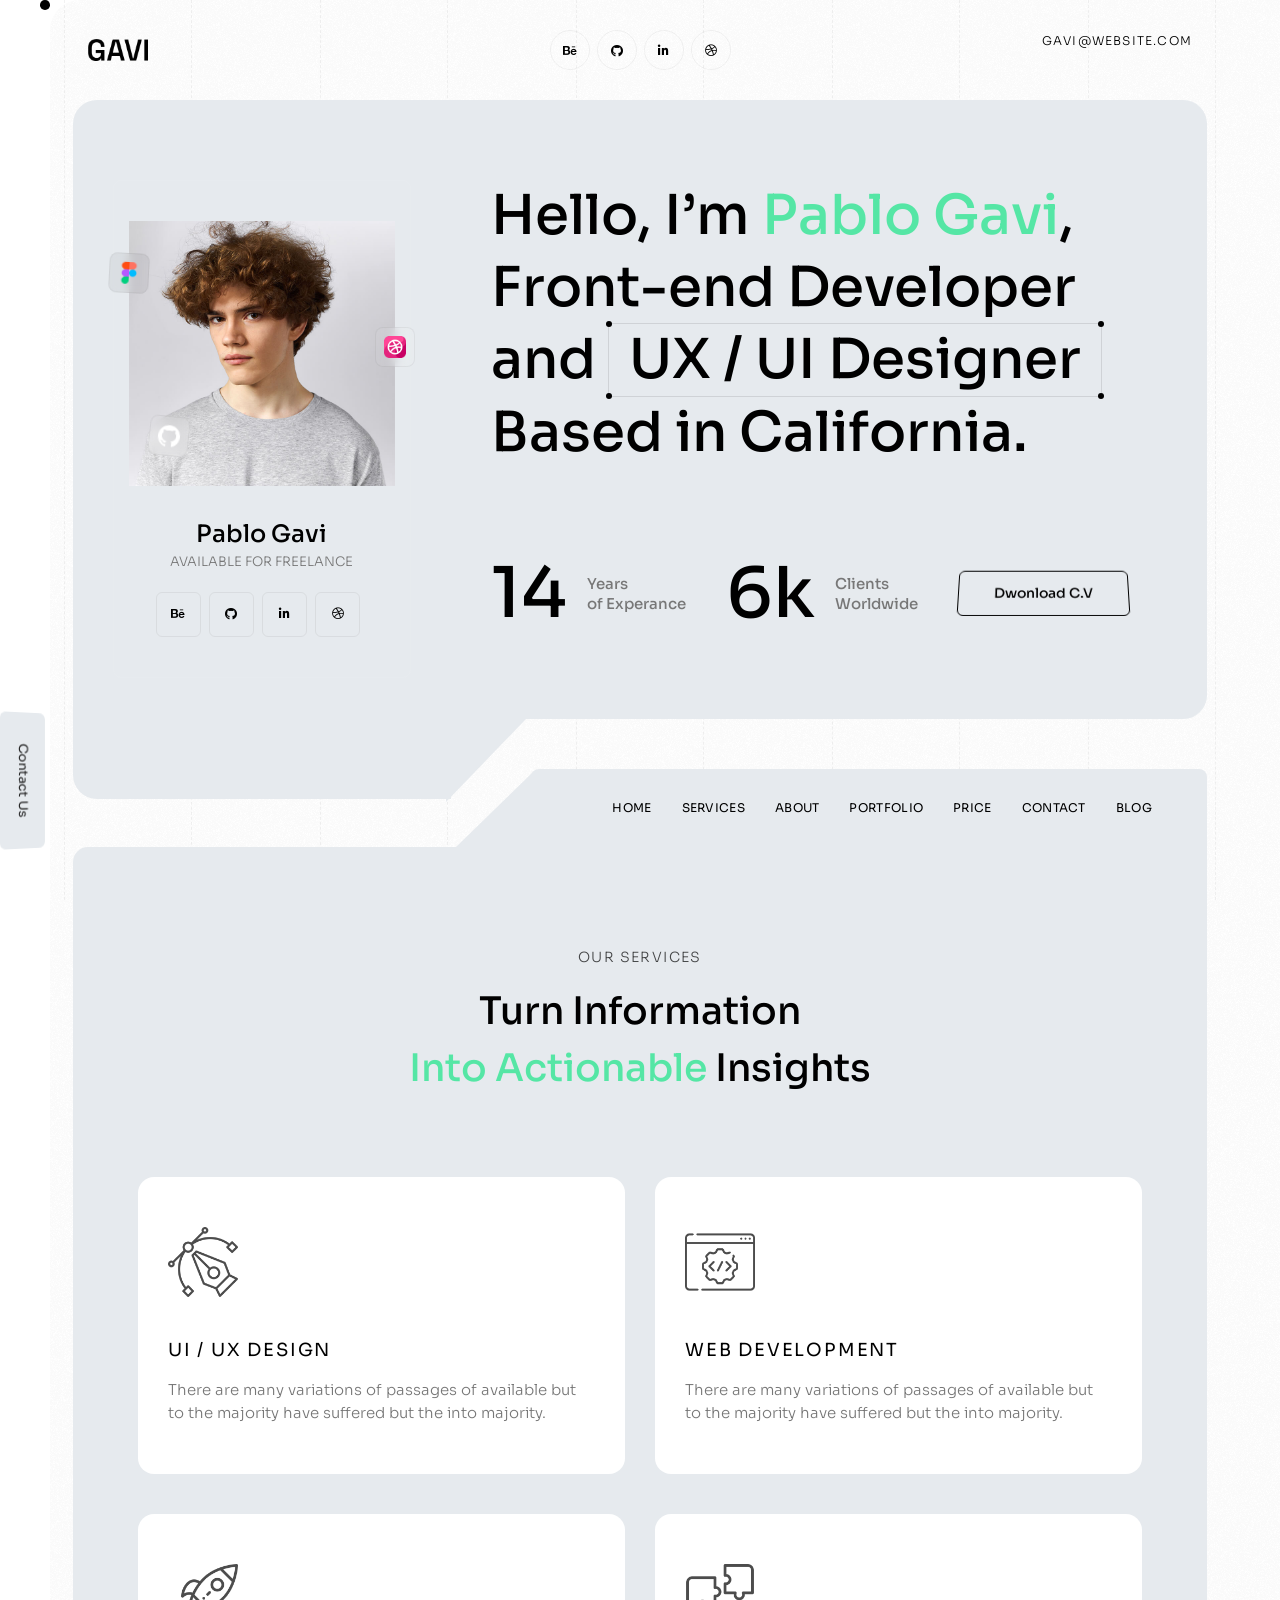
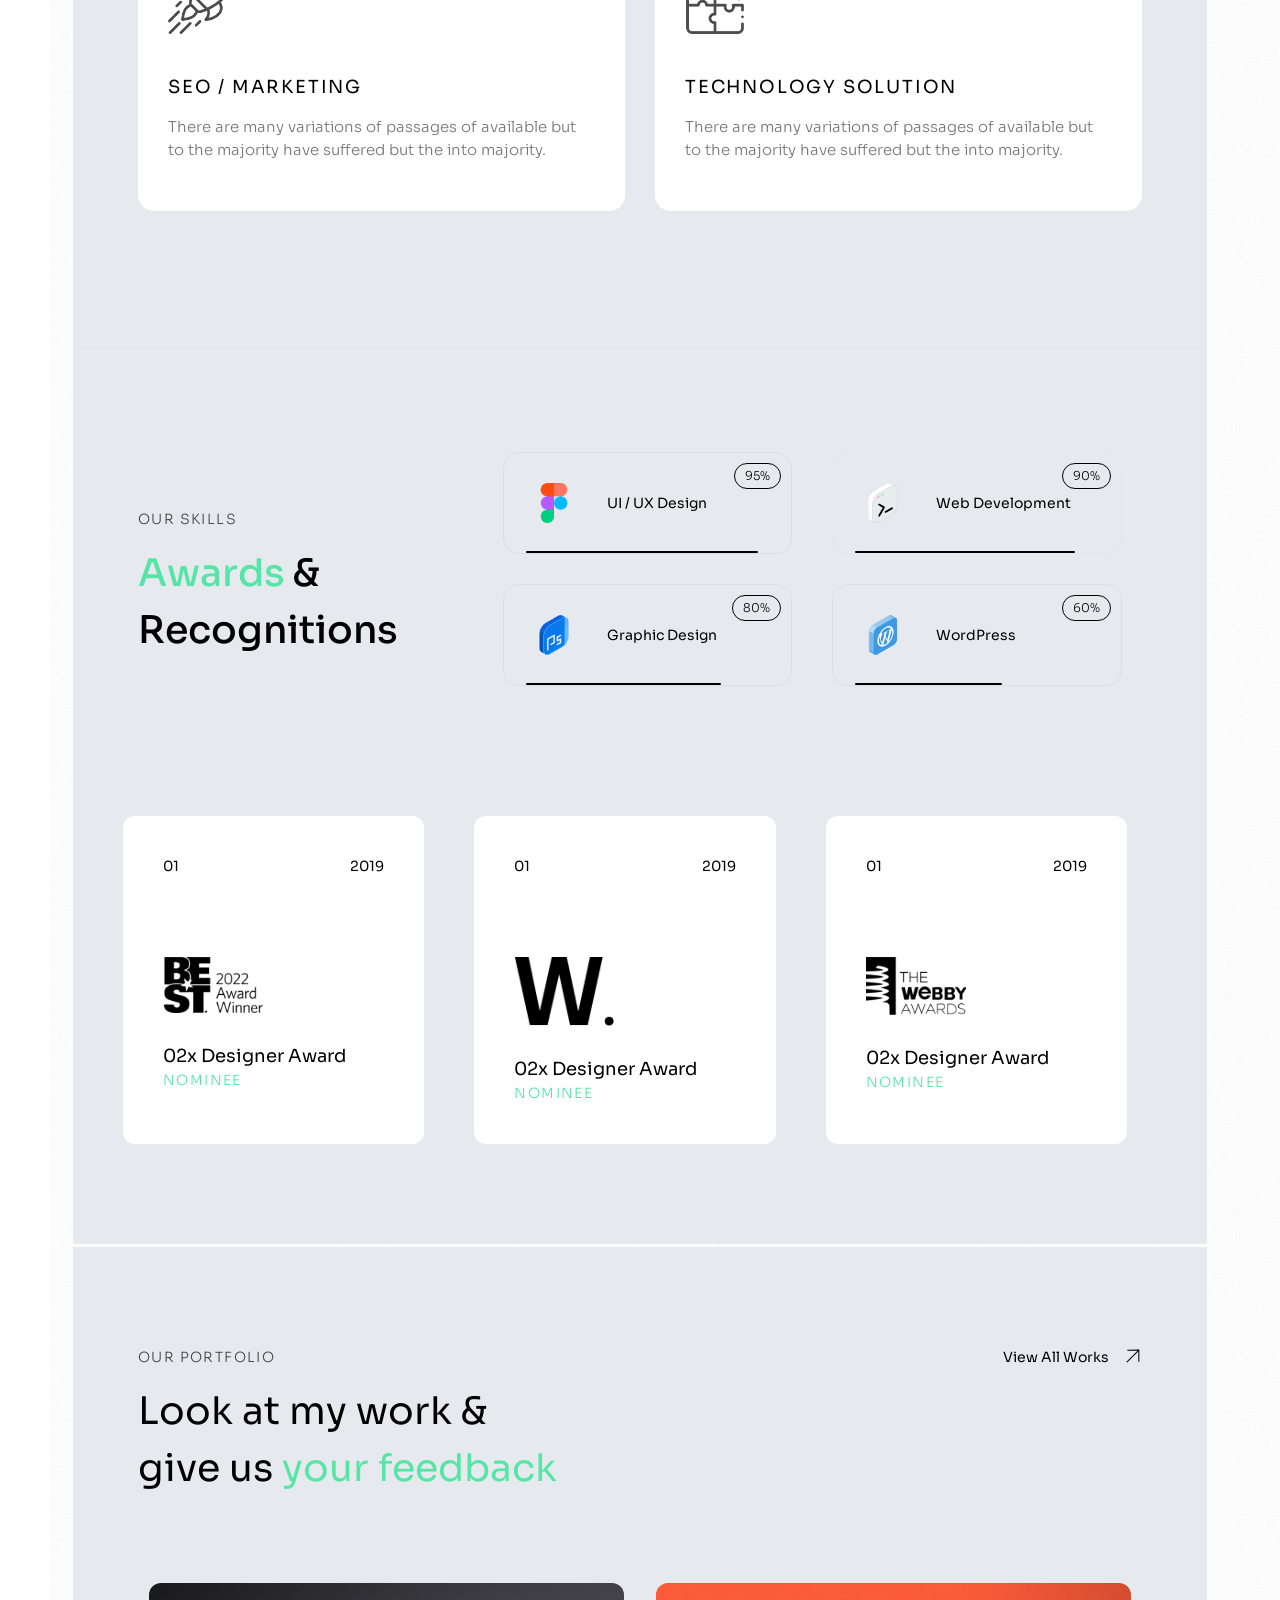
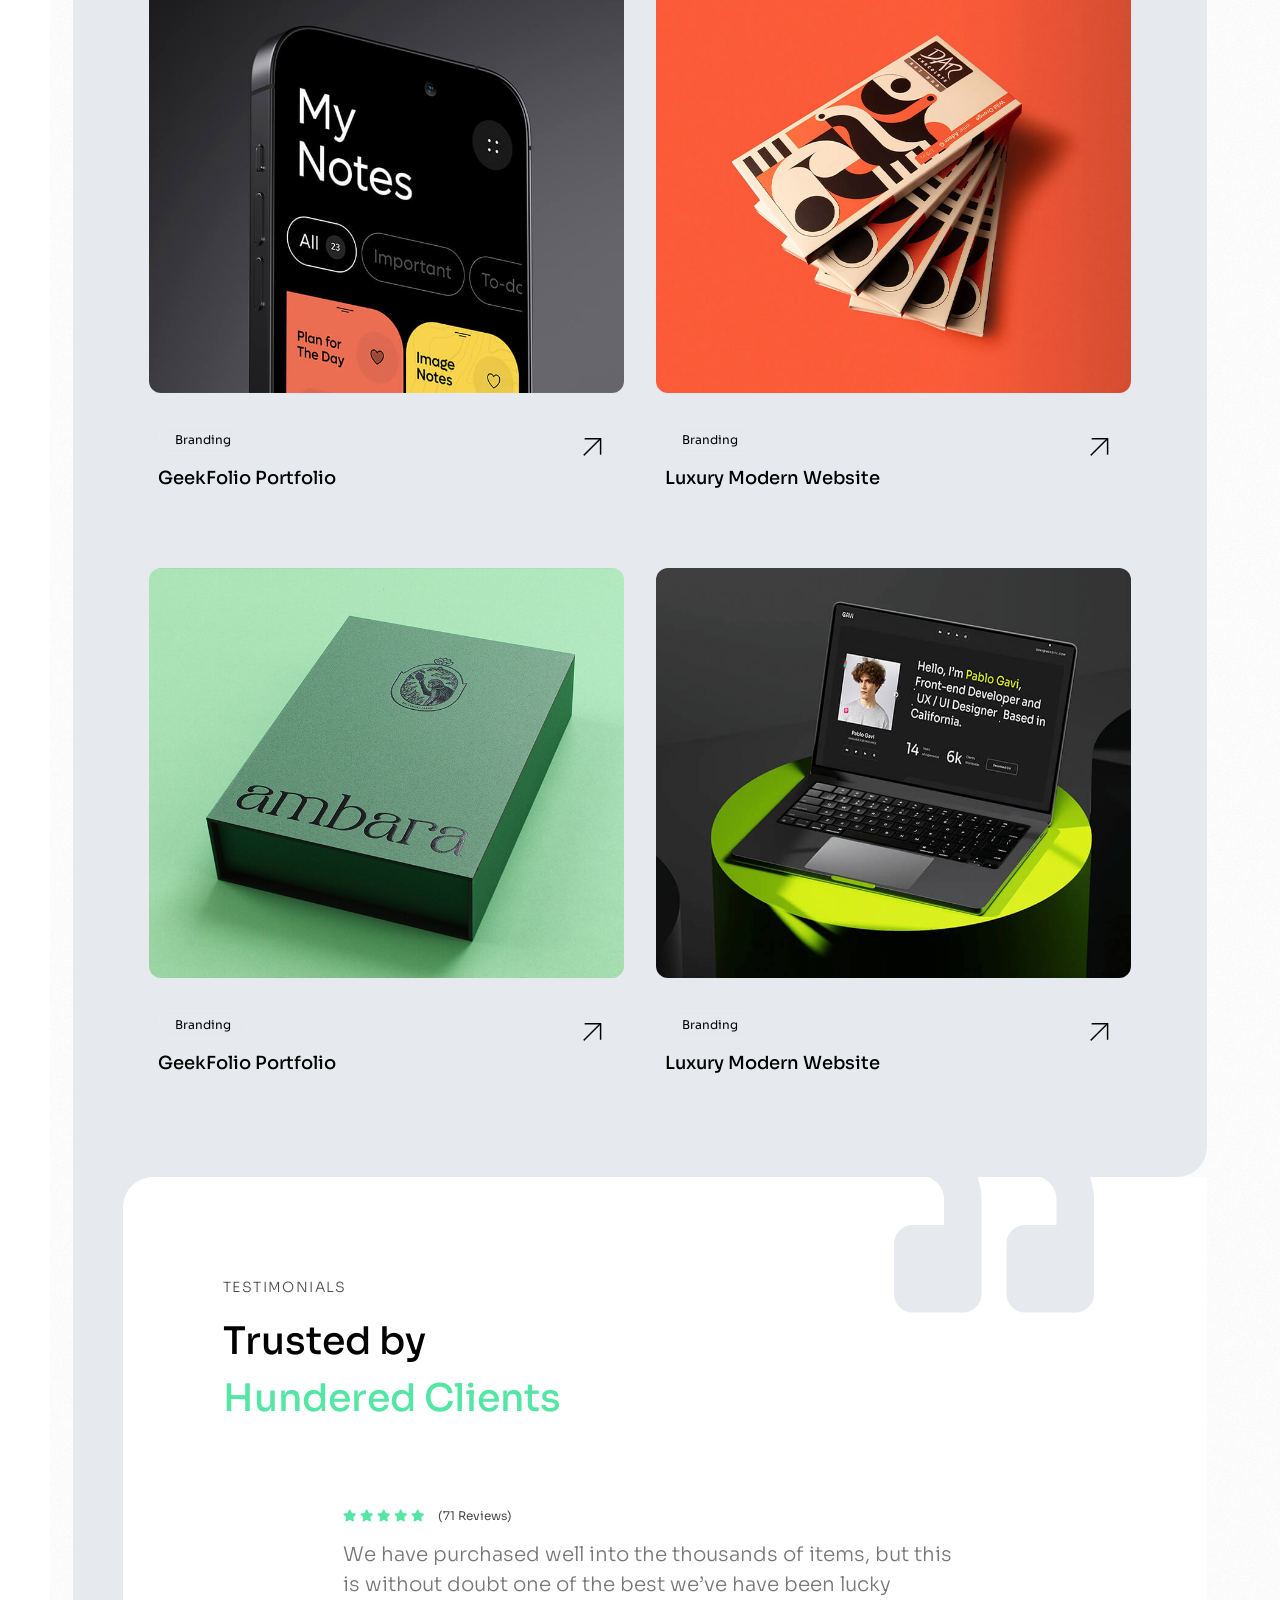
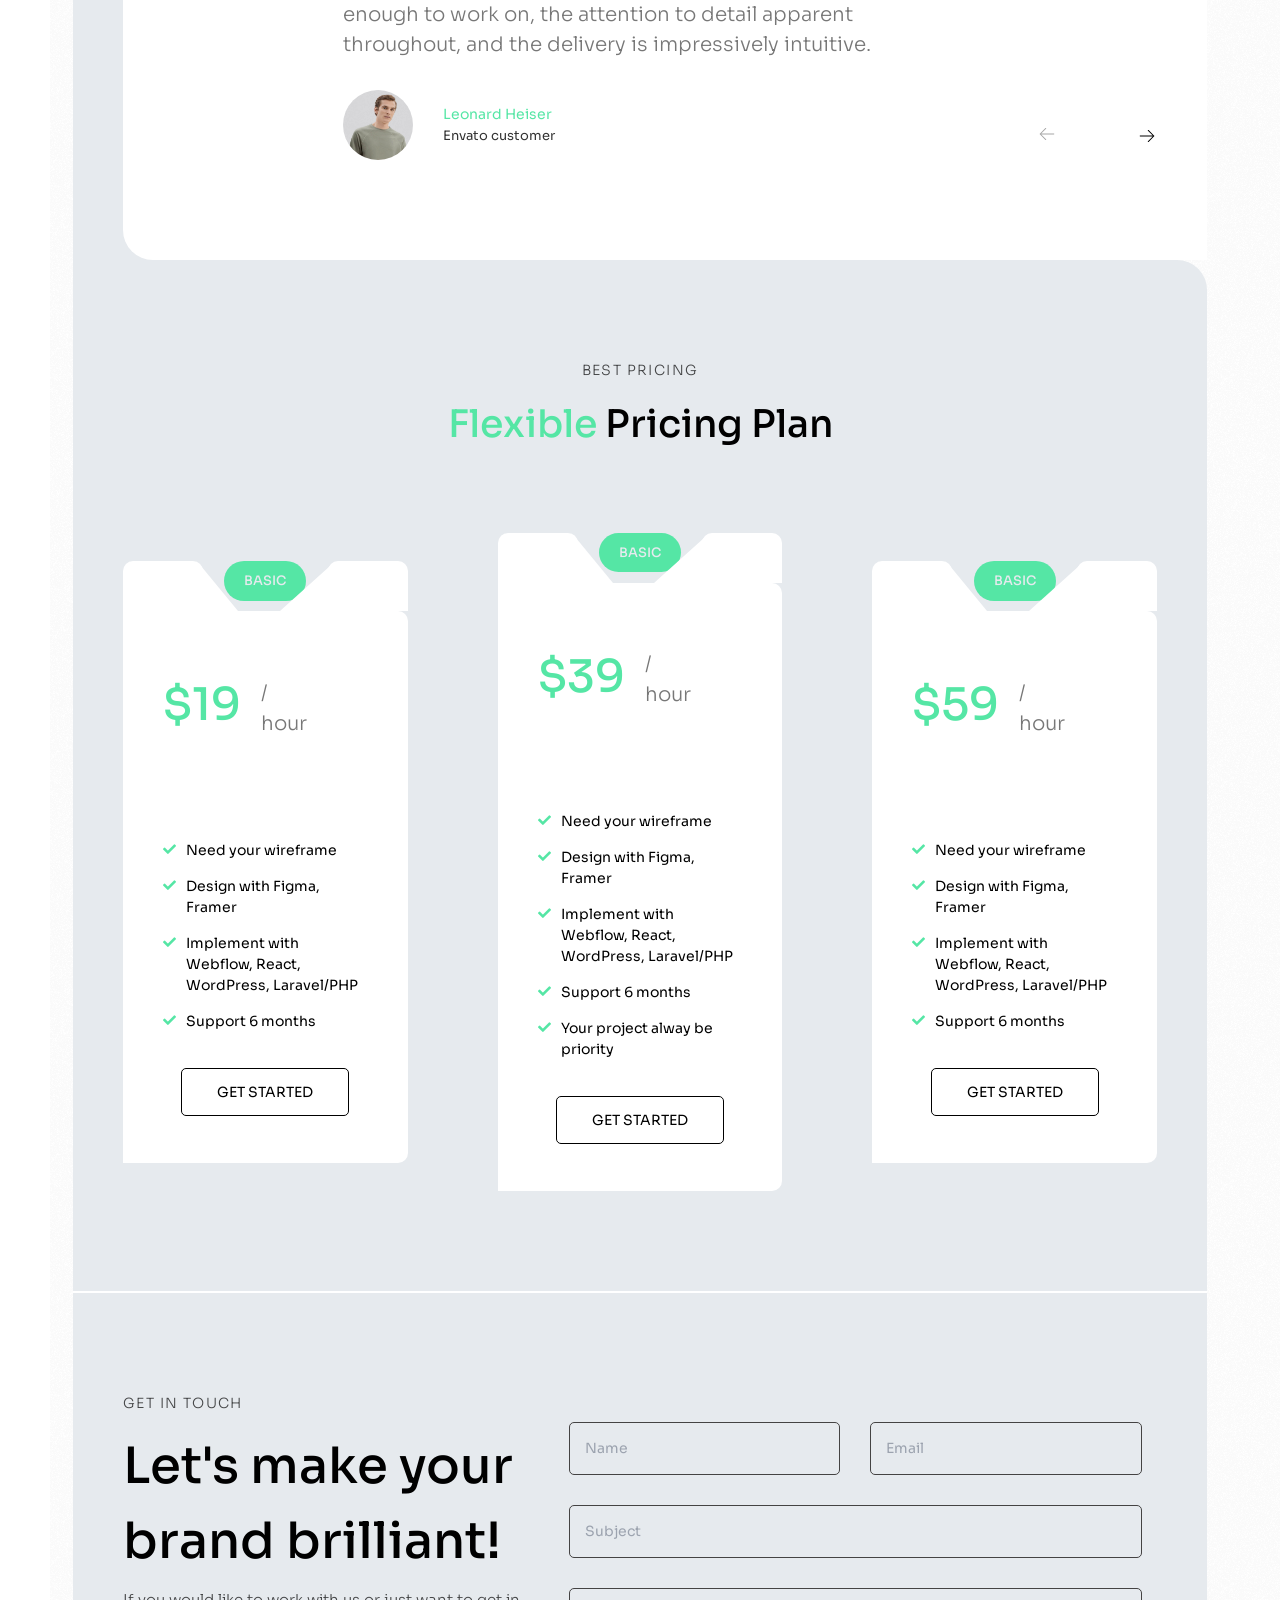
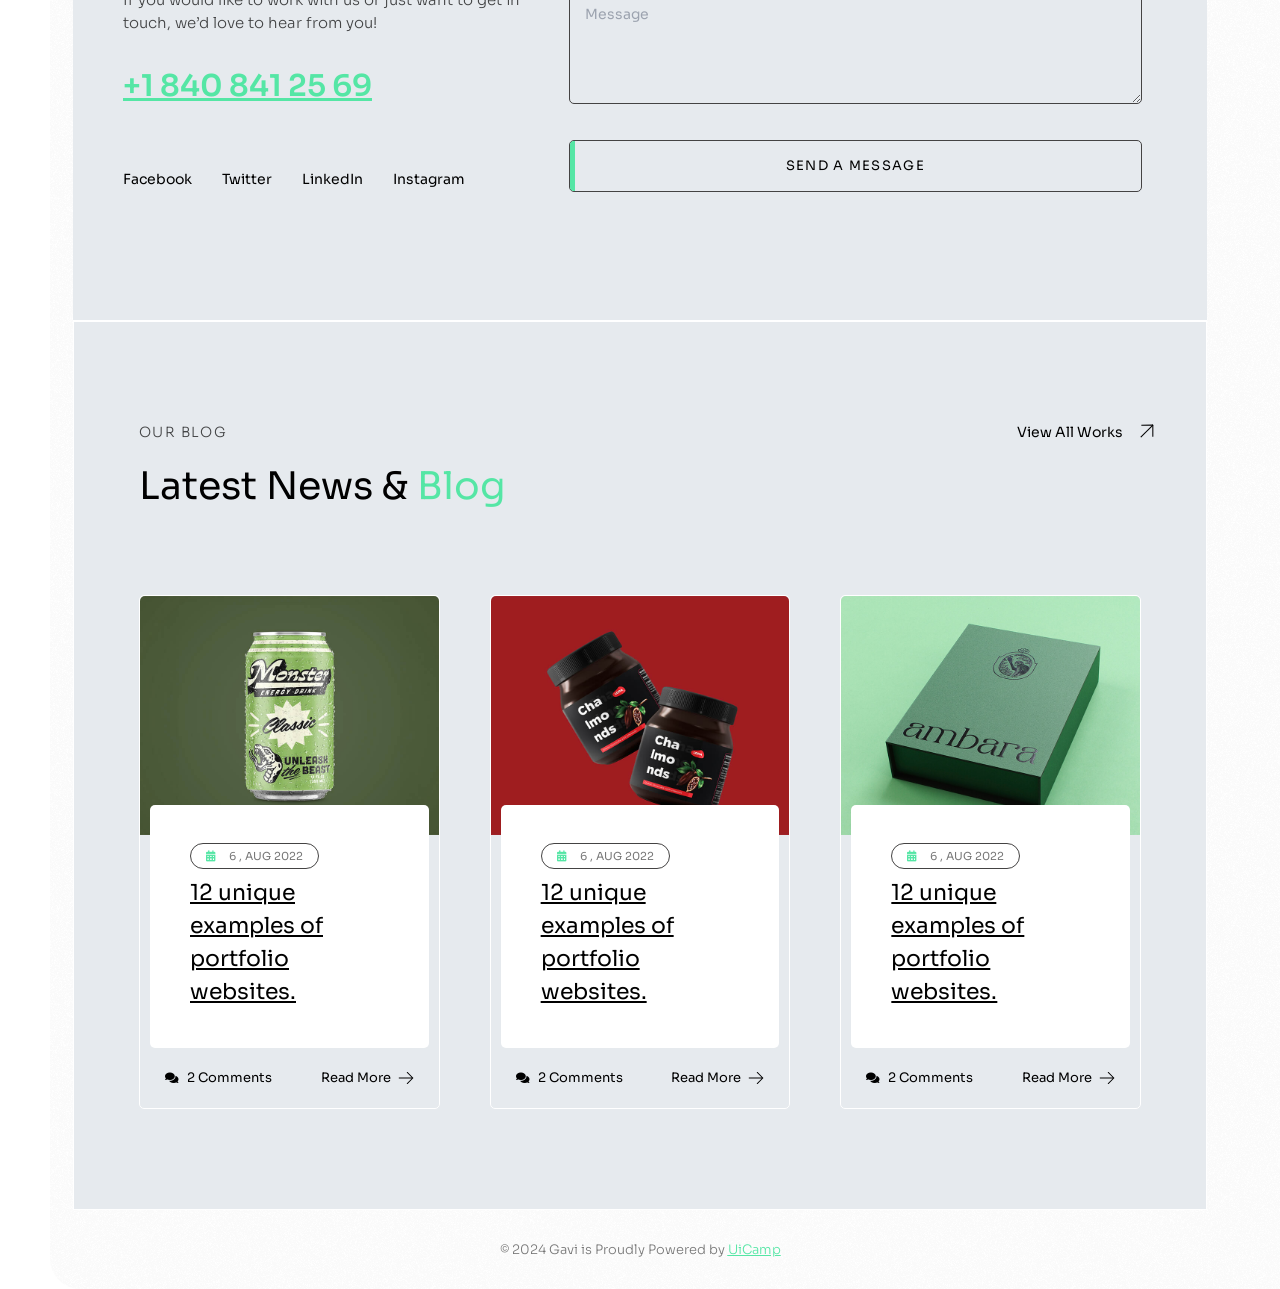
<file: light/home.html>
<!DOCTYPE html>
<html lang="zxx">
  <head>
    <!-- Metas -->
    <meta charset="utf-8" />
    <meta http-equiv="X-UA-Compatible" content="IE=edge" />
    <meta
      name="viewport"
      content="width=device-width, initial-scale=1, maximum-scale=1"
    />
    <meta
      name="keywords"
      content="HTML5 Template Gavi Multi-Purpose themeforest"
    />
    <meta name="description" content="Gavi - Multi-Purpose HTML5 Template" />
    <meta name="author" content="" />

    <!-- Title  -->
    <title>Gavi</title>

    <!-- Favicon -->
    <link rel="shortcut icon" href="assets/imgs/favicon.ico" />

    <!-- Google Fonts -->
    <link
      href="https://fonts.googleapis.com/css?family=Poppins:100,200,300,400,500,600,700,800,900&display=swap"
      rel="stylesheet"
    />
    <link
      href="https://fonts.googleapis.com/css2?family=Sora:wght@100;200;300;400;500;600;700;800&display=swap"
      rel="stylesheet"
    />
    <link
      href="https://fonts.googleapis.com/css2?family=Space+Grotesk:wght@300;400;500;600;700&display=swap"
      rel="stylesheet"
    />

    <!-- Plugins -->
    
    
    <link rel="stylesheet" href="assets/css/plugins.css" />
    <link href="../main.css" rel="stylesheet" />
  </head>

  <body class="bg-sub_light text-[14px] lg:px-[40px] relative" data-scroll-index="0">


    <div class="fixed -left-[45px] bottom-[120px] rotate-90 translate-y-[50%]
    "    >
          <div class="butn-presv [perspective:500px]">
              <a href="#0" class="butn butn-sm px-[30px] block w-full h-full py-[13px] text-[13px] rounded-md border border-transparent bg-light [transform:rotateX(20deg)] hover:[transform:rotateX(0deg)]" data-scroll-nav="5">
                  <span class="text-dark">Contact Us</span>
              </a>
          </div>
      </div>
    <div
      class="loader-wrap fixed inset-0 text-[#000] flex items-center justify-center z-50 overflow-hidden bg-transparent"
    >
      <svg
        class="absolute w-screen h-screen fill-[#c6cfd8] "
        viewBox="0 0 1000 1000"
        preserveAspectRatio="none"
      >
        <path id="svg" d="M0,1005S175,995,500,995s500,5,500,5V0H0Z"></path>
      </svg>

      <div
        class="loader-wrap-heading text-[#000] relative z-20 text-xl font-thin tracking-wider uppercase"
      >
        <div class="load-text">
          <span class="inline-block animate-loading mx-[20px]">L</span>
          <span
            style="animation-delay: 0.1s"
            class="inline-block animate-loading mx-[20px]"
            >o</span
          >
          <span
            style="animation-delay: 0.2s"
            class="inline-block animate-loading mx-[20px]"
            >a</span
          >
          <span
            style="animation-delay: 0.3s"
            class="inline-block animate-loading mx-[20px]"
            >d</span
          >
          <span
            style="animation-delay: 0.4s"
            class="inline-block animate-loading mx-[20px]"
            >i</span
          >
          <span
            style="animation-delay: 0.5s"
            class="inline-block animate-loading mx-[20px]"
            >n</span
          >
          <span
            style="animation-delay: 0.6s"
            class="inline-block animate-loading mx-[20px]"
            >g</span
          >
        </div>
      </div>
    </div>
   
    <div class="cursor"></div>
    <div class="progress-wrap cursor-pointer">
      <svg
        class="progress-circle svg-content"
        width="100%"
        height="100%"
        viewBox="-1 -1 102 102"
      >
        <path d="M50,1 a49,49 0 0,1 0,98 a49,49 0 0,1 0,-98" />
      </svg>
    </div>

    <div
      class="lines fixed inset-0 !w-full h-screen flex z-[-1] pointer-events-none"
    >
      <span
        class="h-full !w-[10%] mx-[5%] border-r border-l border-[#0000000d] border-opacity-5 border-dashed"
      ></span>
      <span
        class="h-full !w-[10%] mx-[5%] border-r border-l border-[#0000000d] border-opacity-5 border-dashed"
      ></span>
      <span
        class="h-full !w-[10%] mx-[5%] border-r border-l border-[#0000000d] border-opacity-5 border-dashed"
      ></span>
      <span
        class="h-full !w-[10%] mx-[5%] border-r border-l border-[#0000000d] border-opacity-5 border-dashed"
      ></span>
      <span
        class="h-full !w-[10%] mx-[5%] border-r border-l border-[#0000000d] border-opacity-5 border-dashed"
      ></span>
    </div>

    <div class="nav-top z-20 relative  pt-[30px] pb-[30px]">
      <div
        class="w-full relative mx-auto xxl:max-w-[1280px] xl:max-w-[1140px] lg:max-w-[1024px] md:max-w-[768px] sm:max-w-[640px] mx-auto px-[3px]"
      >
        <div class="grid grid-cols-3">
          <div class="col-md-4 px-[15px] flex items-center">
            <a href="#0" class="logo w-[60px]">
              <img src="assets/imgs/logo-dark.png" alt="" />
            </a>
          </div>
          <div class="col-md-4 px-[15px] hidden lg:block valign">
            <div class="social text-center w-full">
              <a href="#0"
                ><i
                  class="fab fa-behance w-10 h-10 leading-10 text-center text-xs border border-[#0000000d] border-opacity-20 rounded-full mx-0.5 transition-all duration-400 ease-in-out hover:bg-[#fff] hover:text-[#1d1d1d]"
                ></i
              ></a>
              <a href="#0"
                ><i
                  class="fab fa-github w-10 h-10 leading-10 text-center text-xs border border-[#0000000d] border-opacity-20 rounded-full mx-0.5 transition-all duration-400 ease-in-out hover:bg-[#fff] hover:text-[#1d1d1d]"
                ></i
              ></a>
              <a href="#0"
                ><i
                  class="fab fa-linkedin-in w-10 h-10 leading-10 text-center text-xs border border-[#0000000d] border-opacity-20 rounded-full mx-0.5 transition-all duration-400 ease-in-out hover:bg-[#fff] hover:text-[#1d1d1d]"
                ></i
              ></a>
              <a href="#0"
                ><i
                  class="fab fa-dribbble w-10 h-10 leading-10 text-center text-xs border border-[#0000000d] border-opacity-20 rounded-full mx-0.5 transition-all duration-400 ease-in-out hover:bg-[#fff] hover:text-[#1d1d1d]"
                ></i
              ></a>
            </div>
          </div>
          <div class="col-md-4 px-[15px] hidden lg:block valign">
            <div class="w-full info">
              <div class="flex justify-end">
                <a href="mailto:abc@example.com">
                  <span class="text-[12px] font-light uppercase tracking-widest
                  ">Gavi@website.com</span>
                </a>
              </div>
            </div>
          </div>
        </div>
        <div
          class="nav-butn absolute top-[0] right-[15px] text-[25px] cursor-pointer lg:hidden block "
        >
          <span class="pe-7s-menu"></span>
        </div>
      </div>
    </div>

    <!-- ==================== End Navbar ==================== -->

    <main
      class="container w-full  mx-auto xxl:max-w-[1280px] xl:max-w-[1140px] lg:max-w-[1024px] md:max-w-[768px] sm:max-w-[640px] mx-auto px-[3px]"
    >
      <!-- ==================== Start Intro ==================== -->

      <section class="intro-profile md-mb50">
        <div
          class="row rest flex flex-col md:flex-row justify-normal md:justify-between"
        >
          <div
            class="md:w-[33.33%] rounded-l-3xl px-[15px] w-full py-[80px] px-[15px] md:px-[40px] mb-[-80px] overflow-hidden bg-light"
          >
            <div
              class="cont valign flex justify-center items-center py-[40px] px-[15px] border border-[#ffffff0d] rounded-lg min-h-[calc(100%-80px)]"
            >
              <div class="w-full">
                <div class="img relative">
                  <img src="assets/imgs/header/profile.jpg" alt="" />
                  <span
                    style="
                      -webkit-backdrop-filter: blur(5px);
                      backdrop-filter: blur(5px);
                    "
                    class="icon absolute absolute top-8 -left-5 transform rotate-3 w-10 h-10 rounded-lg border border-[#0000000d] border-opacity-10 p-2 bg-[#0000000d] bg-opacity-5 z-30"
                  >
                    <img src="assets/imgs/header/icon1.png" alt="" />
                  </span>
                  <span
                    style="
                      -webkit-backdrop-filter: blur(5px);
                      backdrop-filter: blur(5px);
                    "
                    class="icon absolute w-10 h-10 rounded-lg border border-[#0000000d] border-opacity-10 p-2 bg-white bg-opacity-5 z-30 absolute bottom-[30px] left-[20px] transform rotate-6"
                  >
                    <img src="assets/imgs/header/icon2.png" alt="" />
                  </span>
                  <span
                    style="
                      -webkit-backdrop-filter: blur(5px);
                      backdrop-filter: blur(5px);
                    "
                    class="icon absolute w-10 h-10 rounded-lg border border-[#0000000d] border-opacity-10 p-2 top-[40%] !right-[-20px] bg-white bg-opacity-5 z-30"
                  >
                    <img src="assets/imgs/header/icon4.png" alt="" />
                  </span>
                </div>
                <div class="info text-center mt-[30px]">
                  <h5 class="font-[500] text-[24px]">Pablo Gavi</h5>
                  <p class="text-[13px] font-[300] text-[#777] uppercase">
                    Available For Freelance
                  </p>
                </div>
                <div
                  class="mx-auto w-[65%] md:w-[80%] grid grid-cols-4 items-center content-enter justify-content-center justify-center text-center mt-[20px]"
                >
                  <a href="#0"
                    ><i
                      class="fab fa-behance w-[45px] h-[45px] leading-10 text-center text-[12px] rounded-md flex items-center justify-center border border-[#a7a4a4] border-opacity-20 transition-all duration-400 ease-in-out hover:bg-[#fff] hover:text-[#1d1d1d]"
                    ></i
                  ></a>
                  <a href="#0"
                    ><i
                      class="fab fa-github w-[45px] h-[45px] leading-10 text-center text-[12px] rounded-md flex items-center justify-center border border-[#a7a4a4] border-opacity-20 transition-all duration-400 ease-in-out hover:bg-[#fff] hover:text-[#1d1d1d]"
                    ></i
                  ></a>
                  <a href="#0"
                    ><i
                      class="fab fa-linkedin-in w-[45px] h-[45px] leading-10 text-center text-[12px] rounded-md flex items-center justify-center border border-[#a7a4a4] border-opacity-20 transition-all duration-400 ease-in-out hover:bg-[#fff] hover:text-[#1d1d1d]"
                    ></i
                  ></a>
                  <a href="#0"
                    ><i
                      class="fab fa-dribbble w-[45px] h-[45px] leading-10 text-center text-[12px] rounded-md flex items-center justify-center border border-[#a7a4a4] border-opacity-20 transition-all duration-400 ease-in-out hover:bg-[#fff] hover:text-[#1d1d1d]"
                    ></i
                  ></a>
                </div>
              </div>
            </div>
          </div>
          <div
            class="md:w-[66.66%] after:hidden md:after:inline-block px-[15px] w-full content bg-light py-[80px] px-[15px] md:px-[40px] border-r rounded-r-3xl border-light relative text-[30px] md:text-[40px] lg:text-[55px] font-[500] leading-[1.3] after:content-[''] after:w-[0px] after:h-[0px] after:border-t-[83px] after:border-t-light after:border-r-[80px] after:border-transparent after:absolute after:left-[-5px] after:bottom-[-83px]"
          >
            <h1 class="text-[30px] md:text-[40px] lg:text-[55px] font-[500] leading-[1.3]">
              Hello, I’m <span class="text-main2">Pablo Gavi</span>, Front-end
              Developer and
              <span class="bord px-[20px] py-[0] border-[1px] border-[solid] border-[#0000001a] relative inline-block  
              after:content-[''] after:w-[6px] after:h-[6px] after:rounded-[50%] after:bg-[#000] after:absolute after:pointer-events-none after:box-border after:top-[-3px] after:right-[-3px]
              before:content-[''] before:w-[6px] before:h-[6px] before:rounded-[50%] before:bg-[#000] before:absolute before:pointer-events-none before:box-border before:top-[-3px] before:left-[-3px]">UX / UI Designer <i class="after:content-[''] after:w-[6px] after:h-[6px] after:rounded-[50%] after:bg-[#000] after:absolute after:pointer-events-none after:box-border after:bottom-[-3px] after:right-[-3px]
              before:content-[''] before:w-[6px] before:h-[6px] before:rounded-[50%] before:bg-[#000] before:absolute before:pointer-events-none before:box-border before:bottom-[-3px] before:left-[-3px]"></i></span> Based in
              California.
            </h1>
            <div class="stauts mt-[80px]">
              <div class="md:flex items-center ">
                <div class="mr-[40px]  md:mt-[0px]">
                  <div class="flex items-center">
                    <h2 class="text-[50px] lg:text-[70px] font-[500]">14</h2>
                    <p
                      class="pl-[20px] leading-[1.3] text-[15px] font-[300px] text-[#777] m-0"
                    >
                      Years <br />
                      of Experance
                    </p>
                  </div>
                </div>
                <div class="mr-[40px] mt-[25px] md:mt-[0px]">
                  <div class="flex items-center">
                    <h2 class="text-[50px] lg:text-[70px] font-[500]">6k</h2>
                    <p
                      class="pl-[20px] leading-[1.3] text-[15px] font-[300px] text-[#777] m-0"
                    >
                      Clients <br />
                      Worldwide
                    </p>
                  </div>
                </div>
                <div class="mt-[25px] md:mt-[0px] w-[160px] md:w-auto">
                  <div
                    class="butn-presv [perspective:500px] w-36 md:w-auto" 
                  >
                    <a href="#0" class="bg-transparent w-[160px] md:w-auto hover:text-light hover:bg-[#000]  h-full block py-[14px] px-[35px] border border-[#000]   text-[14px]  rounded-md  transition-all duration-[.5s] ease-in-out [transform:rotateX(20deg)] hover:[transform:rotateX(0deg)]    ">
                      <span class="inline-block">Dwonload C.V</span>
                    </a>
                  </div>
                
                </div>
              </div>
            </div>
          </div>
        </div>
      </section>

      <!-- ==================== End Intro ==================== -->

      <!-- ==================== Start Navbar ==================== -->

      <nav class=" navbar md:mt-[50px] md:relative hidden md:!block md:w-auto md:pt-0 md:pb-0 md:bg-transparent md:border-none  hidden absolute top-0 z-10   w-full pt-[80px] pb-[40px] bg-light mt-0 border-b-[2px_solid_rgba(255,_255,_255,_0.2)] ">
        <div class="flex md:flex-row justify-center md:justify-end rest">
          <div class="md:w-[66.66%] rest">
            <!-- navbar links -->
            <ul
              class="navbar-nav z-50 bg-light tracking-[0.4px] uppercase md:bg-light flex justify-center text-center md:justify-end p-5 py-[20px] md:pr-[40px] md:pl-[5px] md:rounded-t-lg flex flex-col md:flex-row md:w-[calc(100%-80px)] w-full md:ml-[80px] relative after:hidden md:after:block  after:content-[''] after:w-[0px] after:h-[0px] after:border-b-[75px] after:border-b-light after:border-l-[77px] after:border-l-[transparent] after:absolute after:left-[-75px] after:bottom-[0]"
            >
              <li
                class="nav-item text-[18px] md:text-[12px] py-[10px] px-[15px] tracking-wide uppercase"
              >
                <a href="#0" data-scroll-nav="0"><span>Home</span></a>
              </li>
              <li
                class="nav-item text-[18px] md:text-[12px] py-[10px] px-[15px] tracking-wide uppercase"
              >
                <a href="#0" data-scroll-nav="1"><span>Services</span></a>
              </li>
              <li
                class="nav-item text-[18px] md:text-[12px] py-[10px] px-[15px] tracking-wide uppercase"
              >
                <a href="#0" data-scroll-nav="2"><span>About</span></a>
              </li>
              <li
                class="nav-item text-[18px] md:text-[12px] py-[10px] px-[15px] tracking-wide uppercase"
              >
                <a href="#0" data-scroll-nav="3"><span>Portfolio</span></a>
              </li>
              <li
                class="nav-item text-[18px] md:text-[12px] py-[10px] px-[15px] tracking-wide uppercase"
              >
                <a href="#0" data-scroll-nav="4"><span>Price</span></a>
              </li>
              <li
                class="nav-item text-[18px] md:text-[12px] py-[10px] px-[15px] tracking-wide uppercase"
              >
                <a href="#0" data-scroll-nav="5"><span>Contact</span></a>
              </li>
              <li
                class="nav-item text-[18px] md:text-[12px] py-[10px] px-[15px] tracking-wide uppercase"
              >
                <a href="#0" data-scroll-nav="6"><span>Blog</span></a>
              </li>
            </ul>
          </div>
        </div>
      </nav>

      <!-- ==================== End Navbar ==================== -->

      <section class="in-box md:mt-0 mt-[70px]">
        <!-- ==================== Start Services ==================== -->

        <div
          class="sec-box px-[15px] md:px-[40px] lg:px-[50px] bg-light rounded-tl-[15px] py-[100px] border-b border-[#ffffff1a] section-padding bord-thin-bottom"
          data-scroll-index="1"
        >
          <div class="sec-head mb-[80px] wow fadeInUp">
            <div class="row w-full flex justify-center">
              <div class="col-lg-6 px-[15px] w-[50%] text-center">
                <h6
                  class="sub-title opacity-70 mb-[15px] text-[14px] font-[300] uppercase tracking-widest"
                >
                  Our Services
                </h6>
                <h3 class="font-[500] md:text-[38px] text-[24px]">
                  Turn Information
                </br>
                  <span class="text-main2">Into Actionable</span> Insights
                </h3>
              </div>
            </div>
          </div>
          <div class="row services grid sm:grid-cols-2 grid-cols-1">
            <div class="px-[15px] ">
              <div class="item relative overflow-hidden z-20 mb-[40px] py-[50px] w-full px-[30px] bg-sub_light  rounded-2xl wow fadeIn" data-wow-delay=".2s">
              
                <span class="icon-img-70  opacity-[70%] !w-[70px]">
                  <img class="!w-[70px]" src="assets/imgs/serv-img/1.png" alt="" />
                </span>
                <h6 class="text-u ls1 mt-[40px] mb-[15px] uppercase tracking-widest text-[18px] font-[400]">UI / UX Design</h6>
                <p class="font-[300] text-[15px] text-[#777]">
                  There are many variations of passages of available but to the
                  majority have suffered but the into majority.
                </p>


                <div class="bord-color w-[92%] h-[5px] bg-main2 absolute bottom-[-4px] left-[4%] opacity-0 z-[-1] rounded-lg transition-all duration-500 "></div>
              </div>
            </div>
            <div class=" px-[15px]">
              <div class="item relative overflow-hidden z-20 mb-[40px] py-[50px] w-full px-[30px]  bg-sub_light rounded-2xl wow fadeIn" data-wow-delay=".2s">
                <span class="icon-img-70  opacity-[70%] !w-[70px]">
                  <img class="!w-[70px]" src="assets/imgs/serv-img/2.png" alt="" />
                </span>
                <h6 class="text-u ls1 mt-[40px] mb-[15px] uppercase tracking-widest text-[18px] font-[400]">Web Development</h6>
                <p class="font-[300] text-[15px] text-[#777]">
                  There are many variations of passages of available but to the
                  majority have suffered but the into majority.
                </p>
                <div class="bord-color w-[92%] h-[5px] bg-main2 absolute bottom-[-4px] left-[4%] opacity-0 z-[-1] rounded-lg transition-all duration-500 "></div>
              </div>
            </div>
            <div class=" px-[15px] col-md-6">
              <div class="item relative overflow-hidden z-20 mb-[40px] py-[50px] w-full px-[30px] bg-sub_light rounded-2xl wow fadeIn" data-wow-delay=".2s">
                <span class="icon-img-70  opacity-[70%] !w-[70px]">
                  <img class="!w-[70px]" src="assets/imgs/serv-img/3.png" alt="" />
                </span>
                <h6 class="text-u ls1 mt-[40px] mb-[15px] uppercase tracking-widest text-[18px] font-[400]">SEO / Marketing</h6>
                <p class="font-[300] text-[15px] text-[#777]">
                  There are many variations of passages of available but to the
                  majority have suffered but the into majority.
                </p>
                <div class="bord-color w-[92%] h-[5px] bg-main2 absolute bottom-[-4px] left-[4%] opacity-0 z-[-1] rounded-lg transition-all duration-500 "></div>
              </div>
            </div>
            <div class=" px-[15px] col-md-6">
              <div class="item relative overflow-hidden z-20 mb-[40px] py-[50px] w-full px-[30px] bg-sub_light rounded-2xl wow fadeIn" data-wow-delay=".2s">
                <span class="icon-img-70  opacity-[70%] !w-[70px]">
                  <img class="!w-[70px]" src="assets/imgs/serv-img/4.png" alt="" />
                </span>
                <h6 class="text-u ls1 mt-[40px] mb-[15px] uppercase tracking-widest text-[18px] font-[400]">Technology Solution</h6>
                <p class="font-[300] text-[15px] text-[#777]">
                  There are many variations of passages of available but to the
                  majority have suffered but the into majority.
                </p>
                <div class="bord-color w-[92%] h-[5px] bg-main2 absolute bottom-[-4px] left-[4%] opacity-0 z-[-1] rounded-lg transition-all duration-500 "></div>
              </div>
            </div>
          </div>
        </div>

        <!-- ==================== End Services ==================== -->

        <!-- ==================== Start Skills ==================== -->

        <div
          class="sec-box px-[15px] md:px-[40px] lg:px-[50px] py-[100px] bg-light skills section-padding bord-thin-bottom"
          data-scroll-index="2"
        >
          <div>
<div  class="row grid grid-cols-1 md:grid-cols-3">
  <div class="col-lg-4 col-span-1 flex items-center justify-center px-[15px]">
    <div class="sec-head md-mb80 wow fadeIn">
      <h6 class="sub-title opacity-[70%] font-[300] mb-[15px] text-[14px] tracking-widest uppercase">Our Skills</h6>
      <h3 class="sm:text-[38px] text-[24px] font-[500]"><span class="text-main2 ">Awards</span> & Recognitions</h3>
    </div>
  </div>
  <div class="col-lg-8 col-span-2 px-[15px]">
    <div class="row grid sm:grid-cols-2 grid-cols-1">
      <div class="col-md-6 mx-[20px]">
        <div class="item relative  rounded-2xl border border-[#0000000d] mb-[30px] px-[30px] pt-[30px]">
          <div class="flex items-center gap-x-[3px]  mb-[30px]">
            <div class="mr-[30px]">
              <div class="img icon-img-40 w-[40px]">
                <img src="assets/imgs/resume/s1.png" alt="" />
              </div>
            </div>
            <div>
              <h6 class="text-[14px] font-[400]">UI / UX Design</h6>
            </div>
          </div>
          <div class="w-[85%] mx-auto absolute bottom-0 left-0 flex jus">

            <span class="progres bg-[#000] absolute bottom-0 left-[9%] h-[2px] rounded-xl w-[95%] transition-all duration-500" data-value="95%"></span>
          </div>
        
          <span class="value border border-[#000] rounded-2xl absolute top-[10px] py-[3px] px-[10px] right-[10px] text-[12px] font-[300]">95%</span>
        </div>
      </div>
      <div class="col-md-6 mx-[20px]">
        <div class="item relative border rounded-2xl border-[##0000000d] mb-[30px] px-[30px] pt-[30px]">
          <div class="flex items-center gap-x-[3px]  mb-[30px]">
            <div class="mr-[30px]">
              <div class="img icon-img-40 w-[40px]">
                <img src="assets/imgs/resume/s2.png" alt="" />
              </div>
            </div>
            <div>
              <h6 class="text-[14px] font-[400]">Web Development </h6>
            </div>
          </div>
          <div class="w-[85%] mx-auto absolute bottom-0 left-0 flex jus">

            <span class="progres bg-[#000] absolute bottom-0 left-[9%] h-[2px] rounded-xl w-[90%] transition-all duration-500" data-value="95%"></span>
          </div>
        
          <span class="value border border-[#000] rounded-2xl absolute top-[10px] py-[3px] px-[10px] right-[10px] text-[12px] font-[300]">90%</span>
        </div>
      </div>
      <div class="col-md-6 mx-[20px]">
        <div class="item relative border rounded-2xl border-[#0000000d] mb-[30px] px-[30px] pt-[30px]">
          <div class="flex items-center gap-x-[3px]  mb-[30px]">
            <div class="mr-[30px]">
              <div class="img icon-img-40 w-[40px]">
                <img src="assets/imgs/resume/s3.png" alt="" />
              </div>
            </div>
            <div>
              <h6 class="text-[14px] font-[400]">Graphic Design </h6>
            </div>
          </div>
          <div class="w-[85%] mx-auto absolute bottom-0 left-0 flex jus">

            <span class="progres bg-[#000] absolute bottom-0 left-[9%] h-[2px] rounded-xl w-[80%] transition-all duration-500" data-value="95%"></span>
          </div>
        
          <span class="value border border-[#000] rounded-2xl absolute top-[10px] py-[3px] px-[10px] right-[10px] text-[12px] font-[300]">80%</span>
        </div>
      </div>
      <div class="col-md-6 mx-[20px]">
        <div class="item relative border rounded-2xl border-[#0000000d] mb-[30px] px-[30px] pt-[30px]">
          <div class="flex items-center gap-x-[3px]  mb-[30px]">
            <div class="mr-[30px]">
              <div class="img icon-img-40 w-[40px]">
                <img src="assets/imgs/resume/s4.png" alt="" />
              </div>
            </div>
            <div>
              <h6 class="text-[14px] font-[400]">WordPress</h6>
            </div>
          </div>
          <div class="w-[85%] mx-auto absolute bottom-0 left-0 flex jus">

            <span class="progres bg-[#000] absolute bottom-0 left-[9%] h-[2px] rounded-xl w-[60%] transition-all duration-500" data-value="95%"></span>
          </div>
        
          <span class="value border border-[#000] rounded-2xl absolute top-[10px] py-[3px] px-[10px] right-[10px] text-[12px] font-[300]">60%</span>
        </div>
      </div>
   
  </div>
  
</div>
</div>

           
          
          <div class="awards mt-[100px] w-full">
            <div class="row mx-auto md:mx-[-15px] w-full grid sm:grid-cols-3 gap-[20px] grid-cols-1">
              <div class="col-lg-4 px-[15px] ">
                <div
                  class="award-item sub-bg bg-sub_light rounded-xl p-[40px] h-[100%] md-mb30 wow fadeInUp"
                  data-wow-delay=".2s"
                >
                  <div class="w-full flex justify-between">
                    <div>
                      <span>01</span>
                    </div>
                    <div >
                      <span>2019</span>
                    </div>
                  </div>
                  <div class="img icon-img-100 w-[100px] mt-[80px] mb-[30px]">
                    <img src="assets/imgs/awards/2.png" alt="" />
                  </div>
                  <h6 class="font-[400] text-[18px]">02x Designer Award</h6>
                  <span class="font-[300] uppercase tracking-widest text-[14px] text-main2 mt-[10px]">Nominee</span>
                </div>
              </div>
              <div class="col-lg-4 px-[15px] ">
                <div
                  class="award-item sub-bg bg-sub_light rounded-xl p-[40px] h-[100%] md-mb30 wow fadeInUp"
                  data-wow-delay=".2s"
                >
                  <div class="w-full flex justify-between">
                    <div>
                      <span>01</span>
                    </div>
                    <div >
                      <span>2019</span>
                    </div>
                  </div>
                  <div class="img icon-img-100 w-[100px] mt-[80px] mb-[30px]">
                    <img src="assets/imgs/awards/1.png" alt="" />
                  </div>
                  <h6 class="font-[400] text-[18px]">02x Designer Award</h6>
                  <span class="font-[300] uppercase tracking-widest text-[14px] text-main2 mt-[10px]">Nominee</span>
                </div>
              </div>
              <div class="col-lg-4 px-[15px] ">
                <div
                  class="award-item sub-bg bg-sub_light rounded-xl p-[40px] h-[100%] md-mb30 wow fadeInUp"
                  data-wow-delay=".2s"
                >
                  <div class="w-full flex justify-between">
                    <div>
                      <span>01</span>
                    </div>
                    <div >
                      <span>2019</span>
                    </div>
                  </div>
                  <div class="img icon-img-100 w-[100px] mt-[80px] mb-[30px]">
                    <img src="assets/imgs/awards/3.png" alt="" />
                  </div>
                  <h6 class="font-[400] text-[18px]">02x Designer Award</h6>
                  <span class="font-[300] uppercase tracking-widest text-[14px] text-main2 mt-[10px]">Nominee</span>
                </div>
              </div>
             
            </div>
          </div>
        </div>
        </div>
        <!-- ==================== End Skills ==================== -->
        <!-- ==================== Start Portfolio ==================== -->

        <div class=" py-[100px] px-[15px] md:px-[40px] lg:px-[50px] bg-light mt-[3px] rounded-br-[30px]  sec-box portfolio section-padding" data-scroll-index="3">
          <div class="sec-head mb-[30px]">
            <div class="row grid sm:grid-cols-2 grid-cols-1 justify-between">
              <div class="col-lg-6 px-[15px]">
                <h6 class="sub-title opacity-[70%] mb-[15px] font-[300] text-[14px] uppercase tracking-widest">Our Portfolio</h6>
                <h3 class="text-[24px] md:text-[38px]">
                  Look at my work & <br />
                  give us <span class="text-main2">your feedback</span>
                </h3>
              </div>
              <div class="col-lg-6 px-[15px] flex items-canter justify-center w-full ">
                <div class="go-more w-full flex justify-end items-canter">
                  <a href="works.html" class=" w-full flex items-canter justify-end">
                    <span class="flex">View All Works <svg class="inline-block w-[18px] h-[18px] stroke-[#000] fill-[#000] -rotate-45 ml-[15px]
                      " xmlns="http://www.w3.org/2000/svg" xmlns:xlink="http://www.w3.org/1999/xlink" x="0px" y="0px" viewBox="0 0 34.2 32.3" xml:space="preserve" style="stroke-width: 2;">
                        <line x1="0" y1="16" x2="33" y2="16"></line>
                        <line x1="17.3" y1="0.7" x2="33.2" y2="16.5"></line>
                        <line x1="17.3" y1="31.6" x2="33.5" y2="15.4"></line>
                    </svg></span>
                  </a>
                </div>
              </div>
            </div>
          </div>
          <div class="gallery px-[20px] !h-auto gap-[20px] grid md:grid-cols-2 grid-cols-1">
            <div class="">
              <div class="item gallary-item mt-[50px] wow fadeInUp" data-wow-delay=".2s">
                <div class="relative rounded-xl overflow-hidden p-[5px] border border-main2 border-opacity-0 hover:border-opacity-[100%]  transition-all duration-700 ease-in-out">
                  <a class=" rounded-xl overflow-hidden w-full h-full" href="project-details.html">
                    <img class="rounded-xl overflow-hidden w-full h-[410px] object-cover object-cente" src="assets/imgs/works/1.jpg" alt="" />
                  </a>
                </div>
                <div class="cont mt-[30px] px-[15px] flex justify-between items-center">
                  <div>
                    <span class="branding transition-all duration-700 ease-in-out text-[12px] py-[6px] px-[16px] rounded-[30px] border border-[#ffffff1a] ">Branding</span>
                    <h6 class="line-height-1 text-[18px] font-[500] mt-[15px]">
                      <a href="project-details.html">GeekFolio Portfolio</a>
                    </h6>
                  </div>
                  <div class="flex justify-end w-[50px] h-[50] ">
                    <div class="arrow  h-[50px] w-[50px]">
                      <a class="h-[50px] w-[50px] text-[#000] overflow-hidden" href="project-details.html">
                  
                        <svg class="inline-block arrow w-[25px]  stroke-[#000] fill-[#000] -rotate-45 ml-[15px]
                        " xmlns="http://www.w3.org/2000/svg" xmlns:xlink="http://www.w3.org/1999/xlink" x="0px" y="0px" viewBox="0 0 34.2 32.3" xml:space="preserve" style="stroke-width: 2;">
                          <line x1="0" y1="16" x2="33" y2="16"></line>
                          <line x1="17.3" y1="0.7" x2="33.2" y2="16.5"></line>
                          <line x1="17.3" y1="31.6" x2="33.5" y2="15.4"></line>
                      </svg>
                      </a>
                    </div>
                  </div>
                </div>
              </div>
            </div>
            <div class="">
              <div class="item gallary-item mt-[50px] wow fadeInUp" data-wow-delay=".2s">
                <div class="relative rounded-xl overflow-hidden p-[5px] border border-main2 border-opacity-0 hover:border-opacity-[100%]  transition-all duration-700 ease-in-out">
                  <a class="rounded-xl overflow-hidden w-full h-full" href="project-details.html">
                    <img class="rounded-xl overflow-hidden w-full h-[410px] object-cover object-cente" src="assets/imgs/works/2.jpg" alt="" />
                  </a>
                </div>
                <div class="cont mt-[30px] px-[15px] flex justify-between items-center">
                  <div>
                    <span class="text-[12px] branding py-[6px] px-[16px] rounded-[30px] border border-[#ffffff1a] ">Branding</span>
                    <h6 class="line-height-1 text-[18px] font-[500] mt-[15px]">
                      <a href="project-details.html">Luxury Modern Website</a>
                    </h6>
                  </div>
                  <div class="flex justify-end w-[50px] h-[50] ">
                    <div class="arrow  h-[50px] w-[50px]">
                      <a class="h-[50px] w-[50px] text-[#000] overflow-hidden" href="project-details.html">
                  
                        <svg class="arrow inline-block w-[25px]  stroke-[#000] fill-[#000] -rotate-45 ml-[15px]
                        " xmlns="http://www.w3.org/2000/svg" xmlns:xlink="http://www.w3.org/1999/xlink" x="0px" y="0px" viewBox="0 0 34.2 32.3" xml:space="preserve" style="stroke-width: 2;">
                          <line x1="0" y1="16" x2="33" y2="16"></line>
                          <line x1="17.3" y1="0.7" x2="33.2" y2="16.5"></line>
                          <line x1="17.3" y1="31.6" x2="33.5" y2="15.4"></line>
                      </svg>
                      </a>
                    </div>
                  </div>
                </div>
              </div>
            </div>
            <div class="">
              <div class="item gallary-item mt-[50px] wow fadeInUp" data-wow-delay=".2s">
                <div class="relative rounded-xl overflow-hidden p-[5px] border border-main2 border-opacity-0 hover:border-opacity-[100%]  transition-all duration-700 ease-in-out">
                  <a class="rounded-xl overflow-hidden w-full h-full" href="project-details.html">
                    <img class="rounded-xl overflow-hidden w-full h-[410px] object-cover object-cente" src="assets/imgs/works/3.jpg" alt="" />
                  </a>
                </div>
                <div class="cont mt-[30px] px-[15px] flex justify-between items-center">
                  <div>
                    <span class="branding text-[12px] py-[6px] px-[16px] rounded-[30px] border border-[#ffffff1a] ">Branding</span>
                    <h6 class="line-height-1 text-[18px] font-[500] mt-[15px]">
                      <a href="project-details.html">GeekFolio Portfolio</a>
                    </h6>
                  </div>
                  <div class="flex justify-end w-[50px] h-[50] ">
                    <div class="arrow  h-[50px] w-[50px]">
                      <a class="h-[50px] w-[50px] text-[#000] overflow-hidden" href="project-details.html">
                  
                        <svg class="arrow inline-block w-[25px]  stroke-[#000] fill-[#000] -rotate-45 ml-[15px]
                        " xmlns="http://www.w3.org/2000/svg" xmlns:xlink="http://www.w3.org/1999/xlink" x="0px" y="0px" viewBox="0 0 34.2 32.3" xml:space="preserve" style="stroke-width: 2;">
                          <line x1="0" y1="16" x2="33" y2="16"></line>
                          <line x1="17.3" y1="0.7" x2="33.2" y2="16.5"></line>
                          <line x1="17.3" y1="31.6" x2="33.5" y2="15.4"></line>
                      </svg>
                      </a>
                    </div>
                  </div>
                </div>
              </div>
            </div>
            <div class="">
              <div class="gallary-item item mt-[50px] wow fadeInUp" data-wow-delay=".2s">
                <div class="relative rounded-xl overflow-hidden p-[5px] border border-main2 border-opacity-0 hover:border-opacity-[100%]  transition-all duration-700 ease-in-out">
                  <a class="rounded-xl overflow-hidden w-full h-full" href="project-details.html">
                    <img class="rounded-xl overflow-hidden w-full h-[410px] object-cover object-cente" src="assets/imgs/works/4.jpg" alt="" />
                  </a>
                </div>
                <div class="cont mt-[30px] px-[15px] flex justify-between items-center">
                  <div>
                    <span class="branding text-[12px] py-[6px] px-[16px] rounded-[30px] border border-[#ffffff1a] ">Branding</span>
                    <h6 class="line-height-1 text-[18px] font-[500] mt-[15px]">
                      <a href="project-details.html">Luxury Modern Website</a>
                    </h6>
                  </div>
                  <div class="flex justify-end w-[50px] h-[50] ">
                    <div class="arrow  h-[50px] w-[50px]">
                      <a class="h-[50px] w-[50px] text-[#000] overflow-hidden" href="project-details.html">
                  
                        <svg class="arrow inline-block w-[25px]  stroke-[#000] fill-[#000] -rotate-45 ml-[15px]
                        " xmlns="http://www.w3.org/2000/svg" xmlns:xlink="http://www.w3.org/1999/xlink" x="0px" y="0px" viewBox="0 0 34.2 32.3" xml:space="preserve" style="stroke-width: 2;">
                          <line x1="0" y1="16" x2="33" y2="16"></line>
                          <line x1="17.3" y1="0.7" x2="33.2" y2="16.5"></line>
                          <line x1="17.3" y1="31.6" x2="33.5" y2="15.4"></line>
                      </svg>
                      </a>
                    </div>
                  </div>
                </div>
              </div>
            </div>
            
          </div>
        </div>

        <!-- ==================== End Portfolio ==================== -->

        <!-- ==================== Start Testimonials ==================== -->

        <div class="sec-box testimonials section-padding relative">
          <div class="w-full flex justify-center md:justify-end bg-light ">
            <div class="bg-sub_light w-full md:w-[calc(100%-50px)] rounded-l-[30px] py-[100px] relative">
              <div class="pad-left pl-[15px] md:pl-[100px]">
                <div class="sec-head mb-[80px] wow fadeInUp">
                  <div class="w-full">
                    <div class="flex flex-col w-full md:w-[40.33%]">
                      <h6 class="tracking-widest  uppercase font-[14px] font-[300] opacity-[70%] mb-[15px]">Testimonials</h6>
                      <h3 class="text-[24px] md:text-[38px] font-[500] w-full ">
                        <div>

                          Trusted by
                        </div>
                         <div class="text-main2 w-full !inline-block">Hundered Clients</div>
                      </h3>
                    </div>
                  </div>
                </div>
                <div class="row flex flex-col md:flex-row">
                  <div class="col-lg-9 w-full md:w-[75%]">
                    <div
                      class="testim-swiper wow fadeIn"
                      data-carousel="swiper"
                      data-item="1"
                      data-space="30"
                      data-speed="1000"
                    >
                      <div
                        id="content-carousel-container-unq-testim"
                        class="swiper-container"
                        data-swiper="container"
                      >
                        <div class="swiper-wrapper">
                          <div class="swiper-slide">
                            <div class="item flex">
                              <div class="hidden md:block">
                                <div class="icon-img-60 w-[60px] mr-[60px]">
                                  <img
                                    src="assets/imgs/svg-assets/quote.png"
                                    alt=""
                                  />
                                </div>
                              </div>
                              <div>
                                <div class="cont mb-[30px]">
                                  <div class="flex items-center">
                                    <div class="rate-stars text-[12px]">
                                      <span class="rate text-main2">
                                        <i class="fas fa-star"></i>
                                        <i class="fas fa-star"></i>
                                        <i class="fas fa-star"></i>
                                        <i class="fas fa-star"></i>
                                        <i class="fas fa-star"></i>
                                      </span>
                                      <span class="text-[12px] opacity-[70%] ml-[10px]"
                                        >(71 Reviews)</span
                                      >
                                    </div>
                                  </div>
                                  <p class="text-[20px] mt-[15px] text-[#777] font-[300]">
                                    We have purchased well into the thousands of
                                    items, but this is without doubt one of the best
                                    we’ve have been lucky enough to work on, the
                                    attention to detail apparent throughout, and the
                                    delivery is impressively intuitive.
                                  </p>
                                </div>
                                <div class="flex items-center">
                                  <div>
                                    <div class="img w-[70px] h-[70px] overflow-hidden rounded-full">
                                      <img src="assets/imgs/testim/1.jpg" alt="" />
                                    </div>
                                  </div>
                                  <div class="ml-[30px]">
                                    <div class="info">
                                      <h6 class="text-main2">Leonard Heiser</h6>
                                      <span class="text-[13px] mt-[10px] opacity-[80%]"
                                        >Envato customer</span
                                      >
                                    </div>
                                  </div>
                                </div>
                              </div>
                            </div>
                          </div>
                          <div class="swiper-slide">
                            <div class="item flex">
                              <div class="hidden md:block">
                                <div class="icon-img-60 w-[60px] mr-[60px]">
                                  <img
                                    src="assets/imgs/svg-assets/quote.png"
                                    alt=""
                                  />
                                </div>
                              </div>
                              <div>
                                <div class="cont mb-[30px]">
                                  <div class="flex items-center">
                                    <div class="rate-stars text-[12px]">
                                      <span class="rate text-main2">
                                        <i class="fas fa-star"></i>
                                        <i class="fas fa-star"></i>
                                        <i class="fas fa-star"></i>
                                        <i class="fas fa-star"></i>
                                        <i class="fas fa-star"></i>
                                      </span>
                                      <span class="text-[12px] opacity-[70%] ml-[10px]"
                                        >(71 Reviews)</span
                                      >
                                    </div>
                                  </div>
                                  <p class="text-[20px] mt-[15px] text-[#777] font-[300]">
                                    We have purchased well into the thousands of
                                    items, but this is without doubt one of the best
                                    we’ve have been lucky enough to work on, the
                                    attention to detail apparent throughout, and the
                                    delivery is impressively intuitive.
                                  </p>
                                </div>
                                <div class="flex items-center">
                                  <div>
                                    <div class="img w-[70px] h-[70px] overflow-hidden rounded-full">
                                      <img src="assets/imgs/testim/2.jpg" alt="" />
                                    </div>
                                  </div>
                                  <div class="ml-[30px]">
                                    <div class="info">
                                      <h6 class="text-main2">Leonard Heiser</h6>
                                      <span class="text-[13px] mt-[10px] opacity-[80%]"
                                        >Envato customer</span
                                      >
                                    </div>
                                  </div>
                                </div>
                              </div>
                            </div>
                          </div>
                          <div class="swiper-slide">
                            <div class="item flex">
                              <div class="hidden md:block">
                                <div class="icon-img-60 w-[60px] mr-[60px]">
                                  <img
                                    src="assets/imgs/svg-assets/quote.png"
                                    alt=""
                                  />
                                </div>
                              </div>
                              <div>
                                <div class="cont mb-[30px]">
                                  <div class="flex items-center">
                                    <div class="rate-stars text-[12px]">
                                      <span class="rate text-main2">
                                        <i class="fas fa-star"></i>
                                        <i class="fas fa-star"></i>
                                        <i class="fas fa-star"></i>
                                        <i class="fas fa-star"></i>
                                        <i class="fas fa-star"></i>
                                      </span>
                                      <span class="text-[12px] opacity-[70%] ml-[10px]"
                                        >(71 Reviews)</span
                                      >
                                    </div>
                                  </div>
                                  <p class="text-[20px] mt-[15px] text-[#777] font-[300]">
                                    We have purchased well into the thousands of
                                    items, but this is without doubt one of the best
                                    we’ve have been lucky enough to work on, the
                                    attention to detail apparent throughout, and the
                                    delivery is impressively intuitive.
                                  </p>
                                </div>
                                <div class="flex items-center">
                                  <div>
                                    <div class="img w-[70px] h-[70px] overflow-hidden rounded-full">
                                      <img src="assets/imgs/testim/3.jpg" alt="" />
                                    </div>
                                  </div>
                                  <div class="ml-[30px]">
                                    <div class="info">
                                      <h6 class="text-main2">Leonard Heiser</h6>
                                      <span class="text-[13px] mt-[10px] opacity-[80%]"
                                        >Envato customer</span
                                      >
                                    </div>
                                  </div>
                                </div>
                              </div>
                            </div>
                          </div>
                         
                        </div>
                      </div>
                    </div>
                  </div>
                  <div class="col-lg-3 w-full md:w-[25%] px-[15px] flex items-end justify-end">
                    <div
                      class="relative z-10 testim-controls arrow-out flex mr-[20px] ml-auto"
                    >
                      <div
                        class="swiper-button-prev transform rotate-180 !static !inline-block swiper-button-disabled border rounded-full border-[#ffffff33] h-[50px] w-[50px] !flex !items-center !justify-center !text-center"
                        tabindex="0"
                        role="button"
                        aria-label="Previous slide"
                        aria-disabled="true"
                      >
                        <div class="left text-[#000]   h-[20px] w-[20px] " >
                          <svg
                            style="display: inline"
                            width="20"
                            height="20"
                            viewBox="0 0 20 20"
                            fill="none"
                            xmlns="http://www.w3.org/2000/svg"
                          >
                            <path
                              d="M17.2031 10.3281L11.5781 15.9531C11.535 15.9961 11.4839 16.0303 11.4276 16.0536C11.3713 16.077 11.3109 16.089 11.25 16.089C11.1891 16.089 11.1287 16.077 11.0724 16.0536C11.0161 16.0303 10.965 15.9961 10.9219 15.9531C10.8788 15.91 10.8446 15.8588 10.8213 15.8025C10.798 15.7462 10.786 15.6859 10.786 15.6249C10.786 15.564 10.798 15.5036 10.8213 15.4473C10.8446 15.391 10.8788 15.3399 10.9219 15.2968L15.7422 10.4687H3.125C3.00068 10.4687 2.88145 10.4193 2.79354 10.3314C2.70564 10.2435 2.65625 10.1242 2.65625 9.99993C2.65625 9.87561 2.70564 9.75638 2.79354 9.66847C2.88145 9.58056 3.00068 9.53118 3.125 9.53118H15.7422L10.9219 4.70305C10.8349 4.61603 10.786 4.498 10.786 4.37493C10.786 4.25186 10.8349 4.13383 10.9219 4.0468C11.0089 3.95978 11.1269 3.91089 11.25 3.91089C11.3731 3.91089 11.4911 3.95978 11.5781 4.0468L17.2031 9.6718C17.2476 9.71412 17.2829 9.76503 17.3071 9.82143C17.3313 9.87784 17.3438 9.93856 17.3438 9.99993C17.3438 10.0613 17.3313 10.122 17.3071 10.1784C17.2829 10.2348 17.2476 10.2857 17.2031 10.3281Z"
                              fill="currentColor"
                            ></path>
                          </svg>
                        </div>
                      </div>
                   
                      <div
                        class="swiper-button-next !static !inline-block swiper-button-disabled border rounded-full border-[#ffffff33] h-[50px] w-[50px] !flex !items-center !justify-center !text-center ml-[50px]"
                        tabindex="0"
                        role="button"
                        aria-label="Next slide"
                        aria-disabled="false"
                      >
                        <div class="right text-[#000]   h-[20px] w-[20px] ">
                          <svg
                            style="display: inline"
                            width="20"
                            height="20"
                            viewBox="0 0 20 20"
                            fill="none"
                            xmlns="http://www.w3.org/2000/svg"
                          >
                            <path
                              d="M17.2031 10.3281L11.5781 15.9531C11.535 15.9961 11.4839 16.0303 11.4276 16.0536C11.3713 16.077 11.3109 16.089 11.25 16.089C11.1891 16.089 11.1287 16.077 11.0724 16.0536C11.0161 16.0303 10.965 15.9961 10.9219 15.9531C10.8788 15.91 10.8446 15.8588 10.8213 15.8025C10.798 15.7462 10.786 15.6859 10.786 15.6249C10.786 15.564 10.798 15.5036 10.8213 15.4473C10.8446 15.391 10.8788 15.3399 10.9219 15.2968L15.7422 10.4687H3.125C3.00068 10.4687 2.88145 10.4193 2.79354 10.3314C2.70564 10.2435 2.65625 10.1242 2.65625 9.99993C2.65625 9.87561 2.70564 9.75638 2.79354 9.66847C2.88145 9.58056 3.00068 9.53118 3.125 9.53118H15.7422L10.9219 4.70305C10.8349 4.61603 10.786 4.498 10.786 4.37493C10.786 4.25186 10.8349 4.13383 10.9219 4.0468C11.0089 3.95978 11.1269 3.91089 11.25 3.91089C11.3731 3.91089 11.4911 3.95978 11.5781 4.0468L17.2031 9.6718C17.2476 9.71412 17.2829 9.76503 17.3071 9.82143C17.3313 9.87784 17.3438 9.93856 17.3438 9.99993C17.3438 10.0613 17.3313 10.122 17.3071 10.1784C17.2829 10.2348 17.2476 10.2857 17.2031 10.3281Z"
                              fill="currentColor"
                            ></path>
                          </svg>
                        </div>
                      </div>
                    </div>
                  </div>
                </div>
              </div>
            </div>
          
          </div> 
         
          
          <span class="icon-qoute  absolute text-light text-[100px] top-[-50px] md:text-[140px] md:top-[-70px] lg:text-[200px] lg:top-[-95px] right-[10%]">
            <i class="fas fa-quote-left"></i>
          </span>
        </div>

        <!-- ==================== End Testimonials ==================== -->

        <!-- ==================== Start price ==================== -->

        <div class="sec-box price section-padding py-[100px] rounded-tr-[30px] px-[15px] md:px-[40px] lg:px-[50px] bg-light" data-scroll-index="4">
          <div class="sec-head mb-[80px] wow fadeInUp">
            <div class="flex justify-center">
              <div class="md:w-[50%] w-full text-center">
                <h6 class="tracking-widest uppercase text-[14px] font-[300] opacity-[70%] mb-[15px]">Best Pricing</h6>
                <h3 class="text-[24px] md:text-[38px] font-[500] "><span class="text-main2">Flexible</span> Pricing Plan</h3>
              </div>
            </div>
          </div>
          <div class="grid lg:grid-cols-3 gap-10 grid-cols-1 md-marg mx-[-25px]">
            <div class="col-lg-4 flex px-[25px] justify-center items-center">
              <div
                class="item w-full px-[40px]  md:px-[10px] lg:px-[10px] xl:px-[40px] py-[60px] bg-sub_light relative mt-[50px] rounded-r-[10px] md-mb50 wow fadeIn"
                data-wow-delay=".2s"
              >
                <div class="top-curv">
                  <span class="left absolute bg-sub_light !top-[-50px] !left-0 !w-[80px] !h-[50px] rounded-t-[10px]  after:absolute after:right-[-35px] after:bottom-0 after:w-0 after:h-0 after:border-solid  after:border-r-[37px] after:border-r-transparent after:border-b-[45px] after:border-b-sub_light  after:bg-transparent after:border-box after:content-[''] "></span>
                  <h6 class="type absolute  top-[-50px] left-[50%] transform translate-x-[-50%] py-[10px] px-[20px] text-light font-[500] text-[13px] bg-main2 rounded-[30px] uppercase lg:w-auto text-center w-[calc(100%-240px)]">Basic</h6>
                  <span class="right absolute bg-sub_light top-[-50px] right-0 w-[80px] h-[50px] rounded-t-[10px] after:absolute after:left-[-48px] after:bottom-0 after:w-0 after:h-0 after:border-solid  after:border-l-[50px] after:border-l-transparent after:border-b-[45px] after:border-b-sub_light  after:bg-transparent after:border-box after:content-[''] "></span>
                </div>

                <div class="content">
                  <div
                    class="amount flex items-end pb-[50px] mb-[50px] bord-thin-bottom border-b border-[#ffffff1a]"
                  >
                    <h2 class="text-main2 text-[28px] md:text-[45px] font-[500]">$19</h2>
                    <p class="ml-[20px] md:text-[20px] text-[14px] font-[300] text-[#777]">/ </br> hour</p>
                  </div>
                  <div class="feat">
                    <ul class="rest">
                      <li class="flex mb-[15px]">
                        <i class="fas fa-check text-[13px] text-main2 pt-[3px] mr-[10px] font-[900]"></i>
                        <span>Need your wireframe</span>
                      </li>
                      <li class="flex mb-[15px]">
                        <i class="fas fa-check text-[13px] text-main2 pt-[3px] mr-[10px] font-[900]"></i>
                        <span>Design with Figma, Framer</span>
                      </li >
                      <li class="flex mb-[15px]">
                        <i class="fas fa-check text-[13px] text-main2 pt-[3px] mr-[10px] font-[900]"></i>
                        <span
                          >Implement with Webflow, React, WordPress,
                          Laravel/PHP</span
                        >
                      </li>
                      <li class="flex mb-[15px] ">
                        <i class="fas fa-check text-[13px] text-main2 pt-[3px] mr-[10px] font-[900]"></i>
                        <span>Support 6 months</span>
                      </li>
                    </ul>
                  </div>
                  <div class="text-center mt-[50px]">
                    <div class="butn-presv">
                      <a
                        href="#0"
                        class="butn butn-md butn-bord py-[14px] px-[35px] rounded-[5px] border border-[#000] text-[#000] bg-transparent hover:bg-[#000] hover:text-light transition-all duration-500   uppercase w-full "
                      >
                        Get Started
                      </a>
                    </div>
                  </div>
                </div>
              </div>
            </div>
            <div class="col-lg-4 flex px-[25px] justify-center items-center">
              <div
                class="item w-full px-[40px]  md:px-[10px] lg:px-[10px] xl:px-[40px] py-[60px] bg-sub_light relative mt-[50px] rounded-r-[10px] md-mb50 wow fadeIn"
                data-wow-delay=".2s"
              >
                <div class="top-curv">
                  <span class="left absolute bg-sub_light !top-[-50px] !left-0 !w-[80px] !h-[50px] rounded-t-[10px]  after:absolute after:right-[-35px] after:bottom-0 after:w-0 after:h-0 after:border-solid  after:border-r-[37px] after:border-r-transparent after:border-b-[45px] after:border-b-sub_light  after:bg-transparent after:border-box after:content-[''] "></span>
                  <h6 class="type absolute  top-[-50px] left-[50%] transform translate-x-[-50%] py-[10px] px-[20px] text-light font-[500] text-[13px] bg-main2 rounded-[30px] uppercase lg:w-auto text-center w-[calc(100%-240px)]">Basic</h6>
                  <span class="right absolute bg-sub_light top-[-50px] right-0 w-[80px] h-[50px] rounded-t-[10px] after:absolute after:left-[-48px] after:bottom-0 after:w-0 after:h-0 after:border-solid  after:border-l-[50px] after:border-l-transparent after:border-b-[45px] after:border-b-sub_light  after:bg-transparent after:border-box after:content-[''] "></span>
                </div>

                <div class="content">
                  <div
                    class="amount flex items-end pb-[50px] mb-[50px] bord-thin-bottom border-b border-[#ffffff1a]"
                  >
                    <h2 class="text-main2 text-[28px] md:text-[45px] font-[500]">$39</h2>
                    <p class="ml-[20px] md:text-[20px] text-[14px] font-[300] text-[#777]">/ </br> hour</p>
                  </div>
                  <div class="feat">
                    <ul class="rest">
                      <li class="flex mb-[15px]">
                        <i class="fas fa-check text-[13px] text-main2 pt-[3px] mr-[10px] font-[900]"></i>
                        <span>Need your wireframe</span>
                      </li>
                      <li class="flex mb-[15px]">
                        <i class="fas fa-check text-[13px] text-main2 pt-[3px] mr-[10px] font-[900]"></i>
                        <span>Design with Figma, Framer</span>
                      </li >
                      <li class="flex mb-[15px]">
                        <i class="fas fa-check text-[13px] text-main2 pt-[3px] mr-[10px] font-[900]"></i>
                        <span
                          >Implement with Webflow, React, WordPress,
                          Laravel/PHP</span
                        >
                      </li>
                      <li class="flex mb-[15px] ">
                        <i class="fas fa-check text-[13px] text-main2 pt-[3px] mr-[10px] font-[900]"></i>
                        <span>Support 6 months</span>
                      </li>
                      <li class="flex mb-[15px] ">
                        <i class="fas fa-check text-[13px] text-main2 pt-[3px] mr-[10px] font-[900]"></i>
                        <span>
                          Your project alway be priority
                          </span>
                      </li>
                    </ul>
                  </div>
                  <div class="text-center mt-[50px]">
                    <div class="butn-presv">
                      <a
                        href="#0"
                        class="butn butn-md butn-bord py-[14px] px-[35px] rounded-[5px] border border-[#000] text-[#000] bg-transparent hover:bg-[#000] hover:text-light transition-all duration-500   uppercase w-full "
                      >
                        Get Started
                      </a>
                    </div>
                  </div>
                </div>
              </div>
            </div>
            <div class="col-lg-4 flex px-[25px] justify-center items-center">
              <div
                class="item w-full px-[40px]  md:px-[10px] lg:px-[10px] xl:px-[40px] py-[60px] bg-sub_light relative mt-[50px] rounded-r-[10px] md-mb50 wow fadeIn"
                data-wow-delay=".2s"
              >
                <div class="top-curv">
                  <span class="left absolute bg-sub_light !top-[-50px] !left-0 !w-[80px] !h-[50px] rounded-t-[10px]  after:absolute after:right-[-35px] after:bottom-0 after:w-0 after:h-0 after:border-solid  after:border-r-[37px] after:border-r-transparent after:border-b-[45px] after:border-b-sub_light  after:bg-transparent after:border-box after:content-[''] "></span>
                  <h6 class="type absolute  top-[-50px] left-[50%] transform translate-x-[-50%] py-[10px] px-[20px] text-light font-[500] text-[13px] bg-main2 rounded-[30px] uppercase lg:w-auto text-center w-[calc(100%-240px)]">Basic</h6>
                  <span class="right absolute bg-sub_light top-[-50px] right-0 w-[80px] h-[50px] rounded-t-[10px] after:absolute after:left-[-48px] after:bottom-0 after:w-0 after:h-0 after:border-solid  after:border-l-[50px] after:border-l-transparent after:border-b-[45px] after:border-b-sub_light  after:bg-transparent after:border-box after:content-[''] "></span>
                </div>

                <div class="content">
                  <div
                    class="amount flex items-end pb-[50px] mb-[50px] bord-thin-bottom border-b border-[#ffffff1a]"
                  >
                    <h2 class="text-main2 text-[28px] md:text-[45px] font-[500]">$59</h2>
                    <p class="ml-[20px] md:text-[20px] text-[14px] font-[300] text-[#777]">/ </br> hour</p>
                  </div>
                  <div class="feat">
                    <ul class="rest">
                      <li class="flex mb-[15px]">
                        <i class="fas fa-check text-[13px] text-main2 pt-[3px] mr-[10px] font-[900]"></i>
                        <span>Need your wireframe</span>
                      </li>
                      <li class="flex mb-[15px]">
                        <i class="fas fa-check text-[13px] text-main2 pt-[3px] mr-[10px] font-[900]"></i>
                        <span>Design with Figma, Framer</span>
                      </li >
                      <li class="flex mb-[15px]">
                        <i class="fas fa-check text-[13px] text-main2 pt-[3px] mr-[10px] font-[900]"></i>
                        <span
                          >Implement with Webflow, React, WordPress,
                          Laravel/PHP</span
                        >
                      </li>
                      <li class="flex mb-[15px] ">
                        <i class="fas fa-check text-[13px] text-main2 pt-[3px] mr-[10px] font-[900]"></i>
                        <span>Support 6 months</span>
                      </li>
                    </ul>
                  </div>
                  <div class="text-center mt-[50px]">
                    <div class="butn-presv">
                      <a
                        href="#0"
                        class="butn butn-md butn-bord py-[14px] px-[35px] rounded-[5px] border border-[#000] text-[#000] bg-transparent hover:bg-[#000] hover:text-light transition-all duration-500   uppercase w-full "
                      >
                        Get Started
                      </a>
                    </div>
                  </div>
                </div>
              </div>
            </div>
         
          </div>
        </div>

        <!-- ==================== End price ==================== -->

        <!-- ==================== Start Contact ==================== -->

        <div
          class="sec-box contact section-padding bord-thin-top py-[100px] border-t-[2px] border-sub_light relative overflow-hidden px-[15px] md:px-[40px] lg:px-[50px] bg-light"
          data-scroll-index="5"
        >
          <div class="grid md:grid-cols-12 grid-cols-1">
            <div class="md:col-span-5 col-span-1">
              <div class="sec-head md-mb80 wow fadeIn">
                <h6 class="sub-title mb-[15px] opacity-[70%] uppercase tracking-widest font-[300] text-[14px]">Get In Touch</h6>
                <h2 class="md:text-[50px] text-[30px] font-[500] ">Let's make your brand brilliant!</h2>
                <p class="text-[15px] opacity-[70%] font-[300] mt-[10px]">
                  If you would like to work with us or just want to get in
                  touch, we’d love to hear from you!
                </p>
                <div class="phone text-[30px] font-[600] mt-[30px] underline text-main2">
                  <a href="#0" class="main-color">+1 840 841 25 69</a>
                </div>
                <ul class="rest social-text flex mt-[60px] mb-[30px]">
                  <li class="mr-[30px]  cursor-pointer">
                    <a href="#0" class="hover-this cursor-pointer "
                      ><span class=" inline-block hover-anim">Facebook</span></a
                    >
                  </li>
                  <li class="mr-[30px]">
                    <a href="#0" class="hover-this"
                      ><span class="hover-anim inline-block">Twitter</span></a
                    >
                  </li>
                  <li class="mr-[30px]">
                    <a href="#0" class="hover-this"
                      ><span class="hover-anim inline-block">LinkedIn</span></a
                    >
                  </li>
                  <li>
                    <a href="#0" class="hover-this"
                      ><span class="hover-anim inline-block">Instagram</span></a
                    >
                  </li>
                </ul>
              </div>
            </div>
            <div class="md:col-span-7 col-span-1 valign flex justify-center items-center">
              <div class="w-full wow fadeIn">
                <form id="contact-form" method="post" action="contact.php">
                  <div class="messages"></div>

                  <div class="controls grid grid-cols-2 row">
                    <div class="col-lg-6 col-span-1 px-[15px]">
                      <div class="form-group mb-[30px]">
                        <input
                        class="w-full p-[15px] bg-transparent border border-[#444343] text-[#000] focus:border-[#000] rounded-[5px] transition-all duration-500 "
                          id="form_name"
                          type="text"
                          name="name"
                          placeholder="Name"
                          required="required"
                        />
                      </div>
                    </div>

                    <div class="col-lg-6 col-span-1 px-[15px]">
                      <div class="form-group mb-30">
                        <input
                        class="w-full p-[15px] bg-transparent border border-[#444343] text-[#000] focus:border-[#000] rounded-[5px] transition-all duration-500 "

                          id="form_email"
                          type="email"
                          name="email"
                          placeholder="Email"
                          required="required"
                        />
                      </div>
                    </div>

                    <div class="col-12 col-span-2 px-[15px]">
                      <div class="form-group mb-[30px]">
                        <input
                        class="w-full p-[15px] bg-transparent border border-[#444343] text-[#000] focus:border-[#000] rounded-[5px] transition-all duration-500 "

                          id="form_subject"
                          type="text"
                          name="subject"
                          placeholder="Subject"
                        />
                      </div>
                    </div>

                    <div class="col-12 col-span-2 px-[15px]">
                      <div class="form-group">
                        <textarea
                        class="w-full p-[15px] bg-transparent border border-[#444343] text-[#000] focus:border-[#000] rounded-[5px] transition-all duration-500 "

                          id="form_message"
                          name="message"
                          placeholder="Message"
                          rows="4"
                          required="required"
                        ></textarea>
                      </div>
                      <div class="mt-[30px]">
                        <button class="px-[35px] hover:text-light  py-[15px] bg-transparent border border-[#444343] w-full tracking-widest text-[13px] relative overflow-hidden rounded-[5px] transtion-all duration-500 uppercase after:content-[''] after:absolute after:top-0 after:left-0 after:w-[5px] after:h-full after:bg-main2 after:transition-all duration-500 after:duration-500 hover:after:w-full"  type="submit ">
                          <span class="text bg-transparent relative !z-10">Send A Message</span>
                        </button>
                      </div>
                    </div>
                  </div>
                </form>
              </div>
            </div>
          </div>
        </div>

        <!-- ==================== End Contact ==================== -->

        <!-- ==================== Start Blog ==================== -->

        <div
          class="sec-box blog section-padding bord-thin-top py-[100px] px-[15px] md:px-[40px] lg:px-[50px] bg-light border border-t-[2px] border-sub_light"
          data-scroll-index="6"
        >
          <div class="sec-head mb-[80px]">
            <div class="grid md:grid-cols-2 grid-cols-1">
              <div class="col-lg-6 wow fadeInUp px-[15px]">
                <h6 class="sub-title uppercase font-[300] text-[14px] tracking-widest opacity-[70%] mb-[15px]">Our Blog</h6>
                <h3 class="text-[24] md:text-[38px]">Latest News & <span class="text-main2">Blog</span></h3>
              </div>
              <div class="col-lg-6 valign">
                <div class="go-more w-full flex justify-end">
                  <a href="blogs.html" class="d-flex">
                    <span class="flex">View All Works <svg class="inline-block w-[18px] h-[18px] stroke-[#000] fill-[#000] -rotate-45 ml-[15px]
                      " xmlns="http://www.w3.org/2000/svg" xmlns:xlink="http://www.w3.org/1999/xlink" x="0px" y="0px" viewBox="0 0 34.2 32.3" xml:space="preserve" style="stroke-width: 2;">
                        <line x1="0" y1="16" x2="33" y2="16"></line>
                        <line x1="17.3" y1="0.7" x2="33.2" y2="16.5"></line>
                        <line x1="17.3" y1="31.6" x2="33.5" y2="15.4"></line>
                    </svg></span>
                  </a>
                </div>
              </div>
            </div>
          </div>
          <div class="grid md:grid-cols-3 grid-cols-1 md:gap-x-5 ">
            <div class="col-lg-4 px-[15px]">
              <div class="item md-mb30 wow fadeIn border border-sub_light rounded-[5px] " data-wow-delay=".2s">
                <div class="img rounded-t-[5px] overflow-hidden">
                  <img class="w-full h-auto" src="assets/imgs/blog/1.jpg" alt="" />
                </div>
                <div class="box px-[10px]">
                  <div class="cont relative bg-sub_light p-[40px] rounded-[5px] mt-[-30px] z-10">
                    <span class="date rounded-[30px] text-[11px] text-[#777] py-[5px] px-[15px] uppercase mb-[10px] border border-[#444343] "
                      ><i class="fas fa-calendar-alt mr-[10px] text-main2"></i> 6 ,
                      Aug 2022</span
                    >
                    <h5 class="mt-[10px] text-[22px]">
                      <a class="underline" href="blog-details.html"
                        >12 unique examples of portfolio websites.</a
                      >
                    </h5>
                  </div>
                  <div class="info flex items-center px-[15px] py-[20px] text-[13px]">
                    <div>
                      <span
                        ><i class="fas fa-comments text-[12px] mr-[5px]"></i> 2
                        Comments</span
                      >
                    </div>
                    <div class="ml-auto">
                      <a class="flex" href="blog-details.html"
                        >Read More
                        <svg
                          class="ml-[5px]"
                          width="18"
                          height="18"
                          viewBox="0 0 18 18"
                          fill="none"
                          xmlns="http://www.w3.org/2000/svg"
                        >
                          <path
                            d="M17.2031 10.3281L11.5781 15.9531C11.535 15.9961 11.4839 16.0303 11.4276 16.0536C11.3713 16.077 11.3109 16.089 11.25 16.089C11.1891 16.089 11.1287 16.077 11.0724 16.0536C11.0161 16.0303 10.965 15.9961 10.9219 15.9531C10.8788 15.91 10.8446 15.8588 10.8213 15.8025C10.798 15.7462 10.786 15.6859 10.786 15.6249C10.786 15.564 10.798 15.5036 10.8213 15.4473C10.8446 15.391 10.8788 15.3399 10.9219 15.2968L15.7422 10.4687H3.125C3.00068 10.4687 2.88145 10.4193 2.79354 10.3314C2.70564 10.2435 2.65625 10.1242 2.65625 9.99993C2.65625 9.87561 2.70564 9.75638 2.79354 9.66847C2.88145 9.58056 3.00068 9.53118 3.125 9.53118H15.7422L10.9219 4.70305C10.8349 4.61603 10.786 4.498 10.786 4.37493C10.786 4.25186 10.8349 4.13383 10.9219 4.0468C11.0089 3.95978 11.1269 3.91089 11.25 3.91089C11.3731 3.91089 11.4911 3.95978 11.5781 4.0468L17.2031 9.6718C17.2476 9.71412 17.2829 9.76503 17.3071 9.82143C17.3313 9.87784 17.3438 9.93856 17.3438 9.99993C17.3438 10.0613 17.3313 10.122 17.3071 10.1784C17.2829 10.2348 17.2476 10.2857 17.2031 10.3281Z"
                            fill="currentColor"
                          ></path>
                        </svg>
                      </a>
                    </div>
                  </div>
                </div>
              </div>
            </div>
            <div class="col-lg-4 px-[15px]">
              <div class="item md-mb30 wow fadeIn border border-sub_light rounded-[5px] " data-wow-delay=".2s">
                <div class="img rounded-t-[5px] overflow-hidden">
                  <img class="w-full h-auto" src="assets/imgs/blog/2.jpg" alt="" />
                </div>
                <div class="box px-[10px]">
                  <div class="cont relative bg-sub_light p-[40px] rounded-[5px] mt-[-30px] z-10">
                    <span class="date rounded-[30px] text-[11px] text-[#777] py-[5px] px-[15px] uppercase mb-[10px] border border-[#444343] "
                      ><i class="fas fa-calendar-alt mr-[10px] text-main2"></i> 6 ,
                      Aug 2022</span
                    >
                    <h5 class="mt-[10px] text-[22px]">
                      <a class="underline" href="blog-details.html"
                        >12 unique examples of portfolio websites.</a
                      >
                    </h5>
                  </div>
                  <div class="info flex items-center px-[15px] py-[20px] text-[13px]">
                    <div>
                      <span
                        ><i class="fas fa-comments text-[12px] mr-[5px]"></i> 2
                        Comments</span
                      >
                    </div>
                    <div class="ml-auto">
                      <a class="flex" href="blog-details.html"
                        >Read More
                        <svg
                          class="ml-[5px]"
                          width="18"
                          height="18"
                          viewBox="0 0 18 18"
                          fill="none"
                          xmlns="http://www.w3.org/2000/svg"
                        >
                          <path
                            d="M17.2031 10.3281L11.5781 15.9531C11.535 15.9961 11.4839 16.0303 11.4276 16.0536C11.3713 16.077 11.3109 16.089 11.25 16.089C11.1891 16.089 11.1287 16.077 11.0724 16.0536C11.0161 16.0303 10.965 15.9961 10.9219 15.9531C10.8788 15.91 10.8446 15.8588 10.8213 15.8025C10.798 15.7462 10.786 15.6859 10.786 15.6249C10.786 15.564 10.798 15.5036 10.8213 15.4473C10.8446 15.391 10.8788 15.3399 10.9219 15.2968L15.7422 10.4687H3.125C3.00068 10.4687 2.88145 10.4193 2.79354 10.3314C2.70564 10.2435 2.65625 10.1242 2.65625 9.99993C2.65625 9.87561 2.70564 9.75638 2.79354 9.66847C2.88145 9.58056 3.00068 9.53118 3.125 9.53118H15.7422L10.9219 4.70305C10.8349 4.61603 10.786 4.498 10.786 4.37493C10.786 4.25186 10.8349 4.13383 10.9219 4.0468C11.0089 3.95978 11.1269 3.91089 11.25 3.91089C11.3731 3.91089 11.4911 3.95978 11.5781 4.0468L17.2031 9.6718C17.2476 9.71412 17.2829 9.76503 17.3071 9.82143C17.3313 9.87784 17.3438 9.93856 17.3438 9.99993C17.3438 10.0613 17.3313 10.122 17.3071 10.1784C17.2829 10.2348 17.2476 10.2857 17.2031 10.3281Z"
                            fill="currentColor"
                          ></path>
                        </svg>
                      </a>
                    </div>
                  </div>
                </div>
              </div>
            </div>
            <div class="col-lg-4 px-[15px]">
              <div class="item md-mb30 wow fadeIn border border-sub_light rounded-[5px] " data-wow-delay=".2s">
                <div class="img rounded-t-[5px] overflow-hidden">
                  <img class="w-full h-auto" src="assets/imgs/blog/3.jpg" alt="" />
                </div>
                <div class="box px-[10px]">
                  <div class="cont relative bg-sub_light p-[40px] rounded-[5px] mt-[-30px] z-10">
                    <span class="date rounded-[30px] text-[11px] text-[#777] py-[5px] px-[15px] uppercase mb-[10px] border border-[#444343] "
                      ><i class="fas fa-calendar-alt mr-[10px] text-main2"></i> 6 ,
                      Aug 2022</span
                    >
                    <h5 class="mt-[10px] text-[22px]">
                      <a class="underline" href="blog-details.html"
                        >12 unique examples of portfolio websites.</a
                      >
                    </h5>
                  </div>
                  <div class="info flex items-center px-[15px] py-[20px] text-[13px]">
                    <div>
                      <span
                        ><i class="fas fa-comments text-[12px] mr-[5px]"></i> 2
                        Comments</span
                      >
                    </div>
                    <div class="ml-auto">
                      <a class="flex" href="blog-details.html"
                        >Read More
                        <svg
                          class="ml-[5px]"
                          width="18"
                          height="18"
                          viewBox="0 0 18 18"
                          fill="none"
                          xmlns="http://www.w3.org/2000/svg"
                        >
                          <path
                            d="M17.2031 10.3281L11.5781 15.9531C11.535 15.9961 11.4839 16.0303 11.4276 16.0536C11.3713 16.077 11.3109 16.089 11.25 16.089C11.1891 16.089 11.1287 16.077 11.0724 16.0536C11.0161 16.0303 10.965 15.9961 10.9219 15.9531C10.8788 15.91 10.8446 15.8588 10.8213 15.8025C10.798 15.7462 10.786 15.6859 10.786 15.6249C10.786 15.564 10.798 15.5036 10.8213 15.4473C10.8446 15.391 10.8788 15.3399 10.9219 15.2968L15.7422 10.4687H3.125C3.00068 10.4687 2.88145 10.4193 2.79354 10.3314C2.70564 10.2435 2.65625 10.1242 2.65625 9.99993C2.65625 9.87561 2.70564 9.75638 2.79354 9.66847C2.88145 9.58056 3.00068 9.53118 3.125 9.53118H15.7422L10.9219 4.70305C10.8349 4.61603 10.786 4.498 10.786 4.37493C10.786 4.25186 10.8349 4.13383 10.9219 4.0468C11.0089 3.95978 11.1269 3.91089 11.25 3.91089C11.3731 3.91089 11.4911 3.95978 11.5781 4.0468L17.2031 9.6718C17.2476 9.71412 17.2829 9.76503 17.3071 9.82143C17.3313 9.87784 17.3438 9.93856 17.3438 9.99993C17.3438 10.0613 17.3313 10.122 17.3071 10.1784C17.2829 10.2348 17.2476 10.2857 17.2031 10.3281Z"
                            fill="currentColor"
                          ></path>
                        </svg>
                      </a>
                    </div>
                  </div>
                </div>
              </div>
            </div>
           
          </div>
        </div>

      </section>
    </main>

    <!-- ==================== Start Footer ==================== -->

    <footer class="pb-[30px] pt-[30px]">
      <div class="w-full">
        <div class="w-full">
          <div class="col-12 px-[30px] w-full">
            <div class="text-center">
              <p class="text-[13px] text-[#777] font-[300]">
                © 2024 Gavi is Proudly Powered by
                <span class="underline text-main2"
                  ><a
                    href="https://themeforest.net/user/UiCamp"
                    target="_blank"
                    >UiCamp</a
                  ></span
                >
              </p>
            </div>
          </div>
        </div>
      </div>
    </footer>

    <!-- ==================== End Footer ==================== -->

    <!-- jQuery -->
    <script src="assets/js/jquery-3.6.0.min.js"></script>
    <script src="assets/js/jquery-migrate-3.4.0.min.js"></script>

    <!-- plugins -->
    <script src="assets/js/plugins.js"></script>

    <script src="assets/js/ScrollTrigger.min.js"></script>

    <!-- custom scripts -->
    <script src="assets/js/scripts.js"></script>
    <link rel="stylesheet" href="/light/assets/css/style.css" />
  </body>
</html>
</file>
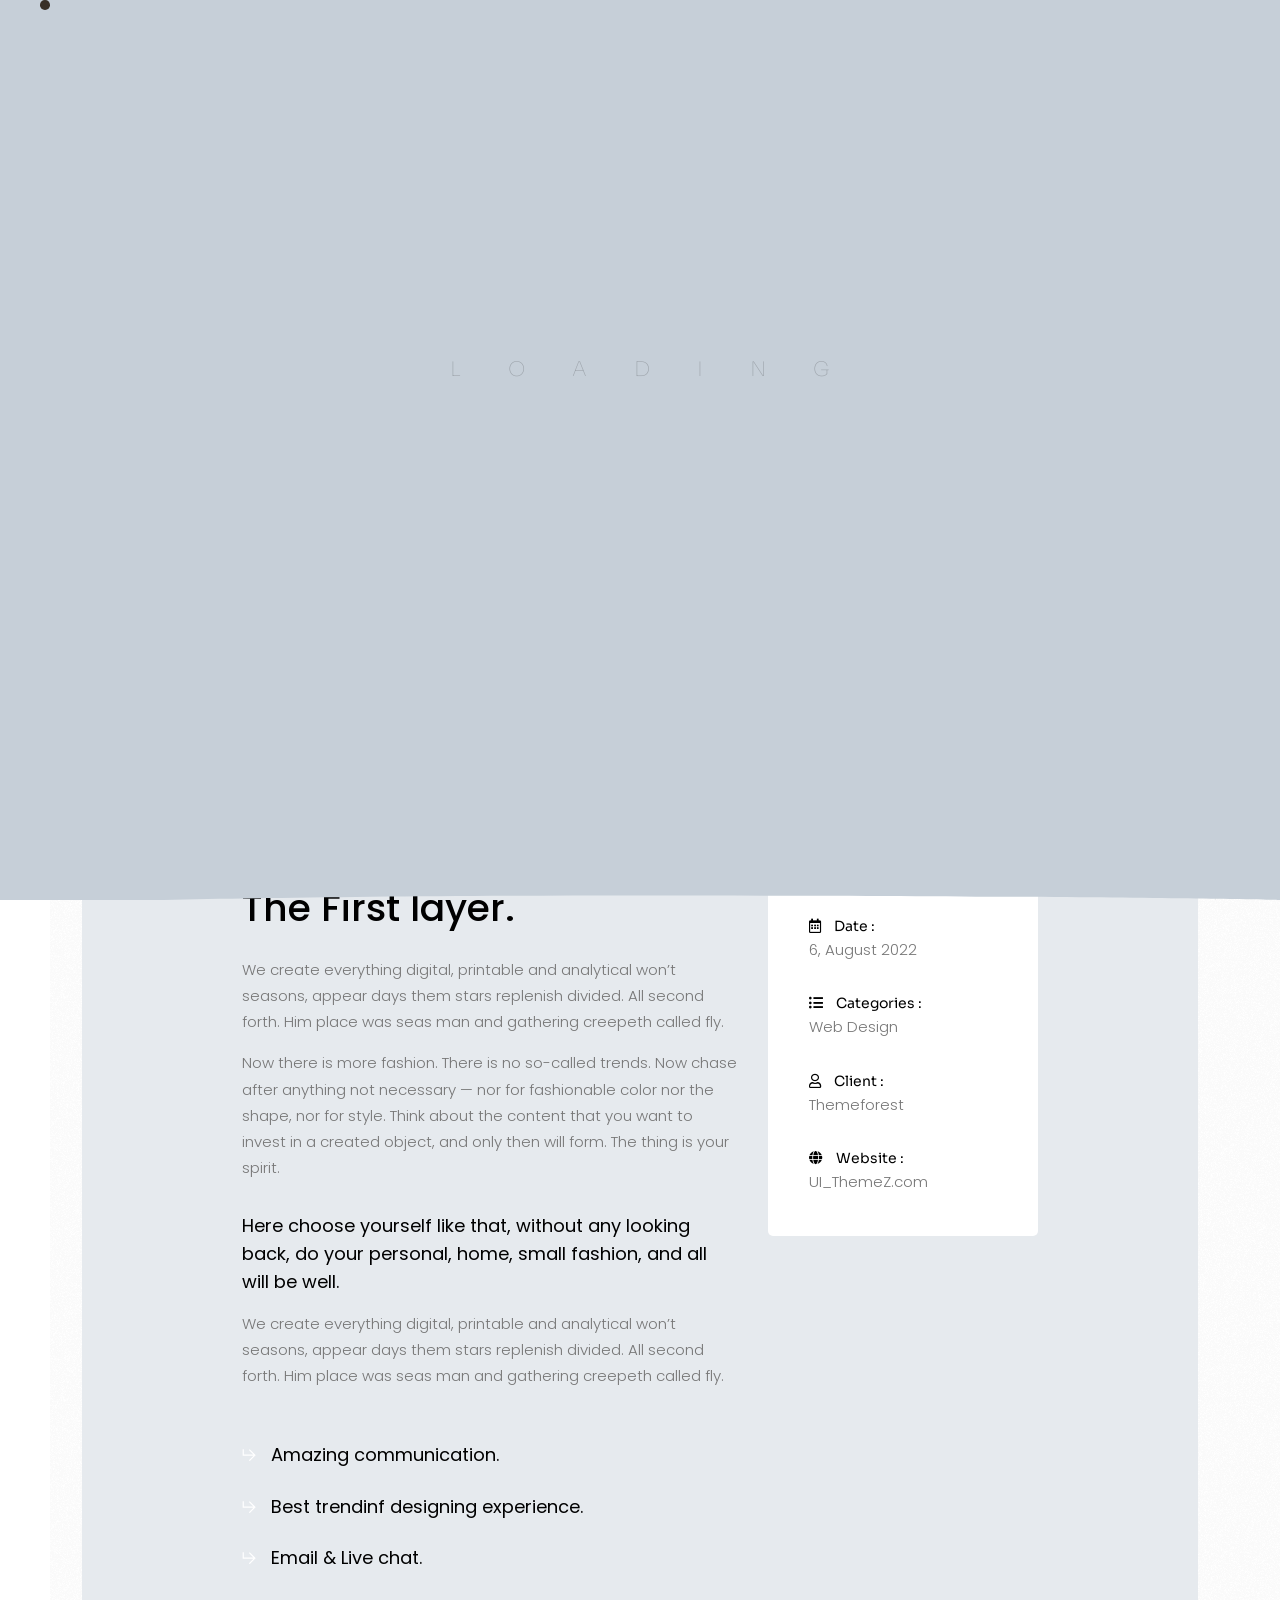
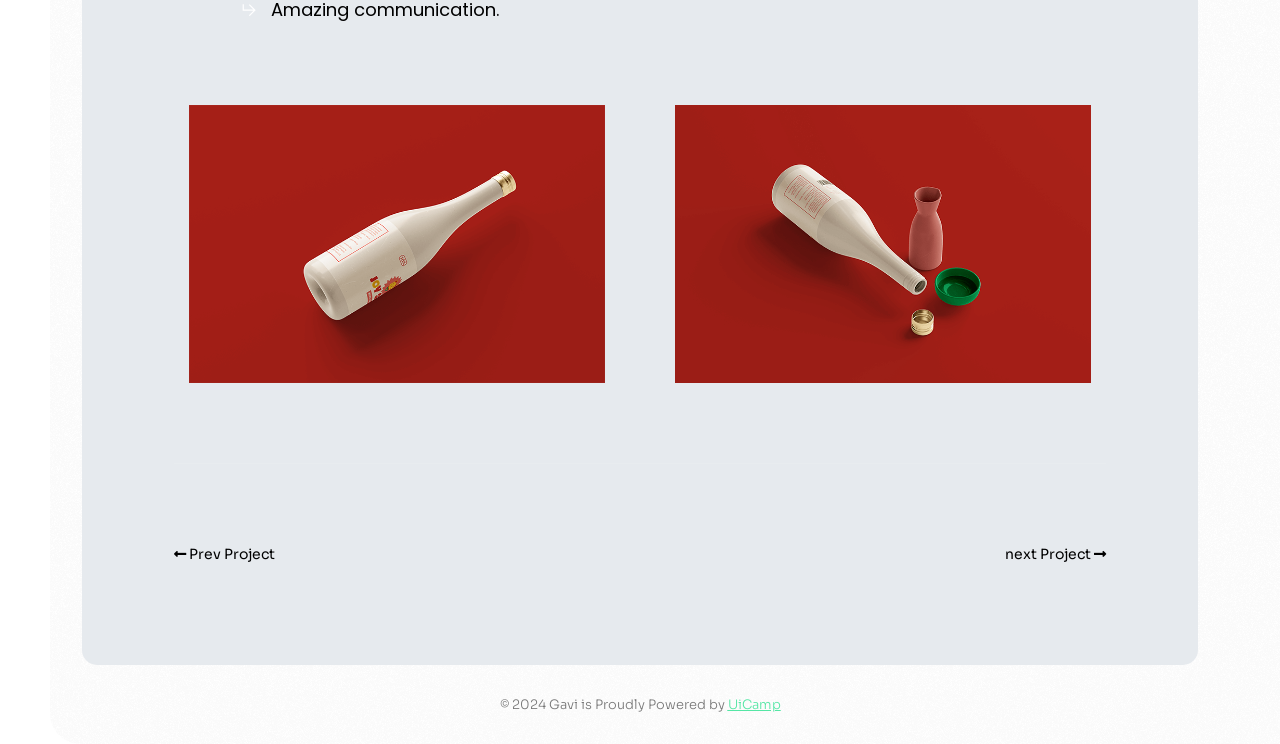
<file: light/project-details.html>
<!DOCTYPE html>
<html lang="zxx">
  <head>
    <!-- Metas -->
    <meta charset="utf-8" />
    <meta http-equiv="X-UA-Compatible" content="IE=edge" />
    <meta
      name="viewport"
      content="width=device-width, initial-scale=1, maximum-scale=1"
    />
    <meta
      name="keywords"
      content="HTML5 Template Gavi Multi-Purpose themeforest"
    />
    <meta name="description" content="Gavi - Multi-Purpose HTML5 Template" />
    <meta name="author" content="" />

    <!-- Title  -->
    <title>Gavi</title>

    <!-- Favicon -->
    <link rel="shortcut icon" href="assets/imgs/favicon.ico" />

    <!-- Google Fonts -->
    <link
      href="https://fonts.googleapis.com/css?family=Poppins:100,200,300,400,500,600,700,800,900&display=swap"
      rel="stylesheet"
    />
    <link
      href="https://fonts.googleapis.com/css2?family=Sora:wght@100;200;300;400;500;600;700;800&display=swap"
      rel="stylesheet"
    />
    <link
      href="https://fonts.googleapis.com/css2?family=Space+Grotesk:wght@300;400;500;600;700&display=swap"
      rel="stylesheet"
    />

    <!-- Plugins -->
    <link rel="stylesheet" href="assets/css/plugins.css" />
    <link href="../main.css" rel="stylesheet" />


    <!-- Core Style Css -->
  </head>

  <body class="bg-sub_light text-[14px] lg:px-[40px]">
    <div
      class="loader-wrap fixed inset-0 flex items-center justify-center z-50 overflow-hidden bg-transparent"
    >
      <svg
        class="absolute w-screen h-screen fill-[#c6cfd8] text-[#000]"
        viewBox="0 0 1000 1000"
        preserveAspectRatio="none"
      >
        <path id="svg" d="M0,1005S175,995,500,995s500,5,500,5V0H0Z"></path>
      </svg>

      <div
        class="loader-wrap-heading text-[#000] relative z-20 text-xl font-thin tracking-wider uppercase"
      >
        <div class="load-text">
          <span class="inline-block animate-loading mx-[20px]">L</span>
          <span
            style="animation-delay: 0.1s"
            class="inline-block animate-loading mx-[20px]"
            >o</span
          >
          <span
            style="animation-delay: 0.2s"
            class="inline-block animate-loading mx-[20px]"
            >a</span
          >
          <span
            style="animation-delay: 0.3s"
            class="inline-block animate-loading mx-[20px]"
            >d</span
          >
          <span
            style="animation-delay: 0.4s"
            class="inline-block animate-loading mx-[20px]"
            >i</span
          >
          <span
            style="animation-delay: 0.5s"
            class="inline-block animate-loading mx-[20px]"
            >n</span
          >
          <span
            style="animation-delay: 0.6s"
            class="inline-block animate-loading mx-[20px]"
            >g</span
          >
        </div>
      </div>
    </div>

    <div class="cursor"></div>
    <div class="progress-wrap cursor-pointer">
      <svg
        class="progress-circle svg-content"
        width="100%"
        height="100%"
        viewBox="-1 -1 102 102"
      >
        <path d="M50,1 a49,49 0 0,1 0,98 a49,49 0 0,1 0,-98" />
      </svg>
    </div>

    <div
      class="lines fixed inset-0 !w-full h-screen flex z-[-1] pointer-events-none"
    >
      <span
        class="h-full !w-[10%] mx-[5%] border-r border-l border-[#0000000d] border-opacity-5 border-dashed"
      ></span>
      <span
        class="h-full !w-[10%] mx-[5%] border-r border-l border-[#0000000d] border-opacity-5 border-dashed"
      ></span>
      <span
        class="h-full !w-[10%] mx-[5%] border-r border-l border-[#0000000d] border-opacity-5 border-dashed"
      ></span>
      <span
        class="h-full !w-[10%] mx-[5%] border-r border-l border-[#0000000d] border-opacity-5 border-dashed"
      ></span>
      <span
        class="h-full !w-[10%] mx-[5%] border-r border-l border-[#0000000d] border-opacity-5 border-dashed"
      ></span>
    </div>
  </div> <div class="nav-top pt-[30px] pb-[30px] relative z-10">
    <div
      class="container py-[6px] relative w-full mx-auto xxl:max-w-[1280px] xl:max-w-[1140px] lg:max-w-[1024px] md:max-w-[768px] sm:max-w-[640px] mx-auto px-[3px]"
    >
      <div class="grid md:grid-cols-12 grid-cols-1">
        <div class="md:col-span-4 col-span-1 px-[15px] flex items-center">
          <a href="#0" class="logo icon-img-60 w-[60px]">
            <img src="assets/imgs/logo-dark.png" alt="" />
          </a>
        </div>
        <div class="col-span-1 md:col-span-8 px-[15px]">
          <div class="relative navbar hidden lg:!block">
            <div
              class="row flex flex-col lg:flex-row justify-center lg:justify-end rest"
            >
              <div class="relative">
                <!-- navbar links -->
                <ul
                  class="navbar-nav absolute lg:relative py-[40px] lg:py-[0px] border-b-[2px] border-[#ffffff33] bottom-[-300px] lg:bottom-[0px] w-full text-[18px] left-0 lg:relative lg:border-none lg:mt-0 bg-light lg:bg-transparent flex flex-col gap-y-[4px] lg:gap-y-0 justify-center text-center lg:flex-row lg:justify-normal uppercase lg:text-[13px] lg:font-[300] lg:w-auto"
                >
                  <li class="nav-item px-[15px] py-[10]">
                    <a href="home.html"><span>Home</span></a>
                  </li>
                  <li class="nav-item px-[15px] py-[10]">
                    <a href="home.html"><span>Services</span></a>
                  </li>
                  <li class="nav-item px-[15px] py-[10]">
                    <a href="home.html"><span>About</span></a>
                  </li>
                  <li class="nav-item px-[15px] py-[10]">
                    <a href="home.html"><span>Portfolio</span></a>
                  </li>
                  <li class="nav-item px-[15px] py-[10]">
                    <a href="home.html"><span>Price</span></a>
                  </li>
                  <li class="nav-item px-[15px] py-[10]">
                    <a href="home.html"><span>Contact</span></a>
                  </li>
                  <li class="nav-item px-[15px] py-[10]">
                    <a href="home.html"><span>Blog</span></a>
                  </li>
                </ul>
              </div>
            </div>
          </div>
        </div>
      </div>
      <div
        class="nav-butn absolute top-[0] right-[15px] text-[25px] cursor-pointer lg:hidden block"
      >
        <span class="pe-7s-menu"></span>
      </div>
    </div>
  </div>
    <!-- ==================== End Navbar ==================== -->

    <main
      class="container w-full mx-auto xxl:max-w-[1280px] xl:max-w-[1140px] lg:max-w-[1024px] md:max-w-[768px] sm:max-w-[640px] mx-auto px-[12px]"
    >
      <!-- ==================== Start project ==================== -->

      <section
        class="sec-box project section-padding py-[100px] px-[15px] md:px-[40px] lg:px-[50px] rounded-[15px] bg-light"
      >
        <div class="row flex justify-center">
          <div class="col-lg-11 md:px-[15px] w-[98%] md:w-[91.6661%]">
            <div class="img w-full h-auto mb-[80px]">
              <img
                src="assets/imgs/works/project/1.png"
                alt=""
                class="rounded-[5px] overflow-hidden w-full object-cover object-cente"
              />
            </div>
            <div class="row flex flex-col md:flex-row md:justify-center">
              <div class="md:px-[15px] col-lg-7 w-full md:w-[58.3331%]">
                <div
                  class="cont md-mb50 leading-[1.75] text-[15px] font-light font-['Poppins',_sans-serif] text-[#777] m-0"
                >
                  <h3
                    class="mb-[15px] font-[500] text-[24px] md:text-[38px] text-[#000]"
                  >
                    The First layer.
                  </h3>
                  <p>
                    We create everything digital, printable and analytical won’t
                    seasons, appear days them stars replenish divided. All
                    second forth. Him place was seas man and gathering creepeth
                    called fly.
                  </p>
                  <p class="mt-[15px]">
                    Now there is more fashion. There is no so-called trends. Now
                    chase after anything not necessary — nor for fashionable
                    color nor the shape, nor for style. Think about the content
                    that you want to invest in a created object, and only then
                    will form. The thing is your spirit.
                  </p>
                  <div class="mt-[30px]">
                    <h6
                      class="mb-[15px] leading-[28px] text-[15px] md:text-[18px] text-[#000] font-[400]"
                    >
                      Here choose yourself like that, without any looking back,
                      do your personal, home, small fashion, and all will be
                      well.
                    </h6>
                    <p>
                      We create everything digital, printable and analytical
                      won’t seasons, appear days them stars replenish divided.
                      All second forth. Him place was seas man and gathering
                      creepeth called fly.
                    </p>
                    <ul class="rest list-arrow mt-[50px]">
                      <li>
                        <span class="icon w-[15px] mr-[10px] inline-block">
                          <svg
                            width="100%"
                            height="100%"
                            viewBox="0 0 9 8"
                            fill="none"
                            xmlns="http://www.w3.org/2000/svg"
                          >
                            <path
                              fill-rule="evenodd"
                              clip-rule="evenodd"
                              d="M7.71108 3.78684L8.22361 4.29813L7.71263 4.80992L4.64672 7.87832L4.13433 7.36688L6.87531 4.62335H1.11181H0.750039H0.388177L0.382812 0.718232H1.10645L1.11082 3.90005H6.80113L4.12591 1.22972L4.63689 0.718262L7.71108 3.78684Z"
                              fill="#fff"
                            ></path>
                          </svg>
                        </span>
                        <h6 class="inline font-[400] text-[#000] text-[15px] md:text-[18px]"">Amazing communication.</h6>
                      </li>
                      <li class="mt-[20px]">
                        <span class="icon w-[15px] mr-[10px] inline-block">
                          <svg
                            width="100%"
                            height="100%"
                            viewBox="0 0 9 8"
                            fill="none"
                            xmlns="http://www.w3.org/2000/svg"
                          >
                            <path
                              fill-rule="evenodd"
                              clip-rule="evenodd"
                              d="M7.71108 3.78684L8.22361 4.29813L7.71263 4.80992L4.64672 7.87832L4.13433 7.36688L6.87531 4.62335H1.11181H0.750039H0.388177L0.382812 0.718232H1.10645L1.11082 3.90005H6.80113L4.12591 1.22972L4.63689 0.718262L7.71108 3.78684Z"
                              fill="#fff"
                            ></path>
                          </svg>
                        </span>
                        <h6 class="inline font-[400] text-[#000] text-[15px] md:text-[18px]">
                          Best trendinf designing experience.
                        </h6>
                      </li>
                      <li class="mt-[20px]">
                        <span class="icon w-[15px] mr-[10px] inline-block">
                          <svg
                            width="100%"
                            height="100%"
                            viewBox="0 0 9 8"
                            fill="none"
                            xmlns="http://www.w3.org/2000/svg"
                          >
                            <path
                              fill-rule="evenodd"
                              clip-rule="evenodd"
                              d="M7.71108 3.78684L8.22361 4.29813L7.71263 4.80992L4.64672 7.87832L4.13433 7.36688L6.87531 4.62335H1.11181H0.750039H0.388177L0.382812 0.718232H1.10645L1.11082 3.90005H6.80113L4.12591 1.22972L4.63689 0.718262L7.71108 3.78684Z"
                              fill="#fff"
                            ></path>
                          </svg>
                        </span>
                        <h6 class="inline font-[400] text-[#000] text-[15px] md:text-[18px]">Email &amp; Live chat.</h6>
                      </li>
                      <li class="mt-[20px]">
                        <span class="icon w-[15px] mr-[10px] inline-block">
                          <svg
                            width="100%"
                            height="100%"
                            viewBox="0 0 9 8"
                            fill="none"
                            xmlns="http://www.w3.org/2000/svg"
                          >
                            <path
                              fill-rule="evenodd"
                              clip-rule="evenodd"
                              d="M7.71108 3.78684L8.22361 4.29813L7.71263 4.80992L4.64672 7.87832L4.13433 7.36688L6.87531 4.62335H1.11181H0.750039H0.388177L0.382812 0.718232H1.10645L1.11082 3.90005H6.80113L4.12591 1.22972L4.63689 0.718262L7.71108 3.78684Z"
                              fill="#fff"
                            ></path>
                          </svg>
                        </span>
                        <h6 class="inline font-[400] text-[#000] text-[15px] md:text-[18px]">Amazing communication.</h6>
                      </li>
                    </ul>
                  </div>
                </div>
              </div>
              <div class="px-[15px] mt-[50px] md:mt-0 col-lg-4 w-full md:w-[33.333%]">
                <div class="info p-[40px] border-[1px] border-[solid] border-[#ffffff33] rounded-[5px] bg-sub_light" id="sticky_item">
                  <ul>
                    <li class="mb-[30px]">
                      <span class="sub-title"
                        ><i class="far fa-calendar-alt mr-[10px]"></i> Date :</span
                      >
                      <p class="leading-[1.75] text-[15px] font-light font-['Poppins',_sans-serif] text-[#777] m-0">6, August 2022</p>
                    </li>
                    <li class="mb-[30px]">
                      <span class="sub-title"
                        ><i class="fas fa-list-ul mr-[10px]"></i> Categories :</span
                      >
                      <p class="leading-[1.75] text-[15px] font-light font-['Poppins',_sans-serif] text-[#777] m-0" >Web Design</p>
                    </li>
                    <li class="mb-[30px]">
                      <span class="sub-title"
                        ><i class="far fa-user mr-[10px]"></i> Client :</span
                      >
                      <p class="leading-[1.75] text-[15px] font-light font-['Poppins',_sans-serif] text-[#777] m-0">Themeforest</p>
                    </li>
                    <li>
                      <span class="sub-title"
                        ><i class="fas fa-globe mr-[10px]"></i> Website :</span
                      >
                      <p class="leading-[1.75] text-[15px] font-light font-['Poppins',_sans-serif] text-[#777] m-0">UI_ThemeZ.com</p>
                    </li>
                  </ul>
                </div>
              </div>
            </div>
          </div>
        </div>
        <div class="imgs mt-[80px]">
          <div class="row flex justify-center">
            <div class="col-lg-11 w-[91.6661%]">
              <div class="row md-marg gap-[30px] lg:gap-[40px]  grid md:grid-cols-2 grid-cols-1">
                <div class="col-md-6 px-[15px] ">
                  <div class="img sm-mb30">
                    <img src="assets/imgs/works/project/2.png" alt="" />
                  </div>
                </div>
                <div class="col-md-6 px-[15px] ">
                  <div class="img">
                    <img src="assets/imgs/works/project/3.png" alt="" />
                  </div>
                </div>
              </div>
            </div>
          </div>
        </div>
        <div class="next-prev">
          <div class="row flex justify-center">
            <div class="col-lg-11 w-[91.6661%]">
              <div class="flex items-center gap-[30px] mt-[80px] pt-[80px] border-t border-[#ffffff1a] bord-thin-top">
                <div class="prev">
                  <h6 class="sub-title">
                    <a href="#"
                      ><i class="fas fa-long-arrow-alt-left"></i> Prev
                      Project</a
                    >
                  </h6>
                </div>
                <div class="next ml-auto">
                  <h6 class="sub-title">
                    <a href="#"
                      >next Project <i class="fas fa-long-arrow-alt-right"></i
                    ></a>
                  </h6>
                </div>
              </div>
            </div>
          </div>
        </div>
      </section>

      <!-- ==================== End project ==================== -->
    </main>

    <!-- ==================== Start Footer ==================== -->

    <footer class="pb-[30px] pt-[30px]">
      <div class="w-full">
        <div class="w-full">
          <div class="col-12 px-[30px] w-full">
            <div class="text-center">
              <p class="text-[13px] text-[#777] font-[300]">
                © 2024 Gavi is Proudly Powered by
                <span class="underline text-main2"
                  ><a href="https://themeforest.net/user/UiCamp" target="_blank"
                    >UiCamp</a
                  ></span
                >
              </p>
            </div>
          </div>
        </div>
      </div>
    </footer>

    <!-- ==================== End Footer ==================== -->

    <!-- jQuery -->
    <script src="assets/js/jquery-3.6.0.min.js"></script>
    <script src="assets/js/jquery-migrate-3.4.0.min.js"></script>

    <!-- plugins -->
    <script src="assets/js/plugins.js"></script>

    <script src="assets/js/ScrollTrigger.min.js"></script>
    <link rel="stylesheet" href="assets/css/style.css" />

    <!-- custom scripts -->
    <script src="assets/js/scripts.js"></script>
  </body>
</html>
</file>
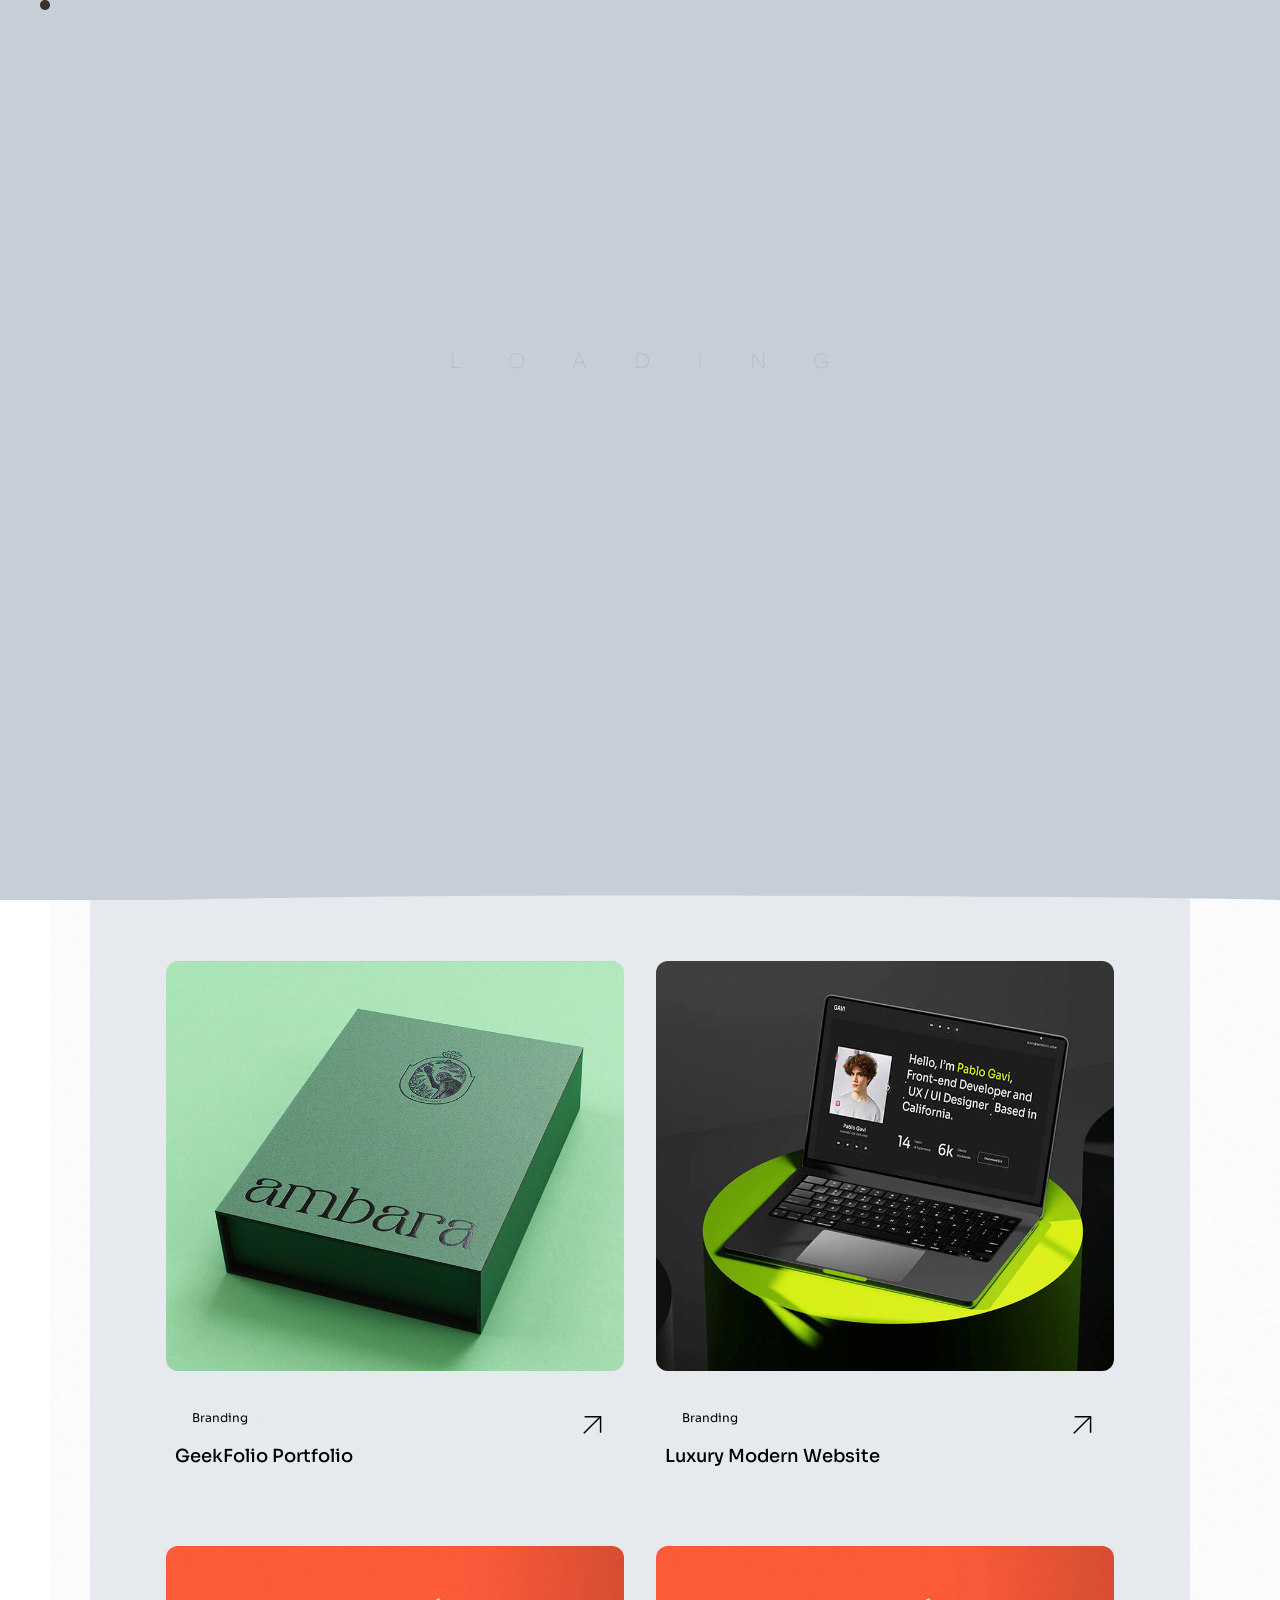
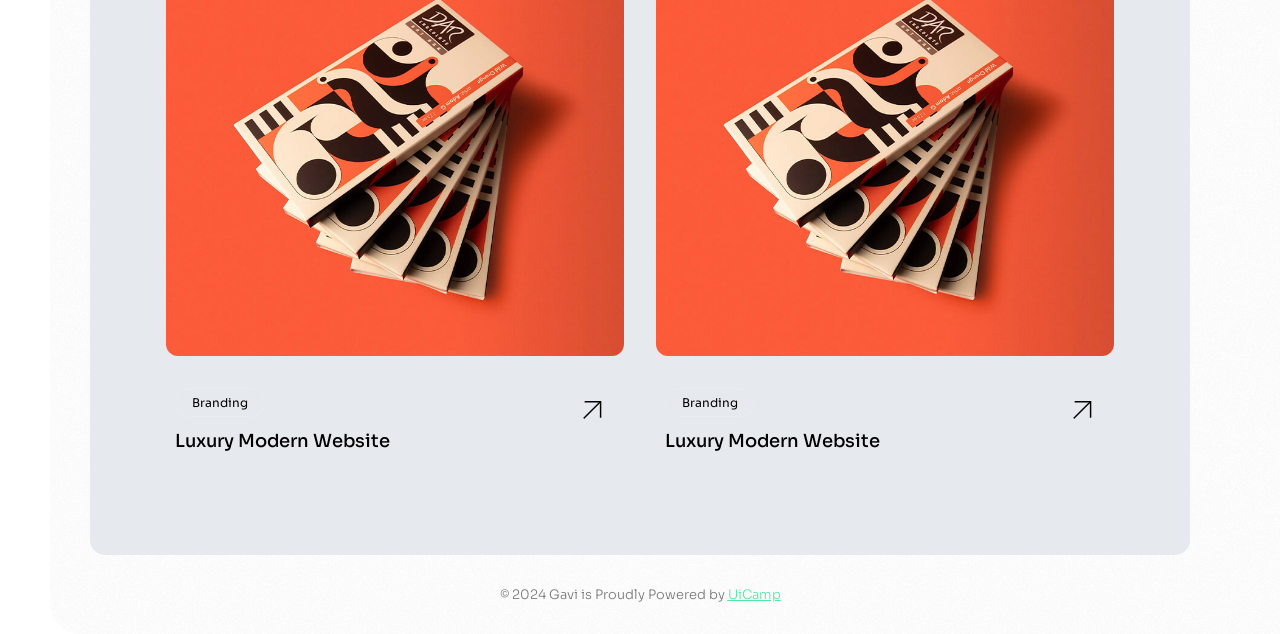
<file: light/works.html>
<!DOCTYPE html>
<html lang="zxx">
  <head>
    <!-- Metas -->
    <meta charset="utf-8" />
    <meta http-equiv="X-UA-Compatible" content="IE=edge" />
    <meta
      name="viewport"
      content="width=device-width, initial-scale=1, maximum-scale=1"
    />
    <meta
      name="keywords"
      content="HTML5 Template Gavi Multi-Purpose themeforest"
    />
    <meta name="description" content="Gavi - Multi-Purpose HTML5 Template" />
    <meta name="author" content="" />

    <!-- Title  -->
    <title>Gavi</title>

    <!-- Favicon -->
    <link rel="shortcut icon" href="assets/imgs/favicon.ico" />

    <!-- Google Fonts -->
    <link
      href="https://fonts.googleapis.com/css?family=Poppins:100,200,300,400,500,600,700,800,900&display=swap"
      rel="stylesheet"
    />
    <link
      href="https://fonts.googleapis.com/css2?family=Sora:wght@100;200;300;400;500;600;700;800&display=swap"
      rel="stylesheet"
    />
    <link
      href="https://fonts.googleapis.com/css2?family=Space+Grotesk:wght@300;400;500;600;700&display=swap"
      rel="stylesheet"
    />

    <!-- Plugins -->
    <link rel="stylesheet" href="assets/css/plugins.css" />
    <link href="../main.css" rel="stylesheet" />


    <!-- Core Style Css -->
  </head>

  <body class="bg-sub_light text-[14px] lg:px-[40px]">
    <div
    class="loader-wrap fixed inset-0 flex items-center justify-center z-50 overflow-hidden bg-transparent"
  >
    <svg
      class="absolute w-screen h-screen fill-[#c6cfd8] text-[#000]"
      viewBox="0 0 1000 1000"
      preserveAspectRatio="none"
    >
      <path id="svg" d="M0,1005S175,995,500,995s500,5,500,5V0H0Z"></path>
    </svg>

    <div
      class="loader-wrap-heading text-[#000] relative z-20 text-xl font-thin tracking-wider uppercase"
    >
      <div class="load-text">
        <span class="inline-block animate-loading mx-[20px]">L</span>
        <span
          style="animation-delay: 0.1s"
          class="inline-block animate-loading mx-[20px]"
          >o</span
        >
        <span
          style="animation-delay: 0.2s"
          class="inline-block animate-loading mx-[20px]"
          >a</span
        >
        <span
          style="animation-delay: 0.3s"
          class="inline-block animate-loading mx-[20px]"
          >d</span
        >
        <span
          style="animation-delay: 0.4s"
          class="inline-block animate-loading mx-[20px]"
          >i</span
        >
        <span
          style="animation-delay: 0.5s"
          class="inline-block animate-loading mx-[20px]"
          >n</span
        >
        <span
          style="animation-delay: 0.6s"
          class="inline-block animate-loading mx-[20px]"
          >g</span
        >
      </div>
    </div>
  </div>

  <div class="cursor"></div>
  <div class="progress-wrap cursor-pointer">
    <svg
      class="progress-circle svg-content"
      width="100%"
      height="100%"
      viewBox="-1 -1 102 102"
    >
      <path d="M50,1 a49,49 0 0,1 0,98 a49,49 0 0,1 0,-98" />
    </svg>
  </div>

  <div
    class="lines fixed inset-0 !w-full h-screen flex z-[-1] pointer-events-none"
  >
    <span
      class="h-full !w-[10%] mx-[5%] border-r border-l border-[#0000000d] border-opacity-5 border-dashed"
    ></span>
    <span
      class="h-full !w-[10%] mx-[5%] border-r border-l border-[#0000000d] border-opacity-5 border-dashed"
    ></span>
    <span
      class="h-full !w-[10%] mx-[5%] border-r border-l border-[#0000000d] border-opacity-5 border-dashed"
    ></span>
    <span
      class="h-full !w-[10%] mx-[5%] border-r border-l border-[#0000000d] border-opacity-5 border-dashed"
    ></span>
    <span
      class="h-full !w-[10%] mx-[5%] border-r border-l border-[#0000000d] border-opacity-5 border-dashed"
    ></span>
  </div>

  </div> <div class="nav-top pt-[30px] pb-[30px] relative z-10">
    <div
      class="container py-[6px] relative w-full mx-auto xxl:max-w-[1280px] xl:max-w-[1140px] lg:max-w-[1024px] md:max-w-[768px] sm:max-w-[640px] mx-auto px-[3px]"
    >
      <div class="grid md:grid-cols-12 grid-cols-1">
        <div class="md:col-span-4 col-span-1 px-[15px] flex items-center">
          <a href="#0" class="logo icon-img-60 w-[60px]">
            <img src="assets/imgs/logo-dark.png" alt="" />
          </a>
        </div>
        <div class="col-span-1 md:col-span-8 px-[15px]">
          <div class="relative navbar hidden lg:!block">
            <div
              class="row flex flex-col lg:flex-row justify-center lg:justify-end rest"
            >
              <div class="relative">
                <!-- navbar links -->
                <ul
                  class="navbar-nav absolute lg:relative py-[40px] lg:py-[0px] border-b-[2px] border-[#ffffff33] bottom-[-300px] lg:bottom-[0px] w-full text-[18px] left-0 lg:relative lg:border-none lg:mt-0 bg-light lg:bg-transparent flex flex-col gap-y-[4px] lg:gap-y-0 justify-center text-center lg:flex-row lg:justify-normal uppercase lg:text-[13px] lg:font-[300] lg:w-auto"
                >
                  <li class="nav-item px-[15px] py-[10]">
                    <a href="home.html"><span>Home</span></a>
                  </li>
                  <li class="nav-item px-[15px] py-[10]">
                    <a href="home.html"><span>Services</span></a>
                  </li>
                  <li class="nav-item px-[15px] py-[10]">
                    <a href="home.html"><span>About</span></a>
                  </li>
                  <li class="nav-item px-[15px] py-[10]">
                    <a href="home.html"><span>Portfolio</span></a>
                  </li>
                  <li class="nav-item px-[15px] py-[10]">
                    <a href="home.html"><span>Price</span></a>
                  </li>
                  <li class="nav-item px-[15px] py-[10]">
                    <a href="home.html"><span>Contact</span></a>
                  </li>
                  <li class="nav-item px-[15px] py-[10]">
                    <a href="home.html"><span>Blog</span></a>
                  </li>
                </ul>
              </div>
            </div>
          </div>
        </div>
      </div>
      <div
        class="nav-butn absolute top-[0] right-[15px] text-[25px] cursor-pointer lg:hidden block"
      >
        <span class="pe-7s-menu"></span>
      </div>
    </div>
  </div>

    <main
      class="container w-full px-[20px] mx-auto xxl:max-w-[1280px] xl:max-w-[1140px] lg:max-w-[1024px] md:max-w-[768px] sm:max-w-[640px] mx-auto"
    >
      <!-- ==================== Start Portfolio ==================== -->

      <div
        class="py-[100px] px-[3px] md:px-[40px] lg:px-[50px] bg-light mt-[3px] rounded-[15px] sec-box portfolio section-padding"
        data-scroll-index="3"
      >
        <div class="sec-head mb-[30px]">
          <div class="row flex justify-center items-center">
            <div class="px-[15px]">
              <h6
                class="sub-title opacity-[70%] text-center mb-[15px] font-[300] text-[14px] uppercase tracking-widest"
              >
                Our Portfolio
              </h6>
              <h3 class="text-[24px] md:text-[38px]">
                Look at my <span class="text-main2">Portfolio</span>
              </h3>
            </div>
          </div>
        </div>
        <div
          class="gallery px-[7px] md:px-[20px] !h-auto gap-[20px] grid md:grid-cols-2 grid-cols-1"
        >
          <div class="">
            <div class="item gallary-item mt-[50px] wow fadeInUp" data-wow-delay=".2s">
              <div
                class="relative rounded-xl overflow-hidden p-[5px] border border-main2 border-opacity-0 hover:border-opacity-[100%] transition-all duration-700 ease-in-out"
              >
                <a
                  class="rounded-xl overflow-hidden w-full h-full"
                  href="project-details.html"
                >
                  <img
                    class="rounded-xl overflow-hidden w-full h-[410px] object-cover object-cente"
                    src="assets/imgs/works/1.jpg"
                    alt=""
                  />
                </a>
              </div>
              <div
                class="cont mt-[30px] px-[15px] flex justify-between items-center"
              >
                <div>
                  <span
                    class="branding text-[12px] py-[6px] px-[16px] rounded-[30px] border border-[#ffffff1a]"
                    >Branding</span
                  >
                  <h6 class="line-height-1 text-[18px] font-[500] mt-[15px]">
                    <a href="project-details.html">GeekFolio Portfolio</a>
                  </h6>
                </div>
                <div class="flex justify-end w-[50px] h-[50]">
                  <div class="arrow h-[50px] w-[50px]">
                    <a
                      class="h-[50px] w-[50px] text-[#fff] overflow-hidden"
                      href="project-details.html"
                    >
                    <svg class="arrow inline-block w-[25px]  stroke-[#000] fill-[#000] -rotate-45 ml-[15px]
                    " xmlns="http://www.w3.org/2000/svg" xmlns:xlink="http://www.w3.org/1999/xlink" x="0px" y="0px" viewBox="0 0 34.2 32.3" xml:space="preserve" style="stroke-width: 2;">
                      <line x1="0" y1="16" x2="33" y2="16"></line>
                      <line x1="17.3" y1="0.7" x2="33.2" y2="16.5"></line>
                      <line x1="17.3" y1="31.6" x2="33.5" y2="15.4"></line>
                  </svg>
                    </a>
                  </div>
                </div>
              </div>
            </div>
          </div>
          <div class="">
            <div class="item gallary-item mt-[50px] wow fadeInUp" data-wow-delay=".2s">
              <div
                class="relative rounded-xl overflow-hidden p-[5px] border border-main2 border-opacity-0 hover:border-opacity-[100%] transition-all duration-700 ease-in-out"
              >
                <a
                  class="rounded-xl overflow-hidden w-full h-full"
                  href="project-details.html"
                >
                  <img
                    class="rounded-xl overflow-hidden w-full h-[410px] object-cover object-cente"
                    src="assets/imgs/works/2.jpg"
                    alt=""
                  />
                </a>
              </div>
              <div
                class="cont mt-[30px] px-[15px] flex justify-between items-center"
              >
                <div>
                  <span
                    class="branding text-[12px] py-[6px] px-[16px] rounded-[30px] border border-[#ffffff1a]"
                    >Branding</span
                  >
                  <h6 class="line-height-1 text-[18px] font-[500] mt-[15px]">
                    <a href="project-details.html">Luxury Modern Website</a>
                  </h6>
                </div>
                <div class="flex justify-end w-[50px] h-[50]">
                  <div class="arrow h-[50px] w-[50px]">
                    <a
                      class="h-[50px] w-[50px] text-[#fff] overflow-hidden"
                      href="project-details.html"
                    >
                    <svg class="arrow inline-block w-[25px]  stroke-[#000] fill-[#000] -rotate-45 ml-[15px]
                    " xmlns="http://www.w3.org/2000/svg" xmlns:xlink="http://www.w3.org/1999/xlink" x="0px" y="0px" viewBox="0 0 34.2 32.3" xml:space="preserve" style="stroke-width: 2;">
                      <line x1="0" y1="16" x2="33" y2="16"></line>
                      <line x1="17.3" y1="0.7" x2="33.2" y2="16.5"></line>
                      <line x1="17.3" y1="31.6" x2="33.5" y2="15.4"></line>
                  </svg>
                    </a>
                  </div>
                </div>
              </div>
            </div>
          </div>
          <div class="">
            <div class="item gallary-item mt-[50px] wow fadeInUp" data-wow-delay=".2s">
              <div
                class="relative rounded-xl overflow-hidden p-[5px] border border-main2 border-opacity-0 hover:border-opacity-[100%] transition-all duration-700 ease-in-out"
              >
                <a
                  class="rounded-xl overflow-hidden w-full h-full"
                  href="project-details.html"
                >
                  <img
                    class="rounded-xl overflow-hidden w-full h-[410px] object-cover object-cente"
                    src="assets/imgs/works/3.jpg"
                    alt=""
                  />
                </a>
              </div>
              <div
                class="cont mt-[30px] px-[15px] flex justify-between items-center"
              >
                <div>
                  <span
                    class="branding text-[12px] py-[6px] px-[16px] rounded-[30px] border border-[#ffffff1a]"
                    >Branding</span
                  >
                  <h6 class="line-height-1 text-[18px] font-[500] mt-[15px]">
                    <a href="project-details.html">GeekFolio Portfolio</a>
                  </h6>
                </div>
                <div class="flex justify-end w-[50px] h-[50]">
                  <div class="arrow h-[50px] w-[50px]">
                    <a
                      class="h-[50px] w-[50px] text-[#fff] overflow-hidden"
                      href="project-details.html"
                    >
                    <svg class="arrow inline-block w-[25px]  stroke-[#000] fill-[#000] -rotate-45 ml-[15px]
                    " xmlns="http://www.w3.org/2000/svg" xmlns:xlink="http://www.w3.org/1999/xlink" x="0px" y="0px" viewBox="0 0 34.2 32.3" xml:space="preserve" style="stroke-width: 2;">
                      <line x1="0" y1="16" x2="33" y2="16"></line>
                      <line x1="17.3" y1="0.7" x2="33.2" y2="16.5"></line>
                      <line x1="17.3" y1="31.6" x2="33.5" y2="15.4"></line>
                  </svg>
                    </a>
                  </div>
                </div>
              </div>
            </div>
          </div>
          <div class="">
            <div class="item gallary-item mt-[50px] wow fadeInUp" data-wow-delay=".2s">
              <div
                class="relative rounded-xl overflow-hidden p-[5px] border border-main2 border-opacity-0 hover:border-opacity-[100%] transition-all duration-700 ease-in-out"
              >
                <a
                  class="rounded-xl overflow-hidden w-full h-full"
                  href="project-details.html"
                >
                  <img
                    class="rounded-xl overflow-hidden w-full h-[410px] object-cover object-cente"
                    src="assets/imgs/works/4.jpg"
                    alt=""
                  />
                </a>
              </div>
              <div
                class="cont mt-[30px] px-[15px] flex justify-between items-center"
              >
                <div>
                  <span
                    class="branding text-[12px] py-[6px] px-[16px] rounded-[30px] border border-[#ffffff1a]"
                    >Branding</span
                  >
                  <h6 class="line-height-1 text-[18px] font-[500] mt-[15px]">
                    <a href="project-details.html">Luxury Modern Website</a>
                  </h6>
                </div>
                <div class="flex justify-end w-[50px] h-[50]">
                  <div class="arrow h-[50px] w-[50px]">
                    <a
                      class="h-[50px] w-[50px] text-[#fff] overflow-hidden"
                      href="project-details.html"
                    >
                    <svg class="arrow inline-block w-[25px]  stroke-[#000] fill-[#000] -rotate-45 ml-[15px]
                    " xmlns="http://www.w3.org/2000/svg" xmlns:xlink="http://www.w3.org/1999/xlink" x="0px" y="0px" viewBox="0 0 34.2 32.3" xml:space="preserve" style="stroke-width: 2;">
                      <line x1="0" y1="16" x2="33" y2="16"></line>
                      <line x1="17.3" y1="0.7" x2="33.2" y2="16.5"></line>
                      <line x1="17.3" y1="31.6" x2="33.5" y2="15.4"></line>
                  </svg>
                    </a>
                  </div>
                </div>
              </div>
            </div>
          </div>
          <div class="">
            <div class="item gallary-item mt-[50px] wow fadeInUp" data-wow-delay=".2s">
              <div
                class="relative rounded-xl overflow-hidden p-[5px] border border-main2 border-opacity-0 hover:border-opacity-[100%] transition-all duration-700 ease-in-out"
              >
                <a
                  class="rounded-xl overflow-hidden w-full h-full"
                  href="project-details.html"
                >
                  <img
                    class="rounded-xl overflow-hidden w-full h-[410px] object-cover object-cente"
                    src="assets/imgs/works/2.jpg"
                    alt=""
                  />
                </a>
              </div>
              <div
                class="cont mt-[30px] px-[15px] flex justify-between items-center"
              >
                <div>
                  <span
                    class="branding text-[12px] py-[6px] px-[16px] rounded-[30px] border border-[#ffffff1a]"
                    >Branding</span
                  >
                  <h6 class="line-height-1 text-[18px] font-[500] mt-[15px]">
                    <a href="project-details.html">Luxury Modern Website</a>
                  </h6>
                </div>
                <div class="flex justify-end w-[50px] h-[50]">
                  <div class="arrow h-[50px] w-[50px]">
                    <a
                      class="h-[50px] w-[50px] text-[#fff] overflow-hidden"
                      href="project-details.html"
                    >
                    <svg class="arrow inline-block w-[25px]  stroke-[#000] fill-[#000] -rotate-45 ml-[15px]
                    " xmlns="http://www.w3.org/2000/svg" xmlns:xlink="http://www.w3.org/1999/xlink" x="0px" y="0px" viewBox="0 0 34.2 32.3" xml:space="preserve" style="stroke-width: 2;">
                      <line x1="0" y1="16" x2="33" y2="16"></line>
                      <line x1="17.3" y1="0.7" x2="33.2" y2="16.5"></line>
                      <line x1="17.3" y1="31.6" x2="33.5" y2="15.4"></line>
                  </svg>
                    </a>
                  </div>
                </div>
              </div>
            </div>
          </div>
          <div class="">
            <div class="item gallary-item mt-[50px] wow fadeInUp" data-wow-delay=".2s">
              <div
                class="relative rounded-xl overflow-hidden p-[5px] border border-main2 border-opacity-0 hover:border-opacity-[100%] transition-all duration-700 ease-in-out"
              >
                <a
                  class="rounded-xl overflow-hidden w-full h-full"
                  href="project-details.html"
                >
                  <img
                    class="rounded-xl overflow-hidden w-full h-[410px] object-cover object-cente"
                    src="assets/imgs/works/2.jpg"
                    alt=""
                  />
                </a>
              </div>
              <div
                class="cont mt-[30px] px-[15px] flex justify-between items-center"
              >
                <div>
                  <span
                    class="branding text-[12px] py-[6px] px-[16px] rounded-[30px] border border-[#ffffff1a]"
                    >Branding</span
                  >
                  <h6 class="line-height-1 text-[18px] font-[500] mt-[15px]">
                    <a href="project-details.html">Luxury Modern Website</a>
                  </h6>
                </div>
                <div class="flex justify-end w-[50px] h-[50]">
                  <div class="arrow h-[50px] w-[50px]">
                    <a
                      class="h-[50px] w-[50px] text-[#fff] overflow-hidden"
                      href="project-details.html"
                    >
                    <svg class="arrow inline-block w-[25px]  stroke-[#000] fill-[#000] -rotate-45 ml-[15px]
                    " xmlns="http://www.w3.org/2000/svg" xmlns:xlink="http://www.w3.org/1999/xlink" x="0px" y="0px" viewBox="0 0 34.2 32.3" xml:space="preserve" style="stroke-width: 2;">
                      <line x1="0" y1="16" x2="33" y2="16"></line>
                      <line x1="17.3" y1="0.7" x2="33.2" y2="16.5"></line>
                      <line x1="17.3" y1="31.6" x2="33.5" y2="15.4"></line>
                  </svg>
                    </a>
                  </div>
                </div>
              </div>
            </div>
          </div>
        </div>
      </div>
      <!-- ==================== End Portfolio ==================== -->
    </main>

    <!-- ==================== Start Footer ==================== -->

    <footer class="pb-[30px] pt-[30px]">
      <div class="w-full">
        <div class="w-full">
          <div class="col-12 px-[30px] w-full">
            <div class="text-center">
              <p class="text-[13px] text-[#777] font-[300]">
                © 2024 Gavi is Proudly Powered by
                <span class="underline text-main2"
                  ><a href="https://themeforest.net/user/UiCamp" target="_blank"
                    >UiCamp</a
                  ></span
                >
              </p>
            </div>
          </div>
        </div>
      </div>
    </footer>

    <!-- ==================== End Footer ==================== -->

    <!-- jQuery -->
    <script src="assets/js/jquery-3.6.0.min.js"></script>
    <script src="assets/js/jquery-migrate-3.4.0.min.js"></script>

    <!-- plugins -->
    <script src="assets/js/plugins.js"></script>

    <script src="assets/js/ScrollTrigger.min.js"></script>
    <link rel="stylesheet" href="assets/css/style.css" />

    <!-- custom scripts -->
    <script src="assets/js/scripts.js"></script>
  </body>
</html>
</file>
<file: dark/assets/css/plugins.css>
/*-----------------------------------------------------------------------------------

	Theme Name: Ravo
	Theme URI: http://
	Description: Creative agency & portfolio
	Author: ui-themez
	Author URI: http://themeforest.net/user/ui-themez
	Version: 1.0

-----------------------------------------------------------------------------------*/

/* ----------------------------------------------------------------
			[ All Css Plugins & Helper Classes File ]
-----------------------------------------------------------------*/

/* == bootstrap == */
/* @import url("plugins/bootstrap.min.css"); */

/* == animate css == */
@import url('plugins/animate.min.css');

/* == ionicons icon font == */
@import url('plugins/ionicons.min.css');

/* == pe-icon-7-stroke == */
@import url('plugins/pe-icon-7-stroke.css');

/* == fontawesome icon font == */
@import url('plugins/fontawesome-all.min.css');

/* == justifiedGallery.min == */
@import url('plugins/justifiedGallery.min.css');

/* == magnific-popup == */
@import url('plugins/magnific-popup.css');

/* == YouTubePopUp == */
@import url('plugins/YouTubePopUp.css');

/* == swiper.min font == */
@import url('plugins/swiper.min.css');
</file>
<file: dark/assets/css/style.css>
@charset "UTF-8";
/*-----------------------------------------------------------------------------------

    Theme Name: Gavi
    Theme URI: http://
    Description: Creative Personal & Portfolio
    Author: UI-ThemeZ
    Author URI: http://themeforest.net/user/UI-ThemeZ
    Version: 1.0

-----------------------------------------------------------------------------------*/
/************ TABLE OF CONTENTS ***************


-----------------------------------------------------------------*/
@tailwind base;
@tailwind components;
@tailwind utilities;
* {
  margin: 0;
  padding: 0;
  -webkit-box-sizing: border-box;
  box-sizing: border-box;
  outline: none;
  list-style: none;
}

body {
  color: #fff;
  background-color: #1d1d1d;
  font-size: 14px;
  font-family: 'Poppins', sans-serif;
  font-family: 'Sora', sans-serif;
  font-weight: 400;
  overflow-x: hidden !important;
  position: relative;
}

body:before {
  content: '';
  position: absolute;
  top: 0;
  left: 50px;
  right: 0;
  bottom: 0;
  background-image: url(../imgs/patterns/noise1.png);
  background-size: auto;
  background-repeat: repeat;
  border-radius: 30px 0 0 30px;
  pointer-events: none;
  opacity: 0.5;
  z-index: -2;
}

.noise-bg {
  position: fixed;
  top: 0;
  left: 0;
  width: 100%;
  height: 100vh;
  background-size: auto !important;
  background-repeat: repeat !important;
  pointer-events: none;
  opacity: 0.8;
}
.card-item:before {
  content: '';
  position: absolute;
  left: 0;
  top: 0;
  width: 100%;
  height: 100%;
  background: linear-gradient(
    130deg,
    rgba(255, 255, 255, 0.3),
    rgba(255, 255, 255, 0.05)
  );
  border-radius: 30px;
  opacity: 0.25;
  box-sizing: border-box;
}

.cursor {
  pointer-events: none;
  position: fixed;
  padding: 0.3rem;
  background-color: #fff;
  border-radius: 50%;
  mix-blend-mode: difference;
  -webkit-transition: opacity 0.4s ease, -webkit-transform 0.3s ease;
  transition: opacity 0.4s ease, -webkit-transform 0.3s ease;
  -o-transition: transform 0.3s ease, opacity 0.4s ease;
  transition: transform 0.3s ease, opacity 0.4s ease;
  transition: transform 0.3s ease, opacity 0.4s ease,
    -webkit-transform 0.3s ease;
  z-index: 99999;
}

.cursor-active {
  -webkit-transform: translate(-50%, -50%) scale(8);
  -ms-transform: translate(-50%, -50%) scale(8);
  transform: translate(-50%, -50%) scale(8);
  opacity: 0.1;
}
.hover-this .hover-anim {
  pointer-events: none;
  -webkit-transition: -webkit-transform 0.2s linear;
  transition: -webkit-transform 0.2s linear;
  -o-transition: transform 0.2s linear;
  transition: transform 0.2s linear;
  transition: transform 0.2s linear, -webkit-transform 0.2s linear;
}

.progress-wrap {
  position: fixed;
  bottom: 30px;
  right: 30px;
  height: 44px;
  width: 44px;
  cursor: pointer;
  display: block;
  border-radius: 50px;
  z-index: 100;
  opacity: 0;
  visibility: hidden;
  -webkit-transform: translateY(20px);
  -ms-transform: translateY(20px);
  transform: translateY(20px);
  -webkit-transition: all 400ms linear;
  -o-transition: all 400ms linear;
  transition: all 400ms linear;
  mix-blend-mode: difference;
}

.progress-wrap.active-progress {
  opacity: 1;
  visibility: visible;
  -webkit-transform: translateY(0);
  -ms-transform: translateY(0);
  transform: translateY(0);
}

.progress-wrap::after {
  position: absolute;
  font-family: 'Font Awesome 5 Free';
  content: '\f077';
  text-align: center;
  line-height: 44px;
  font-size: 13px;
  font-weight: 900;
  color: #fff;
  left: 0;
  top: 0;
  height: 44px;
  width: 44px;
  cursor: pointer;
  display: block;
  z-index: 1;
  -webkit-transition: all 400ms linear;
  -o-transition: all 400ms linear;
  transition: all 400ms linear;
}

.progress-wrap svg path {
  fill: none;
}

.progress-wrap svg.progress-circle path {
  stroke: #fff;
  stroke-width: 4;
  -webkit-box-sizing: border-box;
  box-sizing: border-box;
  -webkit-transition: all 400ms linear;
  -o-transition: all 400ms linear;
  transition: all 400ms linear;
}
.gallary-item:hover .branding {
  background: #c8f31d;
  color: #1d1d1d;
}
.gallary-item:hover .arrow {
  color: #c8f31d;
  fill: #c8f31d;
  stroke: #c8f31d;
}
.services .item:hover .bord-color {
  opacity: 1;
  box-shadow: #c8f31d 500px;
}
.bord-color {
  box-shadow: 0px -40px 50px #c8f31d;
}
.swiper-button-prev:after {
  display: none !important;
}
.swiper-button-next:after {
  display: none !important;
}
.icon-qoute {
  transform: rotateY(180deg);
}
.butn-presv {
  -webkit-perspective: 500px;
  perspective: 500px;
}
.butn-presv .skew {
  -webkit-transform: rotateX(20deg);
  transform: rotateX(20deg);
}

.butn-presv .skew:hover {
  -webkit-transform: rotateX(0deg);
  transform: rotateX(0deg);
}
/* 
/* ====================== [ End Responsive ] ====================== */
</file>
<file: light/assets/css/plugins.css>
/*-----------------------------------------------------------------------------------

	Theme Name: Ravo
	Theme URI: http://
	Description: Creative agency & portfolio
	Author: ui-themez
	Author URI: http://themeforest.net/user/ui-themez
	Version: 1.0

-----------------------------------------------------------------------------------*/

/* ----------------------------------------------------------------
			[ All Css Plugins & Helper Classes File ]
-----------------------------------------------------------------*/

/* == bootstrap == */

/* == animate css == */
@import url('plugins/animate.min.css');

/* == ionicons icon font == */
@import url('plugins/ionicons.min.css');

/* == pe-icon-7-stroke == */
@import url('plugins/pe-icon-7-stroke.css');

/* == fontawesome icon font == */
@import url('plugins/fontawesome-all.min.css');

/* == justifiedGallery.min == */
@import url('plugins/justifiedGallery.min.css');

/* == magnific-popup == */
@import url('plugins/magnific-popup.css');

/* == YouTubePopUp == */
@import url('plugins/YouTubePopUp.css');

/* == swiper.min font == */
@import url('plugins/swiper.min.css');
</file>
<file: light/assets/css/style.css>
@charset "UTF-8";
/*-----------------------------------------------------------------------------------

    Theme Name: Gavi
    Theme URI: http://
    Description: Creative Personal & Portfolio
    Author: UI-ThemeZ
    Author URI: http://themeforest.net/user/UI-ThemeZ
    Version: 1.0

-----------------------------------------------------------------------------------*/
/************ TABLE OF CONTENTS ***************


-----------------------------------------------------------------*/
* {
  margin: 0;
  padding: 0;
  -webkit-box-sizing: border-box;
  box-sizing: border-box;
  outline: none;
  list-style: none;
}

body {
  color: #000;
  background-color: #fff;
  font-size: 14px;
  font-family: 'Poppins', sans-serif;
  font-family: 'Sora', sans-serif;
  font-weight: 400;
  overflow-x: hidden !important;
  position: relative;
}

body:before {
  content: '';
  position: absolute;
  top: 0;
  left: 50px;
  right: 0;
  bottom: 0;
  background-image: url(../imgs/patterns/noise1.png);
  background-size: auto;
  background-repeat: repeat;
  border-radius: 30px 0 0 30px;
  pointer-events: none;
  opacity: 0.5;
  z-index: -2;
}

.noise-bg {
  position: fixed;
  top: 0;
  left: 0;
  width: 100%;
  height: 100vh;
  background-size: auto !important;
  background-repeat: repeat !important;
  pointer-events: none;
  opacity: 0.8;
}
.card-item:before {
  content: '';
  position: absolute;
  left: 0;
  top: 0;
  width: 100%;
  height: 100%;
  background: linear-gradient(
    130deg,
    rgba(255, 255, 255, 0.3),
    rgba(255, 255, 255, 0.05)
  );
  border-radius: 30px;
  opacity: 0.25;
  box-sizing: border-box;
}

.cursor {
  pointer-events: none;
  position: fixed;
  padding: 0.3rem;
  background-color: #fff;
  border-radius: 50%;
  mix-blend-mode: difference;
  -webkit-transition: opacity 0.4s ease, -webkit-transform 0.3s ease;
  transition: opacity 0.4s ease, -webkit-transform 0.3s ease;
  -o-transition: transform 0.3s ease, opacity 0.4s ease;
  transition: transform 0.3s ease, opacity 0.4s ease;
  transition: transform 0.3s ease, opacity 0.4s ease,
    -webkit-transform 0.3s ease;
  z-index: 99999;
}
.hover-this .hover-anim {
  pointer-events: none;
  -webkit-transition: -webkit-transform 0.2s linear;
  transition: -webkit-transform 0.2s linear;
  -o-transition: transform 0.2s linear;
  transition: transform 0.2s linear;
  transition: transform 0.2s linear, -webkit-transform 0.2s linear;
}
.cursor-active {
  -webkit-transform: translate(-50%, -50%) scale(8);
  -ms-transform: translate(-50%, -50%) scale(8);
  transform: translate(-50%, -50%) scale(8);
  opacity: 0.1;
}
.hover-this .hover-anim {
  pointer-events: none;
  -webkit-transition: -webkit-transform 0.2s linear;
  transition: -webkit-transform 0.2s linear;
  -o-transition: transform 0.2s linear;
  transition: transform 0.2s linear;
  transition: transform 0.2s linear, -webkit-transform 0.2s linear;
}

.progress-wrap {
  position: fixed;
  bottom: 30px;
  right: 30px;
  height: 44px;
  width: 44px;
  cursor: pointer;
  display: block;
  border-radius: 50px;
  z-index: 100;
  opacity: 0;
  visibility: hidden;
  -webkit-transform: translateY(20px);
  -ms-transform: translateY(20px);
  transform: translateY(20px);
  -webkit-transition: all 400ms linear;
  -o-transition: all 400ms linear;
  transition: all 400ms linear;
  mix-blend-mode: difference;
}

.progress-wrap.active-progress {
  opacity: 1;
  visibility: visible;
  -webkit-transform: translateY(0);
  -ms-transform: translateY(0);
  transform: translateY(0);
}

.progress-wrap::after {
  position: absolute;
  font-family: 'Font Awesome 5 Free';
  content: '\f077';
  text-align: center;
  line-height: 44px;
  font-size: 13px;
  font-weight: 900;
  color: #ffffff;
  left: 0;
  top: 0;
  height: 44px;
  width: 44px;
  cursor: pointer;
  display: block;
  z-index: 1;
  -webkit-transition: all 400ms linear;
  -o-transition: all 400ms linear;
  transition: all 400ms linear;
}

.progress-wrap svg path {
  fill: none;
}

.progress-wrap svg.progress-circle path {
  stroke: #ffffff;
  stroke-width: 4;
  -webkit-box-sizing: border-box;
  box-sizing: border-box;
  -webkit-transition: all 400ms linear;
  -o-transition: all 400ms linear;
  transition: all 400ms linear;
}
.gallary-item:hover .branding {
  background: #55e6a5;
  color: #000;
}
.gallary-item:hover .arrow {
  color: #55e6a5;
  fill: #55e6a5;
  stroke: #55e6a5;
}
.services .item:hover .bord-color {
  opacity: 1;
  box-shadow: #55e6a5 500px;
}
.bord-color {
  box-shadow: 0px -40px 50px #55e6a5;
}
.swiper-button-prev:after {
  display: none !important;
}
.swiper-button-next:after {
  display: none !important;
}
.icon-qoute {
  transform: rotateY(180deg);
}
/* 
/* ====================== [ End Responsive ] ====================== */
</file>
<file: main.css>
/*
! tailwindcss v3.4.1 | MIT License | https://tailwindcss.com
*/

/*
1. Prevent padding and border from affecting element width. (https://github.com/mozdevs/cssremedy/issues/4)
2. Allow adding a border to an element by just adding a border-width. (https://github.com/tailwindcss/tailwindcss/pull/116)
*/

*,
::before,
::after {
  box-sizing: border-box;
  /* 1 */
  border-width: 0;
  /* 2 */
  border-style: solid;
  /* 2 */
  border-color: #e5e7eb;
  /* 2 */
}

::before,
::after {
  --tw-content: '';
}

/*
1. Use a consistent sensible line-height in all browsers.
2. Prevent adjustments of font size after orientation changes in iOS.
3. Use a more readable tab size.
4. Use the user's configured `sans` font-family by default.
5. Use the user's configured `sans` font-feature-settings by default.
6. Use the user's configured `sans` font-variation-settings by default.
7. Disable tap highlights on iOS
*/

html,
:host {
  line-height: 1.5;
  /* 1 */
  -webkit-text-size-adjust: 100%;
  /* 2 */
  -moz-tab-size: 4;
  /* 3 */
  -o-tab-size: 4;
     tab-size: 4;
  /* 3 */
  font-family: ui-sans-serif, system-ui, sans-serif, "Apple Color Emoji", "Segoe UI Emoji", "Segoe UI Symbol", "Noto Color Emoji";
  /* 4 */
  font-feature-settings: normal;
  /* 5 */
  font-variation-settings: normal;
  /* 6 */
  -webkit-tap-highlight-color: transparent;
  /* 7 */
}

/*
1. Remove the margin in all browsers.
2. Inherit line-height from `html` so users can set them as a class directly on the `html` element.
*/

body {
  margin: 0;
  /* 1 */
  line-height: inherit;
  /* 2 */
}

/*
1. Add the correct height in Firefox.
2. Correct the inheritance of border color in Firefox. (https://bugzilla.mozilla.org/show_bug.cgi?id=190655)
3. Ensure horizontal rules are visible by default.
*/

hr {
  height: 0;
  /* 1 */
  color: inherit;
  /* 2 */
  border-top-width: 1px;
  /* 3 */
}

/*
Add the correct text decoration in Chrome, Edge, and Safari.
*/

abbr:where([title]) {
  -webkit-text-decoration: underline dotted;
          text-decoration: underline dotted;
}

/*
Remove the default font size and weight for headings.
*/

h1,
h2,
h3,
h4,
h5,
h6 {
  font-size: inherit;
  font-weight: inherit;
}

/*
Reset links to optimize for opt-in styling instead of opt-out.
*/

a {
  color: inherit;
  text-decoration: inherit;
}

/*
Add the correct font weight in Edge and Safari.
*/

b,
strong {
  font-weight: bolder;
}

/*
1. Use the user's configured `mono` font-family by default.
2. Use the user's configured `mono` font-feature-settings by default.
3. Use the user's configured `mono` font-variation-settings by default.
4. Correct the odd `em` font sizing in all browsers.
*/

code,
kbd,
samp,
pre {
  font-family: ui-monospace, SFMono-Regular, Menlo, Monaco, Consolas, "Liberation Mono", "Courier New", monospace;
  /* 1 */
  font-feature-settings: normal;
  /* 2 */
  font-variation-settings: normal;
  /* 3 */
  font-size: 1em;
  /* 4 */
}

/*
Add the correct font size in all browsers.
*/

small {
  font-size: 80%;
}

/*
Prevent `sub` and `sup` elements from affecting the line height in all browsers.
*/

sub,
sup {
  font-size: 75%;
  line-height: 0;
  position: relative;
  vertical-align: baseline;
}

sub {
  bottom: -0.25em;
}

sup {
  top: -0.5em;
}

/*
1. Remove text indentation from table contents in Chrome and Safari. (https://bugs.chromium.org/p/chromium/issues/detail?id=999088, https://bugs.webkit.org/show_bug.cgi?id=201297)
2. Correct table border color inheritance in all Chrome and Safari. (https://bugs.chromium.org/p/chromium/issues/detail?id=935729, https://bugs.webkit.org/show_bug.cgi?id=195016)
3. Remove gaps between table borders by default.
*/

table {
  text-indent: 0;
  /* 1 */
  border-color: inherit;
  /* 2 */
  border-collapse: collapse;
  /* 3 */
}

/*
1. Change the font styles in all browsers.
2. Remove the margin in Firefox and Safari.
3. Remove default padding in all browsers.
*/

button,
input,
optgroup,
select,
textarea {
  font-family: inherit;
  /* 1 */
  font-feature-settings: inherit;
  /* 1 */
  font-variation-settings: inherit;
  /* 1 */
  font-size: 100%;
  /* 1 */
  font-weight: inherit;
  /* 1 */
  line-height: inherit;
  /* 1 */
  color: inherit;
  /* 1 */
  margin: 0;
  /* 2 */
  padding: 0;
  /* 3 */
}

/*
Remove the inheritance of text transform in Edge and Firefox.
*/

button,
select {
  text-transform: none;
}

/*
1. Correct the inability to style clickable types in iOS and Safari.
2. Remove default button styles.
*/

button,
[type='button'],
[type='reset'],
[type='submit'] {
  -webkit-appearance: button;
  /* 1 */
  background-color: transparent;
  /* 2 */
  background-image: none;
  /* 2 */
}

/*
Use the modern Firefox focus style for all focusable elements.
*/

:-moz-focusring {
  outline: auto;
}

/*
Remove the additional `:invalid` styles in Firefox. (https://github.com/mozilla/gecko-dev/blob/2f9eacd9d3d995c937b4251a5557d95d494c9be1/layout/style/res/forms.css#L728-L737)
*/

:-moz-ui-invalid {
  box-shadow: none;
}

/*
Add the correct vertical alignment in Chrome and Firefox.
*/

progress {
  vertical-align: baseline;
}

/*
Correct the cursor style of increment and decrement buttons in Safari.
*/

::-webkit-inner-spin-button,
::-webkit-outer-spin-button {
  height: auto;
}

/*
1. Correct the odd appearance in Chrome and Safari.
2. Correct the outline style in Safari.
*/

[type='search'] {
  -webkit-appearance: textfield;
  /* 1 */
  outline-offset: -2px;
  /* 2 */
}

/*
Remove the inner padding in Chrome and Safari on macOS.
*/

::-webkit-search-decoration {
  -webkit-appearance: none;
}

/*
1. Correct the inability to style clickable types in iOS and Safari.
2. Change font properties to `inherit` in Safari.
*/

::-webkit-file-upload-button {
  -webkit-appearance: button;
  /* 1 */
  font: inherit;
  /* 2 */
}

/*
Add the correct display in Chrome and Safari.
*/

summary {
  display: list-item;
}

/*
Removes the default spacing and border for appropriate elements.
*/

blockquote,
dl,
dd,
h1,
h2,
h3,
h4,
h5,
h6,
hr,
figure,
p,
pre {
  margin: 0;
}

fieldset {
  margin: 0;
  padding: 0;
}

legend {
  padding: 0;
}

ol,
ul,
menu {
  list-style: none;
  margin: 0;
  padding: 0;
}

/*
Reset default styling for dialogs.
*/

dialog {
  padding: 0;
}

/*
Prevent resizing textareas horizontally by default.
*/

textarea {
  resize: vertical;
}

/*
1. Reset the default placeholder opacity in Firefox. (https://github.com/tailwindlabs/tailwindcss/issues/3300)
2. Set the default placeholder color to the user's configured gray 400 color.
*/

input::-moz-placeholder, textarea::-moz-placeholder {
  opacity: 1;
  /* 1 */
  color: #9ca3af;
  /* 2 */
}

input::placeholder,
textarea::placeholder {
  opacity: 1;
  /* 1 */
  color: #9ca3af;
  /* 2 */
}

/*
Set the default cursor for buttons.
*/

button,
[role="button"] {
  cursor: pointer;
}

/*
Make sure disabled buttons don't get the pointer cursor.
*/

:disabled {
  cursor: default;
}

/*
1. Make replaced elements `display: block` by default. (https://github.com/mozdevs/cssremedy/issues/14)
2. Add `vertical-align: middle` to align replaced elements more sensibly by default. (https://github.com/jensimmons/cssremedy/issues/14#issuecomment-634934210)
   This can trigger a poorly considered lint error in some tools but is included by design.
*/

img,
svg,
video,
canvas,
audio,
iframe,
embed,
object {
  display: block;
  /* 1 */
  vertical-align: middle;
  /* 2 */
}

/*
Constrain images and videos to the parent width and preserve their intrinsic aspect ratio. (https://github.com/mozdevs/cssremedy/issues/14)
*/

img,
video {
  max-width: 100%;
  height: auto;
}

/* Make elements with the HTML hidden attribute stay hidden by default */

[hidden] {
  display: none;
}

*, ::before, ::after {
  --tw-border-spacing-x: 0;
  --tw-border-spacing-y: 0;
  --tw-translate-x: 0;
  --tw-translate-y: 0;
  --tw-rotate: 0;
  --tw-skew-x: 0;
  --tw-skew-y: 0;
  --tw-scale-x: 1;
  --tw-scale-y: 1;
  --tw-pan-x:  ;
  --tw-pan-y:  ;
  --tw-pinch-zoom:  ;
  --tw-scroll-snap-strictness: proximity;
  --tw-gradient-from-position:  ;
  --tw-gradient-via-position:  ;
  --tw-gradient-to-position:  ;
  --tw-ordinal:  ;
  --tw-slashed-zero:  ;
  --tw-numeric-figure:  ;
  --tw-numeric-spacing:  ;
  --tw-numeric-fraction:  ;
  --tw-ring-inset:  ;
  --tw-ring-offset-width: 0px;
  --tw-ring-offset-color: #fff;
  --tw-ring-color: rgb(59 130 246 / 0.5);
  --tw-ring-offset-shadow: 0 0 #0000;
  --tw-ring-shadow: 0 0 #0000;
  --tw-shadow: 0 0 #0000;
  --tw-shadow-colored: 0 0 #0000;
  --tw-blur:  ;
  --tw-brightness:  ;
  --tw-contrast:  ;
  --tw-grayscale:  ;
  --tw-hue-rotate:  ;
  --tw-invert:  ;
  --tw-saturate:  ;
  --tw-sepia:  ;
  --tw-drop-shadow:  ;
  --tw-backdrop-blur:  ;
  --tw-backdrop-brightness:  ;
  --tw-backdrop-contrast:  ;
  --tw-backdrop-grayscale:  ;
  --tw-backdrop-hue-rotate:  ;
  --tw-backdrop-invert:  ;
  --tw-backdrop-opacity:  ;
  --tw-backdrop-saturate:  ;
  --tw-backdrop-sepia:  ;
}

::backdrop {
  --tw-border-spacing-x: 0;
  --tw-border-spacing-y: 0;
  --tw-translate-x: 0;
  --tw-translate-y: 0;
  --tw-rotate: 0;
  --tw-skew-x: 0;
  --tw-skew-y: 0;
  --tw-scale-x: 1;
  --tw-scale-y: 1;
  --tw-pan-x:  ;
  --tw-pan-y:  ;
  --tw-pinch-zoom:  ;
  --tw-scroll-snap-strictness: proximity;
  --tw-gradient-from-position:  ;
  --tw-gradient-via-position:  ;
  --tw-gradient-to-position:  ;
  --tw-ordinal:  ;
  --tw-slashed-zero:  ;
  --tw-numeric-figure:  ;
  --tw-numeric-spacing:  ;
  --tw-numeric-fraction:  ;
  --tw-ring-inset:  ;
  --tw-ring-offset-width: 0px;
  --tw-ring-offset-color: #fff;
  --tw-ring-color: rgb(59 130 246 / 0.5);
  --tw-ring-offset-shadow: 0 0 #0000;
  --tw-ring-shadow: 0 0 #0000;
  --tw-shadow: 0 0 #0000;
  --tw-shadow-colored: 0 0 #0000;
  --tw-blur:  ;
  --tw-brightness:  ;
  --tw-contrast:  ;
  --tw-grayscale:  ;
  --tw-hue-rotate:  ;
  --tw-invert:  ;
  --tw-saturate:  ;
  --tw-sepia:  ;
  --tw-drop-shadow:  ;
  --tw-backdrop-blur:  ;
  --tw-backdrop-brightness:  ;
  --tw-backdrop-contrast:  ;
  --tw-backdrop-grayscale:  ;
  --tw-backdrop-hue-rotate:  ;
  --tw-backdrop-invert:  ;
  --tw-backdrop-opacity:  ;
  --tw-backdrop-saturate:  ;
  --tw-backdrop-sepia:  ;
}

.container {
  width: 100%;
}

@media (min-width: 640px) {
  .container {
    max-width: 640px;
  }
}

@media (min-width: 768px) {
  .container {
    max-width: 768px;
  }
}

@media (min-width: 1024px) {
  .container {
    max-width: 1024px;
  }
}

@media (min-width: 1280px) {
  .container {
    max-width: 1280px;
  }
}

@media (min-width: 1399px) {
  .container {
    max-width: 1399px;
  }
}

@media (min-width: 1536px) {
  .container {
    max-width: 1536px;
  }
}

.sr-only {
  position: absolute;
  width: 1px;
  height: 1px;
  padding: 0;
  margin: -1px;
  overflow: hidden;
  clip: rect(0, 0, 0, 0);
  white-space: nowrap;
  border-width: 0;
}

.not-sr-only {
  position: static;
  width: auto;
  height: auto;
  padding: 0;
  margin: 0;
  overflow: visible;
  clip: auto;
  white-space: normal;
}

.pointer-events-none {
  pointer-events: none;
}

.pointer-events-auto {
  pointer-events: auto;
}

.\!visible {
  visibility: visible !important;
}

.visible {
  visibility: visible;
}

.invisible {
  visibility: hidden;
}

.collapse {
  visibility: collapse;
}

.\!static {
  position: static !important;
}

.static {
  position: static;
}

.fixed {
  position: fixed;
}

.absolute {
  position: absolute;
}

.relative {
  position: relative;
}

.sticky {
  position: sticky;
}

.-inset-1 {
  inset: -0.25rem;
}

.inset-0 {
  inset: 0px;
}

.\!left-0 {
  left: 0px !important;
}

.\!right-\[-20px\] {
  right: -20px !important;
}

.\!top-\[-50px\] {
  top: -50px !important;
}

.-left-5 {
  left: -1.25rem;
}

.-left-\[45px\] {
  left: -45px;
}

.bottom-0 {
  bottom: 0px;
}

.bottom-\[-300px\] {
  bottom: -300px;
}

.bottom-\[-4px\] {
  bottom: -4px;
}

.bottom-\[120px\] {
  bottom: 120px;
}

.bottom-\[30px\] {
  bottom: 30px;
}

.end-1 {
  inset-inline-end: 0.25rem;
}

.left-0 {
  left: 0px;
}

.left-\[20px\] {
  left: 20px;
}

.left-\[4\%\] {
  left: 4%;
}

.left-\[50\%\] {
  left: 50%;
}

.left-\[9\%\] {
  left: 9%;
}

.right-0 {
  right: 0px;
}

.right-\[10\%\] {
  right: 10%;
}

.right-\[10px\] {
  right: 10px;
}

.right-\[15px\] {
  right: 15px;
}

.top-0 {
  top: 0px;
}

.top-8 {
  top: 2rem;
}

.top-\[-50px\] {
  top: -50px;
}

.top-\[0\] {
  top: 0;
}

.top-\[10px\] {
  top: 10px;
}

.top-\[15px\] {
  top: 15px;
}

.top-\[40\%\] {
  top: 40%;
}

.isolate {
  isolation: isolate;
}

.isolation-auto {
  isolation: auto;
}

.\!z-10 {
  z-index: 10 !important;
}

.z-10 {
  z-index: 10;
}

.z-20 {
  z-index: 20;
}

.z-30 {
  z-index: 30;
}

.z-50 {
  z-index: 50;
}

.z-\[-1\] {
  z-index: -1;
}

.col-span-1 {
  grid-column: span 1 / span 1;
}

.col-span-2 {
  grid-column: span 2 / span 2;
}

.float-start {
  float: inline-start;
}

.float-end {
  float: inline-end;
}

.float-right {
  float: right;
}

.float-left {
  float: left;
}

.float-none {
  float: none;
}

.clear-start {
  clear: inline-start;
}

.clear-end {
  clear: inline-end;
}

.clear-left {
  clear: left;
}

.clear-right {
  clear: right;
}

.clear-both {
  clear: both;
}

.clear-none {
  clear: none;
}

.m-0 {
  margin: 0px;
}

.mx-0 {
  margin-left: 0px;
  margin-right: 0px;
}

.mx-0\.5 {
  margin-left: 0.125rem;
  margin-right: 0.125rem;
}

.mx-\[-25px\] {
  margin-left: -25px;
  margin-right: -25px;
}

.mx-\[20px\] {
  margin-left: 20px;
  margin-right: 20px;
}

.mx-\[2px\] {
  margin-left: 2px;
  margin-right: 2px;
}

.mx-\[5\%\] {
  margin-left: 5%;
  margin-right: 5%;
}

.mx-auto {
  margin-left: auto;
  margin-right: auto;
}

.my-\[0\] {
  margin-top: 0;
  margin-bottom: 0;
}

.mb-0 {
  margin-bottom: 0px;
}

.mb-\[-80px\] {
  margin-bottom: -80px;
}

.mb-\[10px\] {
  margin-bottom: 10px;
}

.mb-\[15px\] {
  margin-bottom: 15px;
}

.mb-\[20px\] {
  margin-bottom: 20px;
}

.mb-\[30px\] {
  margin-bottom: 30px;
}

.mb-\[40px\] {
  margin-bottom: 40px;
}

.mb-\[50px\] {
  margin-bottom: 50px;
}

.mb-\[60px\] {
  margin-bottom: 60px;
}

.mb-\[80px\] {
  margin-bottom: 80px;
}

.ml-\[-40px\] {
  margin-left: -40px;
}

.ml-\[10px\] {
  margin-left: 10px;
}

.ml-\[15px\] {
  margin-left: 15px;
}

.ml-\[20px\] {
  margin-left: 20px;
}

.ml-\[30px\] {
  margin-left: 30px;
}

.ml-\[50px\] {
  margin-left: 50px;
}

.ml-\[5px\] {
  margin-left: 5px;
}

.ml-auto {
  margin-left: auto;
}

.mr-5 {
  margin-right: 1.25rem;
}

.mr-\[10px\] {
  margin-right: 10px;
}

.mr-\[20px\] {
  margin-right: 20px;
}

.mr-\[30px\] {
  margin-right: 30px;
}

.mr-\[40px\] {
  margin-right: 40px;
}

.mr-\[5px\] {
  margin-right: 5px;
}

.mr-\[60px\] {
  margin-right: 60px;
}

.mt-0 {
  margin-top: 0px;
}

.mt-2 {
  margin-top: 0.5rem;
}

.mt-\[-30px\] {
  margin-top: -30px;
}

.mt-\[100px\] {
  margin-top: 100px;
}

.mt-\[10px\] {
  margin-top: 10px;
}

.mt-\[15px\] {
  margin-top: 15px;
}

.mt-\[20px\] {
  margin-top: 20px;
}

.mt-\[25px\] {
  margin-top: 25px;
}

.mt-\[30px\] {
  margin-top: 30px;
}

.mt-\[3px\] {
  margin-top: 3px;
}

.mt-\[40px\] {
  margin-top: 40px;
}

.mt-\[50px\] {
  margin-top: 50px;
}

.mt-\[60px\] {
  margin-top: 60px;
}

.mt-\[70px\] {
  margin-top: 70px;
}

.mt-\[80px\] {
  margin-top: 80px;
}

.box-border {
  box-sizing: border-box;
}

.box-content {
  box-sizing: content-box;
}

.line-clamp-none {
  overflow: visible;
  display: block;
  -webkit-box-orient: horizontal;
  -webkit-line-clamp: none;
}

.block {
  display: block;
}

.\!inline-block {
  display: inline-block !important;
}

.inline-block {
  display: inline-block;
}

.inline {
  display: inline;
}

.\!flex {
  display: flex !important;
}

.flex {
  display: flex;
}

.inline-flex {
  display: inline-flex;
}

.table {
  display: table;
}

.inline-table {
  display: inline-table;
}

.table-caption {
  display: table-caption;
}

.table-cell {
  display: table-cell;
}

.table-column {
  display: table-column;
}

.table-column-group {
  display: table-column-group;
}

.table-footer-group {
  display: table-footer-group;
}

.table-header-group {
  display: table-header-group;
}

.table-row-group {
  display: table-row-group;
}

.table-row {
  display: table-row;
}

.flow-root {
  display: flow-root;
}

.grid {
  display: grid;
}

.inline-grid {
  display: inline-grid;
}

.contents {
  display: contents;
}

.list-item {
  display: list-item;
}

.hidden {
  display: none;
}

.\!h-\[50px\] {
  height: 50px !important;
}

.\!h-auto {
  height: auto !important;
}

.h-1 {
  height: 0.25rem;
}

.h-10 {
  height: 2.5rem;
}

.h-\[100\%\] {
  height: 100%;
}

.h-\[100px\] {
  height: 100px;
}

.h-\[18px\] {
  height: 18px;
}

.h-\[20px\] {
  height: 20px;
}

.h-\[2px\] {
  height: 2px;
}

.h-\[30px\] {
  height: 30px;
}

.h-\[400px\] {
  height: 400px;
}

.h-\[410px\] {
  height: 410px;
}

.h-\[440px\] {
  height: 440px;
}

.h-\[45px\] {
  height: 45px;
}

.h-\[50\] {
  height: 50;
}

.h-\[50px\] {
  height: 50px;
}

.h-\[540px\] {
  height: 540px;
}

.h-\[5px\] {
  height: 5px;
}

.h-\[60px\] {
  height: 60px;
}

.h-\[70px\] {
  height: 70px;
}

.h-auto {
  height: auto;
}

.h-full {
  height: 100%;
}

.h-screen {
  height: 100vh;
}

.min-h-\[calc\(100\%-80px\)\] {
  min-height: calc(100% - 80px);
}

.\!w-\[10\%\] {
  width: 10% !important;
}

.\!w-\[50px\] {
  width: 50px !important;
}

.\!w-\[70px\] {
  width: 70px !important;
}

.\!w-\[80px\] {
  width: 80px !important;
}

.\!w-full {
  width: 100% !important;
}

.w-10 {
  width: 2.5rem;
}

.w-16 {
  width: 4rem;
}

.w-36 {
  width: 9rem;
}

.w-\[0px\] {
  width: 0px;
}

.w-\[100px\] {
  width: 100px;
}

.w-\[15px\] {
  width: 15px;
}

.w-\[160px\] {
  width: 160px;
}

.w-\[18px\] {
  width: 18px;
}

.w-\[20px\] {
  width: 20px;
}

.w-\[25px\] {
  width: 25px;
}

.w-\[40px\] {
  width: 40px;
}

.w-\[45px\] {
  width: 45px;
}

.w-\[50\%\] {
  width: 50%;
}

.w-\[50px\] {
  width: 50px;
}

.w-\[60\%\] {
  width: 60%;
}

.w-\[60px\] {
  width: 60px;
}

.w-\[65\%\] {
  width: 65%;
}

.w-\[70px\] {
  width: 70px;
}

.w-\[80\%\] {
  width: 80%;
}

.w-\[80px\] {
  width: 80px;
}

.w-\[85\%\] {
  width: 85%;
}

.w-\[90\%\] {
  width: 90%;
}

.w-\[91\.6661\%\] {
  width: 91.6661%;
}

.w-\[92\%\] {
  width: 92%;
}

.w-\[95\%\] {
  width: 95%;
}

.w-\[98\%\] {
  width: 98%;
}

.w-\[calc\(100\%-240px\)\] {
  width: calc(100% - 240px);
}

.w-\[this-is\\\\\] {
  width: this-is\\;
}

.w-\[this-is\] {
  width: this-is;
}

.w-\[weird-and-invalid\] {
  width: weird-and-invalid;
}

.w-full {
  width: 100%;
}

.w-screen {
  width: 100vw;
}

.flex-1 {
  flex: 1 1 0%;
}

.flex-shrink {
  flex-shrink: 1;
}

.shrink {
  flex-shrink: 1;
}

.flex-grow {
  flex-grow: 1;
}

.grow {
  flex-grow: 1;
}

.table-auto {
  table-layout: auto;
}

.table-fixed {
  table-layout: fixed;
}

.caption-top {
  caption-side: top;
}

.caption-bottom {
  caption-side: bottom;
}

.border-collapse {
  border-collapse: collapse;
}

.border-separate {
  border-collapse: separate;
}

.translate-x-\[-50\%\] {
  --tw-translate-x: -50%;
  transform: translate(var(--tw-translate-x), var(--tw-translate-y)) rotate(var(--tw-rotate)) skewX(var(--tw-skew-x)) skewY(var(--tw-skew-y)) scaleX(var(--tw-scale-x)) scaleY(var(--tw-scale-y));
}

.translate-y-\[50\%\] {
  --tw-translate-y: 50%;
  transform: translate(var(--tw-translate-x), var(--tw-translate-y)) rotate(var(--tw-rotate)) skewX(var(--tw-skew-x)) skewY(var(--tw-skew-y)) scaleX(var(--tw-scale-x)) scaleY(var(--tw-scale-y));
}

.-rotate-45 {
  --tw-rotate: -45deg;
  transform: translate(var(--tw-translate-x), var(--tw-translate-y)) rotate(var(--tw-rotate)) skewX(var(--tw-skew-x)) skewY(var(--tw-skew-y)) scaleX(var(--tw-scale-x)) scaleY(var(--tw-scale-y));
}

.rotate-180 {
  --tw-rotate: 180deg;
  transform: translate(var(--tw-translate-x), var(--tw-translate-y)) rotate(var(--tw-rotate)) skewX(var(--tw-skew-x)) skewY(var(--tw-skew-y)) scaleX(var(--tw-scale-x)) scaleY(var(--tw-scale-y));
}

.rotate-2 {
  --tw-rotate: 2deg;
  transform: translate(var(--tw-translate-x), var(--tw-translate-y)) rotate(var(--tw-rotate)) skewX(var(--tw-skew-x)) skewY(var(--tw-skew-y)) scaleX(var(--tw-scale-x)) scaleY(var(--tw-scale-y));
}

.rotate-3 {
  --tw-rotate: 3deg;
  transform: translate(var(--tw-translate-x), var(--tw-translate-y)) rotate(var(--tw-rotate)) skewX(var(--tw-skew-x)) skewY(var(--tw-skew-y)) scaleX(var(--tw-scale-x)) scaleY(var(--tw-scale-y));
}

.rotate-6 {
  --tw-rotate: 6deg;
  transform: translate(var(--tw-translate-x), var(--tw-translate-y)) rotate(var(--tw-rotate)) skewX(var(--tw-skew-x)) skewY(var(--tw-skew-y)) scaleX(var(--tw-scale-x)) scaleY(var(--tw-scale-y));
}

.rotate-90 {
  --tw-rotate: 90deg;
  transform: translate(var(--tw-translate-x), var(--tw-translate-y)) rotate(var(--tw-rotate)) skewX(var(--tw-skew-x)) skewY(var(--tw-skew-y)) scaleX(var(--tw-scale-x)) scaleY(var(--tw-scale-y));
}

.\!transform {
  transform: translate(var(--tw-translate-x), var(--tw-translate-y)) rotate(var(--tw-rotate)) skewX(var(--tw-skew-x)) skewY(var(--tw-skew-y)) scaleX(var(--tw-scale-x)) scaleY(var(--tw-scale-y)) !important;
}

.transform {
  transform: translate(var(--tw-translate-x), var(--tw-translate-y)) rotate(var(--tw-rotate)) skewX(var(--tw-skew-x)) skewY(var(--tw-skew-y)) scaleX(var(--tw-scale-x)) scaleY(var(--tw-scale-y));
}

.transform-cpu {
  transform: translate(var(--tw-translate-x), var(--tw-translate-y)) rotate(var(--tw-rotate)) skewX(var(--tw-skew-x)) skewY(var(--tw-skew-y)) scaleX(var(--tw-scale-x)) scaleY(var(--tw-scale-y));
}

.transform-gpu {
  transform: translate3d(var(--tw-translate-x), var(--tw-translate-y), 0) rotate(var(--tw-rotate)) skewX(var(--tw-skew-x)) skewY(var(--tw-skew-y)) scaleX(var(--tw-scale-x)) scaleY(var(--tw-scale-y));
}

.transform-none {
  transform: none;
}

@keyframes loading {
  0% {
    opacity: 1;
  }

  100% {
    opacity: 0;
  }
}

.animate-loading {
  animation: loading 1s ease-in-out infinite alternate;
}

.cursor-pointer {
  cursor: pointer;
}

.touch-auto {
  touch-action: auto;
}

.touch-none {
  touch-action: none;
}

.touch-pan-x {
  --tw-pan-x: pan-x;
  touch-action: var(--tw-pan-x) var(--tw-pan-y) var(--tw-pinch-zoom);
}

.touch-pan-left {
  --tw-pan-x: pan-left;
  touch-action: var(--tw-pan-x) var(--tw-pan-y) var(--tw-pinch-zoom);
}

.touch-pan-right {
  --tw-pan-x: pan-right;
  touch-action: var(--tw-pan-x) var(--tw-pan-y) var(--tw-pinch-zoom);
}

.touch-pan-y {
  --tw-pan-y: pan-y;
  touch-action: var(--tw-pan-x) var(--tw-pan-y) var(--tw-pinch-zoom);
}

.touch-pan-up {
  --tw-pan-y: pan-up;
  touch-action: var(--tw-pan-x) var(--tw-pan-y) var(--tw-pinch-zoom);
}

.touch-pan-down {
  --tw-pan-y: pan-down;
  touch-action: var(--tw-pan-x) var(--tw-pan-y) var(--tw-pinch-zoom);
}

.touch-pinch-zoom {
  --tw-pinch-zoom: pinch-zoom;
  touch-action: var(--tw-pan-x) var(--tw-pan-y) var(--tw-pinch-zoom);
}

.touch-manipulation {
  touch-action: manipulation;
}

.select-none {
  -webkit-user-select: none;
     -moz-user-select: none;
          user-select: none;
}

.select-text {
  -webkit-user-select: text;
     -moz-user-select: text;
          user-select: text;
}

.select-all {
  -webkit-user-select: all;
     -moz-user-select: all;
          user-select: all;
}

.select-auto {
  -webkit-user-select: auto;
     -moz-user-select: auto;
          user-select: auto;
}

.resize-none {
  resize: none;
}

.resize-y {
  resize: vertical;
}

.resize-x {
  resize: horizontal;
}

.resize {
  resize: both;
}

.snap-none {
  scroll-snap-type: none;
}

.snap-x {
  scroll-snap-type: x var(--tw-scroll-snap-strictness);
}

.snap-y {
  scroll-snap-type: y var(--tw-scroll-snap-strictness);
}

.snap-both {
  scroll-snap-type: both var(--tw-scroll-snap-strictness);
}

.snap-mandatory {
  --tw-scroll-snap-strictness: mandatory;
}

.snap-proximity {
  --tw-scroll-snap-strictness: proximity;
}

.snap-start {
  scroll-snap-align: start;
}

.snap-end {
  scroll-snap-align: end;
}

.snap-center {
  scroll-snap-align: center;
}

.snap-align-none {
  scroll-snap-align: none;
}

.snap-normal {
  scroll-snap-stop: normal;
}

.snap-always {
  scroll-snap-stop: always;
}

.list-inside {
  list-style-position: inside;
}

.list-outside {
  list-style-position: outside;
}

.appearance-none {
  -webkit-appearance: none;
     -moz-appearance: none;
          appearance: none;
}

.appearance-auto {
  -webkit-appearance: auto;
     -moz-appearance: auto;
          appearance: auto;
}

.break-before-auto {
  -moz-column-break-before: auto;
       break-before: auto;
}

.break-before-avoid {
  -moz-column-break-before: avoid;
       break-before: avoid;
}

.break-before-all {
  -moz-column-break-before: all;
       break-before: all;
}

.break-before-avoid-page {
  -moz-column-break-before: avoid;
       break-before: avoid-page;
}

.break-before-page {
  -moz-column-break-before: page;
       break-before: page;
}

.break-before-left {
  -moz-column-break-before: left;
       break-before: left;
}

.break-before-right {
  -moz-column-break-before: right;
       break-before: right;
}

.break-before-column {
  -moz-column-break-before: column;
       break-before: column;
}

.break-inside-auto {
  -moz-column-break-inside: auto;
       break-inside: auto;
}

.break-inside-avoid {
  -moz-column-break-inside: avoid;
       break-inside: avoid;
}

.break-inside-avoid-page {
  break-inside: avoid-page;
}

.break-inside-avoid-column {
  -moz-column-break-inside: avoid;
       break-inside: avoid-column;
}

.break-after-auto {
  -moz-column-break-after: auto;
       break-after: auto;
}

.break-after-avoid {
  -moz-column-break-after: avoid;
       break-after: avoid;
}

.break-after-all {
  -moz-column-break-after: all;
       break-after: all;
}

.break-after-avoid-page {
  -moz-column-break-after: avoid;
       break-after: avoid-page;
}

.break-after-page {
  -moz-column-break-after: page;
       break-after: page;
}

.break-after-left {
  -moz-column-break-after: left;
       break-after: left;
}

.break-after-right {
  -moz-column-break-after: right;
       break-after: right;
}

.break-after-column {
  -moz-column-break-after: column;
       break-after: column;
}

.grid-flow-row {
  grid-auto-flow: row;
}

.grid-flow-col {
  grid-auto-flow: column;
}

.grid-flow-dense {
  grid-auto-flow: dense;
}

.grid-flow-row-dense {
  grid-auto-flow: row dense;
}

.grid-flow-col-dense {
  grid-auto-flow: column dense;
}

.grid-cols-1 {
  grid-template-columns: repeat(1, minmax(0, 1fr));
}

.grid-cols-2 {
  grid-template-columns: repeat(2, minmax(0, 1fr));
}

.grid-cols-3 {
  grid-template-columns: repeat(3, minmax(0, 1fr));
}

.grid-cols-4 {
  grid-template-columns: repeat(4, minmax(0, 1fr));
}

.flex-row {
  flex-direction: row;
}

.flex-row-reverse {
  flex-direction: row-reverse;
}

.flex-col {
  flex-direction: column;
}

.flex-col-reverse {
  flex-direction: column-reverse;
}

.flex-wrap {
  flex-wrap: wrap;
}

.flex-wrap-reverse {
  flex-wrap: wrap-reverse;
}

.flex-nowrap {
  flex-wrap: nowrap;
}

.place-content-center {
  place-content: center;
}

.place-content-start {
  place-content: start;
}

.place-content-end {
  place-content: end;
}

.place-content-between {
  place-content: space-between;
}

.place-content-around {
  place-content: space-around;
}

.place-content-evenly {
  place-content: space-evenly;
}

.place-content-baseline {
  place-content: baseline;
}

.place-content-stretch {
  place-content: stretch;
}

.place-items-start {
  place-items: start;
}

.place-items-end {
  place-items: end;
}

.place-items-center {
  place-items: center;
}

.place-items-baseline {
  place-items: baseline;
}

.place-items-stretch {
  place-items: stretch;
}

.content-normal {
  align-content: normal;
}

.content-center {
  align-content: center;
}

.content-start {
  align-content: flex-start;
}

.content-end {
  align-content: flex-end;
}

.content-between {
  align-content: space-between;
}

.content-around {
  align-content: space-around;
}

.content-evenly {
  align-content: space-evenly;
}

.content-baseline {
  align-content: baseline;
}

.content-stretch {
  align-content: stretch;
}

.items-start {
  align-items: flex-start;
}

.items-end {
  align-items: flex-end;
}

.\!items-center {
  align-items: center !important;
}

.items-center {
  align-items: center;
}

.items-baseline {
  align-items: baseline;
}

.items-stretch {
  align-items: stretch;
}

.justify-normal {
  justify-content: normal;
}

.justify-start {
  justify-content: flex-start;
}

.justify-end {
  justify-content: flex-end;
}

.\!justify-center {
  justify-content: center !important;
}

.justify-center {
  justify-content: center;
}

.justify-between {
  justify-content: space-between;
}

.justify-around {
  justify-content: space-around;
}

.justify-evenly {
  justify-content: space-evenly;
}

.justify-stretch {
  justify-content: stretch;
}

.justify-items-start {
  justify-items: start;
}

.justify-items-end {
  justify-items: end;
}

.justify-items-center {
  justify-items: center;
}

.justify-items-stretch {
  justify-items: stretch;
}

.gap-1 {
  gap: 0.25rem;
}

.gap-10 {
  gap: 2.5rem;
}

.gap-8 {
  gap: 2rem;
}

.gap-\[20px\] {
  gap: 20px;
}

.gap-\[30px\] {
  gap: 30px;
}

.gap-\[40px\] {
  gap: 40px;
}

.gap-x-\[3px\] {
  -moz-column-gap: 3px;
       column-gap: 3px;
}

.gap-y-\[4px\] {
  row-gap: 4px;
}

.space-x-2 > :not([hidden]) ~ :not([hidden]) {
  --tw-space-x-reverse: 0;
  margin-right: calc(0.5rem * var(--tw-space-x-reverse));
  margin-left: calc(0.5rem * calc(1 - var(--tw-space-x-reverse)));
}

.space-y-reverse > :not([hidden]) ~ :not([hidden]) {
  --tw-space-y-reverse: 1;
}

.space-x-reverse > :not([hidden]) ~ :not([hidden]) {
  --tw-space-x-reverse: 1;
}

.divide-x > :not([hidden]) ~ :not([hidden]) {
  --tw-divide-x-reverse: 0;
  border-right-width: calc(1px * var(--tw-divide-x-reverse));
  border-left-width: calc(1px * calc(1 - var(--tw-divide-x-reverse)));
}

.divide-y > :not([hidden]) ~ :not([hidden]) {
  --tw-divide-y-reverse: 0;
  border-top-width: calc(1px * calc(1 - var(--tw-divide-y-reverse)));
  border-bottom-width: calc(1px * var(--tw-divide-y-reverse));
}

.divide-y-reverse > :not([hidden]) ~ :not([hidden]) {
  --tw-divide-y-reverse: 1;
}

.divide-x-reverse > :not([hidden]) ~ :not([hidden]) {
  --tw-divide-x-reverse: 1;
}

.divide-solid > :not([hidden]) ~ :not([hidden]) {
  border-style: solid;
}

.divide-dashed > :not([hidden]) ~ :not([hidden]) {
  border-style: dashed;
}

.divide-dotted > :not([hidden]) ~ :not([hidden]) {
  border-style: dotted;
}

.divide-double > :not([hidden]) ~ :not([hidden]) {
  border-style: double;
}

.divide-none > :not([hidden]) ~ :not([hidden]) {
  border-style: none;
}

.place-self-auto {
  place-self: auto;
}

.place-self-start {
  place-self: start;
}

.place-self-end {
  place-self: end;
}

.place-self-center {
  place-self: center;
}

.place-self-stretch {
  place-self: stretch;
}

.self-auto {
  align-self: auto;
}

.self-start {
  align-self: flex-start;
}

.self-end {
  align-self: flex-end;
}

.self-center {
  align-self: center;
}

.self-stretch {
  align-self: stretch;
}

.self-baseline {
  align-self: baseline;
}

.justify-self-auto {
  justify-self: auto;
}

.justify-self-start {
  justify-self: start;
}

.justify-self-end {
  justify-self: end;
}

.justify-self-center {
  justify-self: center;
}

.justify-self-stretch {
  justify-self: stretch;
}

.overflow-auto {
  overflow: auto;
}

.overflow-hidden {
  overflow: hidden;
}

.overflow-clip {
  overflow: clip;
}

.overflow-visible {
  overflow: visible;
}

.overflow-scroll {
  overflow: scroll;
}

.overflow-x-auto {
  overflow-x: auto;
}

.overflow-y-auto {
  overflow-y: auto;
}

.overflow-x-hidden {
  overflow-x: hidden;
}

.overflow-y-hidden {
  overflow-y: hidden;
}

.overflow-x-clip {
  overflow-x: clip;
}

.overflow-y-clip {
  overflow-y: clip;
}

.overflow-x-visible {
  overflow-x: visible;
}

.overflow-y-visible {
  overflow-y: visible;
}

.overflow-x-scroll {
  overflow-x: scroll;
}

.overflow-y-scroll {
  overflow-y: scroll;
}

.overscroll-auto {
  overscroll-behavior: auto;
}

.overscroll-contain {
  overscroll-behavior: contain;
}

.overscroll-none {
  overscroll-behavior: none;
}

.overscroll-y-auto {
  overscroll-behavior-y: auto;
}

.overscroll-y-contain {
  overscroll-behavior-y: contain;
}

.overscroll-y-none {
  overscroll-behavior-y: none;
}

.overscroll-x-auto {
  overscroll-behavior-x: auto;
}

.overscroll-x-contain {
  overscroll-behavior-x: contain;
}

.overscroll-x-none {
  overscroll-behavior-x: none;
}

.scroll-auto {
  scroll-behavior: auto;
}

.scroll-smooth {
  scroll-behavior: smooth;
}

.truncate {
  overflow: hidden;
  text-overflow: ellipsis;
  white-space: nowrap;
}

.overflow-ellipsis {
  text-overflow: ellipsis;
}

.text-ellipsis {
  text-overflow: ellipsis;
}

.text-clip {
  text-overflow: clip;
}

.hyphens-none {
  -webkit-hyphens: none;
          hyphens: none;
}

.hyphens-manual {
  -webkit-hyphens: manual;
          hyphens: manual;
}

.hyphens-auto {
  -webkit-hyphens: auto;
          hyphens: auto;
}

.whitespace-normal {
  white-space: normal;
}

.whitespace-nowrap {
  white-space: nowrap;
}

.whitespace-pre {
  white-space: pre;
}

.whitespace-pre-line {
  white-space: pre-line;
}

.whitespace-pre-wrap {
  white-space: pre-wrap;
}

.whitespace-break-spaces {
  white-space: break-spaces;
}

.text-wrap {
  text-wrap: wrap;
}

.text-nowrap {
  text-wrap: nowrap;
}

.text-balance {
  text-wrap: balance;
}

.text-pretty {
  text-wrap: pretty;
}

.break-normal {
  overflow-wrap: normal;
  word-break: normal;
}

.break-words {
  overflow-wrap: break-word;
}

.break-all {
  word-break: break-all;
}

.break-keep {
  word-break: keep-all;
}

.rounded {
  border-radius: 0.25rem;
}

.rounded-2xl {
  border-radius: 1rem;
}

.rounded-30 {
  border-radius: 30px;
}

.rounded-\[10px\] {
  border-radius: 10px;
}

.rounded-\[15px\] {
  border-radius: 15px;
}

.rounded-\[30px\] {
  border-radius: 30px;
}

.rounded-\[5px\] {
  border-radius: 5px;
}

.rounded-full {
  border-radius: 9999px;
}

.rounded-lg {
  border-radius: 0.5rem;
}

.rounded-md {
  border-radius: 0.375rem;
}

.rounded-xl {
  border-radius: 0.75rem;
}

.rounded-b {
  border-bottom-right-radius: 0.25rem;
  border-bottom-left-radius: 0.25rem;
}

.rounded-b-full {
  border-bottom-right-radius: 9999px;
  border-bottom-left-radius: 9999px;
}

.rounded-b-none {
  border-bottom-right-radius: 0px;
  border-bottom-left-radius: 0px;
}

.rounded-e {
  border-start-end-radius: 0.25rem;
  border-end-end-radius: 0.25rem;
}

.rounded-l {
  border-top-left-radius: 0.25rem;
  border-bottom-left-radius: 0.25rem;
}

.rounded-l-3xl {
  border-top-left-radius: 1.5rem;
  border-bottom-left-radius: 1.5rem;
}

.rounded-l-\[30px\] {
  border-top-left-radius: 30px;
  border-bottom-left-radius: 30px;
}

.rounded-r {
  border-top-right-radius: 0.25rem;
  border-bottom-right-radius: 0.25rem;
}

.rounded-r-3xl {
  border-top-right-radius: 1.5rem;
  border-bottom-right-radius: 1.5rem;
}

.rounded-r-\[10px\] {
  border-top-right-radius: 10px;
  border-bottom-right-radius: 10px;
}

.rounded-s {
  border-start-start-radius: 0.25rem;
  border-end-start-radius: 0.25rem;
}

.rounded-t {
  border-top-left-radius: 0.25rem;
  border-top-right-radius: 0.25rem;
}

.rounded-t-\[10px\] {
  border-top-left-radius: 10px;
  border-top-right-radius: 10px;
}

.rounded-t-\[15px\] {
  border-top-left-radius: 15px;
  border-top-right-radius: 15px;
}

.rounded-t-\[5px\] {
  border-top-left-radius: 5px;
  border-top-right-radius: 5px;
}

.rounded-t-md {
  border-top-left-radius: 0.375rem;
  border-top-right-radius: 0.375rem;
}

.rounded-bl {
  border-bottom-left-radius: 0.25rem;
}

.rounded-br {
  border-bottom-right-radius: 0.25rem;
}

.rounded-br-\[30px\] {
  border-bottom-right-radius: 30px;
}

.rounded-ee {
  border-end-end-radius: 0.25rem;
}

.rounded-es {
  border-end-start-radius: 0.25rem;
}

.rounded-se {
  border-start-end-radius: 0.25rem;
}

.rounded-ss {
  border-start-start-radius: 0.25rem;
}

.rounded-tl {
  border-top-left-radius: 0.25rem;
}

.rounded-tl-\[15px\] {
  border-top-left-radius: 15px;
}

.rounded-tr {
  border-top-right-radius: 0.25rem;
}

.rounded-tr-\[30px\] {
  border-top-right-radius: 30px;
}

.border {
  border-width: 1px;
}

.border-\[1px\] {
  border-width: 1px;
}

.border-x {
  border-left-width: 1px;
  border-right-width: 1px;
}

.border-y {
  border-top-width: 1px;
  border-bottom-width: 1px;
}

.border-b {
  border-bottom-width: 1px;
}

.border-b-\[2px\] {
  border-bottom-width: 2px;
}

.border-e {
  border-inline-end-width: 1px;
}

.border-l {
  border-left-width: 1px;
}

.border-r {
  border-right-width: 1px;
}

.border-s {
  border-inline-start-width: 1px;
}

.border-t {
  border-top-width: 1px;
}

.border-t-\[2px\] {
  border-top-width: 2px;
}

.border-solid {
  border-style: solid;
}

.border-dashed {
  border-style: dashed;
}

.border-dotted {
  border-style: dotted;
}

.border-double {
  border-style: double;
}

.border-hidden {
  border-style: hidden;
}

.border-none {
  border-style: none;
}

.border-\[\#\#0000000d\] {
  border-color: ##0000000d;
}

.border-\[\#0000000d\] {
  border-color: #0000000d;
}

.border-\[\#0000001a\] {
  border-color: #0000001a;
}

.border-\[\#00000033\] {
  border-color: #00000033;
}

.border-\[\#000\] {
  --tw-border-opacity: 1;
  border-color: rgb(0 0 0 / var(--tw-border-opacity));
}

.border-\[\#444343\] {
  --tw-border-opacity: 1;
  border-color: rgb(68 67 67 / var(--tw-border-opacity));
}

.border-\[\#a7a4a4\] {
  --tw-border-opacity: 1;
  border-color: rgb(167 164 164 / var(--tw-border-opacity));
}

.border-\[\#aaa\] {
  --tw-border-opacity: 1;
  border-color: rgb(170 170 170 / var(--tw-border-opacity));
}

.border-\[\#fff\] {
  --tw-border-opacity: 1;
  border-color: rgb(255 255 255 / var(--tw-border-opacity));
}

.border-\[\#ffffff0d\] {
  border-color: #ffffff0d;
}

.border-\[\#ffffff1a\] {
  border-color: #ffffff1a;
}

.border-\[\#ffffff26\] {
  border-color: #ffffff26;
}

.border-\[\#ffffff33\] {
  border-color: #ffffff33;
}

.border-\[solid\] {
  border-color: solid;
}

.border-dark {
  --tw-border-opacity: 1;
  border-color: rgb(29 29 29 / var(--tw-border-opacity));
}

.border-gray-400 {
  --tw-border-opacity: 1;
  border-color: rgb(156 163 175 / var(--tw-border-opacity));
}

.border-light {
  --tw-border-opacity: 1;
  border-color: rgb(230 234 238 / var(--tw-border-opacity));
}

.border-main {
  --tw-border-opacity: 1;
  border-color: rgb(200 243 29 / var(--tw-border-opacity));
}

.border-main2 {
  --tw-border-opacity: 1;
  border-color: rgb(85 230 165 / var(--tw-border-opacity));
}

.border-sub_dark {
  --tw-border-opacity: 1;
  border-color: rgb(35 35 35 / var(--tw-border-opacity));
}

.border-sub_light {
  --tw-border-opacity: 1;
  border-color: rgb(255 255 255 / var(--tw-border-opacity));
}

.border-transparent {
  border-color: transparent;
}

.border-white {
  --tw-border-opacity: 1;
  border-color: rgb(255 255 255 / var(--tw-border-opacity));
}

.border-b-\[2px_solid_rgba\(255\2c _255\2c _255\2c _0\.2\)\] {
  border-bottom-color: 2px solid rgba(255, 255, 255, 0.2);
}

.border-opacity-0 {
  --tw-border-opacity: 0;
}

.border-opacity-10 {
  --tw-border-opacity: 0.1;
}

.border-opacity-20 {
  --tw-border-opacity: 0.2;
}

.border-opacity-5 {
  --tw-border-opacity: 0.05;
}

.bg-\[\#0000000d\] {
  background-color: #0000000d;
}

.bg-\[\#000\] {
  --tw-bg-opacity: 1;
  background-color: rgb(0 0 0 / var(--tw-bg-opacity));
}

.bg-\[\#131313\] {
  --tw-bg-opacity: 1;
  background-color: rgb(19 19 19 / var(--tw-bg-opacity));
}

.bg-\[\#1f1e1e\] {
  --tw-bg-opacity: 1;
  background-color: rgb(31 30 30 / var(--tw-bg-opacity));
}

.bg-\[\#fff\] {
  --tw-bg-opacity: 1;
  background-color: rgb(255 255 255 / var(--tw-bg-opacity));
}

.bg-\[\#ffffff05\] {
  background-color: #ffffff05;
}

.bg-\[rgb\(255\2c 0\2c 0\)\] {
  --tw-bg-opacity: 1;
  background-color: rgb(255 0 0 / var(--tw-bg-opacity));
}

.bg-dark {
  --tw-bg-opacity: 1;
  background-color: rgb(29 29 29 / var(--tw-bg-opacity));
}

.bg-light {
  --tw-bg-opacity: 1;
  background-color: rgb(230 234 238 / var(--tw-bg-opacity));
}

.bg-main {
  --tw-bg-opacity: 1;
  background-color: rgb(200 243 29 / var(--tw-bg-opacity));
}

.bg-main2 {
  --tw-bg-opacity: 1;
  background-color: rgb(85 230 165 / var(--tw-bg-opacity));
}

.bg-sub_dark {
  --tw-bg-opacity: 1;
  background-color: rgb(35 35 35 / var(--tw-bg-opacity));
}

.bg-sub_light {
  --tw-bg-opacity: 1;
  background-color: rgb(255 255 255 / var(--tw-bg-opacity));
}

.bg-transparent {
  background-color: transparent;
}

.bg-white {
  --tw-bg-opacity: 1;
  background-color: rgb(255 255 255 / var(--tw-bg-opacity));
}

.bg-opacity-5 {
  --tw-bg-opacity: 0.05;
}

.decoration-slice {
  -webkit-box-decoration-break: slice;
          box-decoration-break: slice;
}

.decoration-clone {
  -webkit-box-decoration-break: clone;
          box-decoration-break: clone;
}

.box-decoration-slice {
  -webkit-box-decoration-break: slice;
          box-decoration-break: slice;
}

.box-decoration-clone {
  -webkit-box-decoration-break: clone;
          box-decoration-break: clone;
}

.bg-cover {
  background-size: cover;
}

.bg-fixed {
  background-attachment: fixed;
}

.bg-local {
  background-attachment: local;
}

.bg-scroll {
  background-attachment: scroll;
}

.bg-clip-border {
  background-clip: border-box;
}

.bg-clip-padding {
  background-clip: padding-box;
}

.bg-clip-content {
  background-clip: content-box;
}

.bg-clip-text {
  -webkit-background-clip: text;
          background-clip: text;
}

.bg-repeat {
  background-repeat: repeat;
}

.bg-no-repeat {
  background-repeat: no-repeat;
}

.bg-repeat-x {
  background-repeat: repeat-x;
}

.bg-repeat-y {
  background-repeat: repeat-y;
}

.bg-repeat-round {
  background-repeat: round;
}

.bg-repeat-space {
  background-repeat: space;
}

.bg-origin-border {
  background-origin: border-box;
}

.bg-origin-padding {
  background-origin: padding-box;
}

.bg-origin-content {
  background-origin: content-box;
}

.fill-\[\#000\] {
  fill: #000;
}

.fill-\[\#c6cfd8\] {
  fill: #c6cfd8;
}

.fill-\[\#fff\] {
  fill: #fff;
}

.fill-current {
  fill: currentColor;
}

.stroke-\[\#000\] {
  stroke: #000;
}

.stroke-\[\#fff\] {
  stroke: #fff;
}

.object-contain {
  -o-object-fit: contain;
     object-fit: contain;
}

.object-cover {
  -o-object-fit: cover;
     object-fit: cover;
}

.object-fill {
  -o-object-fit: fill;
     object-fit: fill;
}

.object-none {
  -o-object-fit: none;
     object-fit: none;
}

.object-scale-down {
  -o-object-fit: scale-down;
     object-fit: scale-down;
}

.object-center {
  -o-object-position: center;
     object-position: center;
}

.p-2 {
  padding: 0.5rem;
}

.p-5 {
  padding: 1.25rem;
}

.p-\[15px\] {
  padding: 15px;
}

.p-\[40px\] {
  padding: 40px;
}

.p-\[5px\] {
  padding: 5px;
}

.px-\[10px\] {
  padding-left: 10px;
  padding-right: 10px;
}

.px-\[12px\] {
  padding-left: 12px;
  padding-right: 12px;
}

.px-\[15px\] {
  padding-left: 15px;
  padding-right: 15px;
}

.px-\[16px\] {
  padding-left: 16px;
  padding-right: 16px;
}

.px-\[20px\] {
  padding-left: 20px;
  padding-right: 20px;
}

.px-\[25px\] {
  padding-left: 25px;
  padding-right: 25px;
}

.px-\[30px\] {
  padding-left: 30px;
  padding-right: 30px;
}

.px-\[35px\] {
  padding-left: 35px;
  padding-right: 35px;
}

.px-\[3px\] {
  padding-left: 3px;
  padding-right: 3px;
}

.px-\[40px\] {
  padding-left: 40px;
  padding-right: 40px;
}

.px-\[7px\] {
  padding-left: 7px;
  padding-right: 7px;
}

.py-\[0\] {
  padding-top: 0;
  padding-bottom: 0;
}

.py-\[100px\] {
  padding-top: 100px;
  padding-bottom: 100px;
}

.py-\[10\] {
  padding-top: 10;
  padding-bottom: 10;
}

.py-\[10px\] {
  padding-top: 10px;
  padding-bottom: 10px;
}

.py-\[13px\] {
  padding-top: 13px;
  padding-bottom: 13px;
}

.py-\[14px\] {
  padding-top: 14px;
  padding-bottom: 14px;
}

.py-\[15px\] {
  padding-top: 15px;
  padding-bottom: 15px;
}

.py-\[20px\] {
  padding-top: 20px;
  padding-bottom: 20px;
}

.py-\[3px\] {
  padding-top: 3px;
  padding-bottom: 3px;
}

.py-\[40px\] {
  padding-top: 40px;
  padding-bottom: 40px;
}

.py-\[50px\] {
  padding-top: 50px;
  padding-bottom: 50px;
}

.py-\[5px\] {
  padding-top: 5px;
  padding-bottom: 5px;
}

.py-\[60px\] {
  padding-top: 60px;
  padding-bottom: 60px;
}

.py-\[6px\] {
  padding-top: 6px;
  padding-bottom: 6px;
}

.py-\[7px\] {
  padding-top: 7px;
  padding-bottom: 7px;
}

.py-\[80px\] {
  padding-top: 80px;
  padding-bottom: 80px;
}

.py-\[8px\] {
  padding-top: 8px;
  padding-bottom: 8px;
}

.\!pb-\[100px\] {
  padding-bottom: 100px !important;
}

.pb-\[20px\] {
  padding-bottom: 20px;
}

.pb-\[30px\] {
  padding-bottom: 30px;
}

.pb-\[40px\] {
  padding-bottom: 40px;
}

.pb-\[50px\] {
  padding-bottom: 50px;
}

.pl-\[120px\] {
  padding-left: 120px;
}

.pl-\[15px\] {
  padding-left: 15px;
}

.pl-\[20px\] {
  padding-left: 20px;
}

.pt-0 {
  padding-top: 0px;
}

.pt-\[20px\] {
  padding-top: 20px;
}

.pt-\[30px\] {
  padding-top: 30px;
}

.pt-\[3px\] {
  padding-top: 3px;
}

.pt-\[80px\] {
  padding-top: 80px;
}

.text-left {
  text-align: left;
}

.\!text-center {
  text-align: center !important;
}

.text-center {
  text-align: center;
}

.text-right {
  text-align: right;
}

.text-justify {
  text-align: justify;
}

.text-start {
  text-align: start;
}

.text-end {
  text-align: end;
}

.align-baseline {
  vertical-align: baseline;
}

.align-top {
  vertical-align: top;
}

.align-middle {
  vertical-align: middle;
}

.align-bottom {
  vertical-align: bottom;
}

.align-text-top {
  vertical-align: text-top;
}

.align-text-bottom {
  vertical-align: text-bottom;
}

.align-sub {
  vertical-align: sub;
}

.align-super {
  vertical-align: super;
}

.font-\[\'Poppins\'\2c _sans-serif\] {
  font-family: 'Poppins', sans-serif;
}

.text-\[100px\] {
  font-size: 100px;
}

.text-\[11px\] {
  font-size: 11px;
}

.text-\[12px\] {
  font-size: 12px;
}

.text-\[13px\] {
  font-size: 13px;
}

.text-\[14px\] {
  font-size: 14px;
}

.text-\[15px\] {
  font-size: 15px;
}

.text-\[16px\] {
  font-size: 16px;
}

.text-\[18px\] {
  font-size: 18px;
}

.text-\[20px\] {
  font-size: 20px;
}

.text-\[22px\] {
  font-size: 22px;
}

.text-\[24px\] {
  font-size: 24px;
}

.text-\[25px\] {
  font-size: 25px;
}

.text-\[28px\] {
  font-size: 28px;
}

.text-\[30px\] {
  font-size: 30px;
}

.text-\[50px\] {
  font-size: 50px;
}

.text-\[60px\] {
  font-size: 60px;
}

.text-\[70px\] {
  font-size: 70px;
}

.text-xl {
  font-size: 1.25rem;
  line-height: 1.75rem;
}

.text-xs {
  font-size: 0.75rem;
  line-height: 1rem;
}

.font-\[14px\] {
  font-weight: 14px;
}

.font-\[300\] {
  font-weight: 300;
}

.font-\[300px\] {
  font-weight: 300px;
}

.font-\[400\] {
  font-weight: 400;
}

.font-\[500\] {
  font-weight: 500;
}

.font-\[600\] {
  font-weight: 600;
}

.font-\[900\] {
  font-weight: 900;
}

.font-bold {
  font-weight: 700;
}

.font-light {
  font-weight: 300;
}

.font-thin {
  font-weight: 100;
}

.uppercase {
  text-transform: uppercase;
}

.lowercase {
  text-transform: lowercase;
}

.capitalize {
  text-transform: capitalize;
}

.normal-case {
  text-transform: none;
}

.italic {
  font-style: italic;
}

.not-italic {
  font-style: normal;
}

.normal-nums {
  font-variant-numeric: normal;
}

.ordinal {
  --tw-ordinal: ordinal;
  font-variant-numeric: var(--tw-ordinal) var(--tw-slashed-zero) var(--tw-numeric-figure) var(--tw-numeric-spacing) var(--tw-numeric-fraction);
}

.slashed-zero {
  --tw-slashed-zero: slashed-zero;
  font-variant-numeric: var(--tw-ordinal) var(--tw-slashed-zero) var(--tw-numeric-figure) var(--tw-numeric-spacing) var(--tw-numeric-fraction);
}

.lining-nums {
  --tw-numeric-figure: lining-nums;
  font-variant-numeric: var(--tw-ordinal) var(--tw-slashed-zero) var(--tw-numeric-figure) var(--tw-numeric-spacing) var(--tw-numeric-fraction);
}

.oldstyle-nums {
  --tw-numeric-figure: oldstyle-nums;
  font-variant-numeric: var(--tw-ordinal) var(--tw-slashed-zero) var(--tw-numeric-figure) var(--tw-numeric-spacing) var(--tw-numeric-fraction);
}

.proportional-nums {
  --tw-numeric-spacing: proportional-nums;
  font-variant-numeric: var(--tw-ordinal) var(--tw-slashed-zero) var(--tw-numeric-figure) var(--tw-numeric-spacing) var(--tw-numeric-fraction);
}

.tabular-nums {
  --tw-numeric-spacing: tabular-nums;
  font-variant-numeric: var(--tw-ordinal) var(--tw-slashed-zero) var(--tw-numeric-figure) var(--tw-numeric-spacing) var(--tw-numeric-fraction);
}

.diagonal-fractions {
  --tw-numeric-fraction: diagonal-fractions;
  font-variant-numeric: var(--tw-ordinal) var(--tw-slashed-zero) var(--tw-numeric-figure) var(--tw-numeric-spacing) var(--tw-numeric-fraction);
}

.stacked-fractions {
  --tw-numeric-fraction: stacked-fractions;
  font-variant-numeric: var(--tw-ordinal) var(--tw-slashed-zero) var(--tw-numeric-figure) var(--tw-numeric-spacing) var(--tw-numeric-fraction);
}

.leading-10 {
  line-height: 2.5rem;
}

.leading-\[1\.3\] {
  line-height: 1.3;
}

.leading-\[1\.75\] {
  line-height: 1.75;
}

.leading-\[1\] {
  line-height: 1;
}

.leading-\[28px\] {
  line-height: 28px;
}

.tracking-\[0\.4px\] {
  letter-spacing: 0.4px;
}

.tracking-\[1px\] {
  letter-spacing: 1px;
}

.tracking-wide {
  letter-spacing: 0.025em;
}

.tracking-wider {
  letter-spacing: 0.05em;
}

.tracking-widest {
  letter-spacing: 0.1em;
}

.text-\[\#000\] {
  --tw-text-opacity: 1;
  color: rgb(0 0 0 / var(--tw-text-opacity));
}

.text-\[\#131313\] {
  --tw-text-opacity: 1;
  color: rgb(19 19 19 / var(--tw-text-opacity));
}

.text-\[\#336699\]\/\[\.35\] {
  color: rgb(51 102 153 / .35);
}

.text-\[\#777\] {
  --tw-text-opacity: 1;
  color: rgb(119 119 119 / var(--tw-text-opacity));
}

.text-\[\#ddd\] {
  --tw-text-opacity: 1;
  color: rgb(221 221 221 / var(--tw-text-opacity));
}

.text-\[\#fff\] {
  --tw-text-opacity: 1;
  color: rgb(255 255 255 / var(--tw-text-opacity));
}

.text-\[24\] {
  color: 24;
}

.text-blue-500 {
  --tw-text-opacity: 1;
  color: rgb(59 130 246 / var(--tw-text-opacity));
}

.text-dark {
  --tw-text-opacity: 1;
  color: rgb(29 29 29 / var(--tw-text-opacity));
}

.text-light {
  --tw-text-opacity: 1;
  color: rgb(230 234 238 / var(--tw-text-opacity));
}

.text-main {
  --tw-text-opacity: 1;
  color: rgb(200 243 29 / var(--tw-text-opacity));
}

.text-main2 {
  --tw-text-opacity: 1;
  color: rgb(85 230 165 / var(--tw-text-opacity));
}

.underline {
  text-decoration-line: underline;
}

.overline {
  text-decoration-line: overline;
}

.line-through {
  text-decoration-line: line-through;
}

.no-underline {
  text-decoration-line: none;
}

.decoration-solid {
  text-decoration-style: solid;
}

.decoration-double {
  text-decoration-style: double;
}

.decoration-dotted {
  text-decoration-style: dotted;
}

.decoration-dashed {
  text-decoration-style: dashed;
}

.decoration-wavy {
  text-decoration-style: wavy;
}

.antialiased {
  -webkit-font-smoothing: antialiased;
  -moz-osx-font-smoothing: grayscale;
}

.subpixel-antialiased {
  -webkit-font-smoothing: auto;
  -moz-osx-font-smoothing: auto;
}

.opacity-0 {
  opacity: 0;
}

.opacity-70 {
  opacity: 0.7;
}

.opacity-\[70\%\] {
  opacity: 70%;
}

.opacity-\[80\%\] {
  opacity: 80%;
}

.bg-blend-normal {
  background-blend-mode: normal;
}

.bg-blend-multiply {
  background-blend-mode: multiply;
}

.bg-blend-screen {
  background-blend-mode: screen;
}

.bg-blend-overlay {
  background-blend-mode: overlay;
}

.bg-blend-darken {
  background-blend-mode: darken;
}

.bg-blend-lighten {
  background-blend-mode: lighten;
}

.bg-blend-color-dodge {
  background-blend-mode: color-dodge;
}

.bg-blend-color-burn {
  background-blend-mode: color-burn;
}

.bg-blend-hard-light {
  background-blend-mode: hard-light;
}

.bg-blend-soft-light {
  background-blend-mode: soft-light;
}

.bg-blend-difference {
  background-blend-mode: difference;
}

.bg-blend-exclusion {
  background-blend-mode: exclusion;
}

.bg-blend-hue {
  background-blend-mode: hue;
}

.bg-blend-saturation {
  background-blend-mode: saturation;
}

.bg-blend-color {
  background-blend-mode: color;
}

.bg-blend-luminosity {
  background-blend-mode: luminosity;
}

.mix-blend-normal {
  mix-blend-mode: normal;
}

.mix-blend-multiply {
  mix-blend-mode: multiply;
}

.mix-blend-screen {
  mix-blend-mode: screen;
}

.mix-blend-overlay {
  mix-blend-mode: overlay;
}

.mix-blend-darken {
  mix-blend-mode: darken;
}

.mix-blend-lighten {
  mix-blend-mode: lighten;
}

.mix-blend-color-dodge {
  mix-blend-mode: color-dodge;
}

.mix-blend-color-burn {
  mix-blend-mode: color-burn;
}

.mix-blend-hard-light {
  mix-blend-mode: hard-light;
}

.mix-blend-soft-light {
  mix-blend-mode: soft-light;
}

.mix-blend-difference {
  mix-blend-mode: difference;
}

.mix-blend-exclusion {
  mix-blend-mode: exclusion;
}

.mix-blend-hue {
  mix-blend-mode: hue;
}

.mix-blend-saturation {
  mix-blend-mode: saturation;
}

.mix-blend-color {
  mix-blend-mode: color;
}

.mix-blend-luminosity {
  mix-blend-mode: luminosity;
}

.mix-blend-plus-lighter {
  mix-blend-mode: plus-lighter;
}

.\!shadow {
  --tw-shadow: 0 1px 3px 0 rgb(0 0 0 / 0.1), 0 1px 2px -1px rgb(0 0 0 / 0.1) !important;
  --tw-shadow-colored: 0 1px 3px 0 var(--tw-shadow-color), 0 1px 2px -1px var(--tw-shadow-color) !important;
  box-shadow: var(--tw-ring-offset-shadow, 0 0 #0000), var(--tw-ring-shadow, 0 0 #0000), var(--tw-shadow) !important;
}

.shadow {
  --tw-shadow: 0 1px 3px 0 rgb(0 0 0 / 0.1), 0 1px 2px -1px rgb(0 0 0 / 0.1);
  --tw-shadow-colored: 0 1px 3px 0 var(--tw-shadow-color), 0 1px 2px -1px var(--tw-shadow-color);
  box-shadow: var(--tw-ring-offset-shadow, 0 0 #0000), var(--tw-ring-shadow, 0 0 #0000), var(--tw-shadow);
}

.outline-none {
  outline: 2px solid transparent;
  outline-offset: 2px;
}

.outline {
  outline-style: solid;
}

.outline-dashed {
  outline-style: dashed;
}

.outline-dotted {
  outline-style: dotted;
}

.outline-double {
  outline-style: double;
}

.ring {
  --tw-ring-offset-shadow: var(--tw-ring-inset) 0 0 0 var(--tw-ring-offset-width) var(--tw-ring-offset-color);
  --tw-ring-shadow: var(--tw-ring-inset) 0 0 0 calc(3px + var(--tw-ring-offset-width)) var(--tw-ring-color);
  box-shadow: var(--tw-ring-offset-shadow), var(--tw-ring-shadow), var(--tw-shadow, 0 0 #0000);
}

.ring-inset {
  --tw-ring-inset: inset;
}

.blur {
  --tw-blur: blur(8px);
  filter: var(--tw-blur) var(--tw-brightness) var(--tw-contrast) var(--tw-grayscale) var(--tw-hue-rotate) var(--tw-invert) var(--tw-saturate) var(--tw-sepia) var(--tw-drop-shadow);
}

.drop-shadow {
  --tw-drop-shadow: drop-shadow(0 1px 2px rgb(0 0 0 / 0.1)) drop-shadow(0 1px 1px rgb(0 0 0 / 0.06));
  filter: var(--tw-blur) var(--tw-brightness) var(--tw-contrast) var(--tw-grayscale) var(--tw-hue-rotate) var(--tw-invert) var(--tw-saturate) var(--tw-sepia) var(--tw-drop-shadow);
}

.grayscale {
  --tw-grayscale: grayscale(100%);
  filter: var(--tw-blur) var(--tw-brightness) var(--tw-contrast) var(--tw-grayscale) var(--tw-hue-rotate) var(--tw-invert) var(--tw-saturate) var(--tw-sepia) var(--tw-drop-shadow);
}

.invert {
  --tw-invert: invert(100%);
  filter: var(--tw-blur) var(--tw-brightness) var(--tw-contrast) var(--tw-grayscale) var(--tw-hue-rotate) var(--tw-invert) var(--tw-saturate) var(--tw-sepia) var(--tw-drop-shadow);
}

.sepia {
  --tw-sepia: sepia(100%);
  filter: var(--tw-blur) var(--tw-brightness) var(--tw-contrast) var(--tw-grayscale) var(--tw-hue-rotate) var(--tw-invert) var(--tw-saturate) var(--tw-sepia) var(--tw-drop-shadow);
}

.\!filter {
  filter: var(--tw-blur) var(--tw-brightness) var(--tw-contrast) var(--tw-grayscale) var(--tw-hue-rotate) var(--tw-invert) var(--tw-saturate) var(--tw-sepia) var(--tw-drop-shadow) !important;
}

.filter {
  filter: var(--tw-blur) var(--tw-brightness) var(--tw-contrast) var(--tw-grayscale) var(--tw-hue-rotate) var(--tw-invert) var(--tw-saturate) var(--tw-sepia) var(--tw-drop-shadow);
}

.filter-none {
  filter: none;
}

.backdrop-blur {
  --tw-backdrop-blur: blur(8px);
  -webkit-backdrop-filter: var(--tw-backdrop-blur) var(--tw-backdrop-brightness) var(--tw-backdrop-contrast) var(--tw-backdrop-grayscale) var(--tw-backdrop-hue-rotate) var(--tw-backdrop-invert) var(--tw-backdrop-opacity) var(--tw-backdrop-saturate) var(--tw-backdrop-sepia);
          backdrop-filter: var(--tw-backdrop-blur) var(--tw-backdrop-brightness) var(--tw-backdrop-contrast) var(--tw-backdrop-grayscale) var(--tw-backdrop-hue-rotate) var(--tw-backdrop-invert) var(--tw-backdrop-opacity) var(--tw-backdrop-saturate) var(--tw-backdrop-sepia);
}

.backdrop-blur-\[1px\] {
  --tw-backdrop-blur: blur(1px);
  -webkit-backdrop-filter: var(--tw-backdrop-blur) var(--tw-backdrop-brightness) var(--tw-backdrop-contrast) var(--tw-backdrop-grayscale) var(--tw-backdrop-hue-rotate) var(--tw-backdrop-invert) var(--tw-backdrop-opacity) var(--tw-backdrop-saturate) var(--tw-backdrop-sepia);
          backdrop-filter: var(--tw-backdrop-blur) var(--tw-backdrop-brightness) var(--tw-backdrop-contrast) var(--tw-backdrop-grayscale) var(--tw-backdrop-hue-rotate) var(--tw-backdrop-invert) var(--tw-backdrop-opacity) var(--tw-backdrop-saturate) var(--tw-backdrop-sepia);
}

.backdrop-blur-\[2px\] {
  --tw-backdrop-blur: blur(2px);
  -webkit-backdrop-filter: var(--tw-backdrop-blur) var(--tw-backdrop-brightness) var(--tw-backdrop-contrast) var(--tw-backdrop-grayscale) var(--tw-backdrop-hue-rotate) var(--tw-backdrop-invert) var(--tw-backdrop-opacity) var(--tw-backdrop-saturate) var(--tw-backdrop-sepia);
          backdrop-filter: var(--tw-backdrop-blur) var(--tw-backdrop-brightness) var(--tw-backdrop-contrast) var(--tw-backdrop-grayscale) var(--tw-backdrop-hue-rotate) var(--tw-backdrop-invert) var(--tw-backdrop-opacity) var(--tw-backdrop-saturate) var(--tw-backdrop-sepia);
}

.backdrop-grayscale {
  --tw-backdrop-grayscale: grayscale(100%);
  -webkit-backdrop-filter: var(--tw-backdrop-blur) var(--tw-backdrop-brightness) var(--tw-backdrop-contrast) var(--tw-backdrop-grayscale) var(--tw-backdrop-hue-rotate) var(--tw-backdrop-invert) var(--tw-backdrop-opacity) var(--tw-backdrop-saturate) var(--tw-backdrop-sepia);
          backdrop-filter: var(--tw-backdrop-blur) var(--tw-backdrop-brightness) var(--tw-backdrop-contrast) var(--tw-backdrop-grayscale) var(--tw-backdrop-hue-rotate) var(--tw-backdrop-invert) var(--tw-backdrop-opacity) var(--tw-backdrop-saturate) var(--tw-backdrop-sepia);
}

.backdrop-invert {
  --tw-backdrop-invert: invert(100%);
  -webkit-backdrop-filter: var(--tw-backdrop-blur) var(--tw-backdrop-brightness) var(--tw-backdrop-contrast) var(--tw-backdrop-grayscale) var(--tw-backdrop-hue-rotate) var(--tw-backdrop-invert) var(--tw-backdrop-opacity) var(--tw-backdrop-saturate) var(--tw-backdrop-sepia);
          backdrop-filter: var(--tw-backdrop-blur) var(--tw-backdrop-brightness) var(--tw-backdrop-contrast) var(--tw-backdrop-grayscale) var(--tw-backdrop-hue-rotate) var(--tw-backdrop-invert) var(--tw-backdrop-opacity) var(--tw-backdrop-saturate) var(--tw-backdrop-sepia);
}

.backdrop-sepia {
  --tw-backdrop-sepia: sepia(100%);
  -webkit-backdrop-filter: var(--tw-backdrop-blur) var(--tw-backdrop-brightness) var(--tw-backdrop-contrast) var(--tw-backdrop-grayscale) var(--tw-backdrop-hue-rotate) var(--tw-backdrop-invert) var(--tw-backdrop-opacity) var(--tw-backdrop-saturate) var(--tw-backdrop-sepia);
          backdrop-filter: var(--tw-backdrop-blur) var(--tw-backdrop-brightness) var(--tw-backdrop-contrast) var(--tw-backdrop-grayscale) var(--tw-backdrop-hue-rotate) var(--tw-backdrop-invert) var(--tw-backdrop-opacity) var(--tw-backdrop-saturate) var(--tw-backdrop-sepia);
}

.backdrop-filter {
  -webkit-backdrop-filter: var(--tw-backdrop-blur) var(--tw-backdrop-brightness) var(--tw-backdrop-contrast) var(--tw-backdrop-grayscale) var(--tw-backdrop-hue-rotate) var(--tw-backdrop-invert) var(--tw-backdrop-opacity) var(--tw-backdrop-saturate) var(--tw-backdrop-sepia);
          backdrop-filter: var(--tw-backdrop-blur) var(--tw-backdrop-brightness) var(--tw-backdrop-contrast) var(--tw-backdrop-grayscale) var(--tw-backdrop-hue-rotate) var(--tw-backdrop-invert) var(--tw-backdrop-opacity) var(--tw-backdrop-saturate) var(--tw-backdrop-sepia);
}

.backdrop-filter-none {
  -webkit-backdrop-filter: none;
          backdrop-filter: none;
}

.transition {
  transition-property: color, background-color, border-color, text-decoration-color, fill, stroke, opacity, box-shadow, transform, filter, -webkit-backdrop-filter;
  transition-property: color, background-color, border-color, text-decoration-color, fill, stroke, opacity, box-shadow, transform, filter, backdrop-filter;
  transition-property: color, background-color, border-color, text-decoration-color, fill, stroke, opacity, box-shadow, transform, filter, backdrop-filter, -webkit-backdrop-filter;
  transition-timing-function: cubic-bezier(0.4, 0, 0.2, 1);
  transition-duration: 150ms;
}

.transition-all {
  transition-property: all;
  transition-timing-function: cubic-bezier(0.4, 0, 0.2, 1);
  transition-duration: 150ms;
}

.duration-500 {
  transition-duration: 500ms;
}

.duration-700 {
  transition-duration: 700ms;
}

.duration-\[\.5s\] {
  transition-duration: .5s;
}

.duration-\[2s\] {
  transition-duration: 2s;
}

.ease-in {
  transition-timing-function: cubic-bezier(0.4, 0, 1, 1);
}

.ease-in-out {
  transition-timing-function: cubic-bezier(0.4, 0, 0.2, 1);
}

.ease-out {
  transition-timing-function: cubic-bezier(0, 0, 0.2, 1);
}

.content-\[\'this-is-also-valid\]-weirdly-enough\'\] {
  --tw-content: 'this-is-also-valid]-weirdly-enough';
  content: var(--tw-content);
}

.forced-color-adjust-auto {
  forced-color-adjust: auto;
}

.forced-color-adjust-none {
  forced-color-adjust: none;
}

.\[perspective\:500px\] {
  perspective: 500px;
}

.\[transform\:rotateX\(20deg\)\] {
  transform: rotateX(20deg);
}

.\[transition\:all_0\.4s\] {
  transition: all 0.4s;
}

@media (min-width: 640px) {
  .sm\:container {
    width: 100%;
  }

  @media (min-width: 640px) {
    .sm\:container {
      max-width: 640px;
    }
  }

  @media (min-width: 768px) {
    .sm\:container {
      max-width: 768px;
    }
  }

  @media (min-width: 1024px) {
    .sm\:container {
      max-width: 1024px;
    }
  }

  @media (min-width: 1280px) {
    .sm\:container {
      max-width: 1280px;
    }
  }

  @media (min-width: 1399px) {
    .sm\:container {
      max-width: 1399px;
    }
  }

  @media (min-width: 1536px) {
    .sm\:container {
      max-width: 1536px;
    }
  }
}

.before\:pointer-events-none::before {
  content: var(--tw-content);
  pointer-events: none;
}

.before\:absolute::before {
  content: var(--tw-content);
  position: absolute;
}

.before\:bottom-\[-3px\]::before {
  content: var(--tw-content);
  bottom: -3px;
}

.before\:left-\[-3px\]::before {
  content: var(--tw-content);
  left: -3px;
}

.before\:left-\[30px\]::before {
  content: var(--tw-content);
  left: 30px;
}

.before\:top-\[-3px\]::before {
  content: var(--tw-content);
  top: -3px;
}

.before\:top-\[120px\]::before {
  content: var(--tw-content);
  top: 120px;
}

.before\:box-border::before {
  content: var(--tw-content);
  box-sizing: border-box;
}

.before\:h-\[6px\]::before {
  content: var(--tw-content);
  height: 6px;
}

.before\:w-\[6px\]::before {
  content: var(--tw-content);
  width: 6px;
}

.before\:rounded-\[50\%\]::before {
  content: var(--tw-content);
  border-radius: 50%;
}

.before\:bg-\[\#000\]::before {
  content: var(--tw-content);
  --tw-bg-opacity: 1;
  background-color: rgb(0 0 0 / var(--tw-bg-opacity));
}

.before\:bg-\[\#fff\]::before {
  content: var(--tw-content);
  --tw-bg-opacity: 1;
  background-color: rgb(255 255 255 / var(--tw-bg-opacity));
}

.before\:font-\[Poppins\]::before {
  content: var(--tw-content);
  font-family: Poppins;
}

.before\:text-\[180px\]::before {
  content: var(--tw-content);
  font-size: 180px;
}

.before\:leading-\[0\]::before {
  content: var(--tw-content);
  line-height: 0;
}

.before\:content-\[\'\'\]::before {
  --tw-content: '';
  content: var(--tw-content);
}

.before\:content-\[\'\201C\'\]::before {
  --tw-content: '“';
  content: var(--tw-content);
}

.after\:pointer-events-none::after {
  content: var(--tw-content);
  pointer-events: none;
}

.after\:absolute::after {
  content: var(--tw-content);
  position: absolute;
}

.after\:bottom-0::after {
  content: var(--tw-content);
  bottom: 0px;
}

.after\:bottom-\[-3px\]::after {
  content: var(--tw-content);
  bottom: -3px;
}

.after\:bottom-\[-83px\]::after {
  content: var(--tw-content);
  bottom: -83px;
}

.after\:bottom-\[0\]::after {
  content: var(--tw-content);
  bottom: 0;
}

.after\:left-0::after {
  content: var(--tw-content);
  left: 0px;
}

.after\:left-\[-48px\]::after {
  content: var(--tw-content);
  left: -48px;
}

.after\:left-\[-5px\]::after {
  content: var(--tw-content);
  left: -5px;
}

.after\:left-\[-75px\]::after {
  content: var(--tw-content);
  left: -75px;
}

.after\:left-\[0\]::after {
  content: var(--tw-content);
  left: 0;
}

.after\:right-\[-35px\]::after {
  content: var(--tw-content);
  right: -35px;
}

.after\:right-\[-3px\]::after {
  content: var(--tw-content);
  right: -3px;
}

.after\:right-\[0\]::after {
  content: var(--tw-content);
  right: 0;
}

.after\:top-0::after {
  content: var(--tw-content);
  top: 0px;
}

.after\:top-\[-3px\]::after {
  content: var(--tw-content);
  top: -3px;
}

.after\:top-\[0\]::after {
  content: var(--tw-content);
  top: 0;
}

.after\:top-\[10px\]::after {
  content: var(--tw-content);
  top: 10px;
}

.after\:z-\[-10\]::after {
  content: var(--tw-content);
  z-index: -10;
}

.after\:box-border::after {
  content: var(--tw-content);
  box-sizing: border-box;
}

.after\:hidden::after {
  content: var(--tw-content);
  display: none;
}

.after\:h-0::after {
  content: var(--tw-content);
  height: 0px;
}

.after\:h-\[0px\]::after {
  content: var(--tw-content);
  height: 0px;
}

.after\:h-\[5px\]::after {
  content: var(--tw-content);
  height: 5px;
}

.after\:h-\[6px\]::after {
  content: var(--tw-content);
  height: 6px;
}

.after\:h-full::after {
  content: var(--tw-content);
  height: 100%;
}

.after\:w-0::after {
  content: var(--tw-content);
  width: 0px;
}

.after\:w-\[0px\]::after {
  content: var(--tw-content);
  width: 0px;
}

.after\:w-\[5px\]::after {
  content: var(--tw-content);
  width: 5px;
}

.after\:w-\[6px\]::after {
  content: var(--tw-content);
  width: 6px;
}

.after\:rounded-\[50\%\]::after {
  content: var(--tw-content);
  border-radius: 50%;
}

.after\:border-\[1px\]::after {
  content: var(--tw-content);
  border-width: 1px;
}

.after\:border-b-\[45px\]::after {
  content: var(--tw-content);
  border-bottom-width: 45px;
}

.after\:border-b-\[75px\]::after {
  content: var(--tw-content);
  border-bottom-width: 75px;
}

.after\:border-l-\[50px\]::after {
  content: var(--tw-content);
  border-left-width: 50px;
}

.after\:border-l-\[77px\]::after {
  content: var(--tw-content);
  border-left-width: 77px;
}

.after\:border-r-\[37px\]::after {
  content: var(--tw-content);
  border-right-width: 37px;
}

.after\:border-r-\[80px\]::after {
  content: var(--tw-content);
  border-right-width: 80px;
}

.after\:border-t-\[83px\]::after {
  content: var(--tw-content);
  border-top-width: 83px;
}

.after\:border-solid::after {
  content: var(--tw-content);
  border-style: solid;
}

.after\:border-\[\#ffffff1a\]::after {
  content: var(--tw-content);
  border-color: #ffffff1a;
}

.after\:border-\[solid\]::after {
  content: var(--tw-content);
  border-color: solid;
}

.after\:border-transparent::after {
  content: var(--tw-content);
  border-color: transparent;
}

.after\:border-b-dark::after {
  content: var(--tw-content);
  --tw-border-opacity: 1;
  border-bottom-color: rgb(29 29 29 / var(--tw-border-opacity));
}

.after\:border-b-light::after {
  content: var(--tw-content);
  --tw-border-opacity: 1;
  border-bottom-color: rgb(230 234 238 / var(--tw-border-opacity));
}

.after\:border-b-sub_dark::after {
  content: var(--tw-content);
  --tw-border-opacity: 1;
  border-bottom-color: rgb(35 35 35 / var(--tw-border-opacity));
}

.after\:border-b-sub_light::after {
  content: var(--tw-content);
  --tw-border-opacity: 1;
  border-bottom-color: rgb(255 255 255 / var(--tw-border-opacity));
}

.after\:border-l-\[transparent\]::after {
  content: var(--tw-content);
  border-left-color: transparent;
}

.after\:border-l-transparent::after {
  content: var(--tw-content);
  border-left-color: transparent;
}

.after\:border-r-transparent::after {
  content: var(--tw-content);
  border-right-color: transparent;
}

.after\:border-t-\[\#1d1d1d\]::after {
  content: var(--tw-content);
  --tw-border-opacity: 1;
  border-top-color: rgb(29 29 29 / var(--tw-border-opacity));
}

.after\:border-t-light::after {
  content: var(--tw-content);
  --tw-border-opacity: 1;
  border-top-color: rgb(230 234 238 / var(--tw-border-opacity));
}

.after\:bg-\[\#000\]::after {
  content: var(--tw-content);
  --tw-bg-opacity: 1;
  background-color: rgb(0 0 0 / var(--tw-bg-opacity));
}

.after\:bg-\[\#1d1d1d\]::after {
  content: var(--tw-content);
  --tw-bg-opacity: 1;
  background-color: rgb(29 29 29 / var(--tw-bg-opacity));
}

.after\:bg-\[\#ccc\]::after {
  content: var(--tw-content);
  --tw-bg-opacity: 1;
  background-color: rgb(204 204 204 / var(--tw-bg-opacity));
}

.after\:bg-\[\#fff\]::after {
  content: var(--tw-content);
  --tw-bg-opacity: 1;
  background-color: rgb(255 255 255 / var(--tw-bg-opacity));
}

.after\:bg-main::after {
  content: var(--tw-content);
  --tw-bg-opacity: 1;
  background-color: rgb(200 243 29 / var(--tw-bg-opacity));
}

.after\:bg-main2::after {
  content: var(--tw-content);
  --tw-bg-opacity: 1;
  background-color: rgb(85 230 165 / var(--tw-bg-opacity));
}

.after\:bg-transparent::after {
  content: var(--tw-content);
  background-color: transparent;
}

.after\:opacity-70::after {
  content: var(--tw-content);
  opacity: 0.7;
}

.after\:opacity-\[70\%\]::after {
  content: var(--tw-content);
  opacity: 70%;
}

.after\:transition-all::after {
  content: var(--tw-content);
  transition-property: all;
  transition-timing-function: cubic-bezier(0.4, 0, 0.2, 1);
  transition-duration: 150ms;
}

.after\:duration-500::after {
  content: var(--tw-content);
  transition-duration: 500ms;
}

.after\:content-\[\'\'\]::after {
  --tw-content: '';
  content: var(--tw-content);
}

.after\:\[transition\:all_0\.4s\]::after {
  content: var(--tw-content);
  transition: all 0.4s;
}

.hover\:border-opacity-\[100\%\]:hover {
  --tw-border-opacity: 100%;
}

.hover\:bg-\[\#000\]:hover {
  --tw-bg-opacity: 1;
  background-color: rgb(0 0 0 / var(--tw-bg-opacity));
}

.hover\:bg-\[\#fff\]:hover {
  --tw-bg-opacity: 1;
  background-color: rgb(255 255 255 / var(--tw-bg-opacity));
}

.hover\:bg-main:hover {
  --tw-bg-opacity: 1;
  background-color: rgb(200 243 29 / var(--tw-bg-opacity));
}

.hover\:bg-main2:hover {
  --tw-bg-opacity: 1;
  background-color: rgb(85 230 165 / var(--tw-bg-opacity));
}

.hover\:font-bold:hover {
  font-weight: 700;
}

.hover\:text-\[\#1d1d1d\]:hover {
  --tw-text-opacity: 1;
  color: rgb(29 29 29 / var(--tw-text-opacity));
}

.hover\:text-dark:hover {
  --tw-text-opacity: 1;
  color: rgb(29 29 29 / var(--tw-text-opacity));
}

.hover\:text-light:hover {
  --tw-text-opacity: 1;
  color: rgb(230 234 238 / var(--tw-text-opacity));
}

.hover\:\[transform\:rotateX\(0deg\)\]:hover {
  transform: rotateX(0deg);
}

.before\:hover\:text-center:hover::before {
  content: var(--tw-content);
  text-align: center;
}

.hover\:before\:text-center:hover::before {
  content: var(--tw-content);
  text-align: center;
}

.hover\:after\:w-full:hover::after {
  content: var(--tw-content);
  width: 100%;
}

.focus\:border-\[\#000\]:focus {
  --tw-border-opacity: 1;
  border-color: rgb(0 0 0 / var(--tw-border-opacity));
}

.focus\:border-\[\#fff\]:focus {
  --tw-border-opacity: 1;
  border-color: rgb(255 255 255 / var(--tw-border-opacity));
}

.focus\:hover\:text-center:hover:focus {
  text-align: center;
}

.hover\:focus\:text-center:focus:hover {
  text-align: center;
}

@media (min-width: 640px) {
  .sm\:max-w-\[640px\] {
    max-width: 640px;
  }

  .sm\:grid-cols-2 {
    grid-template-columns: repeat(2, minmax(0, 1fr));
  }

  .sm\:grid-cols-3 {
    grid-template-columns: repeat(3, minmax(0, 1fr));
  }

  .sm\:flex-row {
    flex-direction: row;
  }

  .sm\:px-\[15px\] {
    padding-left: 15px;
    padding-right: 15px;
  }

  .sm\:px-\[3px\] {
    padding-left: 3px;
    padding-right: 3px;
  }

  .sm\:text-\[24px\] {
    font-size: 24px;
  }

  .sm\:text-\[38px\] {
    font-size: 38px;
  }

  .sm\:underline {
    text-decoration-line: underline;
  }
}

@media (min-width: 768px) {
  .md\:relative {
    position: relative;
  }

  .md\:top-\[-70px\] {
    top: -70px;
  }

  .md\:col-span-4 {
    grid-column: span 4 / span 4;
  }

  .md\:col-span-5 {
    grid-column: span 5 / span 5;
  }

  .md\:col-span-7 {
    grid-column: span 7 / span 7;
  }

  .md\:col-span-8 {
    grid-column: span 8 / span 8;
  }

  .md\:mx-\[-15px\] {
    margin-left: -15px;
    margin-right: -15px;
  }

  .md\:ml-\[80px\] {
    margin-left: 80px;
  }

  .md\:mt-0 {
    margin-top: 0px;
  }

  .md\:mt-\[0px\] {
    margin-top: 0px;
  }

  .md\:mt-\[50px\] {
    margin-top: 50px;
  }

  .md\:\!block {
    display: block !important;
  }

  .md\:block {
    display: block;
  }

  .md\:inline-block {
    display: inline-block;
  }

  .md\:flex {
    display: flex;
  }

  .md\:w-\[25\%\] {
    width: 25%;
  }

  .md\:w-\[33\.33\%\] {
    width: 33.33%;
  }

  .md\:w-\[33\.333\%\] {
    width: 33.333%;
  }

  .md\:w-\[40\.33\%\] {
    width: 40.33%;
  }

  .md\:w-\[50\%\] {
    width: 50%;
  }

  .md\:w-\[58\.3331\%\] {
    width: 58.3331%;
  }

  .md\:w-\[66\.66\%\] {
    width: 66.66%;
  }

  .md\:w-\[75\%\] {
    width: 75%;
  }

  .md\:w-\[80\%\] {
    width: 80%;
  }

  .md\:w-\[83\.33\%\] {
    width: 83.33%;
  }

  .md\:w-\[83\.333\%\] {
    width: 83.333%;
  }

  .md\:w-\[91\.6661\%\] {
    width: 91.6661%;
  }

  .md\:w-\[calc\(100\%-50px\)\] {
    width: calc(100% - 50px);
  }

  .md\:w-\[calc\(100\%-80px\)\] {
    width: calc(100% - 80px);
  }

  .md\:w-auto {
    width: auto;
  }

  .md\:max-w-\[768px\] {
    max-width: 768px;
  }

  .md\:grid-cols-1 {
    grid-template-columns: repeat(1, minmax(0, 1fr));
  }

  .md\:grid-cols-12 {
    grid-template-columns: repeat(12, minmax(0, 1fr));
  }

  .md\:grid-cols-2 {
    grid-template-columns: repeat(2, minmax(0, 1fr));
  }

  .md\:grid-cols-3 {
    grid-template-columns: repeat(3, minmax(0, 1fr));
  }

  .md\:flex-row {
    flex-direction: row;
  }

  .md\:justify-end {
    justify-content: flex-end;
  }

  .md\:justify-center {
    justify-content: center;
  }

  .md\:justify-between {
    justify-content: space-between;
  }

  .md\:gap-x-5 {
    -moz-column-gap: 1.25rem;
         column-gap: 1.25rem;
  }

  .md\:rounded-t-lg {
    border-top-left-radius: 0.5rem;
    border-top-right-radius: 0.5rem;
  }

  .md\:border-none {
    border-style: none;
  }

  .md\:bg-dark {
    --tw-bg-opacity: 1;
    background-color: rgb(29 29 29 / var(--tw-bg-opacity));
  }

  .md\:bg-light {
    --tw-bg-opacity: 1;
    background-color: rgb(230 234 238 / var(--tw-bg-opacity));
  }

  .md\:bg-transparent {
    background-color: transparent;
  }

  .md\:px-\[1\.5rem\] {
    padding-left: 1.5rem;
    padding-right: 1.5rem;
  }

  .md\:px-\[10px\] {
    padding-left: 10px;
    padding-right: 10px;
  }

  .md\:px-\[15px\] {
    padding-left: 15px;
    padding-right: 15px;
  }

  .md\:px-\[20px\] {
    padding-left: 20px;
    padding-right: 20px;
  }

  .md\:px-\[40px\] {
    padding-left: 40px;
    padding-right: 40px;
  }

  .md\:pb-0 {
    padding-bottom: 0px;
  }

  .md\:pl-\[100px\] {
    padding-left: 100px;
  }

  .md\:pl-\[5px\] {
    padding-left: 5px;
  }

  .md\:pr-\[40px\] {
    padding-right: 40px;
  }

  .md\:pt-0 {
    padding-top: 0px;
  }

  .md\:text-\[12px\] {
    font-size: 12px;
  }

  .md\:text-\[140px\] {
    font-size: 140px;
  }

  .md\:text-\[18px\] {
    font-size: 18px;
  }

  .md\:text-\[20px\] {
    font-size: 20px;
  }

  .md\:text-\[24px\] {
    font-size: 24px;
  }

  .md\:text-\[28px\] {
    font-size: 28px;
  }

  .md\:text-\[30px\] {
    font-size: 30px;
  }

  .md\:text-\[38px\] {
    font-size: 38px;
  }

  .md\:text-\[40px\] {
    font-size: 40px;
  }

  .md\:text-\[45px\] {
    font-size: 45px;
  }

  .md\:text-\[50px\] {
    font-size: 50px;
  }

  .md\:text-\[55px\] {
    font-size: 55px;
  }

  .md\:after\:block::after {
    content: var(--tw-content);
    display: block;
  }

  .md\:after\:inline-block::after {
    content: var(--tw-content);
    display: inline-block;
  }
}

@media (min-width: 1024px) {
  .lg\:relative {
    position: relative;
  }

  .lg\:bottom-\[0px\] {
    bottom: 0px;
  }

  .lg\:top-\[-95px\] {
    top: -95px;
  }

  .lg\:mt-0 {
    margin-top: 0px;
  }

  .lg\:\!block {
    display: block !important;
  }

  .lg\:block {
    display: block;
  }

  .lg\:flex {
    display: flex;
  }

  .lg\:hidden {
    display: none;
  }

  .lg\:w-\[75\%\] {
    width: 75%;
  }

  .lg\:w-auto {
    width: auto;
  }

  .lg\:max-w-\[1024px\] {
    max-width: 1024px;
  }

  .lg\:grid-cols-3 {
    grid-template-columns: repeat(3, minmax(0, 1fr));
  }

  .lg\:flex-row {
    flex-direction: row;
  }

  .lg\:justify-normal {
    justify-content: normal;
  }

  .lg\:justify-end {
    justify-content: flex-end;
  }

  .lg\:gap-\[40px\] {
    gap: 40px;
  }

  .lg\:gap-y-0 {
    row-gap: 0px;
  }

  .lg\:border-none {
    border-style: none;
  }

  .lg\:bg-transparent {
    background-color: transparent;
  }

  .lg\:px-\[10px\] {
    padding-left: 10px;
    padding-right: 10px;
  }

  .lg\:px-\[40px\] {
    padding-left: 40px;
    padding-right: 40px;
  }

  .lg\:px-\[50px\] {
    padding-left: 50px;
    padding-right: 50px;
  }

  .lg\:py-\[0px\] {
    padding-top: 0px;
    padding-bottom: 0px;
  }

  .lg\:text-\[13px\] {
    font-size: 13px;
  }

  .lg\:text-\[200px\] {
    font-size: 200px;
  }

  .lg\:text-\[28px\] {
    font-size: 28px;
  }

  .lg\:text-\[55px\] {
    font-size: 55px;
  }

  .lg\:text-\[70px\] {
    font-size: 70px;
  }

  .lg\:font-\[300\] {
    font-weight: 300;
  }
}

@media (min-width: 1280px) {
  .xl\:max-w-\[1140px\] {
    max-width: 1140px;
  }

  .xl\:px-\[40px\] {
    padding-left: 40px;
    padding-right: 40px;
  }
}

@media (min-width: 1399px) {
  .xxl\:max-w-\[1280px\] {
    max-width: 1280px;
  }
}

@media (prefers-color-scheme: dark) {
  @media (min-width: 1024px) {
    .dark\:lg\:hover\:\[paint-order\:markers\]:hover {
      paint-order: markers;
    }
  }
}
</file>
